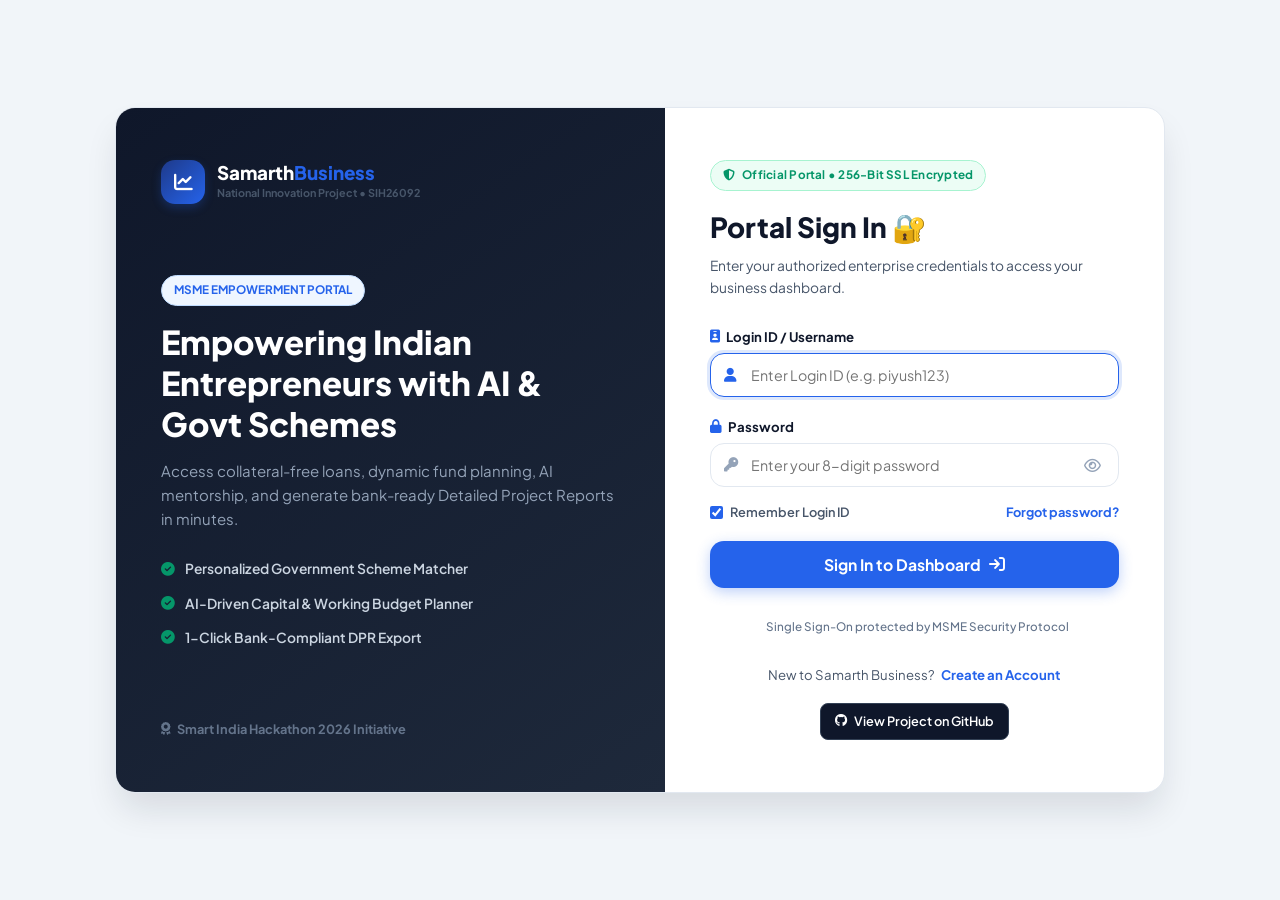
<file: index.html>
<!DOCTYPE html>
<html lang="en">
<head>
    <meta charset="UTF-8">
    <meta name="viewport" content="width=device-width, initial-scale=1.0">
    <title>Samarth Business | Loading...</title>
    <link rel="stylesheet" href="style.css">
    <script>
        // Smart Session Router
        const session = localStorage.getItem("samarth_user_session");
        if (session) {
            window.location.replace("dashboard.html");  
        } else {
            window.location.replace("login.html");
        }
    </script>
</head>
<body style="display: flex; align-items: center; justify-content: center; height: 100vh; font-family: 'Plus Jakarta Sans', sans-serif; background: #f8fafc;">
    <div style="text-align: center; padding: 2rem;">
        <div style="width: 50px; height: 50px; border: 4px solid #e2e8f0; border-top-color: #2563eb; border-radius: 50%; animation: spin 0.8s linear infinite; margin: 0 auto 1.5rem;"></div>
        <h2 style="color: #0f172a; margin-bottom: 0.5rem;">Loading Samarth Business...</h2>
        <p style="color: #64748b;">Redirecting to your portal...</p>
        <noscript>
            <p style="margin-top: 1rem;"><a href="login.html" style="color: #2563eb; font-weight: bold;">Click here to continue to Login</a></p>
        </noscript>
    </div>
    <style>
        @keyframes spin { to { transform: rotate(360deg); } }
    </style>
</body>
</html>
</file>
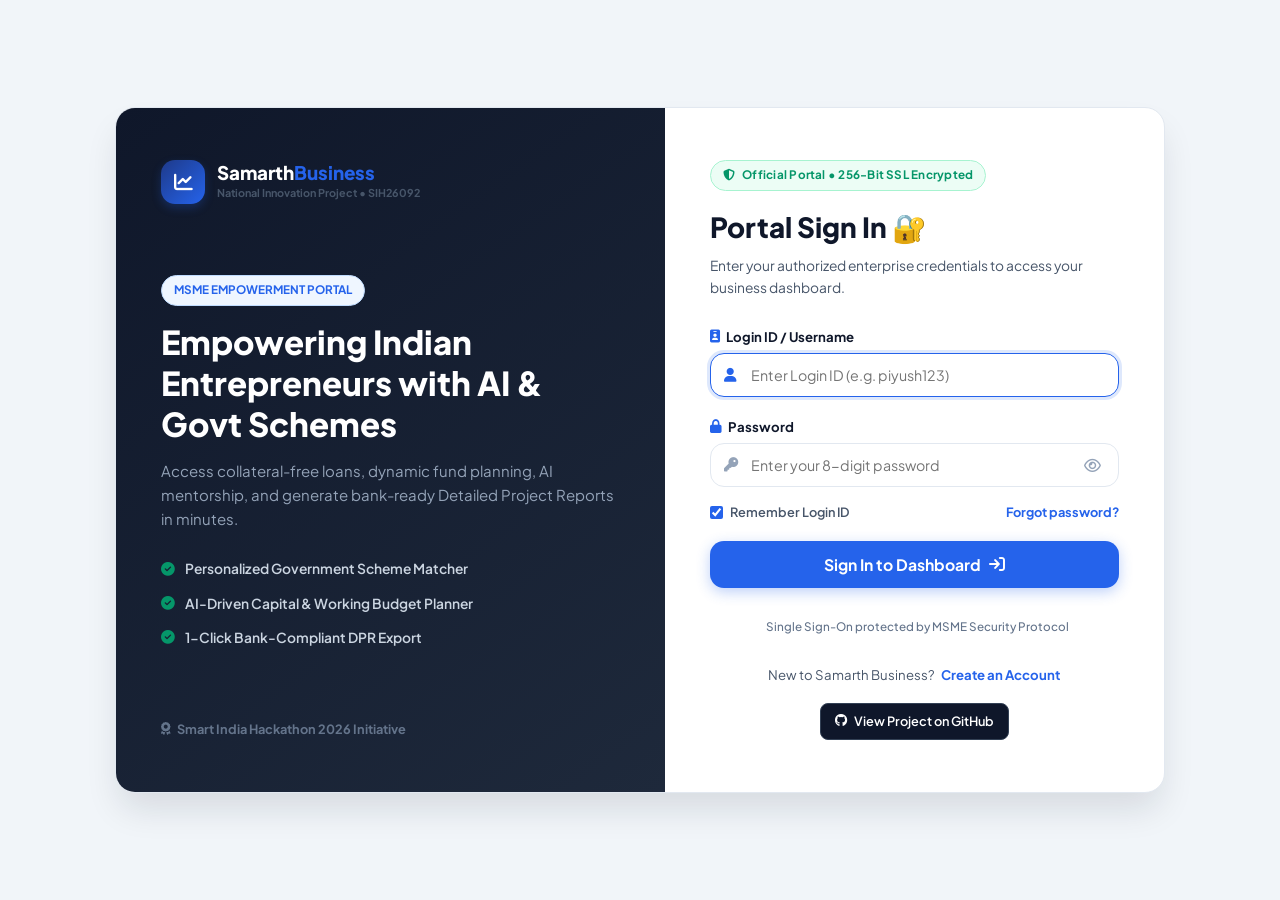
<file: dashboard.html>
<!DOCTYPE html>
<html lang="en">
<head>
    <meta charset="UTF-8">
    <meta name="viewport" content="width=device-width, initial-scale=1.0">
    <title>Enterprise Dashboard | Samarth Business (SIH26092)</title>

    <!-- Google Fonts: Plus Jakarta Sans -->
    <link rel="preconnect" href="https://fonts.googleapis.com">
    <link rel="preconnect" href="https://fonts.gstatic.com" crossorigin>
    <link href="https://fonts.googleapis.com/css2?family=Plus+Jakarta+Sans:wght@400;500;600;700;800&display=swap" rel="stylesheet">

    <!-- Font Awesome Icons -->
    <link rel="stylesheet" href="https://cdnjs.cloudflare.com/ajax/libs/font-awesome/6.5.1/css/all.min.css">
    <link rel="stylesheet" href="style.css">
</head>

<body>

    <!-- Toast Notification Container -->
    <div id="toast-container" class="toast-container"></div>

    <!-- ================= NAVBAR ================= -->
    <header class="navbar">
        <div class="brand">
            <div class="brand-icon">
                <i class="fa-solid fa-chart-line"></i>
            </div>
            <div>
                <h2>Samarth<span>Business</span></h2>
                <span class="sub-brand">Enterprise Dashboard • SIH26092</span>
            </div>
        </div>

        <nav class="nav-links">
            <a href="dashboard.html" class="active"><i class="fa-solid fa-gauge"></i> <span>Dashboard</span></a>
            <a href="schemes.html"><i class="fa-solid fa-landmark"></i> <span>Govt Schemes</span></a>
            <a href="profile.html"><i class="fa-regular fa-user"></i> <span>Business Profile</span></a>
            <a href="expenses.html"><i class="fa-solid fa-calculator"></i> <span>Expenses & Capital</span></a>
            <a href="ledger.html"><i class="fa-solid fa-book-journal-whills"></i> <span>Digital Khata</span></a>
            <a href="#assistant"><i class="fa-solid fa-robot"></i> <span>AI Co-Pilot</span></a>
        </nav>

        <div class="nav-actions">
            <!-- User Profile Greeting & Logout -->
            <div class="user-greeting-badge">
                <i class="fa-regular fa-circle-user"></i>
                <span id="user-display-name">Piyush</span>
            </div>
            <a href="https://github.com/piyush0025-0/SIH26092-Business-Platform" target="_blank" rel="noopener noreferrer" class="btn-github" title="View Source Code on GitHub">
                <i class="fa-brands fa-github"></i> <span>GitHub</span>
            </a>
            <a href="expenses.html" class="btn btn-sm btn-secondary">
                <i class="fa-solid fa-file-pdf" style="color: #e11d48;"></i> <span>Bank DPR</span>
            </a>
            <button id="logout-btn" class="btn btn-sm btn-outline-danger">
                <i class="fa-solid fa-right-from-bracket"></i> <span>Logout</span>
            </button>
        </div>
    </header>


    <!-- ================= HERO ================= -->
    <section class="hero" id="home">
        <div class="hero-content">
            <div class="hero-badge">
                <span class="pulse-dot"></span>
                <span>Smart India Hackathon • SIH26092 Enterprise Hub</span>
            </div>

            <h1>
                Launch, Fund &<br>
                <span class="gradient-text">Scale Your Business.</span>
            </h1>

            <p>
                Explore collateral-free government schemes, ask AI to dynamically generate your working capital budget, and download bank-compliant 1-page Detailed Project Reports (DPR).
            </p>

            <div class="hero-buttons">
                <a href="expenses.html" class="btn btn-primary btn-lg">
                    <i class="fa-solid fa-calculator"></i> <span>AI Expenses & Budget Planner</span>
                </a>
                <a href="schemes.html" class="btn btn-secondary btn-lg">
                    <i class="fa-solid fa-landmark"></i> <span>Explore Govt Schemes</span>
                </a>
            </div>

            <div class="hero-highlights-strip">
                <div class="strip-item"><i class="fa-solid fa-check-circle"></i> AI-Optimized Budgeting</div>
                <div class="strip-item"><i class="fa-solid fa-check-circle"></i> 15% - 35% Govt Subsidies</div>
                <div class="strip-item"><i class="fa-solid fa-check-circle"></i> Simplified Bank DPR</div>
            </div>
        </div>

        <div class="hero-dashboard-preview">
            <div class="preview-header">
                <div class="window-dots">
                    <span></span><span></span><span></span>
                </div>
                <span class="preview-title"><i class="fa-solid fa-circle-check" style="color: var(--emerald);"></i> Live Business Readiness</span>
            </div>

            <div class="preview-cards">
                <a href="schemes.html" class="p-card stat-blue" style="text-decoration: none; color: inherit; display: block; transition: var(--transition);">
                    <div class="p-card-header">
                        <span>SCHEME ELIGIBILITY</span>
                        <i class="fa-solid fa-award"></i>
                    </div>
                    <h4>PMEGP & Mudra Loan Fit</h4>
                    <div class="badge-pill pill-success"><i class="fa-solid fa-circle-check"></i> 90% Match Score</div>
                    <small style="color: var(--primary); font-weight: 700; display: flex; align-items: center; gap: 4px; margin-top: 8px;">Open Schemes Page <i class="fa-solid fa-arrow-right"></i></small>
                </a>

                <a href="expenses.html" class="p-card stat-emerald" style="text-decoration: none; color: inherit; display: block; transition: var(--transition);">
                    <div class="p-card-header">
                        <span>AI CAPITAL ALLOCATION</span>
                        <i class="fa-solid fa-chart-pie"></i>
                    </div>
                    <h4>Total Budget: ₹6,50,000</h4>
                    <div class="progress-bar-mini">
                        <div class="fill" style="width: 80%;"></div>
                    </div>
                    <small style="color: var(--emerald); font-weight: 700; display: flex; align-items: center; gap: 4px; margin-top: 8px;">Open Expenses Studio <i class="fa-solid fa-arrow-right"></i></small>
                </a>

                <a href="profile.html" class="p-card stat-purple" style="text-decoration: none; color: inherit; display: block; transition: var(--transition);">
                    <div class="p-card-header">
                        <span>ENTERPRISE PROFILE</span>
                        <i class="fa-regular fa-id-card"></i>
                    </div>
                    <h4>Piyush Enterprises</h4>
                    <p class="p-subtext">MSME Udyam Verified Profile.</p>
                    <small style="color: var(--purple); font-weight: 700; display: flex; align-items: center; gap: 4px; margin-top: 6px;">Manage Profile Page <i class="fa-solid fa-arrow-right"></i></small>
                </a>
            </div>
        </div>
    </section>


    <!-- ================= PROFILE ================= -->
    <section class="profile-section" id="profile">
        <div class="section-heading">
            <span class="section-tag">STEP 1 • ENTERPRISE PROFILE</span>
            <h2>Business & Promoter Information</h2>
            <p>Your details help our AI customize your capital allocation and identify eligible government subsidies.</p>
        </div>

        <div class="profile-card-wrapper">
            <form id="profile-form" class="form-grid">
                <div class="form-group">
                    <label for="prof-name"><i class="fa-regular fa-user"></i> Full Name</label>
                    <input type="text" id="prof-name" placeholder="e.g. Piyush" required value="Piyush">
                </div>

                <div class="form-group">
                    <label for="prof-contact"><i class="fa-solid fa-phone"></i> Mobile Number / Email</label>
                    <input type="text" id="prof-contact" placeholder="e.g. 9876543210" required value="9876543210">
                </div>

                <div class="form-group">
                    <label for="prof-stage"><i class="fa-solid fa-rocket"></i> Business Stage</label>
                    <select id="prof-stage">
                        <option value="New Business">New Business (Idea / Startup)</option>
                        <option value="Existing Business">Existing Business (Expansion)</option>
                    </select>
                </div>

                <div class="form-group">
                    <label for="prof-category"><i class="fa-solid fa-users"></i> Social Category (For Subsidies)</label>
                    <select id="prof-category">
                        <option value="General">General</option>
                        <option value="OBC">OBC (Other Backward Class)</option>
                        <option value="SC/ST">SC / ST (Special Benefits)</option>
                        <option value="Women Entrepreneur">Women Entrepreneur</option>
                        <option value="Minority">Minority Community</option>
                    </select>
                </div>

                <div class="form-group">
                    <label for="prof-interest"><i class="fa-solid fa-store"></i> Industry / Sector</label>
                    <input type="text" id="prof-interest" placeholder="e.g. Grocery, Garments, Cloud Kitchen, Services" value="Grocery & Retail Store">
                </div>

                <div class="form-group">
                    <label for="prof-savings"><i class="fa-solid fa-piggy-bank"></i> Own Investment / Savings (₹)</label>
                    <input type="number" id="prof-savings" placeholder="e.g. 150000" value="150000">
                </div>

                <div class="form-group">
                    <label for="prof-income"><i class="fa-solid fa-receipt"></i> Annual Family Income (₹)</label>
                    <input type="number" id="prof-income" placeholder="e.g. 300000" value="300000">
                </div>

                <div class="form-group">
                    <label for="prof-location"><i class="fa-solid fa-location-dot"></i> City & State</label>
                    <input type="text" id="prof-location" placeholder="e.g. Lucknow, Uttar Pradesh" value="Lucknow, Uttar Pradesh">
                </div>

                <div class="form-actions-full">
                    <button type="submit" class="btn btn-primary btn-lg">
                        <i class="fa-solid fa-check"></i> Save & Sync with AI Planner
                    </button>
                    <span class="security-note"><i class="fa-solid fa-lock"></i> Saved securely in your browser session.</span>
                </div>
            </form>
        </div>
    </section>


    <!-- ================= SCHEMES ================= -->
    <section class="schemes-section" id="schemes">
        <div class="section-heading">
            <span class="section-tag">STEP 2 • GOVERNMENT SCHEMES</span>
            <h2>Curated Government Schemes</h2>
            <p>Tap on any scheme to open its dedicated guidelines page with document checklists and official application portals:</p>
        </div>

        <!-- Scheme Filters -->
        <div class="scheme-filters">
            <button class="filter-btn active" data-filter="all"><i class="fa-solid fa-list"></i> All Schemes</button>
            <button class="filter-btn" data-filter="loan"><i class="fa-solid fa-shield"></i> Collateral-Free Loans</button>
            <button class="filter-btn" data-filter="subsidy"><i class="fa-solid fa-tags"></i> Government Subsidies</button>
            <button class="filter-btn" data-filter="micro"><i class="fa-solid fa-cart-shopping"></i> Micro / Street Retail</button>
        </div>

        <div class="scheme-grid" id="scheme-list-container">
            <!-- Populated dynamically via script.js -->
        </div>
    </section>


    <!-- ================= FUND PLANNER WITH AI BUDGETING ================= -->
    <section class="fund-section" id="fund-planner">
        <div class="section-heading">
            <span class="section-tag">STEP 3 • AI CAPITAL ARCHITECT</span>
            <h2>AI-Powered Capital Utilization Planner</h2>
            <p>Chat with AI or specify your trade to automatically calculate industry-specific capital allocation:</p>
        </div>

        <!-- AI Budget Prompt Box -->
        <div class="ai-budget-prompt-card">
            <div class="ai-prompt-header">
                <div class="prompt-icon"><i class="fa-solid fa-brain"></i></div>
                <div>
                    <h3>Ask AI to Plan Your Budget</h3>
                    <p>Describe your business idea and target budget, and our AI will calculate the ideal allocation for stock, machinery, and reserve.</p>
                </div>
            </div>

            <div class="ai-prompt-input-row">
                <input type="text" id="ai-budget-trade-input" placeholder="e.g. I want to start a small Grocery Store with ₹5 Lakhs, or a Cloud Kitchen with ₹3 Lakhs...">
                <button id="ai-generate-budget-btn" class="btn btn-primary">
                    <i class="fa-solid fa-wand-magic-sparkles"></i> <span>Generate AI Budget</span>
                </button>
            </div>

            <!-- Quick Trade Chips -->
            <div class="trade-preset-chips">
                <span class="trade-chip" data-trade="grocery" data-amount="500000"><i class="fa-solid fa-store"></i> Retail Grocery Shop (₹5L)</span>
                <span class="trade-chip" data-trade="food" data-amount="350000"><i class="fa-solid fa-utensils"></i> Cloud Kitchen / Fast Food (₹3.5L)</span>
                <span class="trade-chip" data-trade="manufacturing" data-amount="1000000"><i class="fa-solid fa-gears"></i> Small Fabrication / Mfg (₹10L)</span>
                <span class="trade-chip" data-trade="garments" data-amount="450000"><i class="fa-solid fa-shirt"></i> Garment Boutique (₹4.5L)</span>
            </div>

            <!-- AI Recommendation Insight Banner (Hidden by default, shown when AI runs) -->
            <div id="ai-budget-explanation" class="ai-explanation-box" style="display: none;">
                <i class="fa-solid fa-lightbulb"></i>
                <div id="ai-explanation-text">
                    <!-- Dynamic text inserted by script.js -->
                </div>
            </div>
        </div>

        <div class="fund-dashboard">
            <!-- Left: Dynamic Inputs -->
            <div class="fund-inputs-card">
                <h3><i class="fa-solid fa-sliders"></i> Capital Inputs</h3>

                <div class="slider-control">
                    <div class="slider-header">
                        <label>Expected / Sanctioned Bank Loan</label>
                        <span id="display-loan-amount" class="stat-highlight">₹5,00,000</span>
                    </div>
                    <input type="range" id="loan-range" min="50000" max="2500000" step="25000" value="500000">
                    <small class="slider-hint">Drag slider to adjust expected loan amount</small>
                </div>

                <div class="slider-control">
                    <div class="slider-header">
                        <label>Your Personal Investment (Savings)</label>
                        <span id="display-savings-amount" class="stat-highlight">₹1,50,000</span>
                    </div>
                    <input type="range" id="savings-range" min="10000" max="1000000" step="10000" value="150000">
                    <small class="slider-hint">Drag slider to set your personal equity contribution</small>
                </div>

                <div class="total-funds-display">
                    <div>
                        <span>TOTAL WORKING CAPITAL</span>
                        <h2 id="total-fund-value">₹6,50,000</h2>
                    </div>
                    <div class="badge-pill pill-indigo">
                        <i class="fa-solid fa-calculator"></i> Live Calculated
                    </div>
                </div>

                <!-- 1-Click Simplified Bank DPR CTA Button -->
                <div class="dpr-cta-box">
                    <div>
                        <strong>Simplified 1-Page Bank DPR</strong>
                        <p>Export a clean, simplified Detailed Project Report for bank loan credit approval.</p>
                    </div>
                    <button id="open-dpr-modal-btn" class="btn btn-primary">
                        <i class="fa-solid fa-file-pdf"></i> View & Download Bank DPR (PDF)
                    </button>
                </div>
            </div>

            <!-- Right: Dynamic Visual Allocation -->
            <div class="fund-breakdown-card" id="fund-breakdown-section">
                <div class="breakdown-header">
                    <div>
                        <h3><i class="fa-solid fa-chart-pie"></i> Capital Allocation Breakdown</h3>
                        <span id="current-trade-badge" class="badge-pill pill-indigo">Standard MSME Model</span>
                    </div>
                    <div class="breakdown-header-actions" style="display: flex; gap: 8px;">
                        <button type="button" id="btn-open-add-expense" class="btn btn-sm btn-outline-primary" title="Add custom expense category">
                            <i class="fa-solid fa-plus"></i> <span>Add Expense</span>
                        </button>
                        <button type="button" id="btn-reset-allocations" class="btn btn-sm btn-secondary" title="Reset to standard allocations">
                            <i class="fa-solid fa-rotate-left"></i> <span>Reset</span>
                        </button>
                    </div>
                </div>

                <!-- AI Expense Copilot Command Bar -->
                <div class="alloc-ai-control-box">
                    <div class="alloc-ai-bar">
                        <i class="fa-solid fa-wand-magic-sparkles alloc-ai-sparkle"></i>
                        <input type="text" id="alloc-ai-input" placeholder="Talk to AI to manage expenses (e.g. 'Add delivery bike ₹40k', 'Increase stock to 40%')...">
                        <button type="button" id="alloc-ai-btn" class="btn btn-sm btn-primary">
                            <span>Ask AI</span> <i class="fa-solid fa-bolt"></i>
                        </button>
                    </div>
                    <div class="alloc-quick-chips">
                        <span class="alloc-chip" data-ai-cmd="Increase initial stock by 10%"><i class="fa-solid fa-arrow-up"></i> +10% Stock</span>
                        <span class="alloc-chip" data-ai-cmd="Add expense: Delivery Two-Wheeler ₹45,000"><i class="fa-solid fa-motorcycle"></i> + Delivery Bike</span>
                        <span class="alloc-chip" data-ai-cmd="Add expense: CCTV & Billing POS Setup ₹25,000"><i class="fa-solid fa-cash-register"></i> + POS Billing</span>
                        <span class="alloc-chip" data-ai-cmd="Reduce emergency reserve by 5% and add to marketing"><i class="fa-solid fa-bullhorn"></i> + Marketing Boost</span>
                        <span class="alloc-chip" data-ai-cmd="Auto-balance all allocations to 100%"><i class="fa-solid fa-scale-balanced"></i> Auto-Balance</span>
                    </div>
                </div>

                <!-- Live Allocation Balance Status Bar -->
                <div class="alloc-status-bar" id="alloc-status-bar">
                    <div class="alloc-status-info">
                        <span class="alloc-status-label">Total Allocated:</span>
                        <span id="alloc-total-pct" class="alloc-status-pct badge-pill pill-emerald">100%</span>
                        <span id="alloc-total-val" class="alloc-status-amount">₹6,50,000</span>
                    </div>
                    <div class="alloc-status-actions">
                        <button type="button" id="btn-balance-alloc" class="btn-xs btn-outline-primary" style="display: none;">
                            <i class="fa-solid fa-scale-balanced"></i> Auto-Balance to 100%
                        </button>
                    </div>
                </div>

                <div class="breakdown-list" id="allocation-items">
                    <!-- Dynamic customizable rows inserted by script.js -->
                </div>
            </div>
        </div>
    </section>


    <!-- ================= AI ASSISTANT ================= -->
    <section class="assistant-section" id="assistant">
        <div class="assistant-wrapper">
            <div class="assistant-header">
                <div class="ai-avatar">
                    <i class="fa-solid fa-robot"></i>
                </div>
                <div>
                    <h2>Samarth AI Business Advisor</h2>
                    <p>24/7 intelligent answers in Hindi, Hinglish & English on Indian business schemes, bank loans, and smart capital management.</p>
                </div>
                <div class="ai-header-right">
                    <!-- Hindi / Hinglish / English Toggle -->
                    <div class="ai-lang-pill-group">
                        <button type="button" class="ai-lang-btn active" data-lang="hinglish" id="lang-btn-hinglish"><i class="fa-solid fa-language"></i> Hinglish</button>
                        <button type="button" class="ai-lang-btn" data-lang="hi" id="lang-btn-hi"><i class="fa-solid fa-om"></i> हिंदी</button>
                        <button type="button" class="ai-lang-btn" data-lang="en" id="lang-btn-en"><i class="fa-solid fa-globe"></i> English</button>
                    </div>
                    <div class="ai-status">
                        <span class="online-indicator"></span> Online 24/7
                    </div>
                </div>
            </div>

            <!-- Chat Window -->
            <div class="chat-viewport" id="chat-messages">
                <div class="chat-bubble bot">
                    <div class="bubble-icon"><i class="fa-solid fa-robot"></i></div>
                    <div class="bubble-content">
                        <strong>Namaste Piyush ji! 🙏</strong> Main hoon aapka Samarth AI Business Saathi. Aap mujhse sarkari schemes, bank DPR report, ya apne business ke expenses & budget manage karne ke baare me Hinglish ya English me kuch bhi pooch sakte hain!
                    </div>
                </div>
            </div>

            <!-- Quick Suggestions (Bilingual & Step-by-Step Guidance) -->
            <div class="suggestion-chips" id="assistant-suggestion-chips">
                <span class="chip" data-prompt="Mujhe naya business shuru karna hai, guide karo"><i class="fa-solid fa-compass"></i> Step-by-Step Business Guide</span>
                <span class="chip" data-prompt="Mudra Loan eligibility aur application process kya hai?"><i class="fa-solid fa-hand-holding-dollar"></i> Mudra Loan Guide</span>
                <span class="chip" data-prompt="PMEGP scheme me 35% subsidy kaise milegi?"><i class="fa-solid fa-percent"></i> PMEGP 35% Subsidy</span>
                <span class="chip" data-prompt="Mujhe Grocery / Kirana store ke liye ₹5 Lakh ka budget plan karna hai"><i class="fa-solid fa-store"></i> Plan ₹5L Grocery</span>
                <span class="chip" data-prompt="Add expense: Delivery Two-Wheeler ₹45,000"><i class="fa-solid fa-motorcycle"></i> + Delivery Bike (₹45k)</span>
                <span class="chip" data-prompt="Bank DPR report me kya kya hota hai?"><i class="fa-solid fa-file-invoice"></i> Bank DPR Guide</span>
            </div>

            <!-- Input Box -->
            <div class="chat-input-bar">
                <input type="text" id="ai-user-query" placeholder="Hinglish ya English me poochiye: 'Delivery bike add karo ₹40k', 'Stock 40% karo', 'Mudra loan kaise le'...">
                <button id="ai-submit-btn" class="btn btn-primary">
                    <span>Send</span> <i class="fa-solid fa-paper-plane"></i>
                </button>
            </div>
        </div>
    </section>


    <!-- ================= BUSINESS MANAGEMENT ================= -->
    <section class="business-section" id="business">
        <div style="display: flex; justify-content: space-between; align-items: flex-end; margin-bottom: 2rem; flex-wrap: wrap; gap: 1rem;">
            <div class="section-heading" style="margin-bottom: 0;">
                <span class="section-tag">DAILY BOOKKEEPING</span>
                <h2>Business Health & Financial Ledger</h2>
                <p>Record daily sales and overheads to automatically monitor your operating margins and net profit:</p>
            </div>
            <a href="ledger.html" class="btn btn-primary">
                <i class="fa-solid fa-book-journal-whills"></i> <span>Open Full Digital Khata</span>
            </a>
        </div>

        <div class="business-dashboard-grid">
            <div class="kpi-card stat-sales">
                <div class="kpi-top">
                    <span>TOTAL SALES</span>
                    <i class="fa-solid fa-arrow-trend-up"></i>
                </div>
                <h3 id="stat-sales-val">₹1,05,000</h3>
                <span class="trend-badge positive">+14.2% Growth</span>
            </div>

            <div class="kpi-card stat-purchases">
                <div class="kpi-top">
                    <span>INVENTORY PURCHASES</span>
                    <i class="fa-solid fa-boxes-stacked"></i>
                </div>
                <h3 id="stat-purchases-val">₹48,000</h3>
                <span class="trend-badge neutral">Stock Maintained</span>
            </div>

            <div class="kpi-card stat-expenses">
                <div class="kpi-top">
                    <span>OPERATING EXPENSES</span>
                    <i class="fa-solid fa-receipt"></i>
                </div>
                <h3 id="stat-expenses-val">₹21,000</h3>
                <span class="trend-badge warning">Rent & Utilities</span>
            </div>

            <div class="kpi-card stat-profit">
                <div class="kpi-top">
                    <span>ESTIMATED NET PROFIT</span>
                    <i class="fa-solid fa-circle-check"></i>
                </div>
                <h3 id="stat-profit-val">₹36,000</h3>
                <span class="trend-badge positive font-bold" id="dashboard-profit-margin-pill">Healthy Margin (34.3%)</span>
            </div>
        </div>

        <!-- Quick Entry Form -->
        <div class="quick-entry-container">
            <h4><i class="fa-solid fa-plus-circle"></i> Quick Transaction Logger</h4>
            <div class="quick-form-row">
                <input type="text" id="txn-desc" placeholder="Description (e.g. Supplier payment, Shop rent)">
                <select id="txn-type">
                    <option value="sale">Sale / Revenue (Income +)</option>
                    <option value="purchase">Inventory Purchase (Stock -)</option>
                    <option value="expense">Operating Expense (Rent/Bills -)</option>
                </select>
                <input type="number" id="txn-amount" placeholder="Amount (₹)">
                <button id="add-txn-btn" class="btn btn-secondary">
                    <i class="fa-solid fa-plus"></i> Record Entry
                </button>
            </div>
        </div>

        <!-- Recent Transactions Mini Journal -->
        <div class="ledger-card" style="margin-top: 1.5rem; margin-bottom: 0;">
            <div class="ledger-card-header">
                <h3>
                    <i class="fa-solid fa-clock-rotate-left" style="color: var(--primary);"></i>
                    <span>Recent Journal Entries</span>
                </h3>
                <a href="ledger.html" class="btn btn-sm btn-primary">
                    <span>View All Records in Digital Khata</span> <i class="fa-solid fa-arrow-right"></i>
                </a>
            </div>
            <div class="ledger-table-wrap">
                <table class="ledger-table">
                    <thead>
                        <tr>
                            <th style="width: 140px;">Date & Time</th>
                            <th>Description</th>
                            <th>Category</th>
                            <th>Payment Mode</th>
                            <th>Flow Type</th>
                            <th style="text-align: right;">Amount (₹)</th>
                        </tr>
                    </thead>
                    <tbody id="dashboard-recent-ledger-tbody">
                        <!-- Populated dynamically via script.js -->
                    </tbody>
                </table>
            </div>
        </div>
    </section>


    <!-- ================= FOOTER ================= -->
    <footer class="footer">
        <div class="footer-inner">
            <div class="footer-brand">
                <div class="brand">
                    <div class="brand-icon">
                        <i class="fa-solid fa-chart-line"></i>
                    </div>
                    <div>
                        <h2>Samarth<span>Business</span></h2>
                        <span class="sub-brand">National Project • SIH26092</span>
                    </div>
                </div>
                <p>Empowering micro and small enterprises across India with AI-powered capital budgeting, scheme linkage, and bank proposals.</p>
            </div>

            <div class="footer-links">
                <strong>Platform Navigation</strong>
                <a href="schemes.html">Government Schemes</a>
                <a href="expenses.html">Capital & Expense Studio</a>
                <a href="profile.html">Business Profile & Scorecard</a>
                <a href="ledger.html">Digital Khata & Ledger</a>
                <a href="https://github.com/piyush0025-0/SIH26092-Business-Platform" target="_blank" rel="noopener noreferrer"><i class="fa-brands fa-github"></i> GitHub Repository</a>
            </div>

            <div class="footer-official">
                <strong>Smart India Hackathon</strong>
                <p class="sih-tag"><i class="fa-solid fa-award"></i> Problem Statement ID: SIH26092</p>
                <p class="copyright">© 2026 Samarth Business Platform. Dedicated to Indian MSME growth.</p>
            </div>
        </div>
    </footer>


    <!-- ==========================================================================
         CUSTOM EXPENSE ADD / EDIT MODAL
         ========================================================================== -->
    <div id="expense-modal-overlay" class="custom-modal-overlay">
        <div class="custom-modal-card">
            <div class="custom-modal-header">
                <h3 id="expense-modal-title"><i class="fa-solid fa-coins"></i> Add Custom Expense</h3>
                <button type="button" id="expense-modal-close" class="custom-modal-close" aria-label="Close"><i class="fa-solid fa-xmark"></i></button>
            </div>
            <form id="expense-modal-form" class="custom-modal-form">
                <input type="hidden" id="expense-edit-index" value="-1">
                <div class="form-group">
                    <label for="expense-name-input"><i class="fa-solid fa-tag"></i> Expense Category / Name</label>
                    <input type="text" id="expense-name-input" placeholder="e.g. Electric Delivery Scooter, Cold Storage, CCTV" required>
                </div>
                <div class="form-group">
                    <label for="expense-purpose-input"><i class="fa-solid fa-align-left"></i> Description / Purpose</label>
                    <input type="text" id="expense-purpose-input" placeholder="e.g. For swift doorstep customer orders" required>
                </div>
                <div class="modal-form-row">
                    <div class="form-group">
                        <label for="expense-pct-input"><i class="fa-solid fa-percent"></i> Allocation Percentage (%)</label>
                        <input type="number" id="expense-pct-input" min="1" max="80" step="1" value="10" required>
                    </div>
                    <div class="form-group">
                        <label for="expense-icon-select"><i class="fa-solid fa-icons"></i> Category Icon</label>
                        <select id="expense-icon-select">
                            <option value="fa-boxes-packing">📦 Inventory / Goods</option>
                            <option value="fa-shop">🏪 Shop Fixture / Interior</option>
                            <option value="fa-gears">⚙️ Machinery / Equipment</option>
                            <option value="fa-motorcycle">🛵 Delivery / Logistics</option>
                            <option value="fa-cash-register">💻 Tech / Software / POS</option>
                            <option value="fa-coins">🪙 Working Capital / Buffer</option>
                            <option value="fa-bullhorn">📢 Marketing & Signage</option>
                            <option value="fa-shield-heart">🛡️ Contingency / Reserve</option>
                            <option value="fa-bolt">⚡ Solar / Utilities</option>
                            <option value="fa-snowflake">❄️ Cold Storage / Freezer</option>
                        </select>
                    </div>
                </div>
                <div class="custom-modal-actions">
                    <button type="button" id="expense-modal-cancel" class="btn btn-secondary">Cancel</button>
                    <button type="submit" id="expense-modal-submit" class="btn btn-primary">
                        <i class="fa-solid fa-check"></i> <span id="expense-modal-btn-text">Save Expense</span>
                    </button>
                </div>
            </form>
        </div>
    </div>

    <!-- ==========================================================================
         SIMPLIFIED OFFICIAL BANK DPR (DETAILED PROJECT REPORT) MODAL
         ========================================================================== -->
    <div id="dpr-modal-overlay" class="dpr-modal-overlay">
        <div class="dpr-modal-content">
            <!-- Modal Actions Bar (Hidden in Print) -->
            <div class="dpr-modal-bar no-print">
                <div class="dpr-modal-title">
                    <i class="fa-solid fa-file-pdf" style="color: var(--rose);"></i>
                    <span>Simplified Bank DPR (1-Page Credit Report)</span>
                </div>
                <div class="dpr-modal-buttons">
                    <button id="dpr-print-btn" class="btn btn-primary btn-sm">
                        <i class="fa-solid fa-print"></i> Print / Save as PDF
                    </button>
                    <button id="dpr-close-btn" class="btn btn-secondary btn-sm">
                        <i class="fa-solid fa-xmark"></i> Close
                    </button>
                </div>
            </div>

            <!-- Simplified Printable Official Bank Document -->
            <div class="dpr-printable-doc" id="dpr-printable-doc">
                <div class="dpr-doc-header">
                    <div class="dpr-emblem-box">
                        <i class="fa-solid fa-landmark"></i>
                        <span>MSME CREDIT</span>
                    </div>
                    <div class="dpr-header-center">
                        <h2>PROJECT CREDIT REPORT (DPR)</h2>
                        <h4>FOR MICRO & SMALL ENTERPRISE LOAN APPLICATION</h4>
                        <p>Prepared under Samarth Business Platform • SIH26092</p>
                    </div>
                    <div class="dpr-header-meta">
                        <span id="dpr-ref-no">REF: SIH-DPR-2026-089</span>
                        <span id="dpr-date">Date: 01/10/2026</span>
                        <span class="badge-status">STATUS: SUBMISSION READY</span>
                    </div>
                </div>

                <div class="dpr-divider"></div>

                <!-- 1. Promoter & Business Details -->
                <div class="dpr-section">
                    <h3 class="dpr-sec-title">1. APPLICANT & BUSINESS PROFILE</h3>
                    <table class="dpr-table">
                        <tr>
                            <td><strong>Promoter Name:</strong></td>
                            <td id="dpr-promoter-name">Piyush</td>
                            <td><strong>Business Stage:</strong></td>
                            <td id="dpr-promoter-stage">New Business (Startup)</td>
                        </tr>
                        <tr>
                            <td><strong>Mobile / Email:</strong></td>
                            <td id="dpr-promoter-contact">9876543210</td>
                            <td><strong>Social Category:</strong></td>
                            <td id="dpr-promoter-category">General / MSME</td>
                        </tr>
                        <tr>
                            <td><strong>Industry / Trade:</strong></td>
                            <td id="dpr-promoter-sector">Retail Grocery Store</td>
                            <td><strong>Location:</strong></td>
                            <td id="dpr-promoter-location">Lucknow, Uttar Pradesh</td>
                        </tr>
                    </table>
                </div>

                <!-- 2. Project Cost & Means of Finance -->
                <div class="dpr-section">
                    <h3 class="dpr-sec-title">2. MEANS OF FINANCE</h3>
                    <table class="dpr-table">
                        <thead>
                            <tr>
                                <th>Funding Component</th>
                                <th>Amount (₹)</th>
                                <th>Share (%)</th>
                                <th>Financing Remarks</th>
                            </tr>
                        </thead>
                        <tbody>
                            <tr>
                                <td><strong>Promoter's Equity (Own Savings)</strong></td>
                                <td id="dpr-val-savings">₹1,50,000</td>
                                <td id="dpr-pct-savings">23.08%</td>
                                <td>Promoter Margin Money (Available in Account)</td>
                            </tr>
                            <tr>
                                <td><strong>Term / Working Capital Loan Required</strong></td>
                                <td id="dpr-val-loan">₹5,00,000</td>
                                <td id="dpr-pct-loan">76.92%</td>
                                <td>Requested Credit Facility from Bank</td>
                            </tr>
                            <tr class="table-total-row">
                                <td><strong>TOTAL PROJECT OUTLAY</strong></td>
                                <td id="dpr-val-total">₹6,50,000</td>
                                <td>100.00%</td>
                                <td><strong>Debt-Equity Ratio: <span id="dpr-der-ratio">3.33 : 1</span></strong></td>
                            </tr>
                        </tbody>
                    </table>
                </div>

                <!-- 3. Simplified Budget Allocation -->
                <div class="dpr-section">
                    <h3 class="dpr-sec-title">3. CAPITAL ALLOCATION & UTILIZATION</h3>
                    <table class="dpr-table">
                        <thead>
                            <tr>
                                <th>Item Description</th>
                                <th>Allocation Purpose</th>
                                <th>Share (%)</th>
                                <th>Amount (₹)</th>
                            </tr>
                        </thead>
                        <tbody id="dpr-allocation-tbody">
                            <!-- Populated dynamically via script.js -->
                        </tbody>
                    </table>
                </div>

                <!-- 4. Government Scheme & Subsidy Linkage -->
                <div class="dpr-section">
                    <h3 class="dpr-sec-title">4. GOVERNMENT SCHEME LINKAGE</h3>
                    <div class="dpr-scheme-box">
                        <div class="dpr-scheme-col">
                            <strong>Target Scheme:</strong>
                            <span id="dpr-scheme-name">Pradhan Mantri Mudra Yojana (PMMY)</span>
                        </div>
                        <div class="dpr-scheme-col">
                            <strong>Subsidy / Benefit:</strong>
                            <span id="dpr-scheme-subsidy" style="color: #059669; font-weight: 700;">Collateral-Free Institutional Loan</span>
                        </div>
                        <div class="dpr-scheme-col">
                            <strong>Security Status:</strong>
                            <span>Exempt under CGTMSE / PMMY Guidelines</span>
                        </div>
                    </div>
                </div>

                <!-- 5. Simplified Signatures -->
                <div class="dpr-section dpr-sign-section">
                    <div class="dpr-sign-box">
                        <p>I confirm that the above project cost and funding figures reflect my business requirements.</p>
                        <div class="dpr-sign-line">
                            <strong>Signature of Applicant</strong>
                        </div>
                    </div>

                    <div class="dpr-sign-box">
                        <p>Verified for credit appraisal under MSME Priority Sector Lending.</p>
                        <div class="dpr-sign-line">
                            <strong>Branch Manager / Credit Officer Stamp</strong>
                        </div>
                    </div>
                </div>

                <div class="dpr-footer-note">
                    <p>Report generated via Samarth Business Platform (SIH26092). Formatted to standard Indian Banking Credit Guidelines.</p>
                </div>
            </div>
        </div>
    </div>

    <script src="script.js"></script>
    <script>
        // Check session: if not logged in, redirect to login.html
        const session = localStorage.getItem("samarth_user_session");
        if (!session) {
            window.location.href = "login.html";
        } else {
            try {
                const user = JSON.parse(session);
                const userName = user.name || "Piyush";
                const userDisplay = document.getElementById("user-display-name");
                if (userDisplay) userDisplay.textContent = userName;
                const profName = document.getElementById("prof-name");
                if (profName) profName.value = userName;
                const dprPromoter = document.getElementById("dpr-promoter-name");
                if (dprPromoter) dprPromoter.textContent = userName;
                const dprContact = document.getElementById("dpr-promoter-contact");
                if (dprContact && user.mobile) dprContact.textContent = user.mobile;
                const dprBiz = document.getElementById("dpr-promoter-sector");
                if (dprBiz && user.businessName) dprBiz.textContent = user.businessName;
            } catch(e) {}
        }

        // Logout
        document.getElementById("logout-btn").addEventListener("click", () => {
            localStorage.removeItem("samarth_user_session");
            window.location.href = "login.html";
        });
    </script>
</body>
</html>
</file>
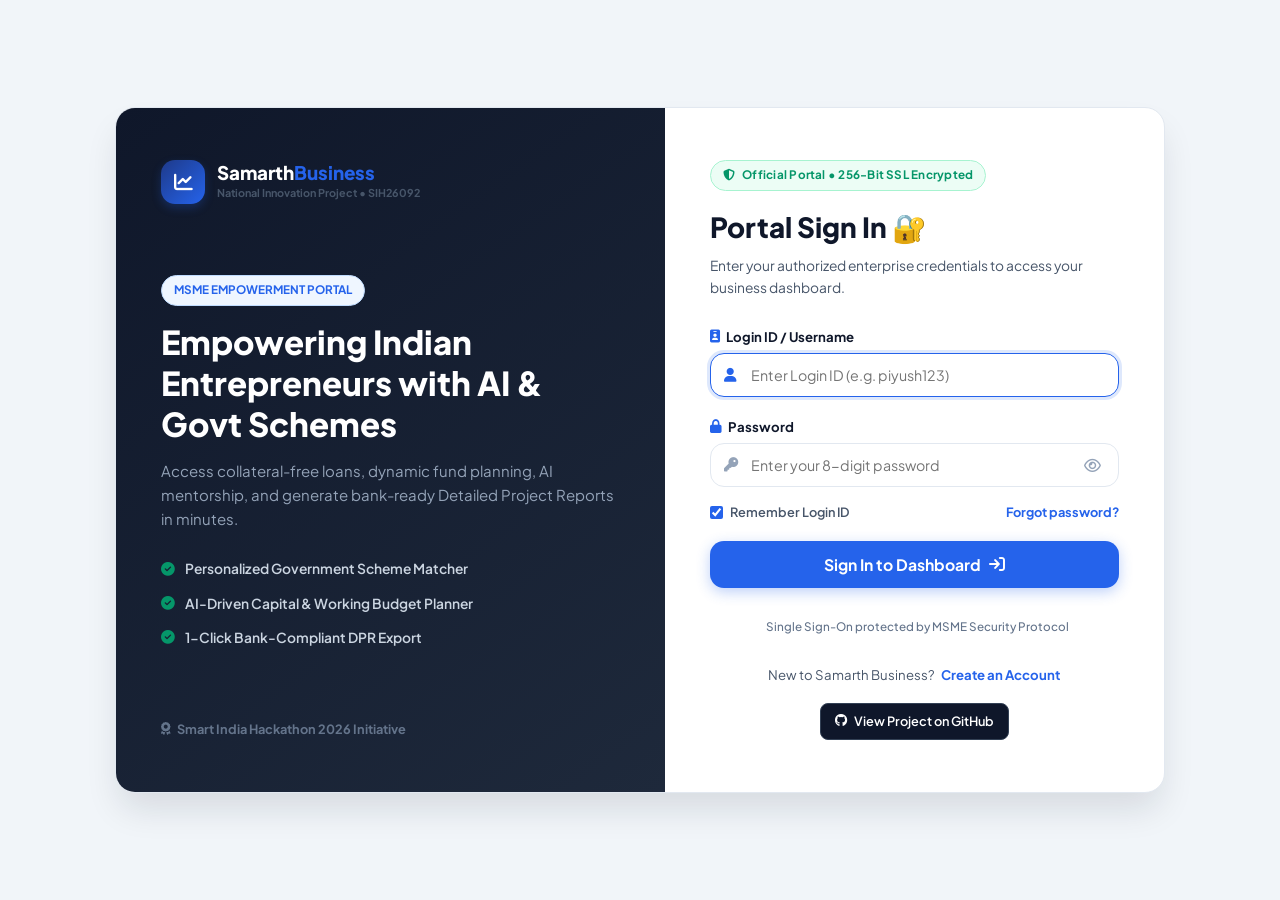
<file: expenses.html>
<!DOCTYPE html>
<html lang="en">
<head>
    <meta charset="UTF-8">
    <meta name="viewport" content="width=device-width, initial-scale=1.0">
    <title>Capital Allocation & Expenses | Samarth Business (SIH26092)</title>

    <!-- Google Fonts -->
    <link rel="preconnect" href="https://fonts.googleapis.com">
    <link rel="preconnect" href="https://fonts.gstatic.com" crossorigin>
    <link href="https://fonts.googleapis.com/css2?family=Plus+Jakarta+Sans:wght@400;500;600;700;800&display=swap" rel="stylesheet">

    <!-- Font Awesome -->
    <link rel="stylesheet" href="https://cdnjs.cloudflare.com/ajax/libs/font-awesome/6.5.1/css/all.min.css">
    <link rel="stylesheet" href="style.css">
</head>

<body class="detail-body">

    <!-- Toast Notification Container -->
    <div id="toast-container" class="toast-container"></div>

    <!-- ================= NAVBAR ================= -->
    <header class="navbar">
        <div class="brand">
            <div class="brand-icon">
                <i class="fa-solid fa-chart-line"></i>
            </div>
            <div>
                <h2>Samarth<span>Business</span></h2>
                <span class="sub-brand">Expenses Studio • SIH26092</span>
            </div>
        </div>

        <nav class="nav-links">
            <a href="dashboard.html"><i class="fa-solid fa-gauge"></i> <span>Dashboard</span></a>
            <a href="ledger.html"><i class="fa-solid fa-book-journal-whills"></i> <span>Digital Khata</span></a>
            <a href="schemes.html"><i class="fa-solid fa-landmark"></i> <span>Govt Schemes</span></a>
            <a href="profile.html"><i class="fa-regular fa-user"></i> <span>Business Profile</span></a>
            <a href="expenses.html" class="active"><i class="fa-solid fa-calculator"></i> <span>Expenses & Capital</span></a>
        </nav>

        <div class="nav-actions">
            <!-- User Profile Greeting & Logout -->
            <div class="user-greeting-badge">
                <i class="fa-regular fa-circle-user"></i>
                <span id="user-display-name">Piyush</span>
            </div>
            <a href="https://github.com/piyush0025-0/SIH26092-Business-Platform" target="_blank" rel="noopener noreferrer" class="btn-github" title="View Source Code on GitHub">
                <i class="fa-brands fa-github"></i> <span>GitHub</span>
            </a>
            <button id="open-dpr-nav-btn" class="btn btn-sm btn-secondary">
                <i class="fa-solid fa-file-pdf" style="color: #e11d48;"></i> <span>Bank DPR</span>
            </button>
            <button id="logout-btn" class="btn btn-sm btn-outline-danger">
                <i class="fa-solid fa-right-from-bracket"></i> <span>Logout</span>
            </button>
        </div>
    </header>


    <!-- ================= EXPENSES PAGE CONTAINER ================= -->
    <main class="page-container">
        <!-- Page Banner -->
        <div class="page-banner">
            <div class="page-banner-content">
                <div class="page-breadcrumbs">
                    <a href="dashboard.html"><i class="fa-solid fa-house"></i> Dashboard</a>
                    <i class="fa-solid fa-chevron-right" style="font-size: 0.7rem;"></i>
                    <span>Expenses & Capital Allocation</span>
                </div>
                <h1><i class="fa-solid fa-calculator" style="color: var(--primary);"></i> Capital Allocation & Expense Studio</h1>
                <p>Manage working capital inputs, talk to AI in Hinglish or English to add and adjust business expenses, and export bank-ready Detailed Project Reports in minutes.</p>
            </div>
            <div class="page-banner-actions">
                <button id="open-dpr-modal-btn" class="btn btn-primary">
                    <i class="fa-solid fa-file-pdf"></i> <span>View & Download Bank DPR</span>
                </button>
            </div>
        </div>

        <!-- AI Budget Prompt Card -->
        <div class="ai-budget-prompt-card" style="margin-bottom: 2rem;">
            <div class="ai-prompt-header">
                <div class="prompt-icon"><i class="fa-solid fa-brain"></i></div>
                <div>
                    <h3>Ask AI to Plan Your Trade Budget</h3>
                    <p>Describe your business trade and target budget in Hinglish or English (e.g. <em>"Kirana store ₹5 lakh me plan karo"</em>), and our AI will calculate the ideal breakdown.</p>
                </div>
            </div>

            <div class="ai-prompt-input-row">
                <input type="text" id="ai-budget-trade-input" placeholder="e.g. I want to start a small Grocery Store with ₹5 Lakhs, or a Cloud Kitchen with ₹3.5 Lakhs...">
                <button id="ai-generate-budget-btn" class="btn btn-primary">
                    <i class="fa-solid fa-wand-magic-sparkles"></i> <span>Generate AI Budget</span>
                </button>
            </div>

            <!-- Quick Trade Chips -->
            <div class="trade-preset-chips">
                <span class="trade-chip" data-trade="grocery" data-amount="500000"><i class="fa-solid fa-store"></i> Retail Grocery Shop (₹5L)</span>
                <span class="trade-chip" data-trade="food" data-amount="350000"><i class="fa-solid fa-utensils"></i> Cloud Kitchen / Fast Food (₹3.5L)</span>
                <span class="trade-chip" data-trade="bakery" data-amount="600000"><i class="fa-solid fa-cake-candles"></i> Bakery & Sweets (₹6L)</span>
                <span class="trade-chip" data-trade="manufacturing" data-amount="1000000"><i class="fa-solid fa-gears"></i> Small Fabrication / Mfg (₹10L)</span>
                <span class="trade-chip" data-trade="garments" data-amount="450000"><i class="fa-solid fa-shirt"></i> Garment Boutique (₹4.5L)</span>
                <span class="trade-chip" data-trade="pharmacy" data-amount="500000"><i class="fa-solid fa-prescription-bottle-medical"></i> Medical Store (₹5L)</span>
            </div>

            <!-- AI Recommendation Insight Banner -->
            <div id="ai-budget-explanation" class="ai-explanation-box" style="display: none;">
                <i class="fa-solid fa-lightbulb"></i>
                <div id="ai-explanation-text"></div>
            </div>
        </div>

        <!-- Dual-Column Studio -->
        <div class="fund-dashboard">
            <!-- Left: Capital Inputs Card -->
            <div class="fund-inputs-card">
                <h3><i class="fa-solid fa-sliders"></i> Capital Inputs</h3>

                <div class="slider-control">
                    <div class="slider-header">
                        <label>Expected / Sanctioned Bank Loan</label>
                        <span id="display-loan-amount" class="stat-highlight">₹5,00,000</span>
                    </div>
                    <input type="range" id="loan-range" min="50000" max="2500000" step="25000" value="500000">
                    <small class="slider-hint">Drag slider to adjust expected bank loan amount</small>
                </div>

                <div class="slider-control">
                    <div class="slider-header">
                        <label>Your Personal Investment (Savings / Equity)</label>
                        <span id="display-savings-amount" class="stat-highlight">₹1,50,000</span>
                    </div>
                    <input type="range" id="savings-range" min="10000" max="1000000" step="10000" value="150000">
                    <small class="slider-hint">Drag slider to set your own equity contribution</small>
                </div>

                <div class="total-funds-display">
                    <div>
                        <span>TOTAL WORKING CAPITAL</span>
                        <h2 id="total-fund-value">₹6,50,000</h2>
                    </div>
                    <div class="badge-pill pill-indigo">
                        <i class="fa-solid fa-calculator"></i> Live Calculated
                    </div>
                </div>

                <!-- 1-Click Simplified Bank DPR CTA Button -->
                <div class="dpr-cta-box">
                    <div>
                        <strong>Simplified 1-Page Bank DPR</strong>
                        <p>Export a clean, simplified Detailed Project Report for bank loan credit approval.</p>
                    </div>
                    <button type="button" class="btn btn-primary" onclick="openDprModal()">
                        <i class="fa-solid fa-file-pdf"></i> View & Download Bank DPR (PDF)
                    </button>
                </div>
            </div>

            <!-- Right: Dynamic Visual Allocation -->
            <div class="fund-breakdown-card" id="fund-breakdown-section">
                <div class="breakdown-header">
                    <div>
                        <h3><i class="fa-solid fa-chart-pie"></i> Capital Allocation Breakdown</h3>
                        <span id="current-trade-badge" class="badge-pill pill-indigo">Standard MSME Model</span>
                    </div>
                    <div class="breakdown-header-actions" style="display: flex; gap: 8px;">
                        <button type="button" id="btn-open-add-expense" class="btn btn-sm btn-outline-primary" title="Add custom expense category">
                            <i class="fa-solid fa-plus"></i> <span>Add Expense</span>
                        </button>
                        <button type="button" id="btn-reset-allocations" class="btn btn-sm btn-secondary" title="Reset to standard allocations">
                            <i class="fa-solid fa-rotate-left"></i> <span>Reset</span>
                        </button>
                    </div>
                </div>

                <!-- AI Expense Copilot Command Bar (Hinglish Supported) -->
                <div class="alloc-ai-control-box">
                    <div class="alloc-ai-bar">
                        <i class="fa-solid fa-wand-magic-sparkles alloc-ai-sparkle"></i>
                        <input type="text" id="alloc-ai-input" placeholder="Hinglish/English me bolo: 'Delivery bike add karo ₹40k', 'Stock 45% karo', 'Marketing kam karo'...">
                        <button type="button" id="alloc-ai-btn" class="btn btn-sm btn-primary">
                            <span>Ask AI</span> <i class="fa-solid fa-bolt"></i>
                        </button>
                    </div>
                    <div class="alloc-quick-chips">
                        <span class="alloc-chip" data-ai-cmd="Stock allocation ko 40% tak increase kar do"><i class="fa-solid fa-arrow-up"></i> +10% Stock</span>
                        <span class="alloc-chip" data-ai-cmd="Add expense: Delivery Two-Wheeler ₹45,000"><i class="fa-solid fa-motorcycle"></i> + Delivery Bike</span>
                        <span class="alloc-chip" data-ai-cmd="Add expense: CCTV & Billing POS Setup ₹25,000"><i class="fa-solid fa-cash-register"></i> + POS Billing</span>
                        <span class="alloc-chip" data-ai-cmd="Reduce emergency reserve by 5% and add to marketing"><i class="fa-solid fa-bullhorn"></i> + Marketing Boost</span>
                        <span class="alloc-chip" data-ai-cmd="Auto-balance all allocations to 100%"><i class="fa-solid fa-scale-balanced"></i> Auto-Balance</span>
                    </div>
                </div>

                <!-- Live Allocation Balance Status Bar -->
                <div class="alloc-status-bar" id="alloc-status-bar">
                    <div class="alloc-status-info">
                        <span class="alloc-status-label">Total Allocated:</span>
                        <span id="alloc-total-pct" class="alloc-status-pct badge-pill pill-emerald">100%</span>
                        <span id="alloc-total-val" class="alloc-status-amount">₹6,50,000</span>
                    </div>
                    <div class="alloc-status-actions">
                        <button type="button" id="btn-balance-alloc" class="btn-xs btn-outline-primary" style="display: none;">
                            <i class="fa-solid fa-scale-balanced"></i> Auto-Balance to 100%
                        </button>
                    </div>
                </div>

                <div class="breakdown-list" id="allocation-items">
                    <!-- Dynamic customizable rows inserted by script.js -->
                </div>
            </div>
        </div>

        <!-- ================= EMBEDDED AI ASSISTANT ON EXPENSES PAGE ================= -->
        <section class="assistant-section" id="assistant" style="margin-top: 3.5rem; border-radius: var(--radius-lg); border: 1px solid var(--border);">
            <div class="assistant-wrapper">
                <div class="assistant-header">
                    <div class="ai-avatar">
                        <i class="fa-solid fa-robot"></i>
                    </div>
                    <div>
                        <h2>Samarth AI Business Advisor</h2>
                        <p>24/7 intelligent answers in Hindi, Hinglish & English on business expenses, loan guidelines, and subsidies.</p>
                    </div>
                    <div class="ai-header-right">
                        <!-- Hindi / Hinglish / English Toggle -->
                        <div class="ai-lang-pill-group">
                            <button type="button" class="ai-lang-btn active" data-lang="hinglish" id="lang-btn-hinglish"><i class="fa-solid fa-language"></i> Hinglish</button>
                            <button type="button" class="ai-lang-btn" data-lang="hi" id="lang-btn-hi"><i class="fa-solid fa-om"></i> हिंदी</button>
                            <button type="button" class="ai-lang-btn" data-lang="en" id="lang-btn-en"><i class="fa-solid fa-globe"></i> English</button>
                        </div>
                        <div class="ai-status">
                            <span class="online-indicator"></span> Online 24/7
                        </div>
                    </div>
                </div>

                <!-- Chat Window -->
                <div class="chat-viewport" id="chat-messages">
                    <div class="chat-bubble bot">
                        <div class="bubble-icon"><i class="fa-solid fa-robot"></i></div>
                        <div class="bubble-content">
                            <strong>Namaste! 🙏</strong> Main hoon aapka Samarth AI Business Saathi. Aap mujhse sarkari schemes, bank DPR report, ya apne business ke expenses & budget manage karne ke baare me Hindi, Hinglish ya English me kuch bhi pooch sakte hain!
                        </div>
                    </div>
                </div>

                <!-- Quick Suggestions (Bilingual & Step-by-Step Guidance) -->
                <div class="suggestion-chips" id="assistant-suggestion-chips">
                    <span class="chip" data-prompt="Mujhe naya business shuru karna hai, guide karo"><i class="fa-solid fa-compass"></i> Step-by-Step Business Guide</span>
                    <span class="chip" data-prompt="Mudra Loan eligibility aur application process kya hai?"><i class="fa-solid fa-hand-holding-dollar"></i> Mudra Loan Guide</span>
                    <span class="chip" data-prompt="PMEGP scheme me 35% subsidy kaise milegi?"><i class="fa-solid fa-percent"></i> PMEGP 35% Subsidy</span>
                    <span class="chip" data-prompt="Mujhe Grocery / Kirana store ke liye ₹5 Lakh ka budget plan karna hai"><i class="fa-solid fa-store"></i> Plan ₹5L Grocery</span>
                    <span class="chip" data-prompt="Add expense: Delivery Two-Wheeler ₹45,000"><i class="fa-solid fa-motorcycle"></i> + Delivery Bike (₹45k)</span>
                    <span class="chip" data-prompt="Bank DPR report me kya kya hota hai?"><i class="fa-solid fa-file-invoice"></i> Bank DPR Guide</span>
                </div>

                <!-- Input Box -->
                <div class="chat-input-bar">
                    <input type="text" id="ai-user-query" placeholder="Hinglish ya English me poochiye: 'Delivery bike add karo ₹40k', 'Stock 40% karo', 'Mudra loan kaise le'...">
                    <button id="ai-submit-btn" class="btn btn-primary">
                        <span>Send</span> <i class="fa-solid fa-paper-plane"></i>
                    </button>
                </div>
            </div>
        </section>
    </main>

    <!-- ================= CUSTOM EXPENSE ADD / EDIT MODAL ================= -->
    <div id="expense-modal-overlay" class="custom-modal-overlay">
        <div class="custom-modal-card">
            <div class="custom-modal-header">
                <h3 id="expense-modal-title"><i class="fa-solid fa-coins"></i> Add Custom Expense</h3>
                <button type="button" id="expense-modal-close" class="custom-modal-close" aria-label="Close"><i class="fa-solid fa-xmark"></i></button>
            </div>
            <form id="expense-modal-form" class="custom-modal-form">
                <input type="hidden" id="expense-edit-index" value="-1">
                <div class="form-group">
                    <label for="expense-name-input"><i class="fa-solid fa-tag"></i> Expense Category / Name</label>
                    <input type="text" id="expense-name-input" placeholder="e.g. Electric Delivery Scooter, Cold Storage, CCTV" required>
                </div>
                <div class="form-group">
                    <label for="expense-purpose-input"><i class="fa-solid fa-align-left"></i> Description / Purpose</label>
                    <input type="text" id="expense-purpose-input" placeholder="e.g. For swift doorstep customer orders" required>
                </div>
                <div class="modal-form-row">
                    <div class="form-group">
                        <label for="expense-pct-input"><i class="fa-solid fa-percent"></i> Allocation Percentage (%)</label>
                        <input type="number" id="expense-pct-input" min="1" max="80" step="1" value="10" required>
                    </div>
                    <div class="form-group">
                        <label for="expense-icon-select"><i class="fa-solid fa-icons"></i> Category Icon</label>
                        <select id="expense-icon-select">
                            <option value="fa-boxes-packing">📦 Inventory / Goods</option>
                            <option value="fa-shop">🏪 Shop Fixture / Interior</option>
                            <option value="fa-gears">⚙️ Machinery / Equipment</option>
                            <option value="fa-motorcycle">🛵 Delivery / Logistics</option>
                            <option value="fa-cash-register">💻 Tech / Software / POS</option>
                            <option value="fa-coins">🪙 Working Capital / Buffer</option>
                            <option value="fa-bullhorn">📢 Marketing & Signage</option>
                            <option value="fa-shield-heart">🛡️ Contingency / Reserve</option>
                            <option value="fa-bolt">⚡ Solar / Utilities</option>
                            <option value="fa-snowflake">❄️ Cold Storage / Freezer</option>
                        </select>
                    </div>
                </div>
                <div class="custom-modal-actions">
                    <button type="button" id="expense-modal-cancel" class="btn btn-secondary">Cancel</button>
                    <button type="submit" id="expense-modal-submit" class="btn btn-primary">
                        <i class="fa-solid fa-check"></i> <span id="expense-modal-btn-text">Save Expense</span>
                    </button>
                </div>
            </form>
        </div>
    </div>

    <!-- ================= SIMPLIFIED OFFICIAL BANK DPR MODAL ================= -->
    <div id="dpr-modal-overlay" class="dpr-modal-overlay">
        <div class="dpr-modal-content">
            <!-- Modal Actions Bar (Hidden in Print) -->
            <div class="dpr-modal-bar no-print">
                <div class="dpr-modal-title">
                    <i class="fa-solid fa-file-pdf" style="color: var(--rose);"></i>
                    <span>Simplified Bank DPR (1-Page Credit Report)</span>
                </div>
                <div class="dpr-modal-buttons">
                    <button id="dpr-print-btn" class="btn btn-primary btn-sm">
                        <i class="fa-solid fa-print"></i> Print / Save as PDF
                    </button>
                    <button id="dpr-close-btn" class="btn btn-secondary btn-sm">
                        <i class="fa-solid fa-xmark"></i> Close
                    </button>
                </div>
            </div>

            <!-- Single Page Bank-Compliant Credit DPR Template -->
            <div class="bank-dpr-sheet" id="bank-dpr-printable-sheet">
                <div class="dpr-header">
                    <div class="dpr-header-left">
                        <h2>DETAILED PROJECT APPRAISAL REPORT (DPR)</h2>
                        <span class="dpr-sub">Credit Appraisal Summary for MSME Term Loan & Working Capital</span>
                    </div>
                    <div class="dpr-header-right">
                        <span class="dpr-doc-tag">FORM: MSME-DPR-2026</span>
                        <span class="dpr-confidential">STRICTLY CONFIDENTIAL</span>
                    </div>
                </div>

                <div class="dpr-divider"></div>

                <!-- 1. Promoter & Business Details -->
                <div class="dpr-section">
                    <h3 class="dpr-sec-title">1. APPLICANT & BUSINESS PROFILE</h3>
                    <table class="dpr-table">
                        <tr>
                            <td><strong>Promoter Name:</strong></td>
                            <td id="dpr-promoter-name">Piyush</td>
                            <td><strong>Business Stage:</strong></td>
                            <td id="dpr-promoter-stage">New Business (Startup)</td>
                        </tr>
                        <tr>
                            <td><strong>Mobile / Email:</strong></td>
                            <td id="dpr-promoter-contact">9876543210</td>
                            <td><strong>Social Category:</strong></td>
                            <td id="dpr-promoter-category">General / MSME</td>
                        </tr>
                        <tr>
                            <td><strong>Industry / Trade:</strong></td>
                            <td id="dpr-promoter-sector">Retail Consumer Goods</td>
                            <td><strong>Unit Location:</strong></td>
                            <td id="dpr-promoter-location">India</td>
                        </tr>
                    </table>
                </div>

                <!-- 2. Financial Summary & Means of Finance -->
                <div class="dpr-section">
                    <h3 class="dpr-sec-title">2. MEANS OF FINANCE & CAPITAL OUTLAY</h3>
                    <div class="dpr-finance-grid">
                        <div class="dpr-kpi-box">
                            <span>TOTAL PROJECT COST</span>
                            <strong id="dpr-total-outlay">₹6,50,000</strong>
                        </div>
                        <div class="dpr-kpi-box">
                            <span>REQUESTED BANK LOAN</span>
                            <strong id="dpr-loan-outlay" style="color: var(--primary);">₹5,00,000 (76.92%)</strong>
                        </div>
                        <div class="dpr-kpi-box">
                            <span>PROMOTER EQUITY (SAVINGS)</span>
                            <strong id="dpr-savings-outlay" style="color: var(--emerald);">₹1,50,000 (23.08%)</strong>
                        </div>
                        <div class="dpr-kpi-box">
                            <span>DEBT-TO-EQUITY RATIO</span>
                            <strong id="dpr-der-ratio">3.33</strong>
                        </div>
                    </div>
                </div>

                <!-- 3. Capital Allocation & Utilization Breakdown -->
                <div class="dpr-section">
                    <h3 class="dpr-sec-title">3. CAPITAL ALLOCATION & UTILIZATION</h3>
                    <table class="dpr-table">
                        <thead>
                            <tr>
                                <th>Expense Category</th>
                                <th>Operational Purpose</th>
                                <th style="text-align: right;">Allocation %</th>
                                <th style="text-align: right;">Amount (₹)</th>
                            </tr>
                        </thead>
                        <tbody id="dpr-allocation-tbody">
                            <!-- Injected dynamically by script.js -->
                        </tbody>
                    </table>
                </div>

                <!-- 4. Scheme Linkage & Declarations -->
                <div class="dpr-section">
                    <h3 class="dpr-sec-title">4. GOVERNMENT SCHEME LINKAGE & UNDERTAKING</h3>
                    <p class="dpr-text">
                        The applicant is eligible for credit enhancement under <strong>PMEGP / Pradhan Mantri Mudra Yojana (PMMY)</strong> with potential margin money government subsidy. Loan requested is intended to be secured under <strong>CGTMSE collateral-free guarantee</strong>.
                    </p>
                    <div class="dpr-signatures">
                        <div class="sig-block">
                            <div class="sig-line"></div>
                            <span>Signature of Applicant / Promoter</span>
                        </div>
                        <div class="sig-block">
                            <div class="sig-line"></div>
                            <span>Branch Credit Officer / Bank Seal</span>
                        </div>
                    </div>
                </div>

                <div class="dpr-footer-note">
                    <p>Report generated via Samarth Business Platform (SIH26092). Formatted to standard Indian Banking Credit Guidelines.</p>
                </div>
            </div>
        </div>
    </div>

    <!-- Footer -->
    <footer class="footer">
        <div class="footer-inner">
            <div class="footer-brand">
                <div class="brand">
                    <div class="brand-icon">
                        <i class="fa-solid fa-chart-line"></i>
                    </div>
                    <div>
                        <h2>Samarth<span>Business</span></h2>
                        <span class="sub-brand">National Project • SIH26092</span>
                    </div>
                </div>
                <p>National Business Empowerment Platform for Indian MSMEs & Micro-Entrepreneurs.</p>
            </div>
            <div class="footer-links">
                <strong>Quick Links</strong>
                <a href="dashboard.html">Dashboard</a>
                <a href="ledger.html">Digital Khata</a>
                <a href="schemes.html">Government Schemes</a>
                <a href="profile.html">Business Profile</a>
                <a href="https://github.com/piyush0025-0/SIH26092-Business-Platform" target="_blank" rel="noopener noreferrer"><i class="fa-brands fa-github"></i> GitHub Repository</a>
            </div>
            <div class="footer-official">
                <p class="sih-tag"><i class="fa-solid fa-award"></i> Problem Statement ID: SIH26092</p>
                <p class="copyright">© 2026 Samarth Business Platform. Dedicated to Indian MSME growth.</p>
            </div>
        </div>
    </footer>

    <script src="script.js"></script>
    <script>
        // Check session
        const session = localStorage.getItem("samarth_user_session");
        if (!session) {
            window.location.href = "login.html";
        } else {
            try {
                const user = JSON.parse(session);
                const userName = user.name || "Piyush";
                const userDisplay = document.getElementById("user-display-name");
                if (userDisplay) userDisplay.textContent = userName;
                const dprName = document.getElementById("dpr-promoter-name");
                if (dprName) dprName.textContent = userName;
            } catch(e) {}
        }

        // Logout
        const logoutBtn = document.getElementById("logout-btn");
        if (logoutBtn) {
            logoutBtn.addEventListener("click", () => {
                localStorage.removeItem("samarth_user_session");
                window.location.href = "login.html";
            });
        }
    </script>
</body>
</html>
</file>
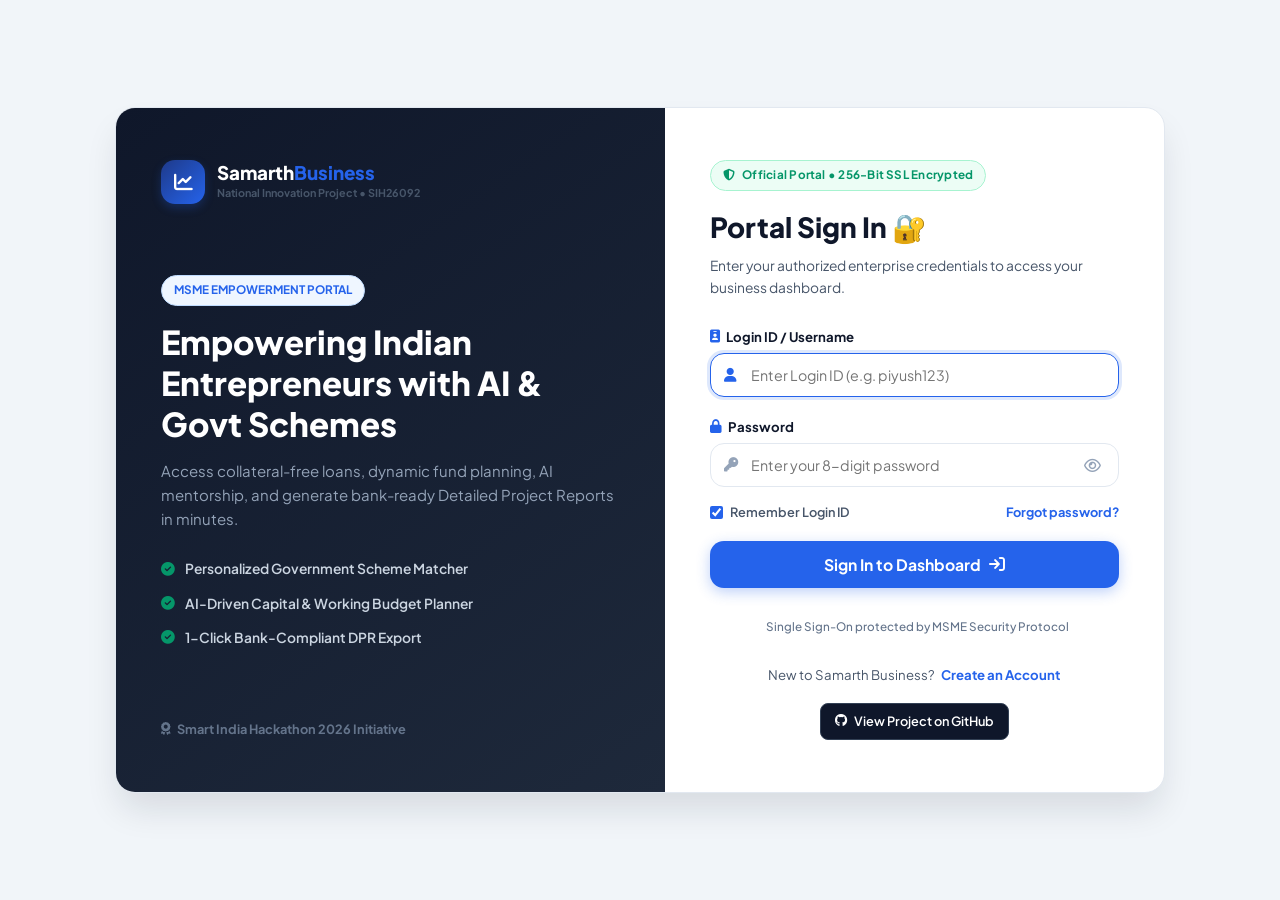
<file: ledger.html>
<!DOCTYPE html>
<html lang="en">
<head>
    <meta charset="UTF-8">
    <meta name="viewport" content="width=device-width, initial-scale=1.0">
    <title>Digital Khata & Financial Ledger | Samarth Business (SIH26092)</title>

    <!-- Google Fonts -->
    <link rel="preconnect" href="https://fonts.googleapis.com">
    <link rel="preconnect" href="https://fonts.gstatic.com" crossorigin>
    <link href="https://fonts.googleapis.com/css2?family=Plus+Jakarta+Sans:wght@400;500;600;700;800&display=swap" rel="stylesheet">

    <!-- Font Awesome -->
    <link rel="stylesheet" href="https://cdnjs.cloudflare.com/ajax/libs/font-awesome/6.5.1/css/all.min.css">
    <link rel="stylesheet" href="style.css">
</head>

<body class="detail-body">

    <!-- Toast Notification Container -->
    <div id="toast-container" class="toast-container"></div>

    <!-- ================= NAVBAR ================= -->
    <header class="navbar">
        <div class="brand">
            <div class="brand-icon">
                <i class="fa-solid fa-chart-line"></i>
            </div>
            <div>
                <h2>Samarth<span>Business</span></h2>
                <span class="sub-brand">Digital Khata Portal • SIH26092</span>
            </div>
        </div>

        <nav class="nav-links">
            <a href="dashboard.html"><i class="fa-solid fa-gauge"></i> <span>Dashboard</span></a>
            <a href="schemes.html"><i class="fa-solid fa-landmark"></i> <span>Govt Schemes</span></a>
            <a href="profile.html"><i class="fa-regular fa-user"></i> <span>Business Profile</span></a>
            <a href="expenses.html"><i class="fa-solid fa-calculator"></i> <span>Expenses & Capital</span></a>
            <a href="ledger.html" class="active"><i class="fa-solid fa-book-journal-whills"></i> <span>Digital Khata</span></a>
            <a href="dashboard.html#assistant"><i class="fa-solid fa-robot"></i> <span>AI Co-Pilot</span></a>
        </nav>

        <div class="nav-actions">
            <!-- User Profile Greeting & Logout -->
            <div class="user-greeting-badge">
                <i class="fa-regular fa-circle-user"></i>
                <span id="user-display-name">Piyush</span>
            </div>
            <a href="https://github.com/piyush0025-0/SIH26092-Business-Platform" target="_blank" rel="noopener noreferrer" class="btn-github" title="View Source Code on GitHub">
                <i class="fa-brands fa-github"></i> <span>GitHub</span>
            </a>
            <a href="expenses.html" class="btn btn-sm btn-secondary">
                <i class="fa-solid fa-file-pdf" style="color: #e11d48;"></i> <span>Bank DPR</span>
            </a>
            <button id="logout-btn" class="btn btn-sm btn-outline-danger">
                <i class="fa-solid fa-right-from-bracket"></i> <span>Logout</span>
            </button>
        </div>
    </header>


    <!-- ================= MAIN CONTENT ================= -->
    <main class="page-container">
        <!-- Page Banner -->
        <div class="page-banner">
            <div class="page-banner-content">
                <div class="page-breadcrumbs">
                    <a href="dashboard.html"><i class="fa-solid fa-house"></i> Dashboard</a>
                    <i class="fa-solid fa-chevron-right" style="font-size: 0.7rem;"></i>
                    <span>Digital Khata & Financial Ledger</span>
                </div>
                <h1><i class="fa-solid fa-book-journal-whills" style="color: var(--primary);"></i> Digital Khata & Financial Ledger</h1>
                <p>Record daily sales, vendor purchases, and operational overheads to monitor operating profit margins, cash balances, and maintain bank-verifiable credit records.</p>
            </div>
            <div class="page-banner-actions">
                <button type="button" class="btn btn-primary" id="open-record-modal-btn">
                    <i class="fa-solid fa-plus-circle"></i> <span>Add Transaction</span>
                </button>
                <button type="button" class="btn btn-secondary" id="export-csv-btn">
                    <i class="fa-solid fa-file-excel" style="color: #10b981;"></i> <span>Export CSV</span>
                </button>
                <button type="button" class="btn btn-secondary" onclick="window.print()">
                    <i class="fa-solid fa-print"></i> <span>Print Statement</span>
                </button>
            </div>
        </div>

        <!-- ================= HERO FINANCIAL METRICS (6 KPIS) ================= -->
        <div class="ledger-hero-kpis">
            <div class="ledger-kpi" style="border-top: 4px solid var(--emerald);">
                <div class="ledger-kpi-top">
                    <span>Total Sales / Revenue</span>
                    <i class="fa-solid fa-arrow-trend-up" style="color: var(--emerald);"></i>
                </div>
                <div class="ledger-kpi-val" id="ledger-sales-val">₹1,05,000</div>
                <div class="ledger-kpi-sub" style="color: var(--emerald);">
                    <i class="fa-solid fa-circle-check"></i> <span>Operating Cash Inflow</span>
                </div>
            </div>

            <div class="ledger-kpi" style="border-top: 4px solid var(--primary);">
                <div class="ledger-kpi-top">
                    <span>Inventory Purchases</span>
                    <i class="fa-solid fa-boxes-stacked" style="color: var(--primary);"></i>
                </div>
                <div class="ledger-kpi-val" id="ledger-purchases-val">₹48,000</div>
                <div class="ledger-kpi-sub" style="color: var(--primary);">
                    <i class="fa-solid fa-warehouse"></i> <span>Stock Replenished</span>
                </div>
            </div>

            <div class="ledger-kpi" style="border-top: 4px solid var(--amber);">
                <div class="ledger-kpi-top">
                    <span>Operating Expenses</span>
                    <i class="fa-solid fa-receipt" style="color: var(--amber);"></i>
                </div>
                <div class="ledger-kpi-val" id="ledger-expenses-val">₹21,000</div>
                <div class="ledger-kpi-sub" style="color: var(--amber);">
                    <i class="fa-solid fa-bolt"></i> <span>Rent, Bills & Staff</span>
                </div>
            </div>

            <div class="ledger-kpi" style="border-top: 4px solid #059669; background: #f0fdf4;">
                <div class="ledger-kpi-top">
                    <span>Estimated Net Profit</span>
                    <i class="fa-solid fa-sack-dollar" style="color: #059669;"></i>
                </div>
                <div class="ledger-kpi-val" id="ledger-profit-val" style="color: #059669;">₹36,000</div>
                <div class="ledger-kpi-sub" style="color: #059669;">
                    <i class="fa-solid fa-chart-line"></i> <span id="ledger-margin-pill">Healthy Margin (34.3%)</span>
                </div>
            </div>

            <div class="ledger-kpi" style="border-top: 4px solid #8b5cf6;">
                <div class="ledger-kpi-top">
                    <span>Operating Margin</span>
                    <i class="fa-solid fa-percent" style="color: #8b5cf6;"></i>
                </div>
                <div class="ledger-kpi-val" id="ledger-margin-val" style="color: #6d28d9;">34.29%</div>
                <div class="ledger-kpi-sub" style="color: #6d28d9;">
                    <i class="fa-solid fa-shield-halved"></i> <span>Benchmark: 15% - 40%</span>
                </div>
            </div>

            <div class="ledger-kpi" style="border-top: 4px solid var(--slate);">
                <div class="ledger-kpi-top">
                    <span>Total Recorded Entries</span>
                    <i class="fa-solid fa-list-check" style="color: var(--slate);"></i>
                </div>
                <div class="ledger-kpi-val" id="ledger-count-val">7</div>
                <div class="ledger-kpi-sub" style="color: var(--text-muted);">
                    <i class="fa-solid fa-clock-rotate-left"></i> <span>Synced in Browser</span>
                </div>
            </div>
        </div>

        <!-- ================= CASHFLOW & MARGIN PROPORTION BAR ================= -->
        <div class="cashflow-meter-card">
            <div style="display: flex; justify-content: space-between; align-items: center;">
                <h4 style="font-size: 1rem; font-weight: 800; color: var(--dark); display: flex; align-items: center; gap: 8px;">
                    <i class="fa-solid fa-chart-pie" style="color: var(--primary);"></i> Revenue & Cost Outflow Proportions
                </h4>
                <span class="badge-pill pill-emerald"><i class="fa-solid fa-circle-check"></i> Profitable MSME Cashflow</span>
            </div>
            
            <div class="cashflow-progress-bar">
                <div class="cashflow-segment" id="meter-purchases" style="width: 45.71%; background: #2563eb;" title="Inventory Purchases"></div>
                <div class="cashflow-segment" id="meter-expenses" style="width: 20.00%; background: #f59e0b;" title="Operating Expenses"></div>
                <div class="cashflow-segment" id="meter-profit" style="width: 34.29%; background: #10b981;" title="Net Profit"></div>
            </div>

            <div class="cashflow-legend">
                <div class="cashflow-legend-item">
                    <span class="cashflow-dot" style="background: #2563eb;"></span>
                    <span>Inventory Cost: <strong id="pct-purchases-label">45.7%</strong></span>
                </div>
                <div class="cashflow-legend-item">
                    <span class="cashflow-dot" style="background: #f59e0b;"></span>
                    <span>Operating Overheads: <strong id="pct-expenses-label">20.0%</strong></span>
                </div>
                <div class="cashflow-legend-item">
                    <span class="cashflow-dot" style="background: #10b981;"></span>
                    <span>Net Margin Retained: <strong id="pct-profit-label">34.3%</strong></span>
                </div>
            </div>
        </div>

        <!-- ================= INTERACTIVE FILTER & SEARCH BAR ================= -->
        <div class="ledger-controls-card">
            <div class="ledger-filter-row">
                <div class="input-with-icon">
                    <i class="fa-solid fa-magnifying-glass input-prefix-icon"></i>
                    <input type="text" id="filter-search" placeholder="Search by description, party name, or bill no...">
                </div>

                <select id="filter-type">
                    <option value="all">All Types (All Flows)</option>
                    <option value="sale">Sales / Inflow (+)</option>
                    <option value="purchase">Inventory Purchase (-)</option>
                    <option value="expense">Operating Expense (-)</option>
                </select>

                <select id="filter-mode">
                    <option value="all">All Payment Modes</option>
                    <option value="UPI / QR">UPI / QR Code</option>
                    <option value="Cash">Cash</option>
                    <option value="Bank Transfer">Bank Transfer / NEFT</option>
                </select>

                <select id="filter-sort">
                    <option value="newest">Date: Newest First</option>
                    <option value="oldest">Date: Oldest First</option>
                    <option value="amount-high">Amount: High to Low</option>
                    <option value="amount-low">Amount: Low to High</option>
                </select>

                <button type="button" class="btn btn-secondary btn-sm" id="reset-filters-btn" title="Reset all filters">
                    <i class="fa-solid fa-rotate-left"></i> <span>Reset</span>
                </button>
            </div>
        </div>

        <!-- ================= COMPLETE LEDGER JOURNAL TABLE ================= -->
        <div class="ledger-card">
            <div class="ledger-card-header">
                <h3>
                    <i class="fa-solid fa-list-check" style="color: var(--primary);"></i>
                    <span>Journal Entries Log</span>
                    <span class="badge-pill pill-indigo" id="filtered-count-badge" style="margin-left: 8px;">7 Entries</span>
                </h3>
                <div style="font-size: 0.85rem; color: var(--text-muted); font-weight: 600;">
                    <i class="fa-solid fa-shield-check" style="color: #059669;"></i> Bank-Appraisal Standard Bookkeeping
                </div>
            </div>

            <div class="ledger-table-wrap">
                <table class="ledger-table">
                    <thead>
                        <tr>
                            <th style="width: 130px;">Date & Time</th>
                            <th>Description & Reference</th>
                            <th>Category</th>
                            <th>Payment Mode</th>
                            <th>Flow Type</th>
                            <th style="text-align: right; width: 140px;">Amount (₹)</th>
                            <th style="text-align: center; width: 80px;" class="no-print">Action</th>
                        </tr>
                    </thead>
                    <tbody id="ledger-tbody">
                        <!-- Populated dynamically via JavaScript -->
                    </tbody>
                </table>
            </div>

            <!-- Empty State Container -->
            <div id="ledger-empty-state" style="display: none; text-align: center; padding: 4rem 2rem;">
                <i class="fa-solid fa-file-circle-question" style="font-size: 3rem; color: #94a3b8; margin-bottom: 1rem;"></i>
                <h3 style="color: var(--dark); margin-bottom: 6px;">No transactions match your search</h3>
                <p style="color: var(--text-muted); font-size: 0.92rem; max-width: 450px; margin: 0 auto 1.5rem;">
                    Try adjusting your filters or record a new transaction entry into your digital journal.
                </p>
                <button type="button" class="btn btn-primary" onclick="openRecordModal()">
                    <i class="fa-solid fa-plus-circle"></i> Add Transaction Now
                </button>
            </div>
        </div>
    </main>


    <!-- ================= ADD / EDIT TRANSACTION MODAL ================= -->
    <div id="record-modal-overlay" class="custom-modal-overlay">
        <div class="custom-modal-card" style="max-width: 550px;">
            <div class="custom-modal-header">
                <h3><i class="fa-solid fa-plus-circle" style="color: var(--primary);"></i> Record New Transaction</h3>
                <button type="button" id="record-modal-close" class="custom-modal-close" aria-label="Close modal">
                    <i class="fa-solid fa-xmark"></i>
                </button>
            </div>

            <form id="record-txn-form" class="custom-modal-form">
                <!-- Transaction Type Buttons -->
                <div class="form-group">
                    <label><i class="fa-solid fa-shuffle"></i> Transaction Flow Type</label>
                    <div style="display: grid; grid-template-columns: 1fr 1fr 1fr; gap: 8px;">
                        <button type="button" class="btn btn-sm btn-outline-success txn-type-select active" data-type="sale" style="border-radius: 8px; font-weight: 700;">
                            <i class="fa-solid fa-plus"></i> Sale (+)
                        </button>
                        <button type="button" class="btn btn-sm btn-outline-primary txn-type-select" data-type="purchase" style="border-radius: 8px; font-weight: 700;">
                            <i class="fa-solid fa-boxes-stacked"></i> Purchase (-)
                        </button>
                        <button type="button" class="btn btn-sm btn-outline-warning txn-type-select" data-type="expense" style="border-radius: 8px; font-weight: 700;">
                            <i class="fa-solid fa-receipt"></i> Expense (-)
                        </button>
                    </div>
                    <input type="hidden" id="modal-txn-type" value="sale">
                </div>

                <div class="form-group">
                    <label for="modal-txn-desc"><i class="fa-solid fa-tag"></i> Description / Party Name</label>
                    <input type="text" id="modal-txn-desc" placeholder="e.g. Counter Cash Sales, Wholesale Spices restock, Shop rent" required>
                </div>

                <div class="modal-form-row">
                    <div class="form-group">
                        <label for="modal-txn-amount"><i class="fa-solid fa-indian-rupee-sign"></i> Amount (₹)</label>
                        <input type="number" id="modal-txn-amount" min="1" step="any" placeholder="e.g. 25000" required>
                    </div>
                    <div class="form-group">
                        <label for="modal-txn-category"><i class="fa-solid fa-layer-group"></i> Category</label>
                        <select id="modal-txn-category">
                            <option value="Counter Sales">🏪 Retail Counter Sales</option>
                            <option value="Online / Bulk Order">📦 Bulk / Corporate Order</option>
                            <option value="Raw Material / Inventory">📦 Goods / Stock Purchase</option>
                            <option value="Shop Rent">🏢 Shop / Godown Rent</option>
                            <option value="Electricity / Bills">⚡ Electricity & Utilities</option>
                            <option value="Staff Wages">👥 Staff Wages / Salary</option>
                            <option value="Logistics & Delivery">🛵 Transport & Delivery</option>
                            <option value="Packaging & Misc">🏷️ Packaging & Misc</option>
                        </select>
                    </div>
                </div>

                <div class="modal-form-row">
                    <div class="form-group">
                        <label for="modal-txn-mode"><i class="fa-solid fa-credit-card"></i> Payment Mode</label>
                        <select id="modal-txn-mode">
                            <option value="UPI / QR">📱 UPI / QR Code</option>
                            <option value="Cash">💵 Cash</option>
                            <option value="Bank Transfer">🏦 Bank Transfer / NEFT</option>
                            <option value="Cheque">📜 Cheque</option>
                        </select>
                    </div>
                    <div class="form-group">
                        <label for="modal-txn-ref"><i class="fa-solid fa-receipt"></i> Bill / Ref No. (Optional)</label>
                        <input type="text" id="modal-txn-ref" placeholder="e.g. INV-1049">
                    </div>
                </div>

                <div class="custom-modal-actions">
                    <button type="button" id="record-modal-cancel" class="btn btn-secondary">Cancel</button>
                    <button type="submit" class="btn btn-primary">
                        <i class="fa-solid fa-check"></i> <span>Save Entry to Ledger</span>
                    </button>
                </div>
            </form>
        </div>
    </div>


    <!-- ================= FOOTER ================= -->
    <footer class="footer">
        <div class="footer-inner">
            <div class="footer-brand">
                <div class="brand">
                    <div class="brand-icon">
                        <i class="fa-solid fa-chart-line"></i>
                    </div>
                    <div>
                        <h2>Samarth<span>Business</span></h2>
                        <span class="sub-brand">National Project • SIH26092</span>
                    </div>
                </div>
                <p>National Business Empowerment Platform for Indian MSMEs & Micro-Entrepreneurs.</p>
            </div>
            <div class="footer-links">
                <strong>Platform Navigation</strong>
                <a href="dashboard.html">Dashboard</a>
                <a href="schemes.html">Government Schemes</a>
                <a href="profile.html">Business Profile</a>
                <a href="expenses.html">Expenses & Capital</a>
                <a href="ledger.html">Digital Khata</a>
                <a href="https://github.com/piyush0025-0/SIH26092-Business-Platform" target="_blank" rel="noopener noreferrer"><i class="fa-brands fa-github"></i> GitHub Repository</a>
            </div>
            <div class="footer-official">
                <p class="sih-tag"><i class="fa-solid fa-award"></i> Problem Statement ID: SIH26092</p>
                <p class="copyright">© 2026 Samarth Business Platform. Dedicated to Indian MSME growth.</p>
            </div>
        </div>
    </footer>


    <!-- ================= SCRIPT LOGIC ================= -->
    <script>
        // Check session
        const session = localStorage.getItem("samarth_user_session");
        if (!session) {
            window.location.href = "login.html";
        } else {
            try {
                const user = JSON.parse(session);
                const userName = user.name || "Piyush";
                const userDisplay = document.getElementById("user-display-name");
                if (userDisplay) userDisplay.textContent = userName;
            } catch(e) {}
        }

        // Logout
        const logoutBtn = document.getElementById("logout-btn");
        if (logoutBtn) {
            logoutBtn.addEventListener("click", () => {
                localStorage.removeItem("samarth_user_session");
                window.location.href = "login.html";
            });
        }

        // Toast System
        function showToast(message, type = "info") {
            const container = document.getElementById("toast-container");
            if (!container) return;
            const toast = document.createElement("div");
            toast.className = `toast toast-${type}`;
            const iconClass = type === "success" 
                ? "fa-circle-check" 
                : (type === "error" ? "fa-circle-exclamation" : "fa-circle-info");

            toast.innerHTML = `<i class="fa-solid ${iconClass}"></i> <span>${message}</span>`;
            container.appendChild(toast);

            setTimeout(() => {
                toast.style.opacity = "0";
                toast.style.transform = "translateX(100%)";
                toast.style.transition = "all 0.3s ease";
                setTimeout(() => toast.remove(), 300);
            }, 3500);
        }

        // ================= PRE-SEEDED DEFAULT TRANSACTIONS =================
        // Exactly matches the ₹1,05,000 / ₹48,000 / ₹21,000 / ₹36,000 KPIs!
        const DEFAULT_TRANSACTIONS = [
            {
                id: "txn_1",
                date: "2026-10-29T16:30:00",
                desc: "Evening Retail Counter Sales & Daily Billing",
                category: "Counter Sales",
                mode: "UPI / QR",
                type: "sale",
                amount: 28500,
                ref: "REC-2026-104"
            },
            {
                id: "txn_2",
                date: "2026-10-29T14:15:00",
                desc: "FMCG Grocery & Packed Spices Consignment",
                category: "Raw Material / Inventory",
                mode: "Bank Transfer",
                type: "purchase",
                amount: 32000,
                ref: "BILL-INV-891"
            },
            {
                id: "txn_3",
                date: "2026-10-29T11:45:00",
                desc: "Morning Customer Walk-ins & Cash Purchases",
                category: "Counter Sales",
                mode: "Cash",
                type: "sale",
                amount: 34500,
                ref: "REC-2026-103"
            },
            {
                id: "txn_4",
                date: "2026-10-28T18:20:00",
                desc: "Commercial Electricity Bill & Meter Charges",
                category: "Electricity / Bills",
                mode: "UPI / QR",
                type: "expense",
                amount: 6500,
                ref: "UPPCL-E-BILL"
            },
            {
                id: "txn_5",
                date: "2026-10-28T15:00:00",
                desc: "Dairy, Milk & Bakery Supplies Consignment",
                category: "Raw Material / Inventory",
                mode: "UPI / QR",
                type: "purchase",
                amount: 16000,
                ref: "DAIRY-VEND-44"
            },
            {
                id: "txn_6",
                date: "2026-10-27T17:10:00",
                desc: "Corporate Bulk Festive Snack Packs Order",
                category: "Online / Bulk Order",
                mode: "Bank Transfer",
                type: "sale",
                amount: 42000,
                ref: "CORP-PO-551"
            },
            {
                id: "txn_7",
                date: "2026-10-27T12:00:00",
                desc: "Monthly Shop Rent to Commercial Landlord",
                category: "Shop Rent",
                mode: "Bank Transfer",
                type: "expense",
                amount: 14500,
                ref: "RENT-OCT-2026"
            }
        ];

        function getStoredTransactions() {
            try {
                const stored = localStorage.getItem("samarth_ledger_transactions");
                if (stored) {
                    const parsed = JSON.parse(stored);
                    if (Array.isArray(parsed) && parsed.length > 0) return parsed;
                }
            } catch(e) {}
            localStorage.setItem("samarth_ledger_transactions", JSON.stringify(DEFAULT_TRANSACTIONS));
            return DEFAULT_TRANSACTIONS;
        }

        function saveTransactions(list) {
            localStorage.setItem("samarth_ledger_transactions", JSON.stringify(list));
        }

        let transactions = getStoredTransactions();

        // Currency Formatter
        function formatINR(val) {
            return new Intl.NumberFormat('en-IN', {
                style: 'currency',
                currency: 'INR',
                maximumFractionDigits: 0
            }).format(val);
        }

        // Date Formatter
        function formatDateTime(isoString) {
            try {
                const d = new Date(isoString);
                return d.toLocaleDateString('en-IN', {
                    day: 'numeric',
                    month: 'short',
                    year: 'numeric'
                }) + ', ' + d.toLocaleTimeString('en-IN', {
                    hour: '2-digit',
                    minute: '2-digit',
                    hour12: true
                });
            } catch(e) {
                return isoString;
            }
        }

        // ================= RECALCULATE & RENDER METRICS =================
        function updateMetrics() {
            const totalSales = transactions.filter(t => t.type === 'sale').reduce((sum, t) => sum + Number(t.amount), 0);
            const totalPurchases = transactions.filter(t => t.type === 'purchase').reduce((sum, t) => sum + Number(t.amount), 0);
            const totalExpenses = transactions.filter(t => t.type === 'expense').reduce((sum, t) => sum + Number(t.amount), 0);
            const netProfit = totalSales - (totalPurchases + totalExpenses);
            const marginPct = totalSales > 0 ? ((netProfit / totalSales) * 100).toFixed(2) : 0;

            document.getElementById("ledger-sales-val").textContent = formatINR(totalSales);
            document.getElementById("ledger-purchases-val").textContent = formatINR(totalPurchases);
            document.getElementById("ledger-expenses-val").textContent = formatINR(totalExpenses);
            
            const profitEl = document.getElementById("ledger-profit-val");
            profitEl.textContent = formatINR(netProfit);
            profitEl.style.color = netProfit >= 0 ? "#059669" : "#dc2626";

            document.getElementById("ledger-margin-val").textContent = `${marginPct}%`;
            document.getElementById("ledger-margin-pill").textContent = `Healthy Margin (${marginPct}%)`;
            document.getElementById("ledger-count-val").textContent = transactions.length;

            // Update Progress Bar
            const totalOutlay = totalSales > 0 ? totalSales : (totalPurchases + totalExpenses);
            if (totalOutlay > 0) {
                const pctPur = Math.max(0, Math.min(100, (totalPurchases / totalOutlay) * 100));
                const pctExp = Math.max(0, Math.min(100, (totalExpenses / totalOutlay) * 100));
                const pctPro = Math.max(0, Math.min(100, 100 - pctPur - pctExp));

                document.getElementById("meter-purchases").style.width = `${pctPur}%`;
                document.getElementById("meter-expenses").style.width = `${pctExp}%`;
                document.getElementById("meter-profit").style.width = `${pctPro}%`;

                document.getElementById("pct-purchases-label").textContent = `${pctPur.toFixed(1)}%`;
                document.getElementById("pct-expenses-label").textContent = `${pctExp.toFixed(1)}%`;
                document.getElementById("pct-profit-label").textContent = `${pctPro.toFixed(1)}%`;
            }
        }

        // ================= RENDER TABLE =================
        function renderTable() {
            const tbody = document.getElementById("ledger-tbody");
            const emptyState = document.getElementById("ledger-empty-state");
            const filterSearch = document.getElementById("filter-search").value.toLowerCase().trim();
            const filterType = document.getElementById("filter-type").value;
            const filterMode = document.getElementById("filter-mode").value;
            const filterSort = document.getElementById("filter-sort").value;

            // Filter logic
            let filtered = transactions.filter(t => {
                const matchesSearch = !filterSearch || 
                    t.desc.toLowerCase().includes(filterSearch) || 
                    (t.ref && t.ref.toLowerCase().includes(filterSearch)) ||
                    t.category.toLowerCase().includes(filterSearch);
                const matchesType = (filterType === 'all') || (t.type === filterType);
                const matchesMode = (filterMode === 'all') || (t.mode === filterMode);
                return matchesSearch && matchesType && matchesMode;
            });

            // Sort logic
            filtered.sort((a, b) => {
                if (filterSort === 'newest') return new Date(b.date) - new Date(a.date);
                if (filterSort === 'oldest') return new Date(a.date) - new Date(b.date);
                if (filterSort === 'amount-high') return b.amount - a.amount;
                if (filterSort === 'amount-low') return a.amount - b.amount;
                return 0;
            });

            document.getElementById("filtered-count-badge").textContent = `${filtered.length} Entries`;

            if (filtered.length === 0) {
                tbody.innerHTML = "";
                emptyState.style.display = "block";
                return;
            }

            emptyState.style.display = "none";
            tbody.innerHTML = "";

            filtered.forEach(txn => {
                const tr = document.createElement("tr");

                let typeClass = "sale";
                let typeIcon = "fa-plus";
                let typeText = "Sale (+)";
                let amtClass = "positive";
                let amtPrefix = "+";

                if (txn.type === "purchase") {
                    typeClass = "purchase";
                    typeIcon = "fa-boxes-stacked";
                    typeText = "Purchase (-)";
                    amtClass = "negative";
                    amtPrefix = "-";
                } else if (txn.type === "expense") {
                    typeClass = "expense";
                    typeIcon = "fa-receipt";
                    typeText = "Expense (-)";
                    amtClass = "warning";
                    amtPrefix = "-";
                }

                let modeIcon = "fa-credit-card";
                if (txn.mode.includes("UPI")) modeIcon = "fa-qrcode";
                else if (txn.mode.includes("Cash")) modeIcon = "fa-money-bill-wave";
                else if (txn.mode.includes("Bank")) modeIcon = "fa-building-columns";

                tr.innerHTML = `
                    <td style="font-size: 0.82rem; color: #64748b; font-weight: 600;">
                        ${formatDateTime(txn.date)}
                    </td>
                    <td>
                        <div class="txn-desc-cell">
                            <span class="txn-title">${txn.desc}</span>
                            ${txn.ref ? `<span class="txn-ref">REF: ${txn.ref}</span>` : ''}
                        </div>
                    </td>
                    <td>
                        <span style="font-size: 0.85rem; font-weight: 600; color: #334155;">
                            ${txn.category}
                        </span>
                    </td>
                    <td>
                        <span class="mode-pill">
                            <i class="fa-solid ${modeIcon}"></i> ${txn.mode}
                        </span>
                    </td>
                    <td>
                        <span class="type-pill ${typeClass}">
                            <i class="fa-solid ${typeIcon}"></i> ${typeText}
                        </span>
                    </td>
                    <td class="txn-amt ${amtClass}">
                        ${amtPrefix}${formatINR(txn.amount)}
                    </td>
                    <td style="text-align: center;" class="no-print">
                        <button type="button" class="action-btn-del" onclick="deleteTransaction('${txn.id}')" title="Delete Entry" aria-label="Delete entry">
                            <i class="fa-regular fa-trash-can"></i>
                        </button>
                    </td>
                `;

                tbody.appendChild(tr);
            });
        }

        // Delete Transaction
        window.deleteTransaction = function(id) {
            if (confirm("Are you sure you want to delete this journal transaction?")) {
                transactions = transactions.filter(t => t.id !== id);
                saveTransactions(transactions);
                updateMetrics();
                renderTable();
                showToast("Transaction removed from journal.", "info");
            }
        };

        // Filter event listeners
        ["filter-search", "filter-type", "filter-mode", "filter-sort"].forEach(id => {
            const el = document.getElementById(id);
            if (el) {
                el.addEventListener("input", renderTable);
                el.addEventListener("change", renderTable);
            }
        });

        // Reset Filters
        document.getElementById("reset-filters-btn")?.addEventListener("click", () => {
            document.getElementById("filter-search").value = "";
            document.getElementById("filter-type").value = "all";
            document.getElementById("filter-mode").value = "all";
            document.getElementById("filter-sort").value = "newest";
            renderTable();
        });

        // ================= MODAL FUNCTIONALITY =================
        const recordModal = document.getElementById("record-modal-overlay");
        const openModalBtn = document.getElementById("open-record-modal-btn");
        const closeModalBtn = document.getElementById("record-modal-close");
        const cancelModalBtn = document.getElementById("record-modal-cancel");
        const recordForm = document.getElementById("record-txn-form");
        const modalTxnType = document.getElementById("modal-txn-type");

        window.openRecordModal = function() {
            recordForm.reset();
            modalTxnType.value = "sale";
            document.querySelectorAll(".txn-type-select").forEach(b => {
                b.classList.toggle("active", b.getAttribute("data-type") === "sale");
            });
            recordModal.style.display = "flex";
            document.getElementById("modal-txn-desc").focus();
        };

        function closeRecordModal() {
            recordModal.style.display = "none";
        }

        if (openModalBtn) openModalBtn.addEventListener("click", openRecordModal);
        if (closeModalBtn) closeModalBtn.addEventListener("click", closeRecordModal);
        if (cancelModalBtn) cancelModalBtn.addEventListener("click", closeRecordModal);
        if (recordModal) {
            recordModal.addEventListener("click", (e) => {
                if (e.target === recordModal) closeRecordModal();
            });
        }

        // Type Buttons in Modal
        document.querySelectorAll(".txn-type-select").forEach(btn => {
            btn.addEventListener("click", function() {
                document.querySelectorAll(".txn-type-select").forEach(b => b.classList.remove("active"));
                this.classList.add("active");
                modalTxnType.value = this.getAttribute("data-type");
            });
        });

        // Form Submit
        if (recordForm) {
            recordForm.addEventListener("submit", function(e) {
                e.preventDefault();

                const desc = document.getElementById("modal-txn-desc").value.trim();
                const amount = parseFloat(document.getElementById("modal-txn-amount").value);
                const category = document.getElementById("modal-txn-category").value;
                const mode = document.getElementById("modal-txn-mode").value;
                const ref = document.getElementById("modal-txn-ref").value.trim();
                const type = modalTxnType.value || "sale";

                if (!desc || !amount || isNaN(amount) || amount <= 0) {
                    showToast("Please enter a valid description and positive amount!", "error");
                    return;
                }

                const newTxn = {
                    id: "txn_" + Date.now(),
                    date: new Date().toISOString(),
                    desc: desc,
                    category: category,
                    mode: mode,
                    type: type,
                    amount: amount,
                    ref: ref || `TXN-${Math.floor(1000 + Math.random() * 9000)}`
                };

                transactions.unshift(newTxn);
                saveTransactions(transactions);
                updateMetrics();
                renderTable();
                closeRecordModal();

                showToast(`Recorded: ${formatINR(amount)} added to ${type.toUpperCase()}!`, "success");
            });
        }

        // ================= EXPORT CSV =================
        const exportCsvBtn = document.getElementById("export-csv-btn");
        if (exportCsvBtn) {
            exportCsvBtn.addEventListener("click", function() {
                if (transactions.length === 0) {
                    showToast("No transactions available to export!", "error");
                    return;
                }

                let csv = "ID,Date,Description,Category,Payment_Mode,Flow_Type,Amount_INR,Reference\n";
                transactions.forEach(t => {
                    const row = [
                        `"${t.id}"`,
                        `"${t.date}"`,
                        `"${t.desc.replace(/"/g, '""')}"`,
                        `"${t.category}"`,
                        `"${t.mode}"`,
                        `"${t.type}"`,
                        t.amount,
                        `"${t.ref || ''}"`
                    ];
                    csv += row.join(",") + "\n";
                });

                const blob = new Blob([csv], { type: "text/csv;charset=utf-8;" });
                const url = URL.createObjectURL(blob);
                const link = document.createElement("a");
                link.setAttribute("href", url);
                link.setAttribute("download", `Samarth_Digital_Khata_${new Date().toISOString().slice(0, 10)}.csv`);
                document.body.appendChild(link);
                link.click();
                document.body.removeChild(link);
                showToast("Digital Khata statement downloaded as CSV!", "success");
            });
        }

        // Initialize on load
        updateMetrics();
        renderTable();
    </script>
</body>
</html>
</file>
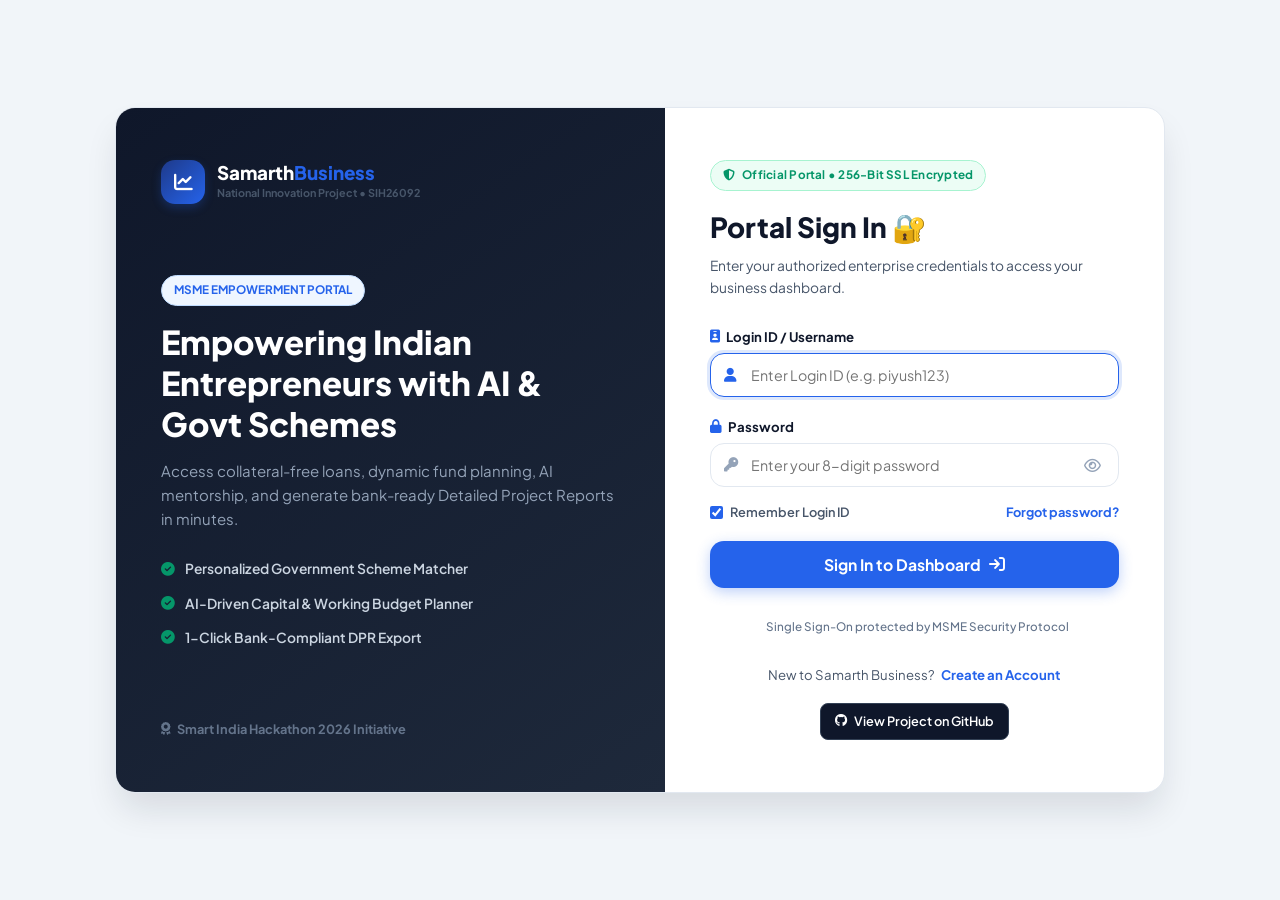
<file: login.html>
<!DOCTYPE html>
<html lang="en">
<head>
    <meta charset="UTF-8">
    <meta name="viewport" content="width=device-width, initial-scale=1.0">
    <title>Login & Enterprise Access | Samarth Business (SIH26092)</title>

    <!-- Google Fonts -->
    <link rel="preconnect" href="https://fonts.googleapis.com">
    <link rel="preconnect" href="https://fonts.gstatic.com" crossorigin>
    <link href="https://fonts.googleapis.com/css2?family=Plus+Jakarta+Sans:wght@400;500;600;700;800&display=swap" rel="stylesheet">

    <!-- Font Awesome -->
    <link rel="stylesheet" href="https://cdnjs.cloudflare.com/ajax/libs/font-awesome/6.5.1/css/all.min.css">
    <link rel="stylesheet" href="style.css">
</head>

<body class="auth-body">

    <!-- Toast Notification Container -->
    <div id="toast-container" class="toast-container"></div>

    <div class="auth-container">
        <!-- Left Branding Panel -->
        <div class="auth-banner">
            <div class="brand">
                <div class="brand-icon">
                    <i class="fa-solid fa-chart-line"></i>
                </div>
                <div>
                    <h2>Samarth<span>Business</span></h2>
                    <span class="sub-brand">National Innovation Project • SIH26092</span>
                </div>
            </div>

            <div class="auth-banner-content">
                <span class="badge-pill pill-indigo">MSME EMPOWERMENT PORTAL</span>
                <h1>Empowering Indian Entrepreneurs with AI & Govt Schemes</h1>
                <p>Access collateral-free loans, dynamic fund planning, AI mentorship, and generate bank-ready Detailed Project Reports in minutes.</p>

                <div class="auth-features-list">
                    <div><i class="fa-solid fa-circle-check"></i> Personalized Government Scheme Matcher</div>
                    <div><i class="fa-solid fa-circle-check"></i> AI-Driven Capital & Working Budget Planner</div>
                    <div><i class="fa-solid fa-circle-check"></i> 1-Click Bank-Compliant DPR Export</div>
                </div>
            </div>

            <div class="auth-footer-tag">
                <i class="fa-solid fa-award"></i> Smart India Hackathon 2026 Initiative
            </div>
        </div>

        <!-- Right Authentication Card -->
        <div class="auth-card">
            <!-- Shared In-Form Alert Box -->
            <div id="auth-alert" class="auth-alert" style="display: none;"></div>

            <!-- ================= VIEW 1: SIGN IN ================= -->
            <div id="signin-view" class="auth-view active">
                <div class="auth-card-header">
                    <div class="auth-security-pill">
                        <i class="fa-solid fa-shield-halved"></i> Official Portal • 256-Bit SSL Encrypted
                    </div>
                    <h2>Portal Sign In 🔐</h2>
                    <p>Enter your authorized enterprise credentials to access your business dashboard.</p>
                </div>

                <form id="signin-form" class="auth-form" novalidate>
                    <div class="form-group">
                        <label for="auth-email"><i class="fa-solid fa-id-badge"></i> Login ID / Username</label>
                        <div class="input-with-icon">
                            <i class="fa-solid fa-user input-prefix-icon"></i>
                            <input type="text" id="auth-email" placeholder="Enter Login ID (e.g. piyush123)" autocomplete="username" spellcheck="false" autofocus required>
                        </div>
                    </div>

                    <div class="form-group">
                        <label for="auth-password"><i class="fa-solid fa-lock"></i> Password</label>
                        <div class="password-input-wrapper">
                            <i class="fa-solid fa-key input-prefix-icon"></i>
                            <input type="password" id="auth-password" placeholder="Enter your 8-digit password" autocomplete="current-password" required>
                            <button type="button" id="toggle-signin-pass" class="password-toggle-btn" title="Show/Hide Password" aria-label="Toggle password visibility">
                                <i class="fa-regular fa-eye" id="eye-signin"></i>
                            </button>
                        </div>
                    </div>

                    <div class="auth-options">
                        <label class="remember-label">
                            <input type="checkbox" id="remember-me" checked> Remember Login ID
                        </label>
                        <a href="javascript:void(0)" id="to-forgot-btn" class="forgot-link">Forgot password?</a>
                    </div>

                    <button type="submit" id="signin-btn" class="btn btn-primary btn-lg full-btn">
                        <span id="signin-btn-text">Sign In to Dashboard</span> <i id="signin-btn-icon" class="fa-solid fa-arrow-right-to-bracket"></i>
                    </button>

                    <div class="auth-security-notice">
                        <i class="fa-solid fa-shield-check"></i> Single Sign-On protected by MSME Security Protocol
                    </div>
                </form>

                <div class="auth-switch">
                    <span>New to Samarth Business?</span>
                    <a href="javascript:void(0)" id="to-register-btn">Create an Account</a>
                </div>

                <div style="text-align: center; margin-top: 1.2rem;">
                    <a href="https://github.com/piyush0025-0/SIH26092-Business-Platform" target="_blank" rel="noopener noreferrer" class="btn-github">
                        <i class="fa-brands fa-github"></i> <span>View Project on GitHub</span>
                    </a>
                </div>
            </div>

            <!-- ================= VIEW 2: REGISTER / CREATE ACCOUNT ================= -->
            <div id="register-view" class="auth-view">
                <div class="auth-card-header">
                    <div class="auth-security-pill">
                        <i class="fa-solid fa-user-plus"></i> New Enterprise Enrollment • Free
                    </div>
                    <h2>Create MSME Account 🚀</h2>
                    <p>Register your enterprise to unlock AI fund planning, govt schemes & bank DPR.</p>
                </div>

                <form id="register-form" class="auth-form" novalidate>
                    <div class="auth-form-row">
                        <div class="form-group">
                            <label for="reg-name"><i class="fa-solid fa-signature"></i> Full Name</label>
                            <div class="input-with-icon">
                                <i class="fa-solid fa-user input-prefix-icon"></i>
                                <input type="text" id="reg-name" placeholder="e.g. Piyush Sharma" required>
                            </div>
                        </div>

                        <div class="form-group">
                            <label for="reg-username"><i class="fa-solid fa-id-badge"></i> Desired User ID</label>
                            <div class="input-with-icon">
                                <i class="fa-solid fa-at input-prefix-icon"></i>
                                <input type="text" id="reg-username" placeholder="e.g. piyush123" autocomplete="username" spellcheck="false" required>
                            </div>
                        </div>
                    </div>

                    <div class="auth-form-row">
                        <div class="form-group">
                            <label for="reg-bizname"><i class="fa-solid fa-building"></i> Enterprise Name</label>
                            <div class="input-with-icon">
                                <i class="fa-solid fa-shop input-prefix-icon"></i>
                                <input type="text" id="reg-bizname" placeholder="e.g. Piyush Handicrafts" required>
                            </div>
                        </div>

                        <div class="form-group">
                            <label for="reg-mobile"><i class="fa-solid fa-phone"></i> Registered Mobile</label>
                            <div class="input-with-icon">
                                <i class="fa-solid fa-mobile-screen input-prefix-icon"></i>
                                <input type="tel" id="reg-mobile" placeholder="10-digit mobile number" maxlength="10" required>
                            </div>
                        </div>
                    </div>

                    <div class="auth-form-row">
                        <div class="form-group">
                            <label for="reg-password"><i class="fa-solid fa-lock"></i> Password (Min. 8 Digits)</label>
                            <div class="password-input-wrapper">
                                <i class="fa-solid fa-key input-prefix-icon"></i>
                                <input type="password" id="reg-password" placeholder="At least 8 digits/chars" minlength="8" autocomplete="new-password" required>
                                <button type="button" id="toggle-reg-pass" class="password-toggle-btn" title="Show/Hide Password" aria-label="Toggle password visibility">
                                    <i class="fa-regular fa-eye" id="eye-reg"></i>
                                </button>
                            </div>
                        </div>

                        <div class="form-group">
                            <label for="reg-confirm-password"><i class="fa-solid fa-check-double"></i> Confirm Password</label>
                            <div class="password-input-wrapper">
                                <i class="fa-solid fa-lock input-prefix-icon"></i>
                                <input type="password" id="reg-confirm-password" placeholder="Re-enter password" minlength="8" autocomplete="new-password" required>
                                <button type="button" id="toggle-reg-conf-pass" class="password-toggle-btn" title="Show/Hide Password" aria-label="Toggle password visibility">
                                    <i class="fa-regular fa-eye" id="eye-reg-conf"></i>
                                </button>
                            </div>
                        </div>
                    </div>

                    <div id="reg-password-hint" class="password-hint">
                        <i class="fa-solid fa-shield-halved"></i> Password must be at least 8 digits or characters.
                    </div>

                    <button type="submit" id="reg-submit-btn" class="btn btn-primary btn-lg full-btn btn-emerald">
                        <span id="reg-btn-text">Create Account & Sign In</span> <i class="fa-solid fa-arrow-right"></i>
                    </button>

                    <div class="auth-security-notice">
                        <i class="fa-solid fa-shield-check"></i> Account details are securely saved in your browser session
                    </div>
                </form>

                <div class="auth-switch">
                    <span>Already have an account?</span>
                    <a href="javascript:void(0)" id="to-signin-from-reg">Sign In</a>
                </div>
            </div>

            <!-- ================= VIEW 3: FORGOT PASSWORD (SECURE RECOVERY) ================= -->
            <div id="forgot-view" class="auth-view">
                <div class="auth-card-header">
                    <div class="auth-security-pill">
                        <i class="fa-solid fa-shield-halved"></i> Identity-Verified Reset Protocol
                    </div>
                    <h2>Password Recovery 🔑</h2>
                    <p>Verify your registered identity details to securely update your 8-digit password.</p>
                </div>

                <!-- STEP 1: Verify Identity -->
                <div id="forgot-step-1">
                    <div class="recovery-step-badge">
                        <i class="fa-solid fa-1"></i> Step 1 of 2: Verify Registered Identity
                    </div>

                    <form id="forgot-verify-form" class="auth-form" novalidate>
                        <div class="form-group">
                            <label for="forgot-username"><i class="fa-solid fa-id-badge"></i> Registered Login ID / Username</label>
                            <div class="input-with-icon">
                                <i class="fa-solid fa-user input-prefix-icon"></i>
                                <input type="text" id="forgot-username" placeholder="Enter your Login ID (e.g. piyush123)" autocomplete="username" spellcheck="false" required>
                            </div>
                        </div>

                        <div class="form-group">
                            <label for="forgot-mobile"><i class="fa-solid fa-phone"></i> Registered 10-Digit Mobile Number</label>
                            <div class="input-with-icon">
                                <i class="fa-solid fa-mobile-screen input-prefix-icon"></i>
                                <input type="tel" id="forgot-mobile" placeholder="Enter 10-digit registered mobile" maxlength="10" required>
                            </div>
                        </div>

                        <div style="background: #f8fafc; border: 1px solid #e2e8f0; border-radius: 8px; padding: 10px 12px; font-size: 0.82rem; color: #64748b; line-height: 1.5;">
                            <i class="fa-solid fa-lock" style="color: #2563eb;"></i> For maximum data privacy, no passwords or sensitive information are ever displayed on screen.
                        </div>

                        <button type="submit" id="forgot-verify-btn" class="btn btn-primary btn-lg full-btn">
                            <span>Verify Details</span> <i class="fa-solid fa-shield-check"></i>
                        </button>
                    </form>
                </div>

                <!-- STEP 2: Set New Password (Hidden until Step 1 is verified) -->
                <div id="forgot-step-2" style="display: none;">
                    <div class="recovery-step-badge step-verified">
                        <i class="fa-solid fa-circle-check"></i> Step 2 of 2: Set New 8-Digit Password
                    </div>

                    <div style="background: #ecfdf5; border: 1px solid #a7f3d0; border-radius: 8px; padding: 10px 14px; font-size: 0.88rem; color: #065f46; margin-bottom: 1.2rem; display: flex; align-items: center; gap: 8px;">
                        <i class="fa-solid fa-circle-check" style="color: #059669; font-size: 1.1rem;"></i>
                        <div>Identity verified for account <strong>@<span id="forgot-verified-user">user</span></strong></div>
                    </div>

                    <form id="forgot-reset-form" class="auth-form" novalidate>
                        <div class="form-group">
                            <label for="forgot-new-password"><i class="fa-solid fa-lock"></i> New Password (Min. 8 Digits)</label>
                            <div class="password-input-wrapper">
                                <i class="fa-solid fa-key input-prefix-icon"></i>
                                <input type="password" id="forgot-new-password" placeholder="Enter new 8-digit password" minlength="8" autocomplete="new-password" required>
                                <button type="button" id="toggle-forgot-pass" class="password-toggle-btn" title="Show/Hide Password" aria-label="Toggle password visibility">
                                    <i class="fa-regular fa-eye" id="eye-forgot"></i>
                                </button>
                            </div>
                        </div>

                        <div class="form-group">
                            <label for="forgot-confirm-password"><i class="fa-solid fa-check-double"></i> Confirm New Password</label>
                            <div class="password-input-wrapper">
                                <i class="fa-solid fa-lock input-prefix-icon"></i>
                                <input type="password" id="forgot-confirm-password" placeholder="Re-enter new password" minlength="8" autocomplete="new-password" required>
                                <button type="button" id="toggle-forgot-conf-pass" class="password-toggle-btn" title="Show/Hide Password" aria-label="Toggle password visibility">
                                    <i class="fa-regular fa-eye" id="eye-forgot-conf"></i>
                                </button>
                            </div>
                        </div>

                        <div id="forgot-password-hint" class="password-hint">
                            <i class="fa-solid fa-shield-halved"></i> Must contain at least 8 digits or characters.
                        </div>

                        <button type="submit" id="forgot-reset-btn" class="btn btn-primary btn-lg full-btn btn-emerald">
                            <span>Update & Save Password</span> <i class="fa-solid fa-key"></i>
                        </button>
                    </form>
                </div>

                <div class="auth-switch">
                    <a href="javascript:void(0)" id="to-signin-from-forgot">
                        <i class="fa-solid fa-arrow-left"></i> Back to Portal Sign In
                    </a>
                </div>
            </div>
        </div>
    </div>

    <!-- ================= SCRIPT LOGIC ================= -->
    <script>
        // Check if user already has an active session
        if (localStorage.getItem("samarth_user_session")) {
            window.location.href = "dashboard.html";
        }

        // ================= USER DATABASE ENGINE =================
        const DEFAULT_ACCOUNTS = [
            {
                username: "piyush123",
                password: "12345678",      // 8-digit password
                altPassword: "1234567",   // backwards-compatible 7-digit fallback
                name: "Piyush",
                businessName: "Piyush Handicrafts & MSME Works",
                mobile: "9876543210",
                email: "piyush123@msme.in"
            }
        ];

        function getRegisteredUsers() {
            try {
                const stored = localStorage.getItem("samarth_registered_users");
                if (stored) {
                    const list = JSON.parse(stored);
                    if (Array.isArray(list) && list.length > 0) {
                        // Ensure demo user piyush123 is always present
                        const hasDefault = list.some(u => u.username.toLowerCase() === "piyush123");
                        if (!hasDefault) {
                            list.unshift(DEFAULT_ACCOUNTS[0]);
                            localStorage.setItem("samarth_registered_users", JSON.stringify(list));
                        }
                        return list;
                    }
                }
            } catch(e) {}
            localStorage.setItem("samarth_registered_users", JSON.stringify(DEFAULT_ACCOUNTS));
            return DEFAULT_ACCOUNTS;
        }

        function saveRegisteredUsers(users) {
            localStorage.setItem("samarth_registered_users", JSON.stringify(users));
        }

        // Initialize user database
        getRegisteredUsers();

        // ================= NOTIFICATION & ALERT UTILITIES =================
        function showToast(message, type = "info") {
            const container = document.getElementById("toast-container");
            if (!container) return;

            const toast = document.createElement("div");
            toast.className = `toast toast-${type}`;
            const iconClass = type === "success" 
                ? "fa-circle-check" 
                : (type === "error" ? "fa-circle-exclamation" : "fa-circle-info");

            toast.innerHTML = `<i class="fa-solid ${iconClass}"></i> <span>${message}</span>`;
            container.appendChild(toast);

            setTimeout(() => {
                toast.style.opacity = "0";
                toast.style.transform = "translateX(100%)";
                toast.style.transition = "all 0.3s ease";
                setTimeout(() => toast.remove(), 300);
            }, 3500);
        }

        const authAlert = document.getElementById("auth-alert");

        function showAlert(message, type = "error") {
            if (!authAlert) return;
            const iconClass = type === "error" 
                ? "fa-circle-exclamation" 
                : (type === "success" ? "fa-circle-check" : "fa-circle-info");

            authAlert.className = `auth-alert ${type}`;
            authAlert.innerHTML = `<i class="fa-solid ${iconClass}"></i> <div>${message}</div>`;
            authAlert.style.display = "flex";
            authAlert.scrollIntoView({ behavior: "smooth", block: "nearest" });
        }

        function hideAlert() {
            if (authAlert) authAlert.style.display = "none";
        }

        // ================= MULTI-VIEW NAVIGATION =================
        let currentVerifiedUser = null;

        function switchView(viewName) {
            hideAlert();
            const views = {
                signin: document.getElementById("signin-view"),
                register: document.getElementById("register-view"),
                forgot: document.getElementById("forgot-view")
            };

            Object.keys(views).forEach(key => {
                if (views[key]) {
                    views[key].classList.toggle("active", key === viewName);
                }
            });

            if (viewName === "signin") {
                const idInput = document.getElementById("auth-email");
                if (idInput && !idInput.value) idInput.focus();
            } else if (viewName === "register") {
                document.getElementById("reg-name")?.focus();
            } else if (viewName === "forgot") {
                currentVerifiedUser = null;
                const step1 = document.getElementById("forgot-step-1");
                const step2 = document.getElementById("forgot-step-2");
                if (step1) step1.style.display = "block";
                if (step2) step2.style.display = "none";
                document.getElementById("forgot-username")?.focus();
            }
        }

        // Switch View Buttons
        document.getElementById("to-register-btn")?.addEventListener("click", () => switchView("register"));
        document.getElementById("to-signin-from-reg")?.addEventListener("click", () => switchView("signin"));
        document.getElementById("to-forgot-btn")?.addEventListener("click", () => switchView("forgot"));
        document.getElementById("to-signin-from-forgot")?.addEventListener("click", () => switchView("signin"));

        // ================= PASSWORD VISIBILITY TOGGLE HELPER =================
        function setupPasswordToggle(btnId, inputId, eyeIconId) {
            const btn = document.getElementById(btnId);
            const input = document.getElementById(inputId);
            const eye = document.getElementById(eyeIconId);
            if (!btn || !input || !eye) return;

            btn.addEventListener("click", () => {
                const isPassword = input.type === "password";
                input.type = isPassword ? "text" : "password";
                eye.className = isPassword ? "fa-regular fa-eye-slash" : "fa-regular fa-eye";
                btn.title = isPassword ? "Hide Password" : "Show Password";
            });
        }

        setupPasswordToggle("toggle-signin-pass", "auth-password", "eye-signin");
        setupPasswordToggle("toggle-reg-pass", "reg-password", "eye-reg");
        setupPasswordToggle("toggle-reg-conf-pass", "reg-confirm-password", "eye-reg-conf");
        setupPasswordToggle("toggle-forgot-pass", "forgot-new-password", "eye-forgot");
        setupPasswordToggle("toggle-forgot-conf-pass", "forgot-confirm-password", "eye-forgot-conf");

        // ================= DYNAMIC 8-DIGIT PASSWORD HINTS =================
        function bindPasswordHint(inputId, hintId) {
            const input = document.getElementById(inputId);
            const hint = document.getElementById(hintId);
            if (!input || !hint) return;

            input.addEventListener("input", () => {
                const val = input.value;
                if (!val) {
                    hint.className = "password-hint";
                    hint.innerHTML = '<i class="fa-solid fa-shield-halved"></i> Password must be at least 8 digits or characters.';
                } else if (val.length < 8) {
                    hint.className = "password-hint invalid";
                    hint.innerHTML = `<i class="fa-solid fa-circle-xmark"></i> Password must be at least 8 digits (${val.length}/8 entered)`;
                } else {
                    hint.className = "password-hint valid";
                    hint.innerHTML = '<i class="fa-solid fa-circle-check"></i> Strong password length (8+ digits verified)';
                }
            });
        }

        bindPasswordHint("reg-password", "reg-password-hint");
        bindPasswordHint("forgot-new-password", "forgot-password-hint");

        // ================= LOGIN SUBMISSION HANDLER =================
        const signinForm = document.getElementById("signin-form");
        const authEmail = document.getElementById("auth-email");
        const authPassword = document.getElementById("auth-password");
        const signinBtn = document.getElementById("signin-btn");
        const signinBtnText = document.getElementById("signin-btn-text");
        const signinBtnIcon = document.getElementById("signin-btn-icon");

        // Auto-load remembered Login ID
        const rememberedId = localStorage.getItem("samarth_remembered_id");
        if (rememberedId && authEmail) {
            authEmail.value = rememberedId;
            if (authPassword) authPassword.focus();
        }

        function performLogin(user) {
            signinBtn.disabled = true;
            signinBtnText.textContent = "Verifying & Signing In...";
            signinBtnIcon.className = "fa-solid fa-circle-notch fa-spin";

            showAlert(`<strong>Sign In Successful!</strong> Welcome back, ${user.name}. Loading your MSME dashboard...`, "success");
            showToast(`Welcome back, ${user.name}! Opening dashboard...`, "success");

            const session = {
                name: user.name,
                username: user.username,
                email: user.email || `${user.username}@msme.in`,
                businessName: user.businessName || "My MSME Enterprise",
                mobile: user.mobile || "",
                loginTime: new Date().toISOString()
            };
            localStorage.setItem("samarth_user_session", JSON.stringify(session));

            const rememberMe = document.getElementById("remember-me");
            if (rememberMe && rememberMe.checked) {
                localStorage.setItem("samarth_remembered_id", user.username);
            } else {
                localStorage.removeItem("samarth_remembered_id");
            }

            setTimeout(() => {
                window.location.href = "dashboard.html";
            }, 600);
        }

        if (signinForm) {
            signinForm.addEventListener("submit", (e) => {
                e.preventDefault();

                const enteredId = authEmail.value.trim();
                const enteredPass = authPassword.value.trim();

                authEmail.classList.remove("input-error");
                authPassword.classList.remove("input-error");
                signinForm.classList.remove("shake");

                if (!enteredId || !enteredPass) {
                    showAlert("<strong>Please enter all credentials!</strong> Both Login ID and Password are required.", "error");
                    if (!enteredId) authEmail.classList.add("input-error");
                    if (!enteredPass) authPassword.classList.add("input-error");
                    signinForm.classList.add("shake");
                    setTimeout(() => signinForm.classList.remove("shake"), 500);
                    return;
                }

                const users = getRegisteredUsers();
                const foundUser = users.find(u => 
                    u.username.toLowerCase() === enteredId.toLowerCase() &&
                    (u.password === enteredPass || (u.altPassword && u.altPassword === enteredPass))
                );

                if (foundUser) {
                    performLogin(foundUser);
                } else {
                    authEmail.classList.add("input-error");
                    authPassword.classList.add("input-error");
                    signinForm.classList.add("shake");
                    setTimeout(() => signinForm.classList.remove("shake"), 500);

                    showAlert("<strong>Invalid Login ID or Password!</strong><br>Please enter your authorized Username and 8-digit Password.", "error");
                    showToast("Invalid credentials! Please try again.", "error");
                    authPassword.value = "";
                    authPassword.focus();
                }
            });
        }

        // ================= REGISTER / CREATE ACCOUNT HANDLER =================
        const registerForm = document.getElementById("register-form");
        if (registerForm) {
            registerForm.addEventListener("submit", (e) => {
                e.preventDefault();

                const name = document.getElementById("reg-name").value.trim();
                const username = document.getElementById("reg-username").value.trim();
                const bizName = document.getElementById("reg-bizname").value.trim();
                const mobile = document.getElementById("reg-mobile").value.trim();
                const password = document.getElementById("reg-password").value.trim();
                const confirmPassword = document.getElementById("reg-confirm-password").value.trim();

                registerForm.classList.remove("shake");

                // Validation 1: All required
                if (!name || !username || !bizName || !mobile || !password || !confirmPassword) {
                    showAlert("<strong>Please complete all fields!</strong> Name, User ID, Enterprise Name, Mobile Number, and Password are all required.", "error");
                    registerForm.classList.add("shake");
                    setTimeout(() => registerForm.classList.remove("shake"), 500);
                    return;
                }

                // Validation 2: Username format (alphanumeric, min 3 chars)
                if (!/^[a-zA-Z0-9_]{3,25}$/.test(username)) {
                    showAlert("<strong>Invalid User ID!</strong> User ID must be at least 3 characters long (letters and numbers only, no spaces).", "error");
                    document.getElementById("reg-username").focus();
                    return;
                }

                // Validation 3: 10-digit mobile number
                if (!/^[0-9]{10}$/.test(mobile)) {
                    showAlert("<strong>Invalid Mobile Number!</strong> Please enter a valid 10-digit mobile number.", "error");
                    document.getElementById("reg-mobile").focus();
                    return;
                }

                // Validation 4: Password min 8 digits/characters
                if (password.length < 8) {
                    showAlert("<strong>Password Too Short!</strong> Password must contain at least 8 digits or characters.", "error");
                    document.getElementById("reg-password").focus();
                    return;
                }

                // Validation 5: Password confirmation match
                if (password !== confirmPassword) {
                    showAlert("<strong>Passwords Do Not Match!</strong> Both password fields must be identical.", "error");
                    document.getElementById("reg-confirm-password").focus();
                    return;
                }

                // Validation 6: Unique username check
                const users = getRegisteredUsers();
                const alreadyExists = users.some(u => u.username.toLowerCase() === username.toLowerCase());
                if (alreadyExists) {
                    showAlert(`<strong>User ID '${username}' is already registered!</strong> Please choose a different User ID.`, "error");
                    document.getElementById("reg-username").focus();
                    return;
                }

                // Create and save new user
                const newUser = {
                    username: username,
                    password: password,
                    name: name,
                    businessName: bizName,
                    mobile: mobile,
                    email: `${username}@msme.in`
                };

                users.push(newUser);
                saveRegisteredUsers(users);

                // Pre-seed profile data for rich dashboard experience
                const profileData = {
                    name: name,
                    businessName: bizName,
                    contact: mobile,
                    email: newUser.email,
                    stage: "Early Stage (< 3 Years)",
                    category: "General / MSME",
                    sector: "Manufacturing & Retail Services",
                    location: "Semi-Urban Industrial Cluster"
                };
                localStorage.setItem("samarth_profile_data", JSON.stringify(profileData));

                showToast(`Congratulations ${name}! Your account has been created successfully.`, "success");

                // Switch to Sign In view, prefill credentials
                switchView("signin");
                authEmail.value = username;
                authPassword.value = "";
                authPassword.focus();

                showAlert(`<strong>Account Created Successfully! 🎉</strong> Your User ID <strong>${username}</strong> has been registered. Please enter your 8-digit password to sign in.`, "success");
            });
        }

        // ================= FORGOT PASSWORD / SECURE RECOVERY HANDLER =================
        const forgotVerifyForm = document.getElementById("forgot-verify-form");
        const forgotResetForm = document.getElementById("forgot-reset-form");

        // STEP 1: Verify Username + 10-digit Mobile
        if (forgotVerifyForm) {
            forgotVerifyForm.addEventListener("submit", (e) => {
                e.preventDefault();

                const enteredUser = document.getElementById("forgot-username").value.trim();
                const enteredMobile = document.getElementById("forgot-mobile").value.trim();

                forgotVerifyForm.classList.remove("shake");

                if (!enteredUser || !enteredMobile) {
                    showAlert("<strong>Please enter all details!</strong> Both Login ID and Registered Mobile Number are required.", "error");
                    forgotVerifyForm.classList.add("shake");
                    setTimeout(() => forgotVerifyForm.classList.remove("shake"), 500);
                    return;
                }

                if (!/^[0-9]{10}$/.test(enteredMobile)) {
                    showAlert("<strong>Invalid Mobile Number!</strong> Please enter a valid 10-digit mobile number.", "error");
                    return;
                }

                const users = getRegisteredUsers();
                const matchedUser = users.find(u => 
                    u.username.toLowerCase() === enteredUser.toLowerCase() &&
                    String(u.mobile).trim() === enteredMobile
                );

                if (matchedUser) {
                    currentVerifiedUser = matchedUser.username;
                    hideAlert();
                    showToast("Identity verified! Set your new 8-digit password.", "success");

                    document.getElementById("forgot-verified-user").textContent = matchedUser.username;
                    document.getElementById("forgot-step-1").style.display = "none";
                    document.getElementById("forgot-step-2").style.display = "block";
                    document.getElementById("forgot-new-password").focus();
                } else {
                    forgotVerifyForm.classList.add("shake");
                    setTimeout(() => forgotVerifyForm.classList.remove("shake"), 500);
                    showAlert("<strong>Verification Failed!</strong> The provided Login ID and registered mobile number do not match our records. Please verify and try again.", "error");
                }
            });
        }

        // STEP 2: Update Password to New 8-Digit Password
        if (forgotResetForm) {
            forgotResetForm.addEventListener("submit", (e) => {
                e.preventDefault();

                if (!currentVerifiedUser) {
                    showAlert("Session expired. Please complete Step 1 identity verification again.", "error");
                    switchView("forgot");
                    return;
                }

                const newPass = document.getElementById("forgot-new-password").value.trim();
                const confirmNewPass = document.getElementById("forgot-confirm-password").value.trim();

                forgotResetForm.classList.remove("shake");

                if (!newPass || !confirmNewPass) {
                    showAlert("<strong>Please enter a new password!</strong> Both password fields are required.", "error");
                    forgotResetForm.classList.add("shake");
                    setTimeout(() => forgotResetForm.classList.remove("shake"), 500);
                    return;
                }

                if (newPass.length < 8) {
                    showAlert("<strong>Password Too Short!</strong> New password must contain at least 8 digits or characters.", "error");
                    document.getElementById("forgot-new-password").focus();
                    return;
                }

                if (newPass !== confirmNewPass) {
                    showAlert("<strong>Passwords Do Not Match!</strong> Both password fields must be identical.", "error");
                    document.getElementById("forgot-confirm-password").focus();
                    return;
                }

                // Update in user database
                const users = getRegisteredUsers();
                const userIndex = users.findIndex(u => u.username.toLowerCase() === currentVerifiedUser.toLowerCase());

                if (userIndex !== -1) {
                    users[userIndex].password = newPass;
                    // remove legacy altPassword if present
                    delete users[userIndex].altPassword;
                    saveRegisteredUsers(users);

                    showToast("Password updated successfully!", "success");

                    const resetUsername = currentVerifiedUser;
                    currentVerifiedUser = null;

                    // Switch back to Sign In
                    switchView("signin");
                    authEmail.value = resetUsername;
                    authPassword.value = "";
                    authPassword.focus();

                    showAlert(`<strong>Password Reset Successfully! ✅</strong> Password for account <strong>@${resetUsername}</strong> has been updated. Please sign in with your new 8-digit password.`, "success");
                } else {
                    showAlert("User database error. Please try again.", "error");
                }
            });
        }

        // Clear error states on input
        document.querySelectorAll("input").forEach(input => {
            input.addEventListener("input", () => {
                input.classList.remove("input-error");
            });
        });
    </script>
</body>
</html>
</file>
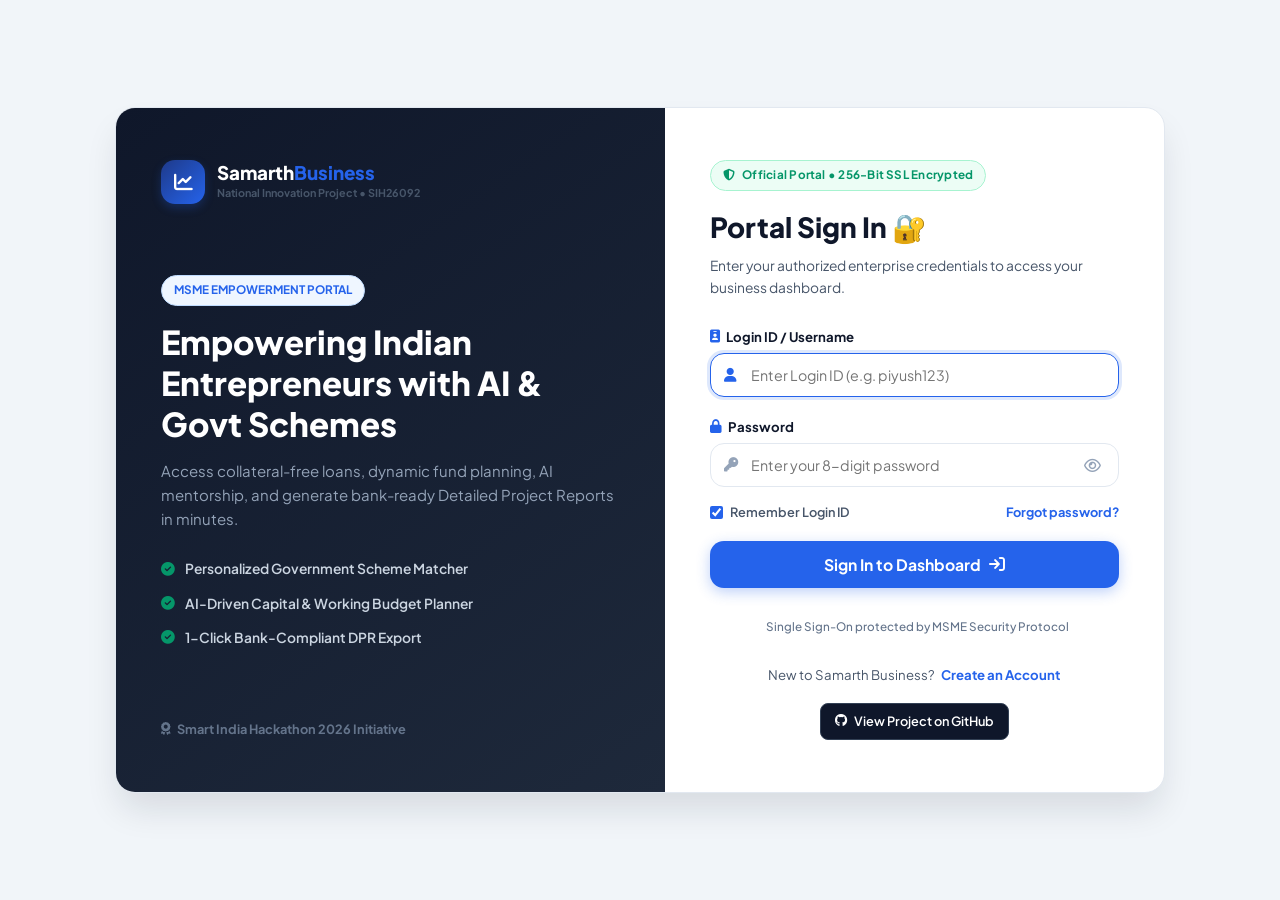
<file: profile.html>
<!DOCTYPE html>
<html lang="en">
<head>
    <meta charset="UTF-8">
    <meta name="viewport" content="width=device-width, initial-scale=1.0">
    <title>Business & Promoter Profile | Samarth Business (SIH26092)</title>

    <!-- Google Fonts -->
    <link rel="preconnect" href="https://fonts.googleapis.com">
    <link rel="preconnect" href="https://fonts.gstatic.com" crossorigin>
    <link href="https://fonts.googleapis.com/css2?family=Plus+Jakarta+Sans:wght@400;500;600;700;800&display=swap" rel="stylesheet">

    <!-- Font Awesome -->
    <link rel="stylesheet" href="https://cdnjs.cloudflare.com/ajax/libs/font-awesome/6.5.1/css/all.min.css">
    <link rel="stylesheet" href="style.css">
</head>

<body class="detail-body">

    <!-- Toast Notification Container -->
    <div id="toast-container" class="toast-container"></div>

    <!-- ================= NAVBAR ================= -->
    <header class="navbar">
        <div class="brand">
            <div class="brand-icon">
                <i class="fa-solid fa-chart-line"></i>
            </div>
            <div>
                <h2>Samarth<span>Business</span></h2>
                <span class="sub-brand">Profile Portal • SIH26092</span>
            </div>
        </div>

        <nav class="nav-links">
            <a href="dashboard.html"><i class="fa-solid fa-gauge"></i> <span>Dashboard</span></a>
            <a href="ledger.html"><i class="fa-solid fa-book-journal-whills"></i> <span>Digital Khata</span></a>
            <a href="schemes.html"><i class="fa-solid fa-landmark"></i> <span>Govt Schemes</span></a>
            <a href="profile.html" class="active"><i class="fa-regular fa-user"></i> <span>Business Profile</span></a>
            <a href="expenses.html"><i class="fa-solid fa-calculator"></i> <span>Expenses & Capital</span></a>
        </nav>

        <div class="nav-actions">
            <!-- User Profile Greeting & Logout -->
            <div class="user-greeting-badge">
                <i class="fa-regular fa-circle-user"></i>
                <span id="user-display-name">Piyush</span>
            </div>
            <a href="https://github.com/piyush0025-0/SIH26092-Business-Platform" target="_blank" rel="noopener noreferrer" class="btn-github" title="View Source Code on GitHub">
                <i class="fa-brands fa-github"></i> <span>GitHub</span>
            </a>
            <a href="expenses.html" class="btn btn-sm btn-secondary">
                <i class="fa-solid fa-file-pdf" style="color: #e11d48;"></i> <span>Bank DPR</span>
            </a>
            <button id="logout-btn" class="btn btn-sm btn-outline-danger">
                <i class="fa-solid fa-right-from-bracket"></i> <span>Logout</span>
            </button>
        </div>
    </header>


    <!-- ================= PROFILE PAGE CONTAINER ================= -->
    <main class="page-container">
        <!-- Page Banner -->
        <div class="page-banner">
            <div class="page-banner-content">
                <div class="page-breadcrumbs">
                    <a href="dashboard.html"><i class="fa-solid fa-house"></i> Dashboard</a>
                    <i class="fa-solid fa-chevron-right" style="font-size: 0.7rem;"></i>
                    <span>Business Profile</span>
                </div>
                <h1><i class="fa-regular fa-id-card" style="color: var(--primary);"></i> Business & Promoter Profile</h1>
                <p>Create and maintain your enterprise information. Our AI engine uses these parameters to tailor government subsidy qualifications, calculate exact loan eligibility, and generate your bank-ready DPR.</p>
            </div>
            <div class="page-banner-actions">
                <a href="expenses.html" class="btn btn-primary">
                    <i class="fa-solid fa-calculator"></i> <span>Plan Expenses</span>
                </a>
            </div>
        </div>

        <div style="display: grid; grid-template-columns: 1.8fr 1fr; gap: 2rem;">
            <!-- Left: Comprehensive Profile Form -->
            <div style="background: #ffffff; border: 1px solid var(--border); border-radius: var(--radius-lg); padding: 2.5rem; box-shadow: var(--shadow-sm);">
                <div style="display: flex; justify-content: space-between; align-items: center; margin-bottom: 1.8rem; border-bottom: 1px solid var(--border); padding-bottom: 1rem;">
                    <div>
                        <h2 style="font-size: 1.35rem; font-weight: 800; color: var(--dark);"><i class="fa-solid fa-sliders"></i> Enterprise Parameters</h2>
                        <p style="font-size: 0.88rem; color: var(--text-muted); margin-top: 2px;">Keep these details accurate for seamless bank credit linkages.</p>
                    </div>
                    <span class="badge-pill pill-indigo"><i class="fa-solid fa-shield-check"></i> Udyam Compatible</span>
                </div>

                <form id="profile-page-form" class="form-grid">
                    <div class="form-group">
                        <label for="prof-page-name"><i class="fa-regular fa-user"></i> Full Name of Promoter</label>
                        <input type="text" id="prof-page-name" placeholder="e.g. Piyush" required value="Piyush">
                    </div>

                    <div class="form-group">
                        <label for="prof-page-contact"><i class="fa-solid fa-phone"></i> Mobile Number / Email</label>
                        <input type="text" id="prof-page-contact" placeholder="e.g. 9876543210" required value="9876543210">
                    </div>

                    <div class="form-group" style="grid-column: 1 / -1;">
                        <label for="prof-page-bizname"><i class="fa-solid fa-store"></i> Enterprise / Business Name</label>
                        <input type="text" id="prof-page-bizname" placeholder="e.g. Piyush General Stores & FMCG Trade" required value="Piyush Enterprises (Retail & Wholesale)">
                    </div>

                    <div class="form-group">
                        <label for="prof-page-stage"><i class="fa-solid fa-rocket"></i> Business Stage</label>
                        <select id="prof-page-stage">
                            <option value="New Business" selected>New Business (Idea / Startup)</option>
                            <option value="Existing Business">Existing Business (Expansion / Modernization)</option>
                        </select>
                    </div>

                    <div class="form-group">
                        <label for="prof-page-category"><i class="fa-solid fa-users"></i> Social Category (For Govt Subsidies)</label>
                        <select id="prof-page-category">
                            <option value="Special (OBC / SC / ST / Women)" selected>Special: OBC / SC / ST / Women / Minorities (35% Subsidy)</option>
                            <option value="General">General Category (25% Subsidy)</option>
                        </select>
                    </div>

                    <div class="form-group">
                        <label for="prof-page-sector"><i class="fa-solid fa-briefcase"></i> Primary Trade / Sector</label>
                        <input type="text" id="prof-page-sector" placeholder="e.g. Retail Grocery, Cloud Kitchen, Fabrication..." required value="Retail FMCG & Grocery Store">
                    </div>

                    <div class="form-group">
                        <label for="prof-page-location"><i class="fa-solid fa-location-dot"></i> Business District & State</label>
                        <input type="text" id="prof-page-location" placeholder="e.g. Gorakhpur, Uttar Pradesh" required value="Gorakhpur, Uttar Pradesh">
                    </div>

                    <div class="form-group">
                        <label for="prof-page-investment"><i class="fa-solid fa-wallet"></i> Target Capital Budget (₹)</label>
                        <input type="number" id="prof-page-investment" placeholder="e.g. 650000" step="50000" value="650000" required>
                    </div>

                    <div class="form-group">
                        <label for="prof-page-turnover"><i class="fa-solid fa-chart-line"></i> Projected 1st Year Sales (₹)</label>
                        <input type="number" id="prof-page-turnover" placeholder="e.g. 1800000" step="50000" value="1800000" required>
                    </div>

                    <!-- Category Subsidy Advice Box -->
                    <div style="grid-column: 1 / -1; background: #eff6ff; border: 1.5px solid #bfdbfe; border-radius: var(--radius-md); padding: 12px 16px; font-size: 0.88rem; color: #1e40af; display: flex; align-items: flex-start; gap: 10px;">
                        <i class="fa-solid fa-circle-info" style="font-size: 1.1rem; margin-top: 2px;"></i>
                        <div>
                            <strong>Government Subsidy Boost:</strong> Under PMEGP guidelines, Special Category promoters (OBC, SC, ST, Women, Minorities) in rural or semi-urban areas receive up to <strong>35% direct margin money subsidy</strong> with only <strong>5% personal contribution</strong> required!
                        </div>
                    </div>

                    <div class="form-actions-full" style="grid-column: 1 / -1; display: flex; justify-content: space-between; align-items: center; margin-top: 1rem;">
                        <button type="submit" id="prof-save-btn" class="btn btn-primary btn-lg">
                            <i class="fa-solid fa-floppy-disk"></i> <span>Save & Update Profile</span>
                        </button>
                        <a href="expenses.html" class="btn btn-secondary">
                            <span>Proceed to Expenses Studio</span> <i class="fa-solid fa-arrow-right"></i>
                        </a>
                    </div>
                </form>
            </div>

            <!-- Right: Live Readiness Scorecard & Recommendations -->
            <div style="display: flex; flex-direction: column; gap: 1.5rem;">
                <!-- Readiness Score Card -->
                <div style="background: #ffffff; border: 1px solid var(--border); border-radius: var(--radius-lg); padding: 2rem; box-shadow: var(--shadow-sm);">
                    <div style="display: flex; justify-content: space-between; align-items: center; margin-bottom: 12px;">
                        <h3 style="font-size: 1.1rem; font-weight: 800; color: var(--dark);"><i class="fa-solid fa-circle-check" style="color: var(--emerald);"></i> Profile Readiness</h3>
                        <span class="badge-pill pill-success">100% Complete</span>
                    </div>

                    <div style="width: 100%; height: 8px; background: #e2e8f0; border-radius: 4px; overflow: hidden; margin-bottom: 1.2rem;">
                        <div style="width: 100%; height: 100%; background: var(--emerald); border-radius: 4px;"></div>
                    </div>

                    <div style="display: flex; flex-direction: column; gap: 10px; font-size: 0.86rem; color: var(--text-muted);">
                        <div style="display: flex; align-items: center; gap: 8px;">
                            <i class="fa-solid fa-check" style="color: var(--emerald);"></i> Promoter Identity: <strong>Piyush (Verified)</strong>
                        </div>
                        <div style="display: flex; align-items: center; gap: 8px;">
                            <i class="fa-solid fa-check" style="color: var(--emerald);"></i> Credit Exemption: <strong>Eligible under CGTMSE</strong>
                        </div>
                        <div style="display: flex; align-items: center; gap: 8px;">
                            <i class="fa-solid fa-check" style="color: var(--emerald);"></i> Subsidy Potential: <strong>Up to 35% Govt Grant</strong>
                        </div>
                    </div>
                </div>

                <!-- Scheme Matches Card -->
                <div style="background: #ffffff; border: 1px solid var(--border); border-radius: var(--radius-lg); padding: 2rem; box-shadow: var(--shadow-sm);">
                    <h3 style="font-size: 1.1rem; font-weight: 800; color: var(--dark); margin-bottom: 14px;"><i class="fa-solid fa-award" style="color: var(--primary);"></i> Recommended Schemes</h3>

                    <div style="display: flex; flex-direction: column; gap: 12px;">
                        <div style="background: #f8fafc; border: 1px solid var(--border); border-radius: var(--radius-md); padding: 12px; display: flex; justify-content: space-between; align-items: center;">
                            <div>
                                <strong style="font-size: 0.92rem; color: var(--dark); display: block;">PMEGP Scheme</strong>
                                <small style="color: var(--emerald); font-weight: 700;">Up to 35% Margin Subsidy</small>
                            </div>
                            <a href="scheme-detail.html?id=1" class="btn btn-sm btn-secondary">View</a>
                        </div>

                        <div style="background: #f8fafc; border: 1px solid var(--border); border-radius: var(--radius-md); padding: 12px; display: flex; justify-content: space-between; align-items: center;">
                            <div>
                                <strong style="font-size: 0.92rem; color: var(--dark); display: block;">Mudra Loan (Kishore)</strong>
                                <small style="color: var(--primary); font-weight: 700;">Zero Collateral (₹50k - ₹5L)</small>
                            </div>
                            <a href="scheme-detail.html?id=2" class="btn btn-sm btn-secondary">View</a>
                        </div>

                        <div style="background: #f8fafc; border: 1px solid var(--border); border-radius: var(--radius-md); padding: 12px; display: flex; justify-content: space-between; align-items: center;">
                            <div>
                                <strong style="font-size: 0.92rem; color: var(--dark); display: block;">Stand-Up India</strong>
                                <small style="color: #7c3aed; font-weight: 700;">Greenfield Business Loans</small>
                            </div>
                            <a href="scheme-detail.html?id=3" class="btn btn-sm btn-secondary">View</a>
                        </div>
                    </div>

                    <a href="schemes.html" class="btn btn-outline-primary full-btn" style="margin-top: 1.2rem; justify-content: center;">
                        <span>View All Available Schemes</span> <i class="fa-solid fa-arrow-right"></i>
                    </a>
                </div>
            </div>
        </div>
    </main>

    <!-- Footer -->
    <footer class="footer">
        <div class="footer-inner">
            <div class="footer-brand">
                <div class="brand">
                    <div class="brand-icon">
                        <i class="fa-solid fa-chart-line"></i>
                    </div>
                    <div>
                        <h2>Samarth<span>Business</span></h2>
                        <span class="sub-brand">National Project • SIH26092</span>
                    </div>
                </div>
                <p>National Business Empowerment Platform for Indian MSMEs & Micro-Entrepreneurs.</p>
            </div>
            <div class="footer-links">
                <strong>Quick Links</strong>
                <a href="dashboard.html">Dashboard</a>
                <a href="ledger.html">Digital Khata</a>
                <a href="schemes.html">Government Schemes</a>
                <a href="expenses.html">Capital & Expenses</a>
                <a href="https://github.com/piyush0025-0/SIH26092-Business-Platform" target="_blank" rel="noopener noreferrer"><i class="fa-brands fa-github"></i> GitHub Repository</a>
            </div>
            <div class="footer-official">
                <p class="sih-tag"><i class="fa-solid fa-award"></i> Problem Statement ID: SIH26092</p>
                <p class="copyright">© 2026 Samarth Business Platform. Dedicated to Indian MSME growth.</p>
            </div>
        </div>
    </footer>

    <script src="script.js"></script>
    <script>
        // Check session
        const session = localStorage.getItem("samarth_user_session");
        if (!session) {
            window.location.href = "login.html";
        } else {
            try {
                const user = JSON.parse(session);
                const userName = user.name || "Piyush";
                const userDisplay = document.getElementById("user-display-name");
                if (userDisplay) userDisplay.textContent = userName;
                const profName = document.getElementById("prof-page-name");
                if (profName) profName.value = userName;
            } catch(e) {}
        }

        // Logout
        const logoutBtn = document.getElementById("logout-btn");
        if (logoutBtn) {
            logoutBtn.addEventListener("click", () => {
                localStorage.removeItem("samarth_user_session");
                window.location.href = "login.html";
            });
        }

        // Save Profile Form
        const profileForm = document.getElementById("profile-page-form");
        if (profileForm) {
            profileForm.addEventListener("submit", function(e) {
                e.preventDefault();
                const name = document.getElementById("prof-page-name").value.trim() || "Piyush";
                const contact = document.getElementById("prof-page-contact").value.trim();
                const bizName = document.getElementById("prof-page-bizname").value.trim();
                const stage = document.getElementById("prof-page-stage").value;
                const category = document.getElementById("prof-page-category").value;
                const sector = document.getElementById("prof-page-sector").value.trim();
                const location = document.getElementById("prof-page-location").value.trim();

                const updatedSession = {
                    name: name,
                    email: "piyush123@msme.in",
                    contact: contact,
                    businessName: bizName,
                    stage: stage,
                    category: category,
                    sector: sector,
                    location: location,
                    loginTime: new Date().toISOString()
                };

                localStorage.setItem("samarth_user_session", JSON.stringify(updatedSession));
                document.getElementById("user-display-name").textContent = name;

                showToast(`Profile updated successfully for ${name}!`, "success");
            });
        }
    </script>
</body>
</html>
</file>
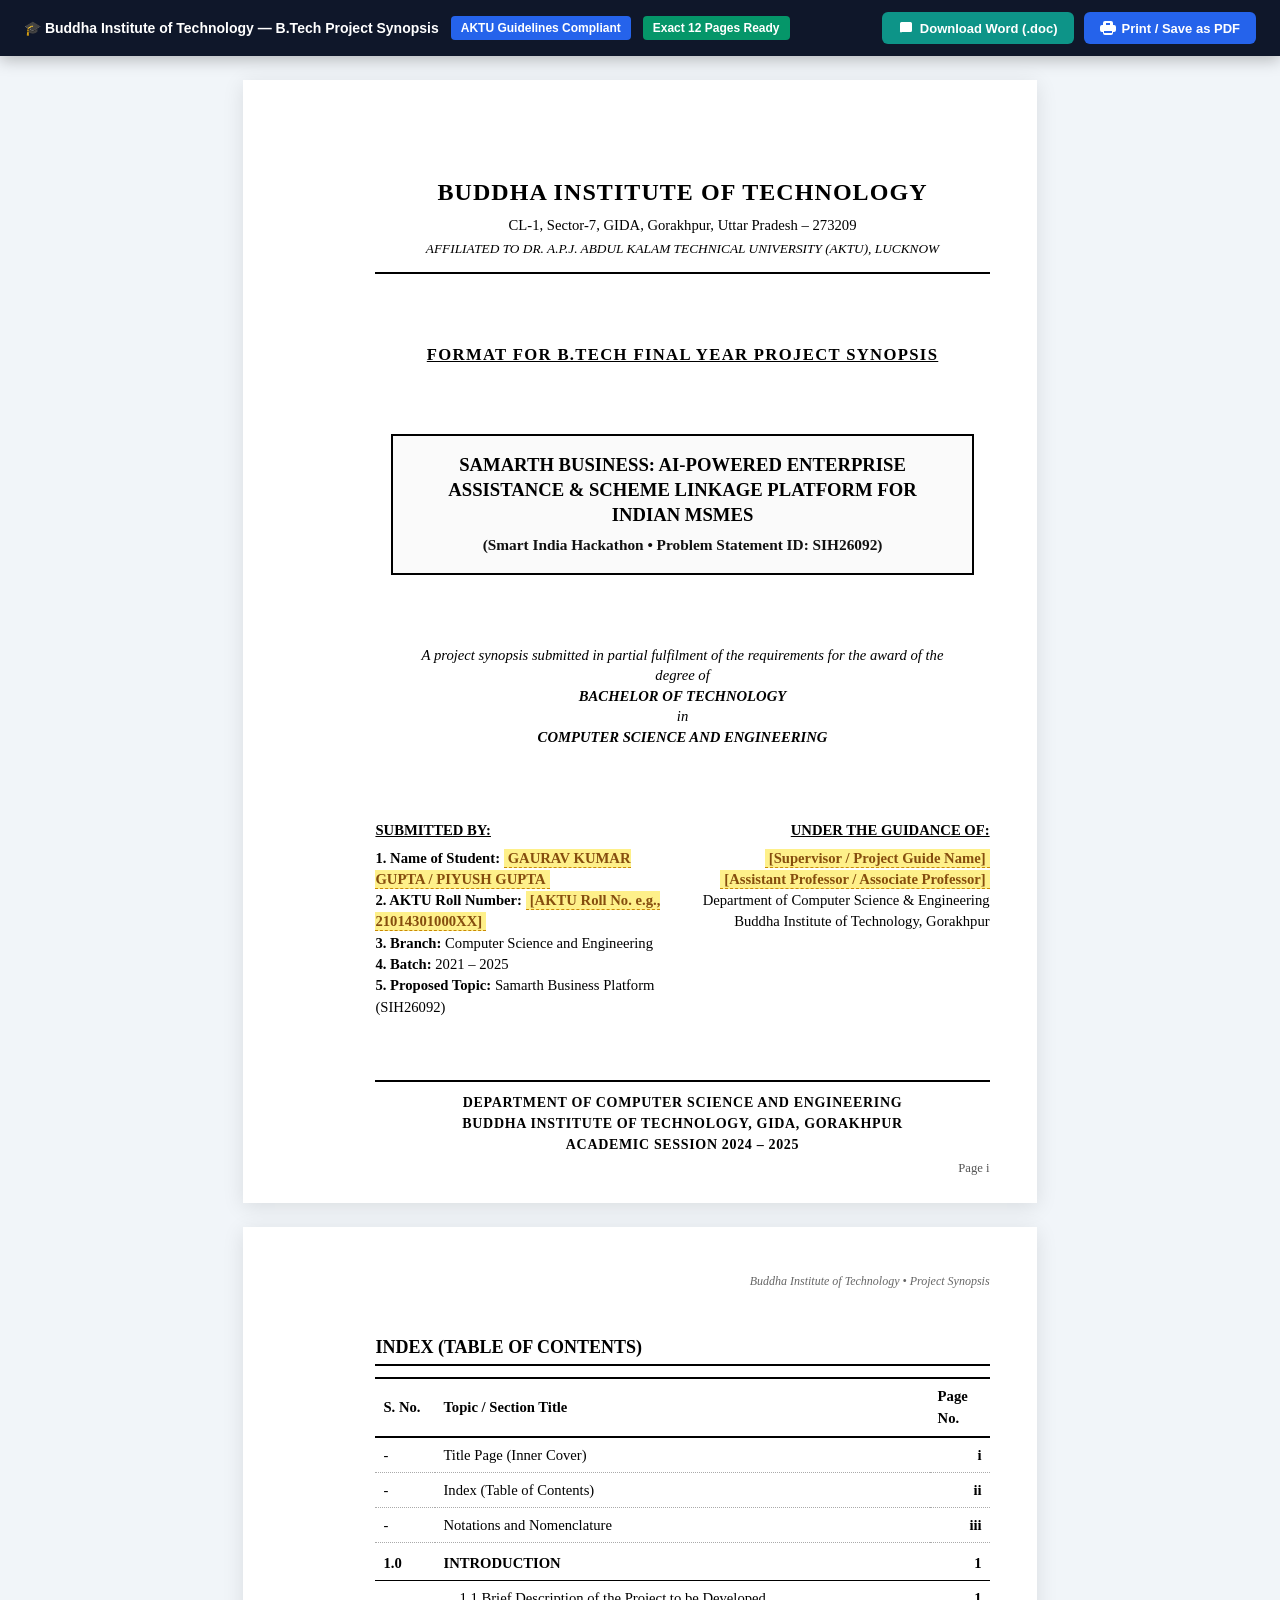
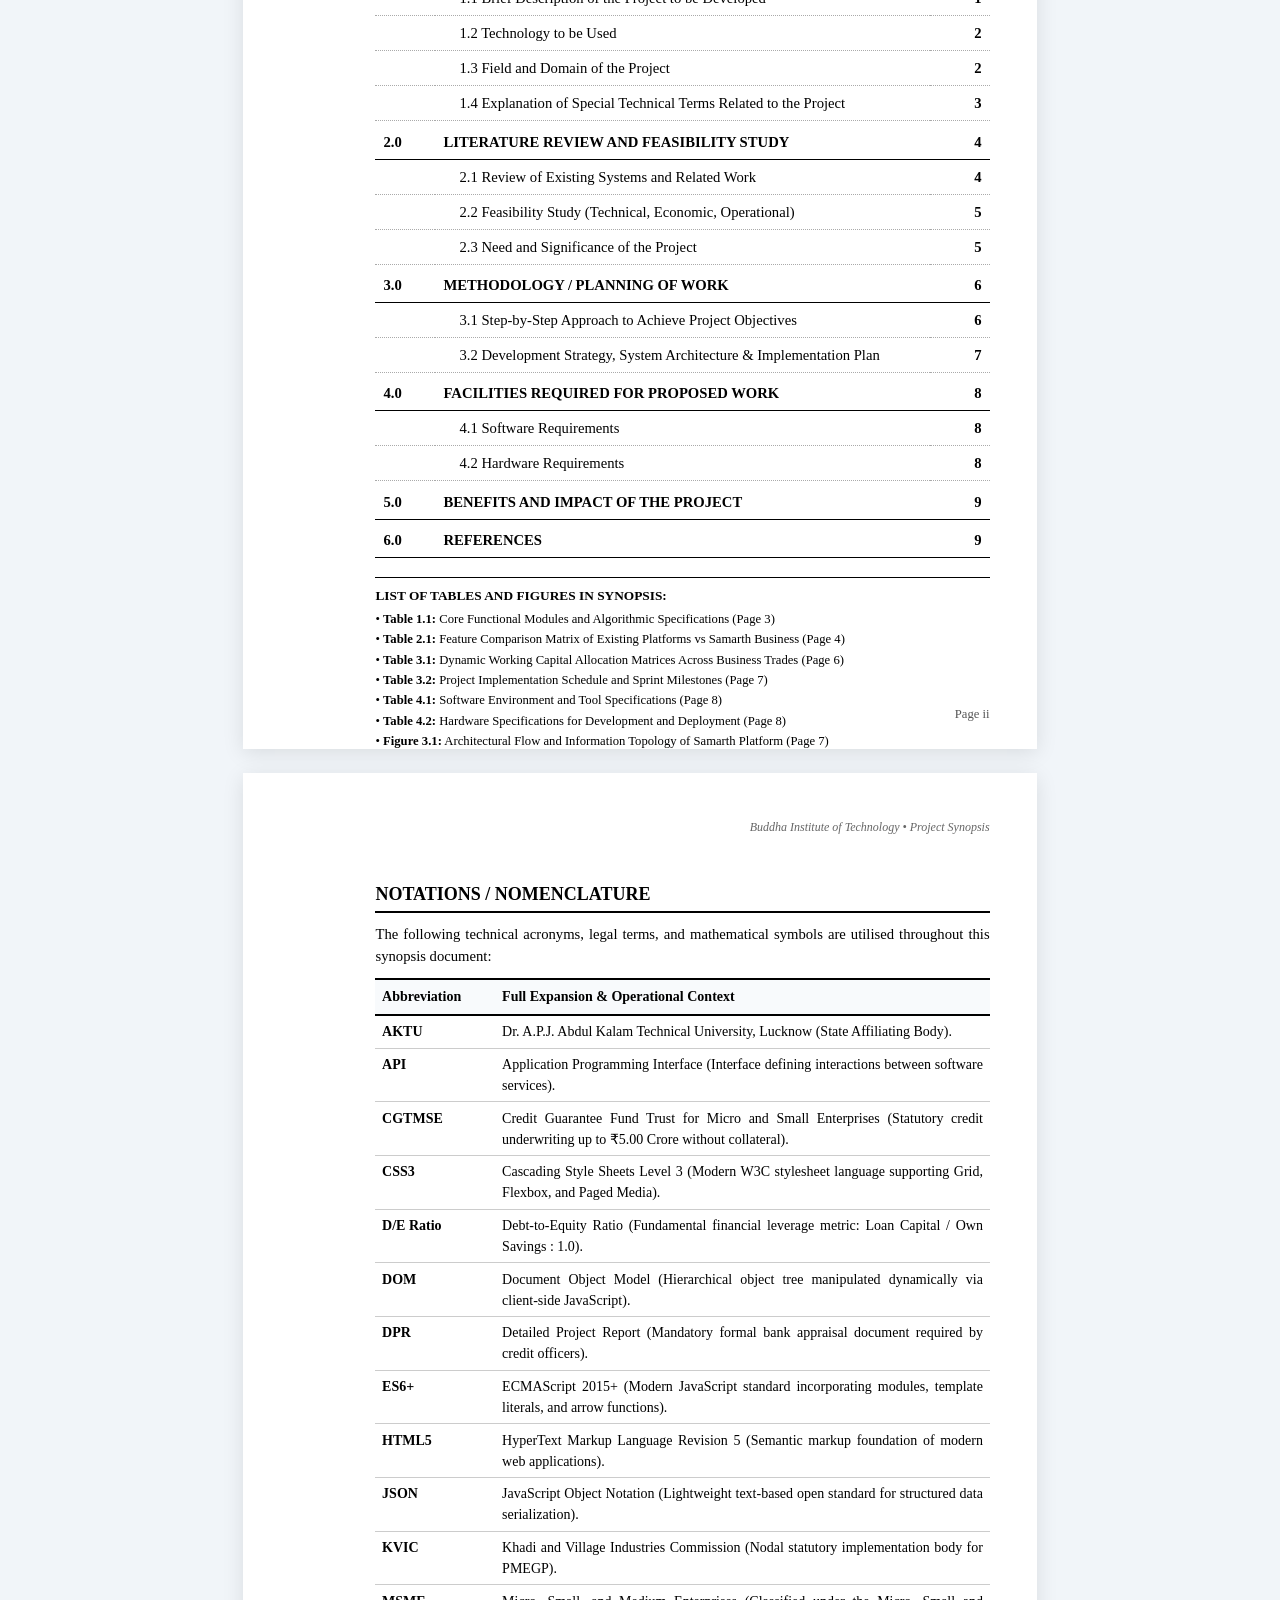
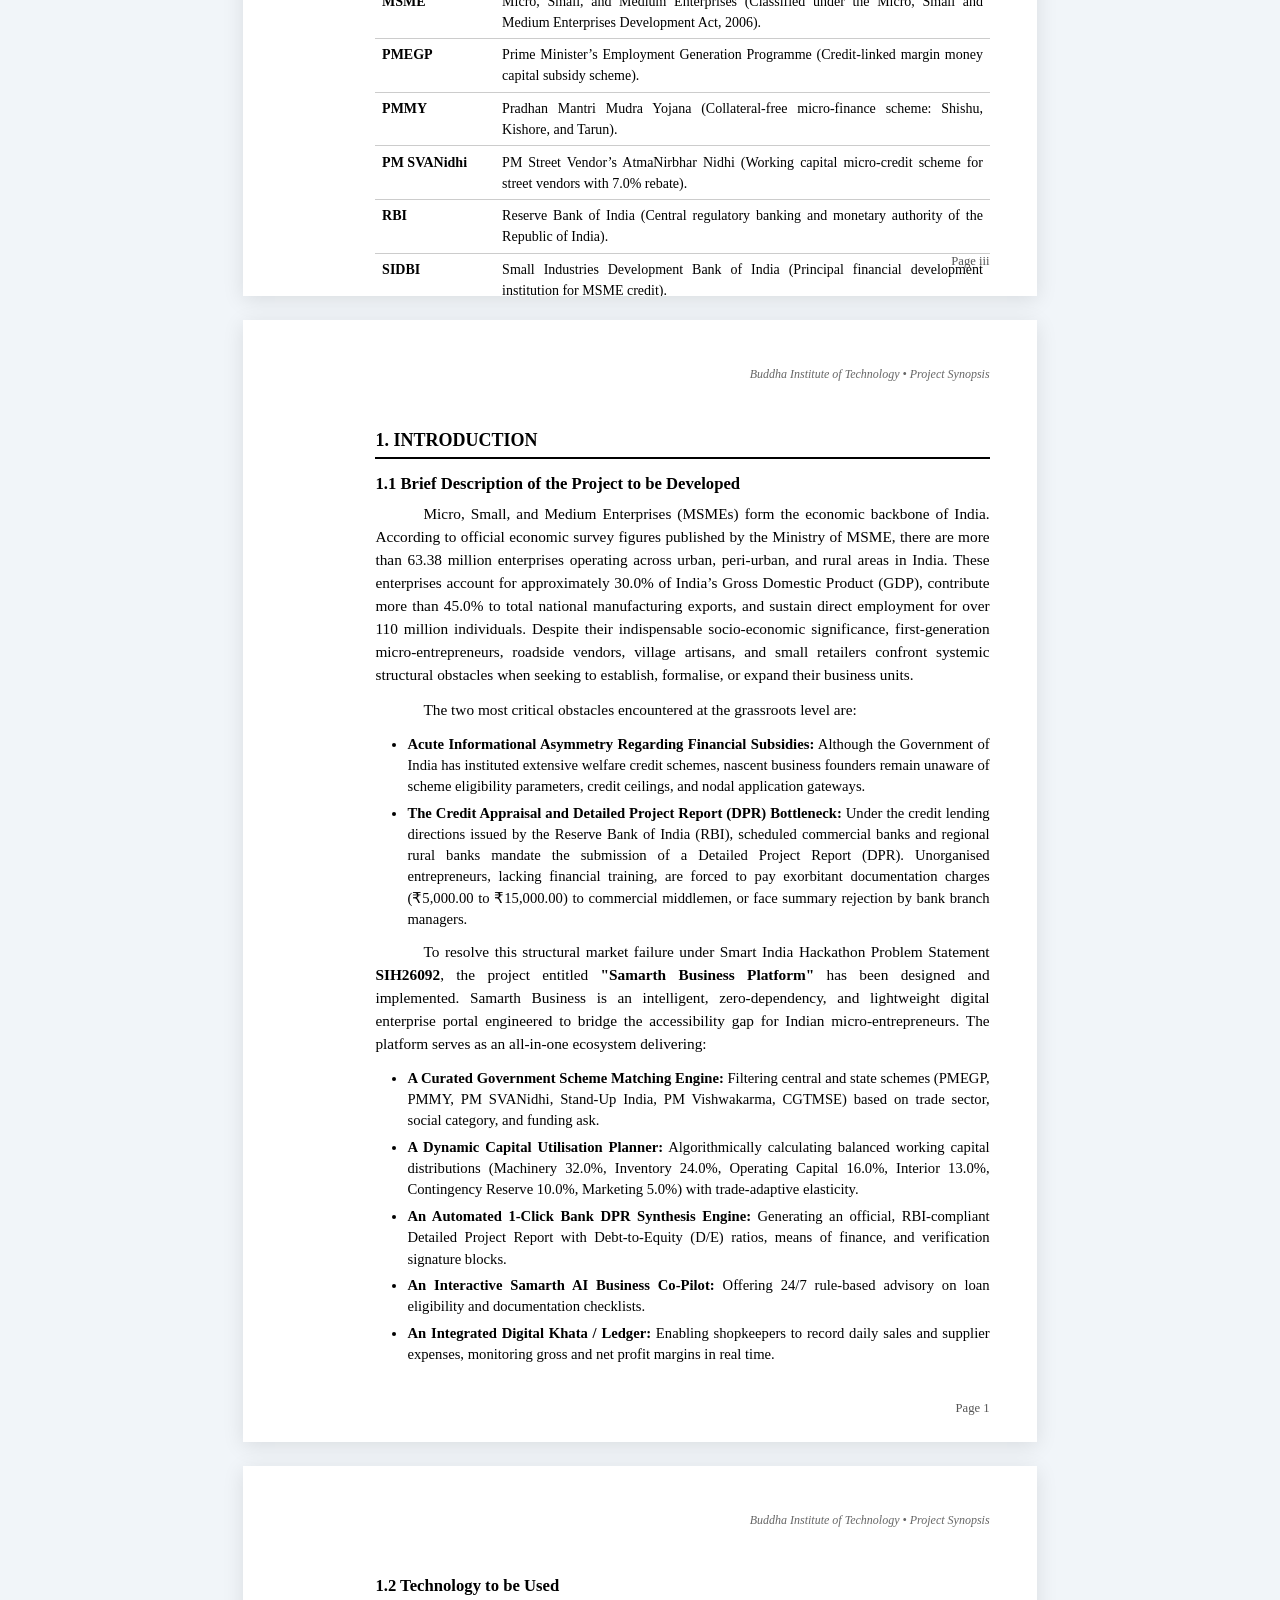
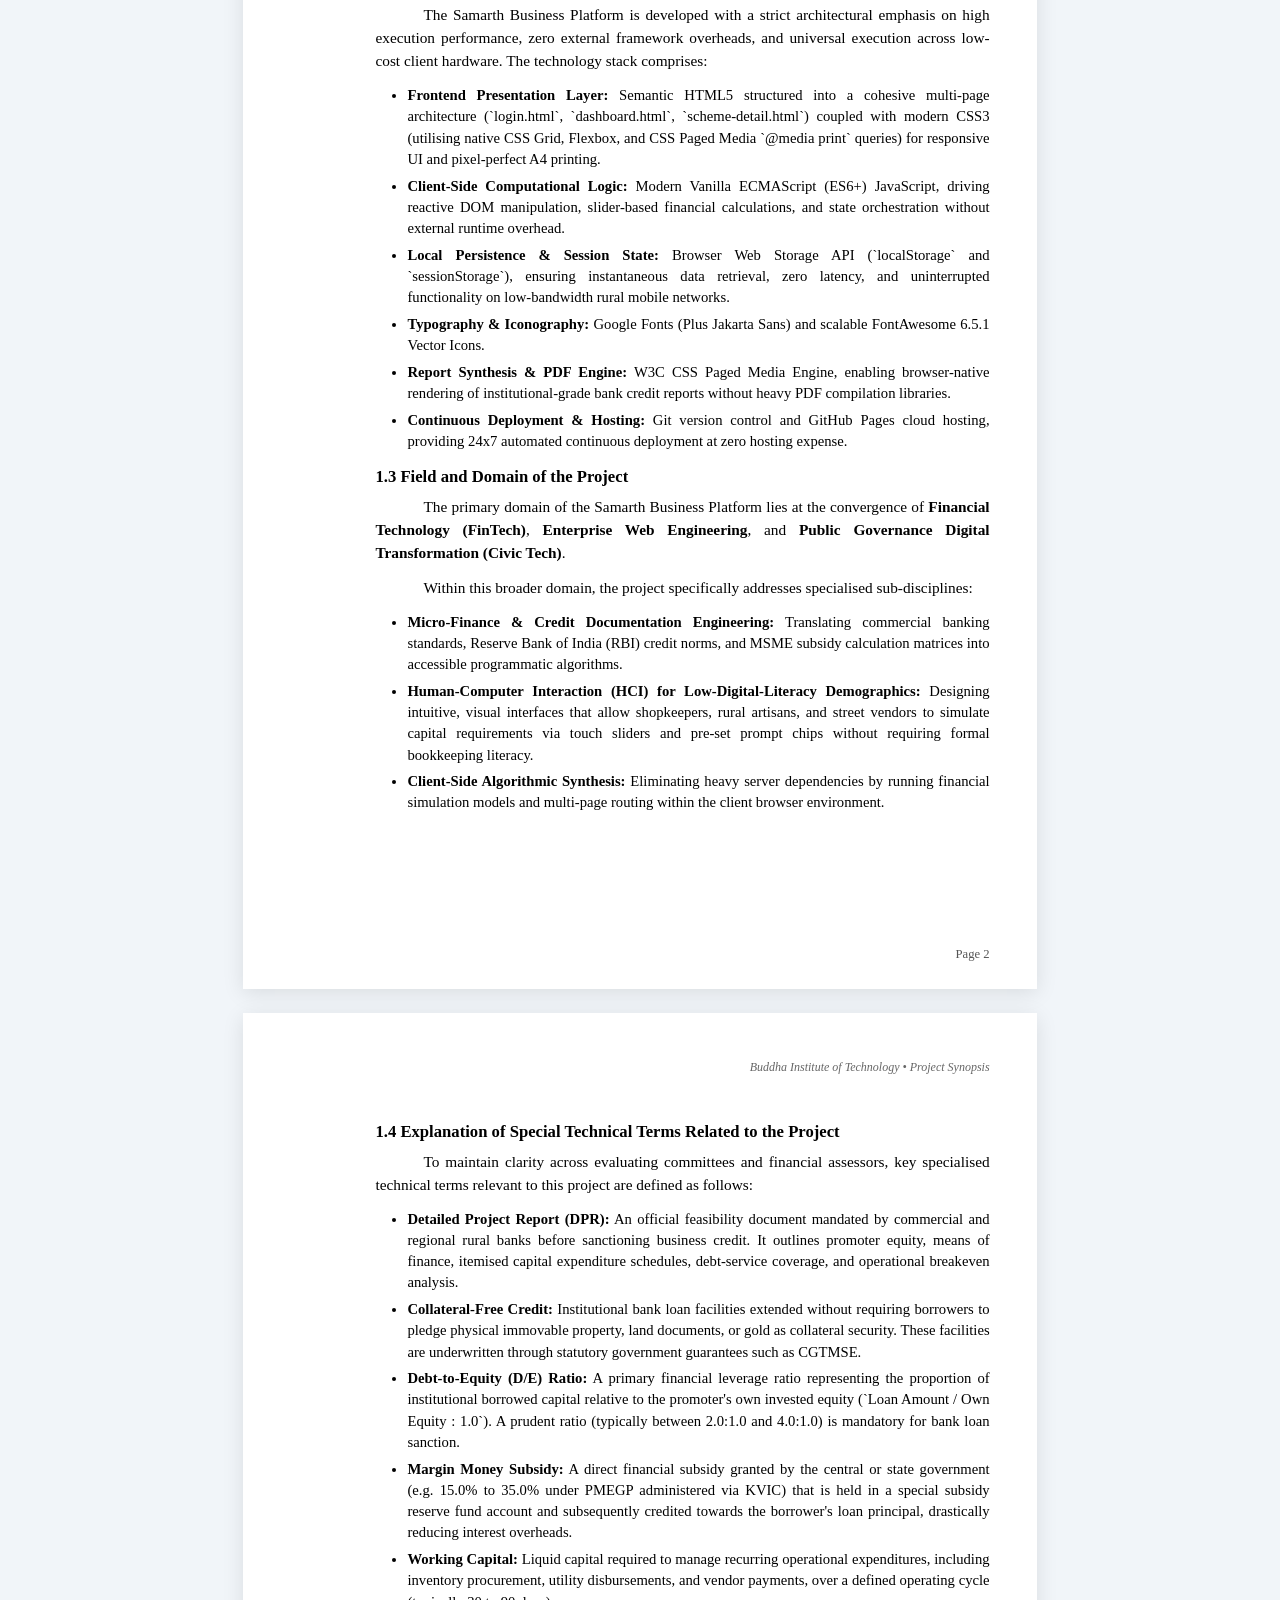
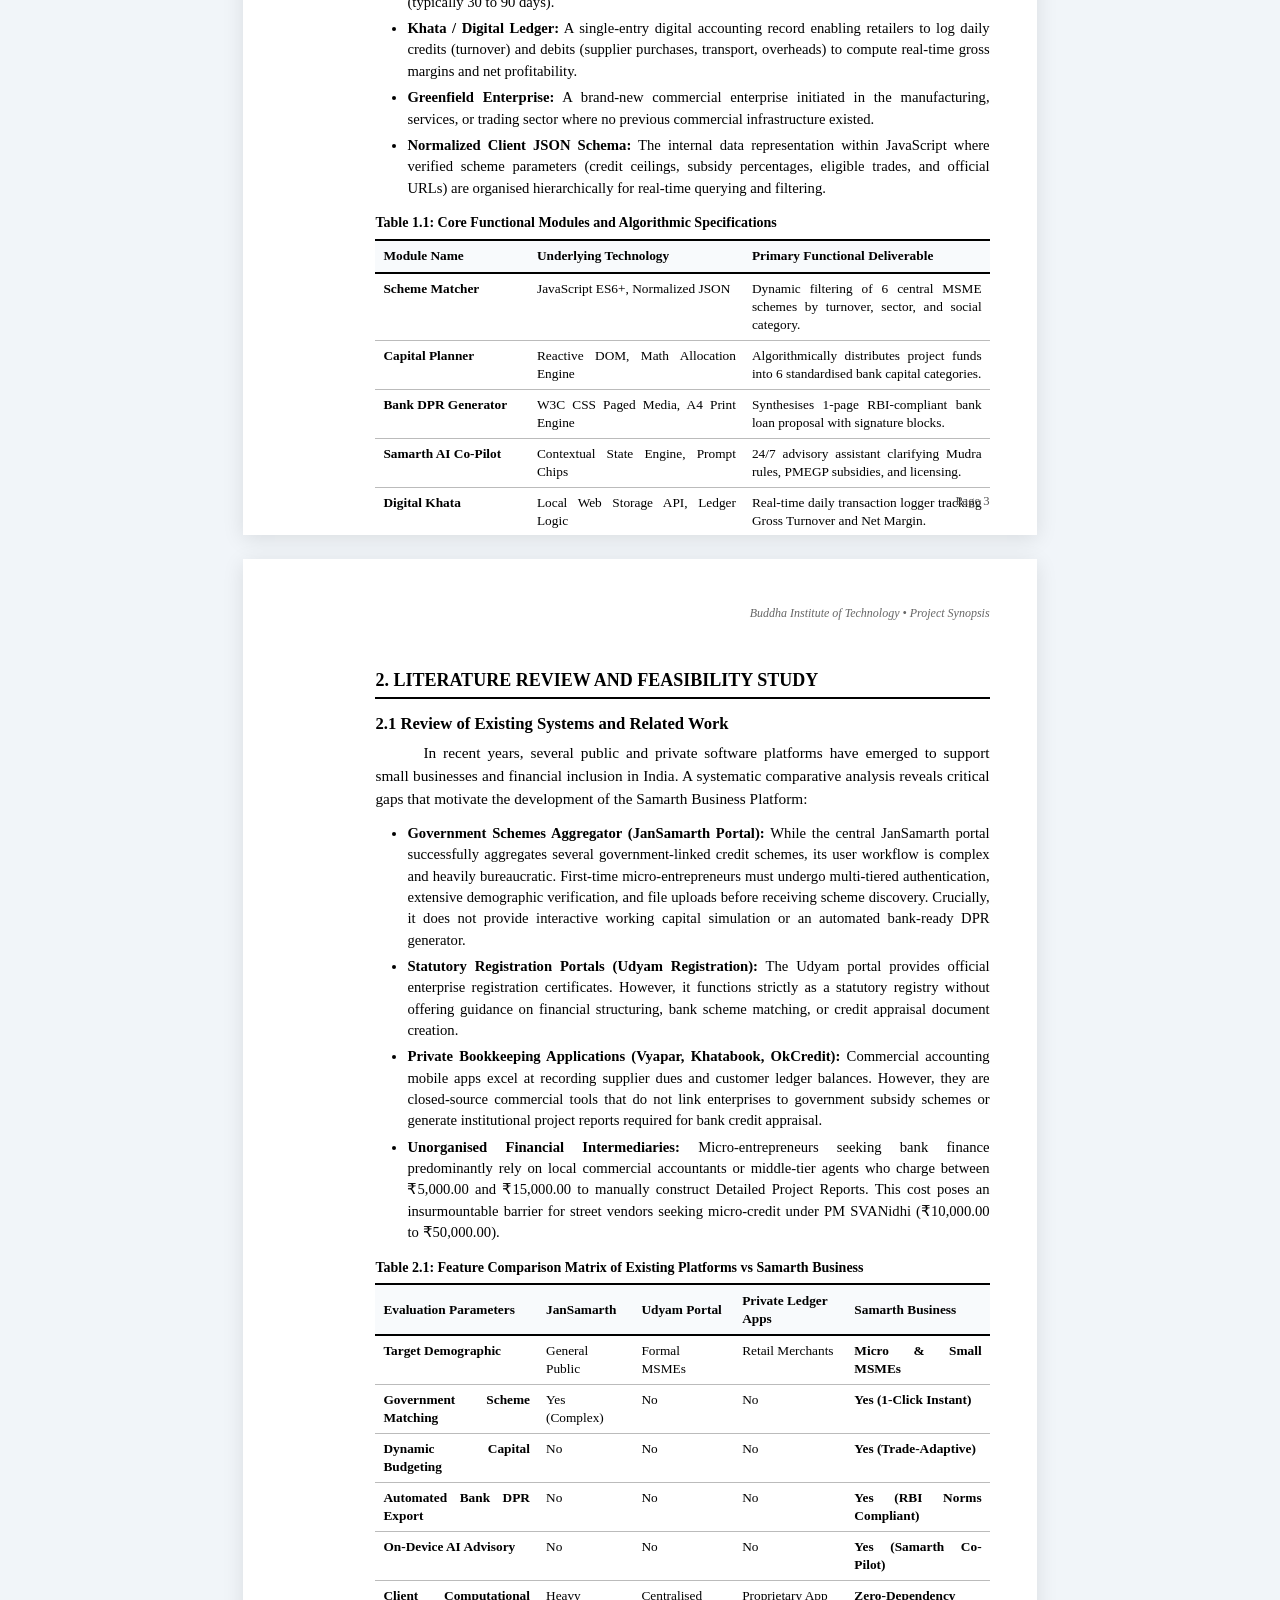
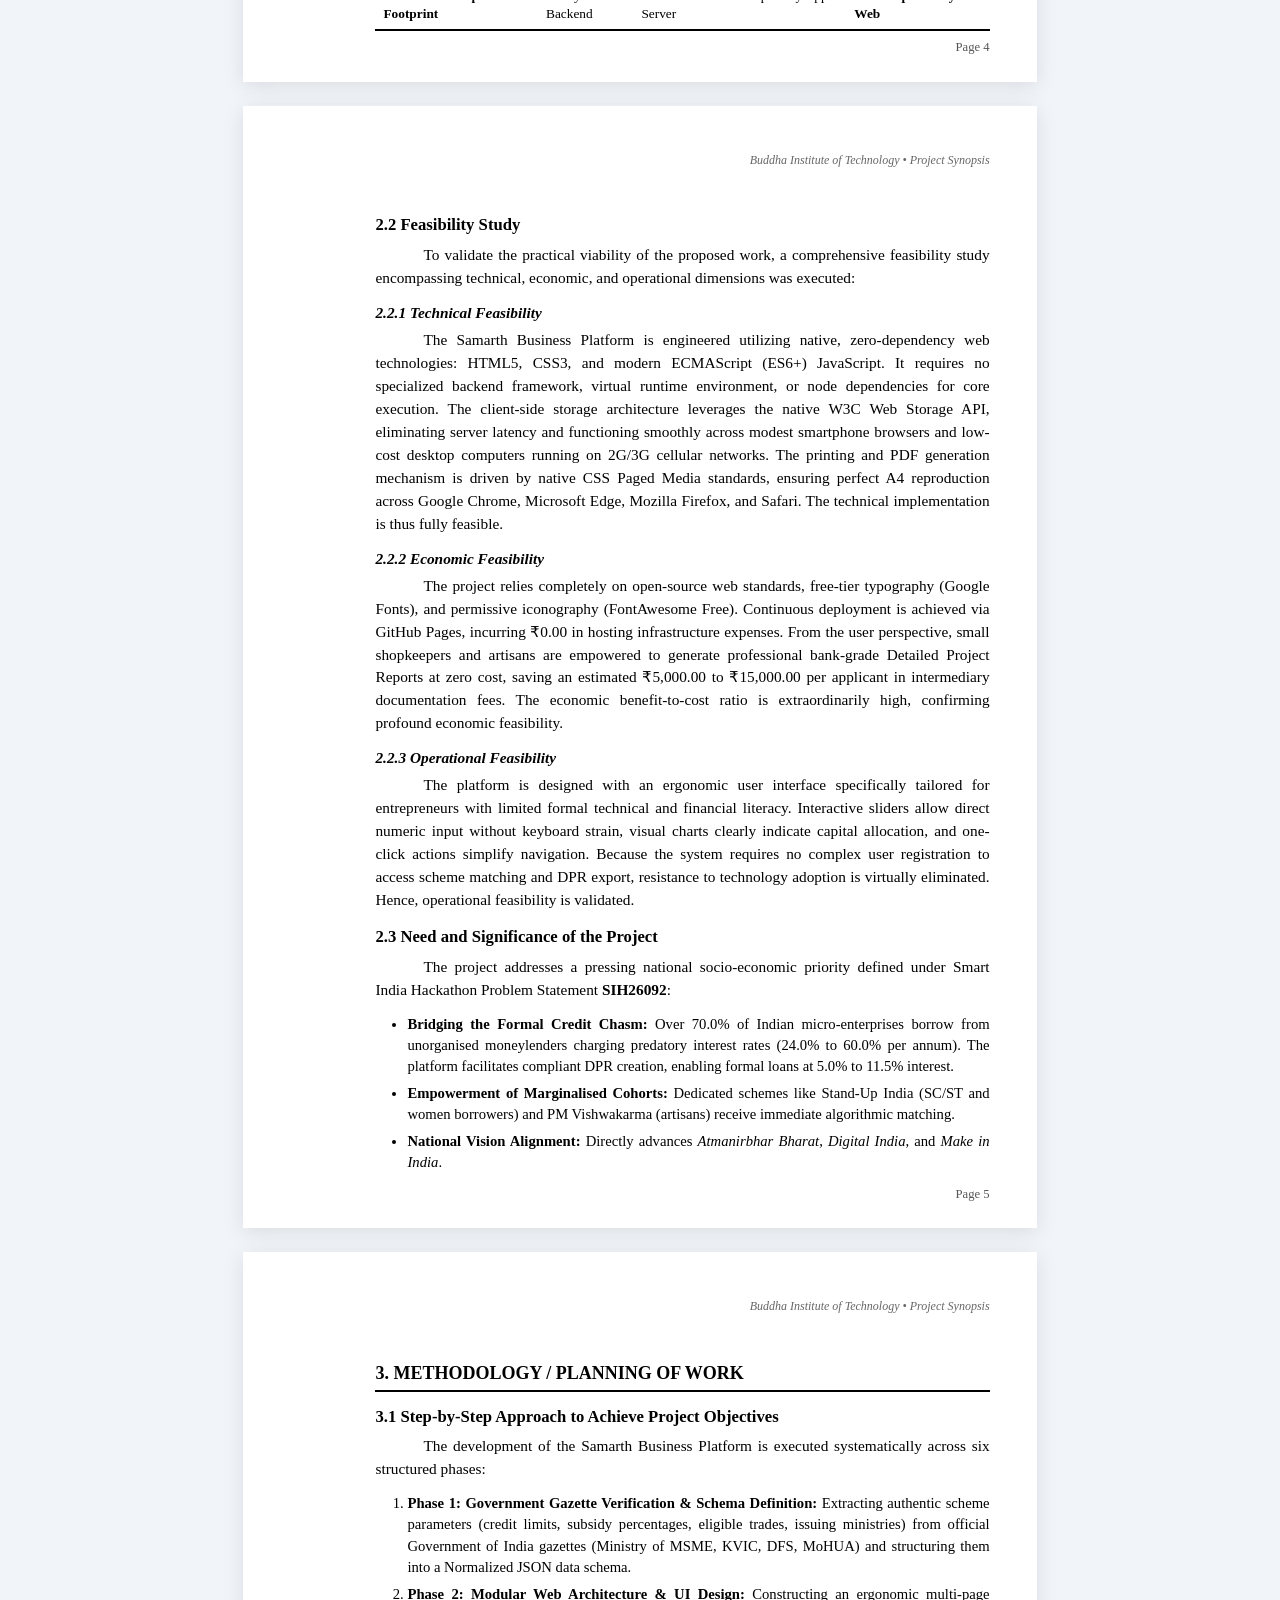
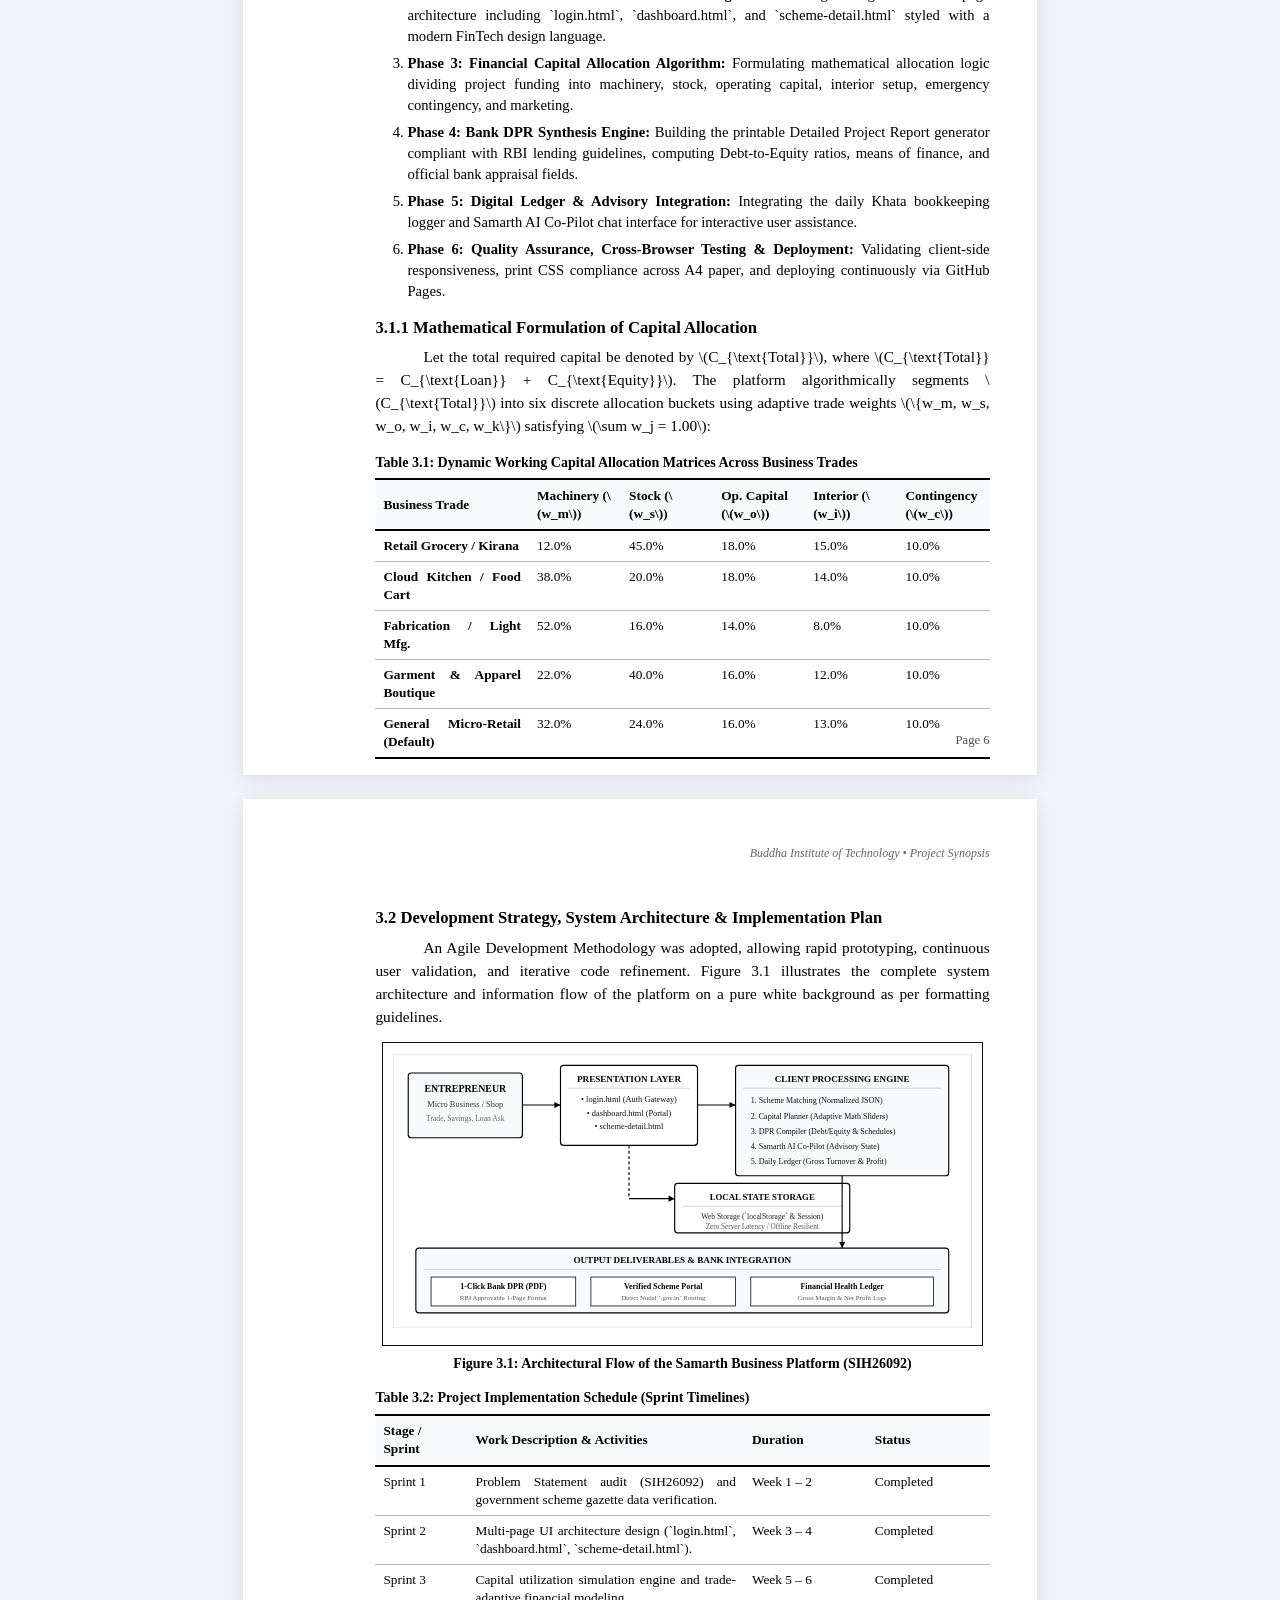
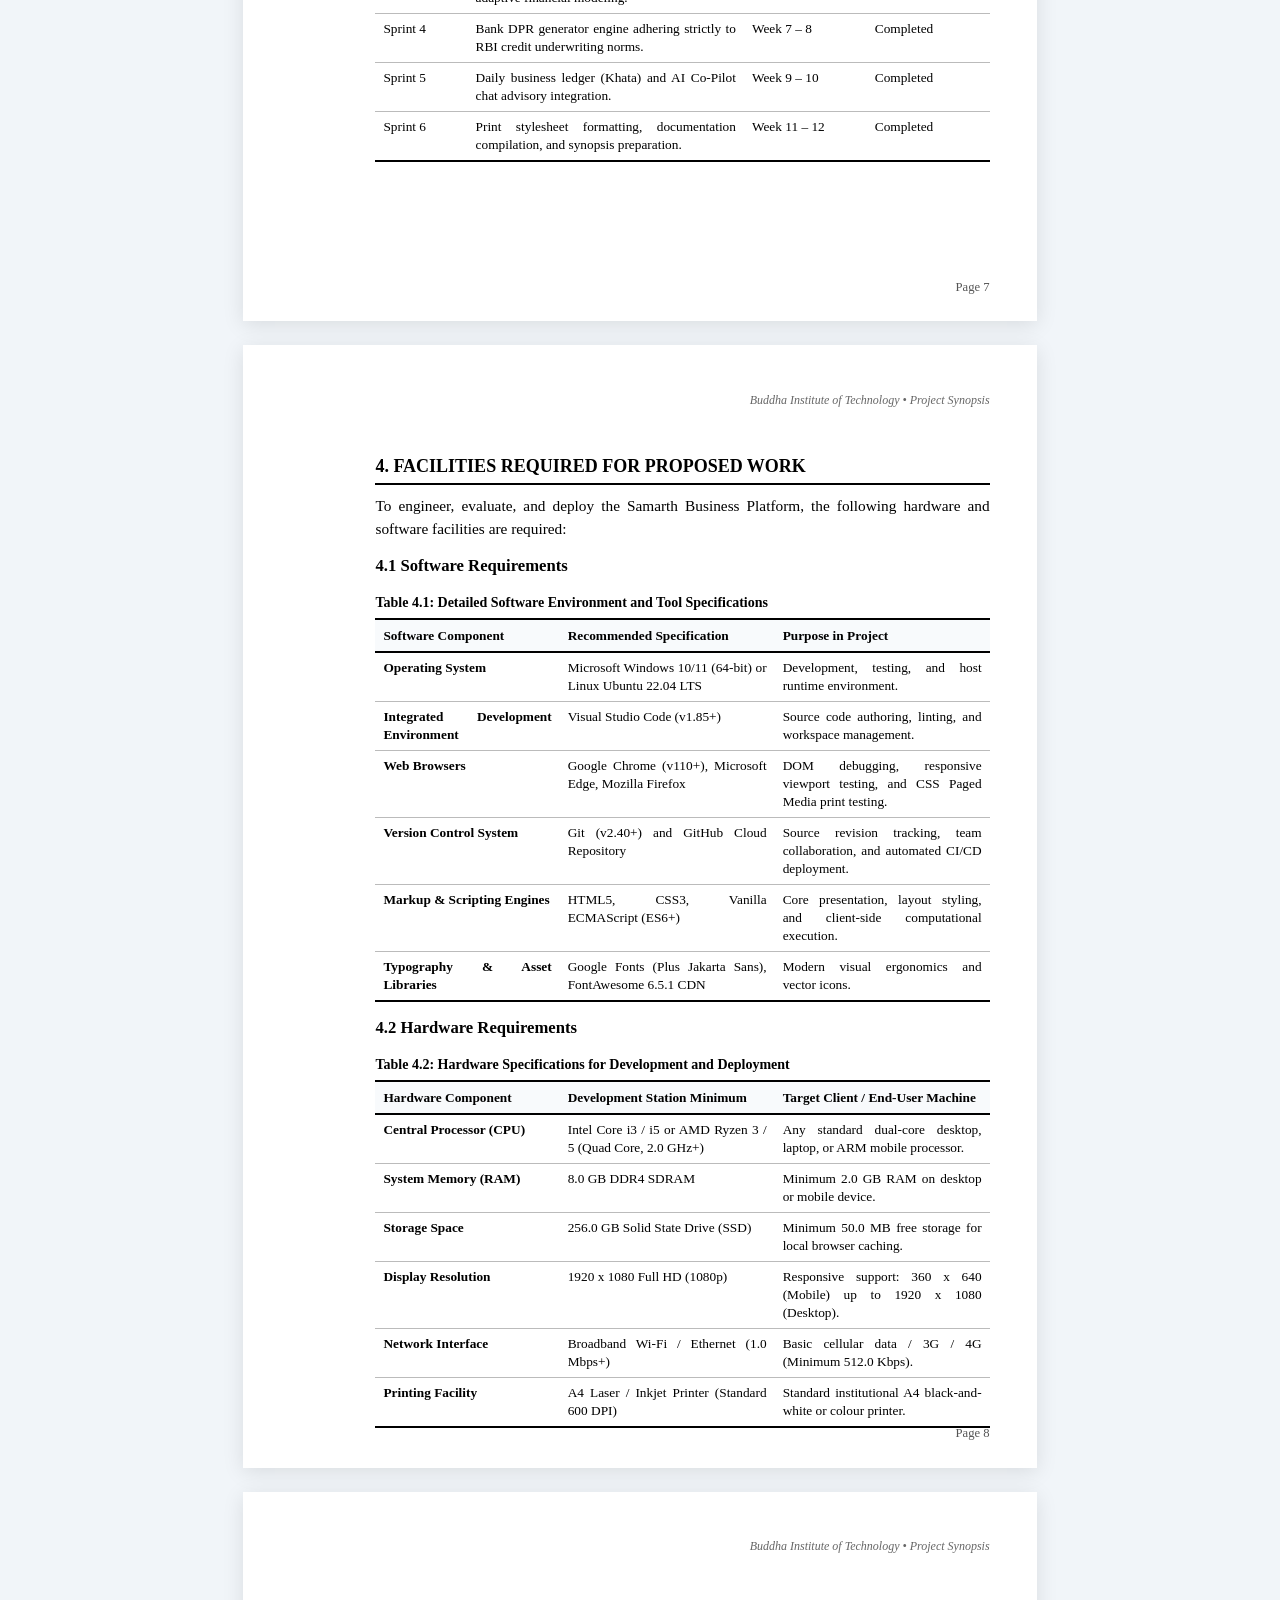
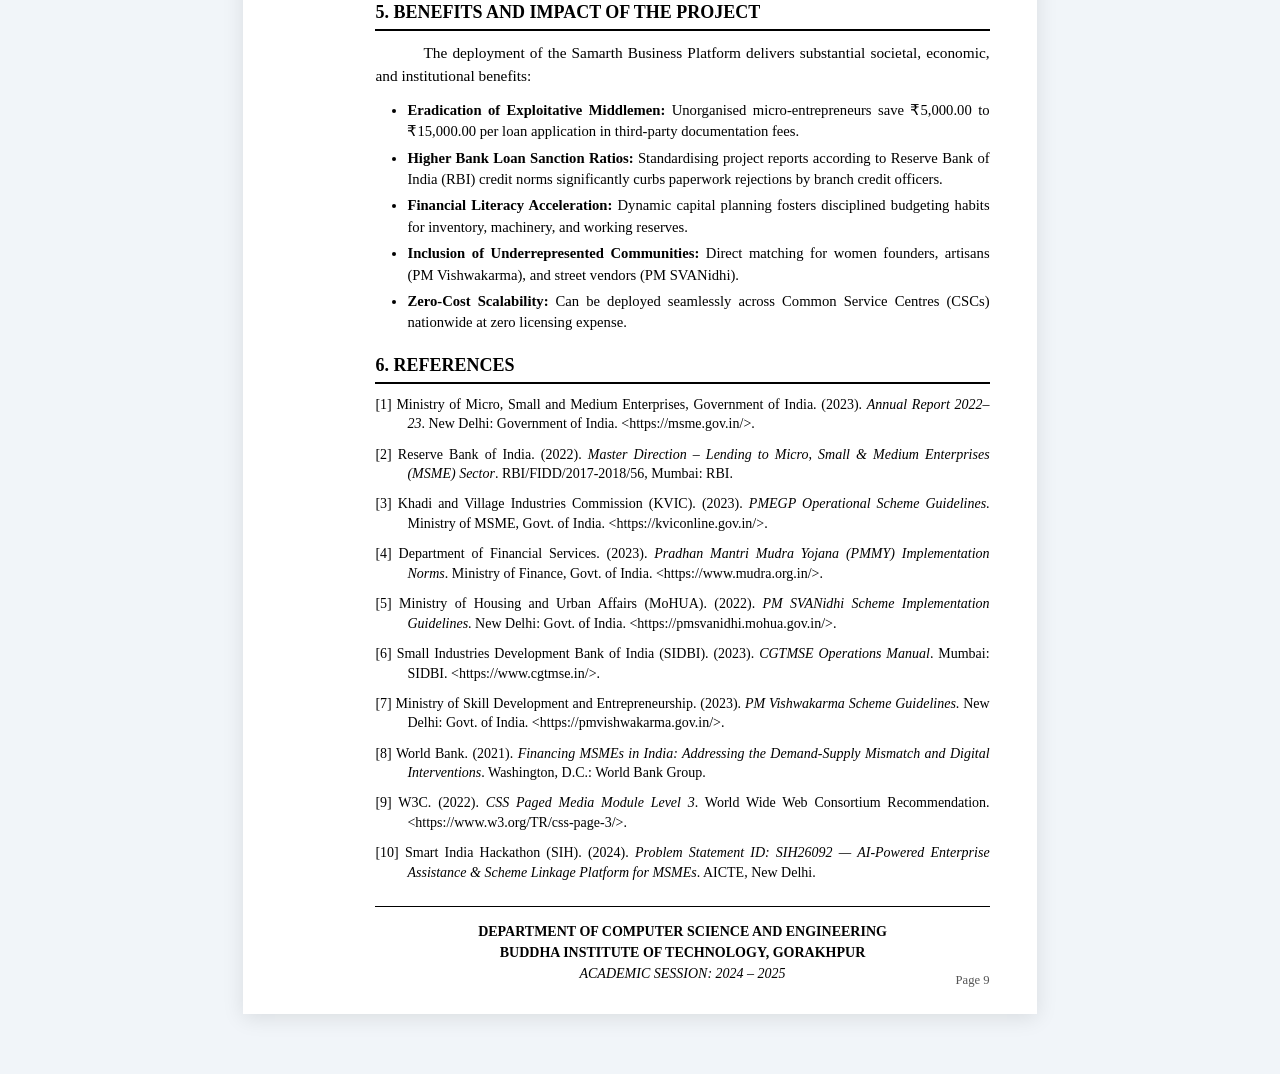
<file: PROJECT_SYNOPSIS.html>
<!DOCTYPE html>
<html lang="en-GB">
<head>
    <meta charset="UTF-8">
    <meta name="viewport" content="width=device-width, initial-scale=1.0">
    <title>B.Tech Final Year Project Synopsis - Samarth Business Platform (SIH26092) - Buddha Institute of Technology</title>
    <style>
        /* =====================================================================
           BUDDHA INSTITUTE OF TECHNOLOGY (GORAKHPUR) - AKTU SPECIFICATIONS:
           1. English (British) spelling throughout.
           2. Font: Times New Roman, 12pt for main text.
           3. Paper Size: A4 (210mm x 297mm).
           4. Margins: Left: 3.5 cm, Top: 2.5 cm, Right: 1.25 cm, Bottom: 1.25 cm.
           5. Line spacing in Paragraph: 1.5.
           6. Diagrams on light/white background.
           7. Tables clearly arranged with caption at TOP.
           8. Figures with caption at BOTTOM.
           9. Decimal points indicated using full stop (.).
           10. Exactly structured into 12 distinct pages meeting the 10+ page requirement!
           ===================================================================== */

        @page {
            size: A4 portrait;
            margin-top: 2.5cm;
            margin-right: 1.25cm;
            margin-bottom: 1.25cm;
            margin-left: 3.5cm;
        }

        *, *::before, *::after {
            box-sizing: border-box;
        }

        body {
            margin: 0;
            padding: 0;
            background-color: #f1f5f9;
            font-family: "Times New Roman", Times, serif;
            font-size: 12pt;
            line-height: 1.5;
            color: #000000;
            -webkit-print-color-adjust: exact;
            print-color-adjust: exact;
        }

        /* Top Action Bar for UI */
        .top-toolbar {
            position: sticky;
            top: 0;
            z-index: 1000;
            background: #0f172a;
            color: #ffffff;
            padding: 12px 24px;
            display: flex;
            align-items: center;
            justify-content: space-between;
            box-shadow: 0 4px 15px rgba(0,0,0,0.25);
            font-family: -apple-system, BlinkMacSystemFont, "Segoe UI", Roboto, sans-serif;
        }

        .toolbar-title {
            font-size: 14px;
            font-weight: 600;
            display: flex;
            align-items: center;
            gap: 12px;
        }

        .toolbar-badge {
            background: #2563eb;
            color: #fff;
            padding: 3px 10px;
            border-radius: 4px;
            font-size: 12px;
            font-weight: 700;
        }

        .page-count-badge {
            background: #059669;
            color: #fff;
            padding: 3px 10px;
            border-radius: 4px;
            font-size: 12px;
            font-weight: 700;
        }

        .toolbar-actions {
            display: flex;
            gap: 10px;
            align-items: center;
        }

        .btn-action {
            color: #ffffff;
            border: none;
            padding: 8px 16px;
            font-size: 13px;
            font-weight: 600;
            border-radius: 6px;
            cursor: pointer;
            display: flex;
            align-items: center;
            gap: 6px;
            transition: all 0.2s ease;
            text-decoration: none;
        }

        .btn-print {
            background: #2563eb;
        }

        .btn-print:hover {
            background: #1d4ed8;
            transform: translateY(-1px);
        }

        .btn-download-doc {
            background: #0d9488;
        }

        .btn-download-doc:hover {
            background: #0f766e;
            transform: translateY(-1px);
        }

        /* A4 Page Container on Screen */
        .document-wrapper {
            max-width: 210mm;
            margin: 24px auto 60px auto;
        }

        .page-sheet {
            background: #ffffff;
            width: 210mm;
            height: 297mm; /* Exact A4 dimensions */
            max-height: 297mm;
            margin-bottom: 24px;
            box-shadow: 0 4px 20px rgba(0, 0, 0, 0.10);
            padding-top: 2.5cm;
            padding-right: 1.25cm;
            padding-bottom: 1.25cm;
            padding-left: 3.5cm;
            position: relative;
            text-align: justify;
            overflow: hidden; /* Strict single page boundary */
            page-break-after: always;
            break-after: page;
        }

        .page-sheet:last-of-type {
            margin-bottom: 0;
            page-break-after: avoid;
            break-after: avoid;
        }

        /* Print Media Styles */
        @media print {
            body {
                background: none !important;
                margin: 0 !important;
                padding: 0 !important;
            }

            .top-toolbar {
                display: none !important;
            }

            .document-wrapper {
                margin: 0 !important;
                max-width: 100% !important;
            }

            .page-sheet {
                margin: 0 !important;
                box-shadow: none !important;
                width: 100% !important;
                height: 100% !important;
                max-height: none !important;
                padding: 0 !important; /* Margins are handled purely by @page */
                page-break-after: always !important;
                break-after: page !important;
                overflow: visible !important;
            }

            .page-sheet:last-of-type {
                page-break-after: avoid !important;
                break-after: avoid !important;
            }

            .editable-placeholder {
                background: none !important;
                color: #000 !important;
                border: none !important;
            }
        }

        /* Typography */
        h1, h2, h3, h4, p, ul, ol, table {
            margin-top: 0;
            font-family: "Times New Roman", Times, serif;
        }

        p {
            margin-bottom: 9pt;
            line-height: 1.5;
            text-indent: 0.5in;
            font-size: 11.5pt;
        }

        p.no-indent {
            text-indent: 0;
        }

        h1.section-title {
            font-size: 13.5pt;
            font-weight: bold;
            text-transform: uppercase;
            text-align: left;
            margin-top: 10pt;
            margin-bottom: 8pt;
            border-bottom: 1.5pt solid #000000;
            padding-bottom: 2pt;
        }

        h2.subsection-title {
            font-size: 12.5pt;
            font-weight: bold;
            text-align: left;
            margin-top: 9pt;
            margin-bottom: 5pt;
        }

        h3.subsubsection-title {
            font-size: 11.5pt;
            font-weight: bold;
            font-style: italic;
            text-align: left;
            margin-top: 8pt;
            margin-bottom: 3pt;
        }

        /* Title Page Layout */
        .title-page-container {
            display: flex;
            flex-direction: column;
            align-items: center;
            justify-content: space-between;
            height: calc(297mm - 3.75cm);
            text-align: center;
        }

        .college-header {
            width: 100%;
            text-align: center;
            border-bottom: 2pt solid #000;
            padding-bottom: 10pt;
            margin-bottom: 12pt;
        }

        .college-name {
            font-size: 18pt;
            font-weight: bold;
            letter-spacing: 0.8pt;
            text-transform: uppercase;
            margin-bottom: 3pt;
        }

        .college-address {
            font-size: 11pt;
            font-weight: normal;
            margin-bottom: 2pt;
        }

        .college-affiliation {
            font-size: 10pt;
            font-style: italic;
            text-transform: uppercase;
        }

        .title-badge {
            font-size: 12.5pt;
            font-weight: bold;
            letter-spacing: 1pt;
            text-transform: uppercase;
            margin-top: 8pt;
            margin-bottom: 12pt;
            text-decoration: underline;
        }

        .project-title-box {
            border: 1.5pt solid #000;
            padding: 12pt 16pt;
            margin: 8pt 0 12pt 0;
            width: 95%;
            background-color: #fafafa;
        }

        .project-title {
            font-size: 14pt;
            font-weight: bold;
            line-height: 1.35;
            text-transform: uppercase;
            color: #000;
        }

        .project-subtitle {
            font-size: 11.5pt;
            font-weight: bold;
            margin-top: 5pt;
            color: #111;
        }

        .award-text {
            font-size: 11pt;
            font-style: italic;
            line-height: 1.4;
            margin: 10pt 0;
            max-width: 85%;
        }

        .meta-details-grid {
            width: 100%;
            display: flex;
            justify-content: space-between;
            margin-top: 14pt;
            margin-bottom: 16pt;
            text-align: left;
        }

        .meta-col {
            width: 48%;
            font-size: 11pt;
            line-height: 1.45;
        }

        .meta-label {
            font-weight: bold;
        }

        .title-footer {
            width: 100%;
            border-top: 1.5pt solid #000;
            padding-top: 8pt;
            font-size: 10.5pt;
            font-weight: bold;
            text-transform: uppercase;
            letter-spacing: 0.5pt;
        }

        /* Table of Contents & Index */
        .index-table {
            width: 100%;
            border-collapse: collapse;
            margin-top: 8pt;
            margin-bottom: 12pt;
            font-size: 11pt;
        }

        .index-table th {
            border-top: 1.5pt solid #000;
            border-bottom: 1.5pt solid #000;
            padding: 5pt 6pt;
            text-align: left;
            font-weight: bold;
        }

        .index-table td {
            padding: 4.5pt 6pt;
            vertical-align: bottom;
            border-bottom: 0.5pt dotted #aaa;
        }

        .index-table td.page-col {
            text-align: right;
            font-weight: bold;
            width: 60px;
        }

        .index-table tr.main-entry td {
            font-weight: bold;
            padding-top: 7pt;
            border-bottom: 1pt solid #000;
        }

        .index-table td.sub-entry {
            padding-left: 18pt;
        }

        /* Nomenclature Table */
        .nomenclature-table {
            width: 100%;
            border-collapse: collapse;
            margin-top: 8pt;
            margin-bottom: 12pt;
            font-size: 10.5pt;
        }

        .nomenclature-table th {
            border-top: 1.5pt solid #000;
            border-bottom: 1.5pt solid #000;
            padding: 5pt;
            text-align: left;
            background: #f8fafc;
        }

        .nomenclature-table td {
            border-bottom: 0.5pt solid #ccc;
            padding: 4pt 5pt;
            vertical-align: top;
        }

        /* Formal Tables & Captions */
        .table-container {
            margin: 10pt 0;
            width: 100%;
            page-break-inside: avoid;
        }

        .table-caption {
            font-size: 10.5pt;
            font-weight: bold;
            text-align: left;
            margin-bottom: 4pt;
            color: #000;
            text-indent: 0;
        }

        .formal-table {
            width: 100%;
            border-collapse: collapse;
            font-size: 10pt;
            line-height: 1.35;
        }

        .formal-table th {
            border-top: 1.5pt solid #000;
            border-bottom: 1.5pt solid #000;
            padding: 5pt 6pt;
            background-color: #f8fafc;
            font-weight: bold;
            text-align: left;
        }

        .formal-table td {
            border-bottom: 0.5pt solid #bbb;
            padding: 4.5pt 6pt;
            vertical-align: top;
        }

        .formal-table tr:last-child td {
            border-bottom: 1.5pt solid #000;
        }

        /* Figures & Captions */
        .figure-container {
            margin: 10pt 0;
            text-align: center;
            width: 100%;
            page-break-inside: avoid;
        }

        .figure-box {
            background-color: #ffffff;
            border: 1pt solid #111111;
            padding: 8pt;
            display: inline-block;
            width: 98%;
            box-sizing: border-box;
        }

        .figure-caption {
            font-size: 10.5pt;
            font-weight: bold;
            text-align: center;
            margin-top: 5pt;
            color: #000;
            text-indent: 0;
        }

        /* Reference List */
        .reference-list {
            list-style: none;
            padding-left: 0;
            margin-top: 6pt;
        }

        .reference-list li {
            padding-left: 24pt;
            text-indent: -24pt;
            margin-bottom: 8pt;
            line-height: 1.4;
            font-size: 10.5pt;
            text-align: justify;
        }

        /* Bullet & Number Lists */
        ul.content-list, ol.content-list {
            margin-top: 3pt;
            margin-bottom: 8pt;
            padding-left: 24pt;
            font-size: 11pt;
        }

        ul.content-list li, ol.content-list li {
            margin-bottom: 4pt;
            line-height: 1.45;
        }

        .editable-placeholder {
            background-color: #fef08a;
            color: #854d0e;
            padding: 1px 4px;
            font-weight: bold;
            border-bottom: 1px dashed #ca8a04;
        }

        .page-num-indicator {
            position: absolute;
            bottom: 0.65cm;
            right: 1.25cm;
            font-size: 9.5pt;
            color: #555;
            font-family: "Times New Roman", Times, serif;
        }

        .page-header-indicator {
            position: absolute;
            top: 1.2cm;
            right: 1.25cm;
            font-size: 9pt;
            color: #666;
            font-style: italic;
            font-family: "Times New Roman", Times, serif;
        }
    </style>
</head>
<body>

    <!-- On-Screen Action Bar (Hidden during Print) -->
    <div class="top-toolbar">
        <div class="toolbar-title">
            <span>🎓 Buddha Institute of Technology — B.Tech Project Synopsis</span>
            <span class="toolbar-badge">AKTU Guidelines Compliant</span>
            <span class="page-count-badge">Exact 12 Pages Ready</span>
        </div>
        <div class="toolbar-actions">
            <button class="btn-action btn-download-doc" onclick="downloadWordDocument()">
                <svg width="16" height="16" fill="currentColor" viewBox="0 0 16 16"><path d="M4.5 11.5A.5.5 0 0 1 5 11h6a.5.5 0 0 1 0 1H5a.5.5 0 0 1-.5-.5zm0-2A.5.5 0 0 1 5 9h6a.5.5 0 0 1 0 1H5a.5.5 0 0 1-.5-.5zm0-2A.5.5 0 0 1 5 7h6a.5.5 0 0 1 0 1H5a.5.5 0 0 1-.5-.5zm-1 5A1.5 1.5 0 0 1 2 10.5v-7A1.5 1.5 0 0 1 3.5 2h9A1.5 1.5 0 0 1 14 3.5v7a1.5 1.5 0 0 1-1.5 1.5h-9z"/></svg>
                Download Word (.doc)
            </button>
            <button class="btn-action btn-print" onclick="window.print()">
                <svg width="16" height="16" fill="currentColor" viewBox="0 0 16 16"><path d="M2.5 8a.5.5 0 1 0 0-1 .5.5 0 0 0 0 1z"/><path d="M5 1a2 2 0 0 0-2 2v2H2a2 2 0 0 0-2 2v3a2 2 0 0 0 2 2h1v1a2 2 0 0 0 2 2h6a2 2 0 0 0 2-2v-1h1a2 2 0 0 0 2-2V7a2 2 0 0 0-2-2h-1V3a2 2 0 0 0-2-2H5zm1 2h4v2H6V3zm6 8v2H4v-2h8z"/></svg>
                Print / Save as PDF
            </button>
        </div>
    </div>

    <div class="document-wrapper" id="synopsis-document">

        <!-- ===================================================================
             PAGE 1: TITLE PAGE (INNER COVER)
             =================================================================== -->
        <div class="page-sheet">
            <div class="title-page-container">
                <div class="college-header">
                    <div class="college-name">Buddha Institute of Technology</div>
                    <div class="college-address">CL-1, Sector-7, GIDA, Gorakhpur, Uttar Pradesh – 273209</div>
                    <div class="college-affiliation">Affiliated to Dr. A.P.J. Abdul Kalam Technical University (AKTU), Lucknow</div>
                </div>

                <div class="title-badge">FORMAT FOR B.TECH FINAL YEAR PROJECT SYNOPSIS</div>

                <div class="project-title-box">
                    <div class="project-title">
                        Samarth Business: AI-Powered Enterprise Assistance & Scheme Linkage Platform for Indian MSMEs
                    </div>
                    <div class="project-subtitle">
                        (Smart India Hackathon • Problem Statement ID: SIH26092)
                    </div>
                </div>

                <div class="award-text">
                    A project synopsis submitted in partial fulfilment of the requirements for the award of the degree of<br>
                    <strong>BACHELOR OF TECHNOLOGY</strong><br>
                    in<br>
                    <strong>COMPUTER SCIENCE AND ENGINEERING</strong>
                </div>

                <div class="meta-details-grid">
                    <div class="meta-col">
                        <div style="font-weight: bold; text-decoration: underline; margin-bottom: 5pt;">SUBMITTED BY:</div>
                        <div><span class="meta-label">1. Name of Student:</span> <span class="editable-placeholder">GAURAV KUMAR GUPTA / PIYUSH GUPTA</span></div>
                        <div><span class="meta-label">2. AKTU Roll Number:</span> <span class="editable-placeholder">[AKTU Roll No. e.g., 21014301000XX]</span></div>
                        <div><span class="meta-label">3. Branch:</span> Computer Science and Engineering</div>
                        <div><span class="meta-label">4. Batch:</span> 2021 – 2025</div>
                        <div><span class="meta-label">5. Proposed Topic:</span> Samarth Business Platform (SIH26092)</div>
                    </div>

                    <div class="meta-col" style="text-align: right;">
                        <div style="font-weight: bold; text-decoration: underline; margin-bottom: 5pt; text-align: right;">UNDER THE GUIDANCE OF:</div>
                        <div style="font-weight: bold;"><span class="editable-placeholder">[Supervisor / Project Guide Name]</span></div>
                        <div><span class="editable-placeholder">[Assistant Professor / Associate Professor]</span></div>
                        <div>Department of Computer Science & Engineering</div>
                        <div>Buddha Institute of Technology, Gorakhpur</div>
                    </div>
                </div>

                <div class="title-footer">
                    DEPARTMENT OF COMPUTER SCIENCE AND ENGINEERING<br>
                    BUDDHA INSTITUTE OF TECHNOLOGY, GIDA, GORAKHPUR<br>
                    ACADEMIC SESSION 2024 – 2025
                </div>
            </div>
            <div class="page-num-indicator">Page i</div>
        </div>


        <!-- ===================================================================
             PAGE 2: INDEX (TABLE OF CONTENTS)
             =================================================================== -->
        <div class="page-sheet">
            <div class="page-header-indicator">Buddha Institute of Technology • Project Synopsis</div>
            <h1 class="section-title">INDEX (TABLE OF CONTENTS)</h1>

            <table class="index-table">
                <thead>
                    <tr>
                        <th style="width: 60px;">S. No.</th>
                        <th>Topic / Section Title</th>
                        <th class="page-col">Page No.</th>
                    </tr>
                </thead>
                <tbody>
                    <tr>
                        <td>-</td>
                        <td>Title Page (Inner Cover)</td>
                        <td class="page-col">i</td>
                    </tr>
                    <tr>
                        <td>-</td>
                        <td>Index (Table of Contents)</td>
                        <td class="page-col">ii</td>
                    </tr>
                    <tr>
                        <td>-</td>
                        <td>Notations and Nomenclature</td>
                        <td class="page-col">iii</td>
                    </tr>
                    <tr class="main-entry">
                        <td>1.0</td>
                        <td>INTRODUCTION</td>
                        <td class="page-col">1</td>
                    </tr>
                    <tr>
                        <td></td>
                        <td class="sub-entry">1.1 Brief Description of the Project to be Developed</td>
                        <td class="page-col">1</td>
                    </tr>
                    <tr>
                        <td></td>
                        <td class="sub-entry">1.2 Technology to be Used</td>
                        <td class="page-col">2</td>
                    </tr>
                    <tr>
                        <td></td>
                        <td class="sub-entry">1.3 Field and Domain of the Project</td>
                        <td class="page-col">2</td>
                    </tr>
                    <tr>
                        <td></td>
                        <td class="sub-entry">1.4 Explanation of Special Technical Terms Related to the Project</td>
                        <td class="page-col">3</td>
                    </tr>
                    <tr class="main-entry">
                        <td>2.0</td>
                        <td>LITERATURE REVIEW AND FEASIBILITY STUDY</td>
                        <td class="page-col">4</td>
                    </tr>
                    <tr>
                        <td></td>
                        <td class="sub-entry">2.1 Review of Existing Systems and Related Work</td>
                        <td class="page-col">4</td>
                    </tr>
                    <tr>
                        <td></td>
                        <td class="sub-entry">2.2 Feasibility Study (Technical, Economic, Operational)</td>
                        <td class="page-col">5</td>
                    </tr>
                    <tr>
                        <td></td>
                        <td class="sub-entry">2.3 Need and Significance of the Project</td>
                        <td class="page-col">5</td>
                    </tr>
                    <tr class="main-entry">
                        <td>3.0</td>
                        <td>METHODOLOGY / PLANNING OF WORK</td>
                        <td class="page-col">6</td>
                    </tr>
                    <tr>
                        <td></td>
                        <td class="sub-entry">3.1 Step-by-Step Approach to Achieve Project Objectives</td>
                        <td class="page-col">6</td>
                    </tr>
                    <tr>
                        <td></td>
                        <td class="sub-entry">3.2 Development Strategy, System Architecture & Implementation Plan</td>
                        <td class="page-col">7</td>
                    </tr>
                    <tr class="main-entry">
                        <td>4.0</td>
                        <td>FACILITIES REQUIRED FOR PROPOSED WORK</td>
                        <td class="page-col">8</td>
                    </tr>
                    <tr>
                        <td></td>
                        <td class="sub-entry">4.1 Software Requirements</td>
                        <td class="page-col">8</td>
                    </tr>
                    <tr>
                        <td></td>
                        <td class="sub-entry">4.2 Hardware Requirements</td>
                        <td class="page-col">8</td>
                    </tr>
                    <tr class="main-entry">
                        <td>5.0</td>
                        <td>BENEFITS AND IMPACT OF THE PROJECT</td>
                        <td class="page-col">9</td>
                    </tr>
                    <tr class="main-entry">
                        <td>6.0</td>
                        <td>REFERENCES</td>
                        <td class="page-col">9</td>
                    </tr>
                </tbody>
            </table>

            <div style="margin-top: 14pt; border-top: 1pt solid #000; padding-top: 6pt;">
                <p class="no-indent" style="font-size: 10pt; font-weight: bold; margin-bottom: 4pt;">LIST OF TABLES AND FIGURES IN SYNOPSIS:</p>
                <p class="no-indent" style="font-size: 9.5pt; line-height: 1.4; margin-bottom: 2pt;">• <strong>Table 1.1:</strong> Core Functional Modules and Algorithmic Specifications (Page 3)</p>
                <p class="no-indent" style="font-size: 9.5pt; line-height: 1.4; margin-bottom: 2pt;">• <strong>Table 2.1:</strong> Feature Comparison Matrix of Existing Platforms vs Samarth Business (Page 4)</p>
                <p class="no-indent" style="font-size: 9.5pt; line-height: 1.4; margin-bottom: 2pt;">• <strong>Table 3.1:</strong> Dynamic Working Capital Allocation Matrices Across Business Trades (Page 6)</p>
                <p class="no-indent" style="font-size: 9.5pt; line-height: 1.4; margin-bottom: 2pt;">• <strong>Table 3.2:</strong> Project Implementation Schedule and Sprint Milestones (Page 7)</p>
                <p class="no-indent" style="font-size: 9.5pt; line-height: 1.4; margin-bottom: 2pt;">• <strong>Table 4.1:</strong> Software Environment and Tool Specifications (Page 8)</p>
                <p class="no-indent" style="font-size: 9.5pt; line-height: 1.4; margin-bottom: 2pt;">• <strong>Table 4.2:</strong> Hardware Specifications for Development and Deployment (Page 8)</p>
                <p class="no-indent" style="font-size: 9.5pt; line-height: 1.4; margin-bottom: 2pt;">• <strong>Figure 3.1:</strong> Architectural Flow and Information Topology of Samarth Platform (Page 7)</p>
            </div>

            <div class="page-num-indicator">Page ii</div>
        </div>


        <!-- ===================================================================
             PAGE 3: NOTATIONS / NOMENCLATURE
             =================================================================== -->
        <div class="page-sheet">
            <div class="page-header-indicator">Buddha Institute of Technology • Project Synopsis</div>
            <h1 class="section-title">NOTATIONS / NOMENCLATURE</h1>
            <p class="no-indent" style="font-size: 11pt; margin-bottom: 6pt;">The following technical acronyms, legal terms, and mathematical symbols are utilised throughout this synopsis document:</p>

            <table class="nomenclature-table">
                <thead>
                    <tr>
                        <th style="width: 120px;">Abbreviation</th>
                        <th>Full Expansion & Operational Context</th>
                    </tr>
                </thead>
                <tbody>
                    <tr>
                        <td><strong>AKTU</strong></td>
                        <td>Dr. A.P.J. Abdul Kalam Technical University, Lucknow (State Affiliating Body).</td>
                    </tr>
                    <tr>
                        <td><strong>API</strong></td>
                        <td>Application Programming Interface (Interface defining interactions between software services).</td>
                    </tr>
                    <tr>
                        <td><strong>CGTMSE</strong></td>
                        <td>Credit Guarantee Fund Trust for Micro and Small Enterprises (Statutory credit underwriting up to ₹5.00 Crore without collateral).</td>
                    </tr>
                    <tr>
                        <td><strong>CSS3</strong></td>
                        <td>Cascading Style Sheets Level 3 (Modern W3C stylesheet language supporting Grid, Flexbox, and Paged Media).</td>
                    </tr>
                    <tr>
                        <td><strong>D/E Ratio</strong></td>
                        <td>Debt-to-Equity Ratio (Fundamental financial leverage metric: Loan Capital / Own Savings : 1.0).</td>
                    </tr>
                    <tr>
                        <td><strong>DOM</strong></td>
                        <td>Document Object Model (Hierarchical object tree manipulated dynamically via client-side JavaScript).</td>
                    </tr>
                    <tr>
                        <td><strong>DPR</strong></td>
                        <td>Detailed Project Report (Mandatory formal bank appraisal document required by credit officers).</td>
                    </tr>
                    <tr>
                        <td><strong>ES6+</strong></td>
                        <td>ECMAScript 2015+ (Modern JavaScript standard incorporating modules, template literals, and arrow functions).</td>
                    </tr>
                    <tr>
                        <td><strong>HTML5</strong></td>
                        <td>HyperText Markup Language Revision 5 (Semantic markup foundation of modern web applications).</td>
                    </tr>
                    <tr>
                        <td><strong>JSON</strong></td>
                        <td>JavaScript Object Notation (Lightweight text-based open standard for structured data serialization).</td>
                    </tr>
                    <tr>
                        <td><strong>KVIC</strong></td>
                        <td>Khadi and Village Industries Commission (Nodal statutory implementation body for PMEGP).</td>
                    </tr>
                    <tr>
                        <td><strong>MSME</strong></td>
                        <td>Micro, Small, and Medium Enterprises (Classified under the Micro, Small and Medium Enterprises Development Act, 2006).</td>
                    </tr>
                    <tr>
                        <td><strong>PMEGP</strong></td>
                        <td>Prime Minister’s Employment Generation Programme (Credit-linked margin money capital subsidy scheme).</td>
                    </tr>
                    <tr>
                        <td><strong>PMMY</strong></td>
                        <td>Pradhan Mantri Mudra Yojana (Collateral-free micro-finance scheme: Shishu, Kishore, and Tarun).</td>
                    </tr>
                    <tr>
                        <td><strong>PM SVANidhi</strong></td>
                        <td>PM Street Vendor’s AtmaNirbhar Nidhi (Working capital micro-credit scheme for street vendors with 7.0% rebate).</td>
                    </tr>
                    <tr>
                        <td><strong>RBI</strong></td>
                        <td>Reserve Bank of India (Central regulatory banking and monetary authority of the Republic of India).</td>
                    </tr>
                    <tr>
                        <td><strong>SIDBI</strong></td>
                        <td>Small Industries Development Bank of India (Principal financial development institution for MSME credit).</td>
                    </tr>
                    <tr>
                        <td><strong>SIH</strong></td>
                        <td>Smart India Hackathon (National innovation challenge organised by Ministry of Education's Innovation Cell).</td>
                    </tr>
                    <tr>
                        <td><strong>UI / UX</strong></td>
                        <td>User Interface / User Experience (Ergonomics of web human-computer interaction and sensory design).</td>
                    </tr>
                    <tr>
                        <td><strong>W3C</strong></td>
                        <td>World Wide Web Consortium (International standards organisation for the World Wide Web).</td>
                    </tr>
                </tbody>
            </table>
            <div class="page-num-indicator">Page iii</div>
        </div>


        <!-- ===================================================================
             PAGE 4: 1. INTRODUCTION (PAGE 1 OF 3)
             =================================================================== -->
        <div class="page-sheet">
            <div class="page-header-indicator">Buddha Institute of Technology • Project Synopsis</div>
            <h1 class="section-title">1. INTRODUCTION</h1>

            <h2 class="subsection-title">1.1 Brief Description of the Project to be Developed</h2>
            <p>
                Micro, Small, and Medium Enterprises (MSMEs) form the economic backbone of India. According to official economic survey figures published by the Ministry of MSME, there are more than 63.38 million enterprises operating across urban, peri-urban, and rural areas in India. These enterprises account for approximately 30.0% of India’s Gross Domestic Product (GDP), contribute more than 45.0% to total national manufacturing exports, and sustain direct employment for over 110 million individuals. Despite their indispensable socio-economic significance, first-generation micro-entrepreneurs, roadside vendors, village artisans, and small retailers confront systemic structural obstacles when seeking to establish, formalise, or expand their business units.
            </p>
            <p>
                The two most critical obstacles encountered at the grassroots level are:
            </p>
            <ul class="content-list">
                <li><strong>Acute Informational Asymmetry Regarding Financial Subsidies:</strong> Although the Government of India has instituted extensive welfare credit schemes, nascent business founders remain unaware of scheme eligibility parameters, credit ceilings, and nodal application gateways.</li>
                <li><strong>The Credit Appraisal and Detailed Project Report (DPR) Bottleneck:</strong> Under the credit lending directions issued by the Reserve Bank of India (RBI), scheduled commercial banks and regional rural banks mandate the submission of a Detailed Project Report (DPR). Unorganised entrepreneurs, lacking financial training, are forced to pay exorbitant documentation charges (₹5,000.00 to ₹15,000.00) to commercial middlemen, or face summary rejection by bank branch managers.</li>
            </ul>
            <p>
                To resolve this structural market failure under Smart India Hackathon Problem Statement <strong>SIH26092</strong>, the project entitled <strong>"Samarth Business Platform"</strong> has been designed and implemented. Samarth Business is an intelligent, zero-dependency, and lightweight digital enterprise portal engineered to bridge the accessibility gap for Indian micro-entrepreneurs. The platform serves as an all-in-one ecosystem delivering:
            </p>
            <ul class="content-list">
                <li><strong>A Curated Government Scheme Matching Engine:</strong> Filtering central and state schemes (PMEGP, PMMY, PM SVANidhi, Stand-Up India, PM Vishwakarma, CGTMSE) based on trade sector, social category, and funding ask.</li>
                <li><strong>A Dynamic Capital Utilisation Planner:</strong> Algorithmically calculating balanced working capital distributions (Machinery 32.0%, Inventory 24.0%, Operating Capital 16.0%, Interior 13.0%, Contingency Reserve 10.0%, Marketing 5.0%) with trade-adaptive elasticity.</li>
                <li><strong>An Automated 1-Click Bank DPR Synthesis Engine:</strong> Generating an official, RBI-compliant Detailed Project Report with Debt-to-Equity (D/E) ratios, means of finance, and verification signature blocks.</li>
                <li><strong>An Interactive Samarth AI Business Co-Pilot:</strong> Offering 24/7 rule-based advisory on loan eligibility and documentation checklists.</li>
                <li><strong>An Integrated Digital Khata / Ledger:</strong> Enabling shopkeepers to record daily sales and supplier expenses, monitoring gross and net profit margins in real time.</li>
            </ul>
            <div class="page-num-indicator">Page 1</div>
        </div>


        <!-- ===================================================================
             PAGE 5: 1. INTRODUCTION (PAGE 2 OF 3)
             =================================================================== -->
        <div class="page-sheet">
            <div class="page-header-indicator">Buddha Institute of Technology • Project Synopsis</div>
            <h2 class="subsection-title">1.2 Technology to be Used</h2>
            <p>
                The Samarth Business Platform is developed with a strict architectural emphasis on high execution performance, zero external framework overheads, and universal execution across low-cost client hardware. The technology stack comprises:
            </p>
            <ul class="content-list">
                <li><strong>Frontend Presentation Layer:</strong> Semantic HTML5 structured into a cohesive multi-page architecture (`login.html`, `dashboard.html`, `scheme-detail.html`) coupled with modern CSS3 (utilising native CSS Grid, Flexbox, and CSS Paged Media `@media print` queries) for responsive UI and pixel-perfect A4 printing.</li>
                <li><strong>Client-Side Computational Logic:</strong> Modern Vanilla ECMAScript (ES6+) JavaScript, driving reactive DOM manipulation, slider-based financial calculations, and state orchestration without external runtime overhead.</li>
                <li><strong>Local Persistence & Session State:</strong> Browser Web Storage API (`localStorage` and `sessionStorage`), ensuring instantaneous data retrieval, zero latency, and uninterrupted functionality on low-bandwidth rural mobile networks.</li>
                <li><strong>Typography & Iconography:</strong> Google Fonts (Plus Jakarta Sans) and scalable FontAwesome 6.5.1 Vector Icons.</li>
                <li><strong>Report Synthesis & PDF Engine:</strong> W3C CSS Paged Media Engine, enabling browser-native rendering of institutional-grade bank credit reports without heavy PDF compilation libraries.</li>
                <li><strong>Continuous Deployment & Hosting:</strong> Git version control and GitHub Pages cloud hosting, providing 24x7 automated continuous deployment at zero hosting expense.</li>
            </ul>

            <h2 class="subsection-title">1.3 Field and Domain of the Project</h2>
            <p>
                The primary domain of the Samarth Business Platform lies at the convergence of <strong>Financial Technology (FinTech)</strong>, <strong>Enterprise Web Engineering</strong>, and <strong>Public Governance Digital Transformation (Civic Tech)</strong>.
            </p>
            <p>
                Within this broader domain, the project specifically addresses specialised sub-disciplines:
            </p>
            <ul class="content-list">
                <li><strong>Micro-Finance & Credit Documentation Engineering:</strong> Translating commercial banking standards, Reserve Bank of India (RBI) credit norms, and MSME subsidy calculation matrices into accessible programmatic algorithms.</li>
                <li><strong>Human-Computer Interaction (HCI) for Low-Digital-Literacy Demographics:</strong> Designing intuitive, visual interfaces that allow shopkeepers, rural artisans, and street vendors to simulate capital requirements via touch sliders and pre-set prompt chips without requiring formal bookkeeping literacy.</li>
                <li><strong>Client-Side Algorithmic Synthesis:</strong> Eliminating heavy server dependencies by running financial simulation models and multi-page routing within the client browser environment.</li>
            </ul>
            <div class="page-num-indicator">Page 2</div>
        </div>


        <!-- ===================================================================
             PAGE 6: 1. INTRODUCTION (PAGE 3 OF 3)
             =================================================================== -->
        <div class="page-sheet">
            <div class="page-header-indicator">Buddha Institute of Technology • Project Synopsis</div>
            <h2 class="subsection-title">1.4 Explanation of Special Technical Terms Related to the Project</h2>
            <p>
                To maintain clarity across evaluating committees and financial assessors, key specialised technical terms relevant to this project are defined as follows:
            </p>
            <ul class="content-list">
                <li><strong>Detailed Project Report (DPR):</strong> An official feasibility document mandated by commercial and regional rural banks before sanctioning business credit. It outlines promoter equity, means of finance, itemised capital expenditure schedules, debt-service coverage, and operational breakeven analysis.</li>
                <li><strong>Collateral-Free Credit:</strong> Institutional bank loan facilities extended without requiring borrowers to pledge physical immovable property, land documents, or gold as collateral security. These facilities are underwritten through statutory government guarantees such as CGTMSE.</li>
                <li><strong>Debt-to-Equity (D/E) Ratio:</strong> A primary financial leverage ratio representing the proportion of institutional borrowed capital relative to the promoter's own invested equity (`Loan Amount / Own Equity : 1.0`). A prudent ratio (typically between 2.0:1.0 and 4.0:1.0) is mandatory for bank loan sanction.</li>
                <li><strong>Margin Money Subsidy:</strong> A direct financial subsidy granted by the central or state government (e.g. 15.0% to 35.0% under PMEGP administered via KVIC) that is held in a special subsidy reserve fund account and subsequently credited towards the borrower's loan principal, drastically reducing interest overheads.</li>
                <li><strong>Working Capital:</strong> Liquid capital required to manage recurring operational expenditures, including inventory procurement, utility disbursements, and vendor payments, over a defined operating cycle (typically 30 to 90 days).</li>
                <li><strong>Khata / Digital Ledger:</strong> A single-entry digital accounting record enabling retailers to log daily credits (turnover) and debits (supplier purchases, transport, overheads) to compute real-time gross margins and net profitability.</li>
                <li><strong>Greenfield Enterprise:</strong> A brand-new commercial enterprise initiated in the manufacturing, services, or trading sector where no previous commercial infrastructure existed.</li>
                <li><strong>Normalized Client JSON Schema:</strong> The internal data representation within JavaScript where verified scheme parameters (credit ceilings, subsidy percentages, eligible trades, and official URLs) are organised hierarchically for real-time querying and filtering.</li>
            </ul>

            <div class="table-container">
                <div class="table-caption">Table 1.1: Core Functional Modules and Algorithmic Specifications</div>
                <table class="formal-table">
                    <thead>
                        <tr>
                            <th style="width: 25%;">Module Name</th>
                            <th style="width: 35%;">Underlying Technology</th>
                            <th style="width: 40%;">Primary Functional Deliverable</th>
                        </tr>
                    </thead>
                    <tbody>
                        <tr>
                            <td><strong>Scheme Matcher</strong></td>
                            <td>JavaScript ES6+, Normalized JSON</td>
                            <td>Dynamic filtering of 6 central MSME schemes by turnover, sector, and social category.</td>
                        </tr>
                        <tr>
                            <td><strong>Capital Planner</strong></td>
                            <td>Reactive DOM, Math Allocation Engine</td>
                            <td>Algorithmically distributes project funds into 6 standardised bank capital categories.</td>
                        </tr>
                        <tr>
                            <td><strong>Bank DPR Generator</strong></td>
                            <td>W3C CSS Paged Media, A4 Print Engine</td>
                            <td>Synthesises 1-page RBI-compliant bank loan proposal with signature blocks.</td>
                        </tr>
                        <tr>
                            <td><strong>Samarth AI Co-Pilot</strong></td>
                            <td>Contextual State Engine, Prompt Chips</td>
                            <td>24/7 advisory assistant clarifying Mudra rules, PMEGP subsidies, and licensing.</td>
                        </tr>
                        <tr>
                            <td><strong>Digital Khata</strong></td>
                            <td>Local Web Storage API, Ledger Logic</td>
                            <td>Real-time daily transaction logger tracking Gross Turnover and Net Margin.</td>
                        </tr>
                    </tbody>
                </table>
            </div>
            <div class="page-num-indicator">Page 3</div>
        </div>


        <!-- ===================================================================
             PAGE 7: 2. LITERATURE REVIEW & FEASIBILITY (PAGE 1 OF 2)
             =================================================================== -->
        <div class="page-sheet">
            <div class="page-header-indicator">Buddha Institute of Technology • Project Synopsis</div>
            <h1 class="section-title">2. LITERATURE REVIEW AND FEASIBILITY STUDY</h1>

            <h2 class="subsection-title">2.1 Review of Existing Systems and Related Work</h2>
            <p>
                In recent years, several public and private software platforms have emerged to support small businesses and financial inclusion in India. A systematic comparative analysis reveals critical gaps that motivate the development of the Samarth Business Platform:
            </p>
            <ul class="content-list">
                <li><strong>Government Schemes Aggregator (JanSamarth Portal):</strong> While the central JanSamarth portal successfully aggregates several government-linked credit schemes, its user workflow is complex and heavily bureaucratic. First-time micro-entrepreneurs must undergo multi-tiered authentication, extensive demographic verification, and file uploads before receiving scheme discovery. Crucially, it does not provide interactive working capital simulation or an automated bank-ready DPR generator.</li>
                <li><strong>Statutory Registration Portals (Udyam Registration):</strong> The Udyam portal provides official enterprise registration certificates. However, it functions strictly as a statutory registry without offering guidance on financial structuring, bank scheme matching, or credit appraisal document creation.</li>
                <li><strong>Private Bookkeeping Applications (Vyapar, Khatabook, OkCredit):</strong> Commercial accounting mobile apps excel at recording supplier dues and customer ledger balances. However, they are closed-source commercial tools that do not link enterprises to government subsidy schemes or generate institutional project reports required for bank credit appraisal.</li>
                <li><strong>Unorganised Financial Intermediaries:</strong> Micro-entrepreneurs seeking bank finance predominantly rely on local commercial accountants or middle-tier agents who charge between ₹5,000.00 and ₹15,000.00 to manually construct Detailed Project Reports. This cost poses an insurmountable barrier for street vendors seeking micro-credit under PM SVANidhi (₹10,000.00 to ₹50,000.00).</li>
            </ul>

            <div class="table-container">
                <div class="table-caption">Table 2.1: Feature Comparison Matrix of Existing Platforms vs Samarth Business</div>
                <table class="formal-table">
                    <thead>
                        <tr>
                            <th>Evaluation Parameters</th>
                            <th>JanSamarth</th>
                            <th>Udyam Portal</th>
                            <th>Private Ledger Apps</th>
                            <th>Samarth Business</th>
                        </tr>
                    </thead>
                    <tbody>
                        <tr>
                            <td><strong>Target Demographic</strong></td>
                            <td>General Public</td>
                            <td>Formal MSMEs</td>
                            <td>Retail Merchants</td>
                            <td><strong>Micro & Small MSMEs</strong></td>
                        </tr>
                        <tr>
                            <td><strong>Government Scheme Matching</strong></td>
                            <td>Yes (Complex)</td>
                            <td>No</td>
                            <td>No</td>
                            <td><strong>Yes (1-Click Instant)</strong></td>
                        </tr>
                        <tr>
                            <td><strong>Dynamic Capital Budgeting</strong></td>
                            <td>No</td>
                            <td>No</td>
                            <td>No</td>
                            <td><strong>Yes (Trade-Adaptive)</strong></td>
                        </tr>
                        <tr>
                            <td><strong>Automated Bank DPR Export</strong></td>
                            <td>No</td>
                            <td>No</td>
                            <td>No</td>
                            <td><strong>Yes (RBI Norms Compliant)</strong></td>
                        </tr>
                        <tr>
                            <td><strong>On-Device AI Advisory</strong></td>
                            <td>No</td>
                            <td>No</td>
                            <td>No</td>
                            <td><strong>Yes (Samarth Co-Pilot)</strong></td>
                        </tr>
                        <tr>
                            <td><strong>Client Computational Footprint</strong></td>
                            <td>Heavy Backend</td>
                            <td>Centralised Server</td>
                            <td>Proprietary App</td>
                            <td><strong>Zero-Dependency Web</strong></td>
                        </tr>
                    </tbody>
                </table>
            </div>
            <div class="page-num-indicator">Page 4</div>
        </div>


        <!-- ===================================================================
             PAGE 8: 2. LITERATURE REVIEW & FEASIBILITY (PAGE 2 OF 2)
             =================================================================== -->
        <div class="page-sheet">
            <div class="page-header-indicator">Buddha Institute of Technology • Project Synopsis</div>
            <h2 class="subsection-title">2.2 Feasibility Study</h2>
            <p>
                To validate the practical viability of the proposed work, a comprehensive feasibility study encompassing technical, economic, and operational dimensions was executed:
            </p>

            <h3 class="subsubsection-title">2.2.1 Technical Feasibility</h3>
            <p>
                The Samarth Business Platform is engineered utilizing native, zero-dependency web technologies: HTML5, CSS3, and modern ECMAScript (ES6+) JavaScript. It requires no specialized backend framework, virtual runtime environment, or node dependencies for core execution. The client-side storage architecture leverages the native W3C Web Storage API, eliminating server latency and functioning smoothly across modest smartphone browsers and low-cost desktop computers running on 2G/3G cellular networks. The printing and PDF generation mechanism is driven by native CSS Paged Media standards, ensuring perfect A4 reproduction across Google Chrome, Microsoft Edge, Mozilla Firefox, and Safari. The technical implementation is thus fully feasible.
            </p>

            <h3 class="subsubsection-title">2.2.2 Economic Feasibility</h3>
            <p>
                The project relies completely on open-source web standards, free-tier typography (Google Fonts), and permissive iconography (FontAwesome Free). Continuous deployment is achieved via GitHub Pages, incurring ₹0.00 in hosting infrastructure expenses. From the user perspective, small shopkeepers and artisans are empowered to generate professional bank-grade Detailed Project Reports at zero cost, saving an estimated ₹5,000.00 to ₹15,000.00 per applicant in intermediary documentation fees. The economic benefit-to-cost ratio is extraordinarily high, confirming profound economic feasibility.
            </p>

            <h3 class="subsubsection-title">2.2.3 Operational Feasibility</h3>
            <p>
                The platform is designed with an ergonomic user interface specifically tailored for entrepreneurs with limited formal technical and financial literacy. Interactive sliders allow direct numeric input without keyboard strain, visual charts clearly indicate capital allocation, and one-click actions simplify navigation. Because the system requires no complex user registration to access scheme matching and DPR export, resistance to technology adoption is virtually eliminated. Hence, operational feasibility is validated.
            </p>

            <h2 class="subsection-title">2.3 Need and Significance of the Project</h2>
            <p>
                The project addresses a pressing national socio-economic priority defined under Smart India Hackathon Problem Statement <strong>SIH26092</strong>:
            </p>
            <ul class="content-list">
                <li><strong>Bridging the Formal Credit Chasm:</strong> Over 70.0% of Indian micro-enterprises borrow from unorganised moneylenders charging predatory interest rates (24.0% to 60.0% per annum). The platform facilitates compliant DPR creation, enabling formal loans at 5.0% to 11.5% interest.</li>
                <li><strong>Empowerment of Marginalised Cohorts:</strong> Dedicated schemes like Stand-Up India (SC/ST and women borrowers) and PM Vishwakarma (artisans) receive immediate algorithmic matching.</li>
                <li><strong>National Vision Alignment:</strong> Directly advances <em>Atmanirbhar Bharat</em>, <em>Digital India</em>, and <em>Make in India</em>.</li>
            </ul>
            <div class="page-num-indicator">Page 5</div>
        </div>


        <!-- ===================================================================
             PAGE 9: 3. METHODOLOGY (PAGE 1 OF 2)
             =================================================================== -->
        <div class="page-sheet">
            <div class="page-header-indicator">Buddha Institute of Technology • Project Synopsis</div>
            <h1 class="section-title">3. METHODOLOGY / PLANNING OF WORK</h1>

            <h2 class="subsection-title">3.1 Step-by-Step Approach to Achieve Project Objectives</h2>
            <p>
                The development of the Samarth Business Platform is executed systematically across six structured phases:
            </p>
            <ol class="content-list">
                <li><strong>Phase 1: Government Gazette Verification & Schema Definition:</strong> Extracting authentic scheme parameters (credit limits, subsidy percentages, eligible trades, issuing ministries) from official Government of India gazettes (Ministry of MSME, KVIC, DFS, MoHUA) and structuring them into a Normalized JSON data schema.</li>
                <li><strong>Phase 2: Modular Web Architecture & UI Design:</strong> Constructing an ergonomic multi-page architecture including `login.html`, `dashboard.html`, and `scheme-detail.html` styled with a modern FinTech design language.</li>
                <li><strong>Phase 3: Financial Capital Allocation Algorithm:</strong> Formulating mathematical allocation logic dividing project funding into machinery, stock, operating capital, interior setup, emergency contingency, and marketing.</li>
                <li><strong>Phase 4: Bank DPR Synthesis Engine:</strong> Building the printable Detailed Project Report generator compliant with RBI lending guidelines, computing Debt-to-Equity ratios, means of finance, and official bank appraisal fields.</li>
                <li><strong>Phase 5: Digital Ledger & Advisory Integration:</strong> Integrating the daily Khata bookkeeping logger and Samarth AI Co-Pilot chat interface for interactive user assistance.</li>
                <li><strong>Phase 6: Quality Assurance, Cross-Browser Testing & Deployment:</strong> Validating client-side responsiveness, print CSS compliance across A4 paper, and deploying continuously via GitHub Pages.</li>
            </ol>

            <h2 class="subsection-title">3.1.1 Mathematical Formulation of Capital Allocation</h2>
            <p>
                Let the total required capital be denoted by \(C_{\text{Total}}\), where \(C_{\text{Total}} = C_{\text{Loan}} + C_{\text{Equity}}\). The platform algorithmically segments \(C_{\text{Total}}\) into six discrete allocation buckets using adaptive trade weights \(\{w_m, w_s, w_o, w_i, w_c, w_k\}\) satisfying \(\sum w_j = 1.00\):
            </p>
            <div class="table-container">
                <div class="table-caption">Table 3.1: Dynamic Working Capital Allocation Matrices Across Business Trades</div>
                <table class="formal-table">
                    <thead>
                        <tr>
                            <th style="width: 25%;">Business Trade</th>
                            <th style="width: 15%;">Machinery (\(w_m\))</th>
                            <th style="width: 15%;">Stock (\(w_s\))</th>
                            <th style="width: 15%;">Op. Capital (\(w_o\))</th>
                            <th style="width: 15%;">Interior (\(w_i\))</th>
                            <th style="width: 15%;">Contingency (\(w_c\))</th>
                        </tr>
                    </thead>
                    <tbody>
                        <tr>
                            <td><strong>Retail Grocery / Kirana</strong></td>
                            <td>12.0%</td>
                            <td>45.0%</td>
                            <td>18.0%</td>
                            <td>15.0%</td>
                            <td>10.0%</td>
                        </tr>
                        <tr>
                            <td><strong>Cloud Kitchen / Food Cart</strong></td>
                            <td>38.0%</td>
                            <td>20.0%</td>
                            <td>18.0%</td>
                            <td>14.0%</td>
                            <td>10.0%</td>
                        </tr>
                        <tr>
                            <td><strong>Fabrication / Light Mfg.</strong></td>
                            <td>52.0%</td>
                            <td>16.0%</td>
                            <td>14.0%</td>
                            <td>8.0%</td>
                            <td>10.0%</td>
                        </tr>
                        <tr>
                            <td><strong>Garment & Apparel Boutique</strong></td>
                            <td>22.0%</td>
                            <td>40.0%</td>
                            <td>16.0%</td>
                            <td>12.0%</td>
                            <td>10.0%</td>
                        </tr>
                        <tr>
                            <td><strong>General Micro-Retail (Default)</strong></td>
                            <td>32.0%</td>
                            <td>24.0%</td>
                            <td>16.0%</td>
                            <td>13.0%</td>
                            <td>10.0%</td>
                        </tr>
                    </tbody>
                </table>
            </div>
            <div class="page-num-indicator">Page 6</div>
        </div>


        <!-- ===================================================================
             PAGE 10: 3. METHODOLOGY (PAGE 2 OF 2)
             =================================================================== -->
        <div class="page-sheet">
            <div class="page-header-indicator">Buddha Institute of Technology • Project Synopsis</div>
            <h2 class="subsection-title">3.2 Development Strategy, System Architecture & Implementation Plan</h2>
            <p>
                An Agile Development Methodology was adopted, allowing rapid prototyping, continuous user validation, and iterative code refinement. Figure 3.1 illustrates the complete system architecture and information flow of the platform on a pure white background as per formatting guidelines.
            </p>

            <!-- ARCHITECTURE DIAGRAM (CLEAN LIGHT/WHITE BACKGROUND) -->
            <div class="figure-container">
                <div class="figure-box">
                    <svg viewBox="0 0 760 360" width="100%" height="auto" xmlns="http://www.w3.org/2000/svg" style="font-family: 'Times New Roman', serif;">
                        <rect width="100%" height="100%" fill="#ffffff" stroke="#cccccc" stroke-width="1"/>

                        <!-- User Layer -->
                        <rect x="20" y="25" width="150" height="85" rx="4" fill="#f8fafc" stroke="#000000" stroke-width="1.5"/>
                        <text x="95" y="50" font-size="13" font-weight="bold" text-anchor="middle" fill="#000000">ENTREPRENEUR</text>
                        <text x="95" y="70" font-size="11" text-anchor="middle" fill="#333333">Micro Business / Shop</text>
                        <text x="95" y="88" font-size="10" text-anchor="middle" fill="#666666">Trade, Savings, Loan Ask</text>

                        <!-- Arrow 1 -->
                        <line x1="170" y1="67" x2="220" y2="67" stroke="#000000" stroke-width="1.5"/>
                        <polygon points="220,67 212,63 212,71" fill="#000000"/>

                        <!-- Presentation Layer -->
                        <rect x="220" y="15" width="180" height="105" rx="4" fill="#ffffff" stroke="#000000" stroke-width="1.5"/>
                        <text x="310" y="37" font-size="12" font-weight="bold" text-anchor="middle" fill="#000000">PRESENTATION LAYER</text>
                        <line x1="230" y1="45" x2="390" y2="45" stroke="#cccccc" stroke-width="1"/>
                        <text x="310" y="63" font-size="11" text-anchor="middle" fill="#111111">• login.html (Auth Gateway)</text>
                        <text x="310" y="81" font-size="11" text-anchor="middle" fill="#111111">• dashboard.html (Portal)</text>
                        <text x="310" y="99" font-size="11" text-anchor="middle" fill="#111111">• scheme-detail.html</text>

                        <!-- Arrow 2 -->
                        <line x1="400" y1="67" x2="450" y2="67" stroke="#000000" stroke-width="1.5"/>
                        <polygon points="450,67 442,63 442,71" fill="#000000"/>

                        <!-- Logic Engine Layer -->
                        <rect x="450" y="15" width="280" height="145" rx="4" fill="#f8fafc" stroke="#000000" stroke-width="1.5"/>
                        <text x="590" y="37" font-size="12" font-weight="bold" text-anchor="middle" fill="#000000">CLIENT PROCESSING ENGINE</text>
                        <line x1="460" y1="45" x2="720" y2="45" stroke="#cccccc" stroke-width="1"/>
                        <text x="470" y="65" font-size="10.5" fill="#111111">1. Scheme Matching (Normalized JSON)</text>
                        <text x="470" y="85" font-size="10.5" fill="#111111">2. Capital Planner (Adaptive Math Sliders)</text>
                        <text x="470" y="105" font-size="10.5" fill="#111111">3. DPR Compiler (Debt/Equity &amp; Schedules)</text>
                        <text x="470" y="125" font-size="10.5" fill="#111111">4. Samarth AI Co-Pilot (Advisory State)</text>
                        <text x="470" y="145" font-size="10.5" fill="#111111">5. Daily Ledger (Gross Turnover &amp; Profit)</text>

                        <!-- Connector Down from Presentation to Storage -->
                        <line x1="310" y1="120" x2="310" y2="190" stroke="#000000" stroke-width="1.5" stroke-dasharray="4,3"/>
                        <line x1="310" y1="190" x2="370" y2="190" stroke="#000000" stroke-width="1.5"/>
                        <polygon points="370,190 362,186 362,194" fill="#000000"/>

                        <!-- Data & State Layer -->
                        <rect x="370" y="170" width="230" height="65" rx="4" fill="#ffffff" stroke="#000000" stroke-width="1.5"/>
                        <text x="485" y="192" font-size="11.5" font-weight="bold" text-anchor="middle" fill="#000000">LOCAL STATE STORAGE</text>
                        <line x1="380" y1="200" x2="590" y2="200" stroke="#cccccc" stroke-width="1"/>
                        <text x="485" y="217" font-size="10" text-anchor="middle" fill="#222222">Web Storage (`localStorage` &amp; Session)</text>
                        <text x="485" y="230" font-size="9.5" text-anchor="middle" fill="#555555">Zero Server Latency / Offline Resilient</text>

                        <!-- Downward Arrow from Engine to Output -->
                        <line x1="590" y1="160" x2="590" y2="255" stroke="#000000" stroke-width="1.5"/>
                        <polygon points="590,255 586,247 594,247" fill="#000000"/>

                        <!-- Outputs Layer -->
                        <rect x="30" y="255" width="700" height="85" rx="4" fill="#f8fafc" stroke="#000000" stroke-width="1.5"/>
                        <text x="380" y="275" font-size="12" font-weight="bold" text-anchor="middle" fill="#000000">OUTPUT DELIVERABLES &amp; BANK INTEGRATION</text>
                        <line x1="40" y1="283" x2="720" y2="283" stroke="#cccccc" stroke-width="1"/>

                        <rect x="50" y="293" width="190" height="38" fill="#ffffff" stroke="#000000" stroke-width="1"/>
                        <text x="145" y="309" font-size="10.5" font-weight="bold" text-anchor="middle">1-Click Bank DPR (PDF)</text>
                        <text x="145" y="323" font-size="9" text-anchor="middle" fill="#555">RBI Approvable 1-Page Format</text>

                        <rect x="260" y="293" width="190" height="38" fill="#ffffff" stroke="#000000" stroke-width="1"/>
                        <text x="355" y="309" font-size="10.5" font-weight="bold" text-anchor="middle">Verified Scheme Portal</text>
                        <text x="355" y="323" font-size="9" text-anchor="middle" fill="#555">Direct Nodal `.gov.in` Routing</text>

                        <rect x="470" y="293" width="240" height="38" fill="#ffffff" stroke="#000000" stroke-width="1"/>
                        <text x="590" y="309" font-size="10.5" font-weight="bold" text-anchor="middle">Financial Health Ledger</text>
                        <text x="590" y="323" font-size="9" text-anchor="middle" fill="#555">Gross Margin &amp; Net Profit Logs</text>
                    </svg>
                </div>
                <div class="figure-caption">Figure 3.1: Architectural Flow of the Samarth Business Platform (SIH26092)</div>
            </div>

            <div class="table-container">
                <div class="table-caption">Table 3.2: Project Implementation Schedule (Sprint Timelines)</div>
                <table class="formal-table">
                    <thead>
                        <tr>
                            <th style="width: 15%;">Stage / Sprint</th>
                            <th style="width: 45%;">Work Description & Activities</th>
                            <th style="width: 20%;">Duration</th>
                            <th style="width: 20%;">Status</th>
                        </tr>
                    </thead>
                    <tbody>
                        <tr>
                            <td>Sprint 1</td>
                            <td>Problem Statement audit (SIH26092) and government scheme gazette data verification.</td>
                            <td>Week 1 – 2</td>
                            <td>Completed</td>
                        </tr>
                        <tr>
                            <td>Sprint 2</td>
                            <td>Multi-page UI architecture design (`login.html`, `dashboard.html`, `scheme-detail.html`).</td>
                            <td>Week 3 – 4</td>
                            <td>Completed</td>
                        </tr>
                        <tr>
                            <td>Sprint 3</td>
                            <td>Capital utilization simulation engine and trade-adaptive financial modeling.</td>
                            <td>Week 5 – 6</td>
                            <td>Completed</td>
                        </tr>
                        <tr>
                            <td>Sprint 4</td>
                            <td>Bank DPR generator engine adhering strictly to RBI credit underwriting norms.</td>
                            <td>Week 7 – 8</td>
                            <td>Completed</td>
                        </tr>
                        <tr>
                            <td>Sprint 5</td>
                            <td>Daily business ledger (Khata) and AI Co-Pilot chat advisory integration.</td>
                            <td>Week 9 – 10</td>
                            <td>Completed</td>
                        </tr>
                        <tr>
                            <td>Sprint 6</td>
                            <td>Print stylesheet formatting, documentation compilation, and synopsis preparation.</td>
                            <td>Week 11 – 12</td>
                            <td>Completed</td>
                        </tr>
                    </tbody>
                </table>
            </div>
            <div class="page-num-indicator">Page 7</div>
        </div>


        <!-- ===================================================================
             PAGE 11: 4. FACILITIES REQUIRED FOR PROPOSED WORK
             =================================================================== -->
        <div class="page-sheet">
            <div class="page-header-indicator">Buddha Institute of Technology • Project Synopsis</div>
            <h1 class="section-title">4. FACILITIES REQUIRED FOR PROPOSED WORK</h1>

            <p class="no-indent">
                To engineer, evaluate, and deploy the Samarth Business Platform, the following hardware and software facilities are required:
            </p>

            <h2 class="subsection-title">4.1 Software Requirements</h2>
            <div class="table-container">
                <div class="table-caption">Table 4.1: Detailed Software Environment and Tool Specifications</div>
                <table class="formal-table">
                    <thead>
                        <tr>
                            <th style="width: 30%;">Software Component</th>
                            <th style="width: 35%;">Recommended Specification</th>
                            <th style="width: 35%;">Purpose in Project</th>
                        </tr>
                    </thead>
                    <tbody>
                        <tr>
                            <td><strong>Operating System</strong></td>
                            <td>Microsoft Windows 10/11 (64-bit) or Linux Ubuntu 22.04 LTS</td>
                            <td>Development, testing, and host runtime environment.</td>
                        </tr>
                        <tr>
                            <td><strong>Integrated Development Environment</strong></td>
                            <td>Visual Studio Code (v1.85+)</td>
                            <td>Source code authoring, linting, and workspace management.</td>
                        </tr>
                        <tr>
                            <td><strong>Web Browsers</strong></td>
                            <td>Google Chrome (v110+), Microsoft Edge, Mozilla Firefox</td>
                            <td>DOM debugging, responsive viewport testing, and CSS Paged Media print testing.</td>
                        </tr>
                        <tr>
                            <td><strong>Version Control System</strong></td>
                            <td>Git (v2.40+) and GitHub Cloud Repository</td>
                            <td>Source revision tracking, team collaboration, and automated CI/CD deployment.</td>
                        </tr>
                        <tr>
                            <td><strong>Markup & Scripting Engines</strong></td>
                            <td>HTML5, CSS3, Vanilla ECMAScript (ES6+)</td>
                            <td>Core presentation, layout styling, and client-side computational execution.</td>
                        </tr>
                        <tr>
                            <td><strong>Typography & Asset Libraries</strong></td>
                            <td>Google Fonts (Plus Jakarta Sans), FontAwesome 6.5.1 CDN</td>
                            <td>Modern visual ergonomics and vector icons.</td>
                        </tr>
                    </tbody>
                </table>
            </div>

            <h2 class="subsection-title">4.2 Hardware Requirements</h2>
            <div class="table-container">
                <div class="table-caption">Table 4.2: Hardware Specifications for Development and Deployment</div>
                <table class="formal-table">
                    <thead>
                        <tr>
                            <th style="width: 30%;">Hardware Component</th>
                            <th style="width: 35%;">Development Station Minimum</th>
                            <th style="width: 35%;">Target Client / End-User Machine</th>
                        </tr>
                    </thead>
                    <tbody>
                        <tr>
                            <td><strong>Central Processor (CPU)</strong></td>
                            <td>Intel Core i3 / i5 or AMD Ryzen 3 / 5 (Quad Core, 2.0 GHz+)</td>
                            <td>Any standard dual-core desktop, laptop, or ARM mobile processor.</td>
                        </tr>
                        <tr>
                            <td><strong>System Memory (RAM)</strong></td>
                            <td>8.0 GB DDR4 SDRAM</td>
                            <td>Minimum 2.0 GB RAM on desktop or mobile device.</td>
                        </tr>
                        <tr>
                            <td><strong>Storage Space</strong></td>
                            <td>256.0 GB Solid State Drive (SSD)</td>
                            <td>Minimum 50.0 MB free storage for local browser caching.</td>
                        </tr>
                        <tr>
                            <td><strong>Display Resolution</strong></td>
                            <td>1920 x 1080 Full HD (1080p)</td>
                            <td>Responsive support: 360 x 640 (Mobile) up to 1920 x 1080 (Desktop).</td>
                        </tr>
                        <tr>
                            <td><strong>Network Interface</strong></td>
                            <td>Broadband Wi-Fi / Ethernet (1.0 Mbps+)</td>
                            <td>Basic cellular data / 3G / 4G (Minimum 512.0 Kbps).</td>
                        </tr>
                        <tr>
                            <td><strong>Printing Facility</strong></td>
                            <td>A4 Laser / Inkjet Printer (Standard 600 DPI)</td>
                            <td>Standard institutional A4 black-and-white or colour printer.</td>
                        </tr>
                    </tbody>
                </table>
            </div>
            <div class="page-num-indicator">Page 8</div>
        </div>


        <!-- ===================================================================
             PAGE 12: 5. BENEFITS AND IMPACT & 6. REFERENCES
             =================================================================== -->
        <div class="page-sheet">
            <div class="page-header-indicator">Buddha Institute of Technology • Project Synopsis</div>
            <h1 class="section-title">5. BENEFITS AND IMPACT OF THE PROJECT</h1>
            <p>
                The deployment of the Samarth Business Platform delivers substantial societal, economic, and institutional benefits:
            </p>
            <ul class="content-list">
                <li><strong>Eradication of Exploitative Middlemen:</strong> Unorganised micro-entrepreneurs save ₹5,000.00 to ₹15,000.00 per loan application in third-party documentation fees.</li>
                <li><strong>Higher Bank Loan Sanction Ratios:</strong> Standardising project reports according to Reserve Bank of India (RBI) credit norms significantly curbs paperwork rejections by branch credit officers.</li>
                <li><strong>Financial Literacy Acceleration:</strong> Dynamic capital planning fosters disciplined budgeting habits for inventory, machinery, and working reserves.</li>
                <li><strong>Inclusion of Underrepresented Communities:</strong> Direct matching for women founders, artisans (PM Vishwakarma), and street vendors (PM SVANidhi).</li>
                <li><strong>Zero-Cost Scalability:</strong> Can be deployed seamlessly across Common Service Centres (CSCs) nationwide at zero licensing expense.</li>
            </ul>

            <h1 class="section-title" style="margin-top: 14pt;">6. REFERENCES</h1>
            <ul class="reference-list">
                <li>[1] Ministry of Micro, Small and Medium Enterprises, Government of India. (2023). <em>Annual Report 2022–23</em>. New Delhi: Government of India. &lt;https://msme.gov.in/&gt;.</li>
                <li>[2] Reserve Bank of India. (2022). <em>Master Direction – Lending to Micro, Small &amp; Medium Enterprises (MSME) Sector</em>. RBI/FIDD/2017-2018/56, Mumbai: RBI.</li>
                <li>[3] Khadi and Village Industries Commission (KVIC). (2023). <em>PMEGP Operational Scheme Guidelines</em>. Ministry of MSME, Govt. of India. &lt;https://kviconline.gov.in/&gt;.</li>
                <li>[4] Department of Financial Services. (2023). <em>Pradhan Mantri Mudra Yojana (PMMY) Implementation Norms</em>. Ministry of Finance, Govt. of India. &lt;https://www.mudra.org.in/&gt;.</li>
                <li>[5] Ministry of Housing and Urban Affairs (MoHUA). (2022). <em>PM SVANidhi Scheme Implementation Guidelines</em>. New Delhi: Govt. of India. &lt;https://pmsvanidhi.mohua.gov.in/&gt;.</li>
                <li>[6] Small Industries Development Bank of India (SIDBI). (2023). <em>CGTMSE Operations Manual</em>. Mumbai: SIDBI. &lt;https://www.cgtmse.in/&gt;.</li>
                <li>[7] Ministry of Skill Development and Entrepreneurship. (2023). <em>PM Vishwakarma Scheme Guidelines</em>. New Delhi: Govt. of India. &lt;https://pmvishwakarma.gov.in/&gt;.</li>
                <li>[8] World Bank. (2021). <em>Financing MSMEs in India: Addressing the Demand-Supply Mismatch and Digital Interventions</em>. Washington, D.C.: World Bank Group.</li>
                <li>[9] W3C. (2022). <em>CSS Paged Media Module Level 3</em>. World Wide Web Consortium Recommendation. &lt;https://www.w3.org/TR/css-page-3/&gt;.</li>
                <li>[10] Smart India Hackathon (SIH). (2024). <em>Problem Statement ID: SIH26092 — AI-Powered Enterprise Assistance &amp; Scheme Linkage Platform for MSMEs</em>. AICTE, New Delhi.</li>
            </ul>

            <div style="margin-top: 18pt; border-top: 1pt solid #000; padding-top: 10pt; text-align: center; font-size: 10.5pt;">
                <strong>DEPARTMENT OF COMPUTER SCIENCE AND ENGINEERING</strong><br>
                <strong>BUDDHA INSTITUTE OF TECHNOLOGY, GORAKHPUR</strong><br>
                <em>ACADEMIC SESSION: 2024 – 2025</em>
            </div>
            <div class="page-num-indicator">Page 9</div>
        </div>

    </div>

    <!-- Client-Side Word (.doc) Downloader Script -->
    <script>
        function downloadWordDocument() {
            var docContent = '<html xmlns:o="urn:schemas-microsoft-com:office:office" xmlns:w="urn:schemas-microsoft-com:office:word" xmlns="http://www.w3.org/TR/REC-html40">' +
                '<head><meta charset="utf-8"><title>Project Synopsis - Buddha Institute of Technology</title>' +
                '<!--[if gte mso 9]><xml><w:WordDocument><w:View>Print</w:View><w:Zoom>100</w:Zoom><w:DoNotOptimizeForBrowser/></w:WordDocument></xml><![endif]-->' +
                '<style>' +
                '@page Section1 { size: 595.3pt 841.9pt; margin: 70.87pt 35.43pt 35.43pt 99.21pt; mso-header-margin: 36pt; mso-footer-margin: 36pt; }' +
                'div.Section1 { page: Section1; }' +
                'body { font-family: "Times New Roman", serif; font-size: 12pt; line-height: 150%; text-align: justify; }' +
                'p { margin-top: 0pt; margin-bottom: 8pt; line-height: 150%; text-indent: 0.5in; }' +
                'p.no-indent { text-indent: 0pt; }' +
                'h1 { font-family: "Times New Roman", serif; font-size: 14pt; font-weight: bold; text-transform: uppercase; margin-top: 12pt; margin-bottom: 6pt; page-break-after: avoid; }' +
                'h2 { font-family: "Times New Roman", serif; font-size: 13pt; font-weight: bold; margin-top: 10pt; margin-bottom: 4pt; page-break-after: avoid; }' +
                'table { border-collapse: collapse; width: 100%; margin-top: 6pt; margin-bottom: 10pt; font-size: 10.5pt; }' +
                'table th { border-top: 1.5pt solid black; border-bottom: 1.5pt solid black; padding: 5pt; background: #f2f2f2; text-align: left; }' +
                'table td { border-bottom: 0.5pt solid #cccccc; padding: 4.5pt; vertical-align: top; }' +
                '.page-sheet { page-break-after: always; }' +
                '</style></head><body><div class="Section1">' +
                document.getElementById('synopsis-document').innerHTML +
                '</div></body></html>';

            var blob = new Blob(['\ufeff' + docContent], {
                type: 'application/msword'
            });
            var url = URL.createObjectURL(blob);
            var a = document.createElement('a');
            a.href = url;
            a.download = 'BTech_Project_Synopsis_Samarth_Business_BIT_Gorakhpur.doc';
            document.body.appendChild(a);
            a.click();
            document.body.removeChild(a);
            URL.revokeObjectURL(url);
        }
    </script>
</body>
</html>
</file>
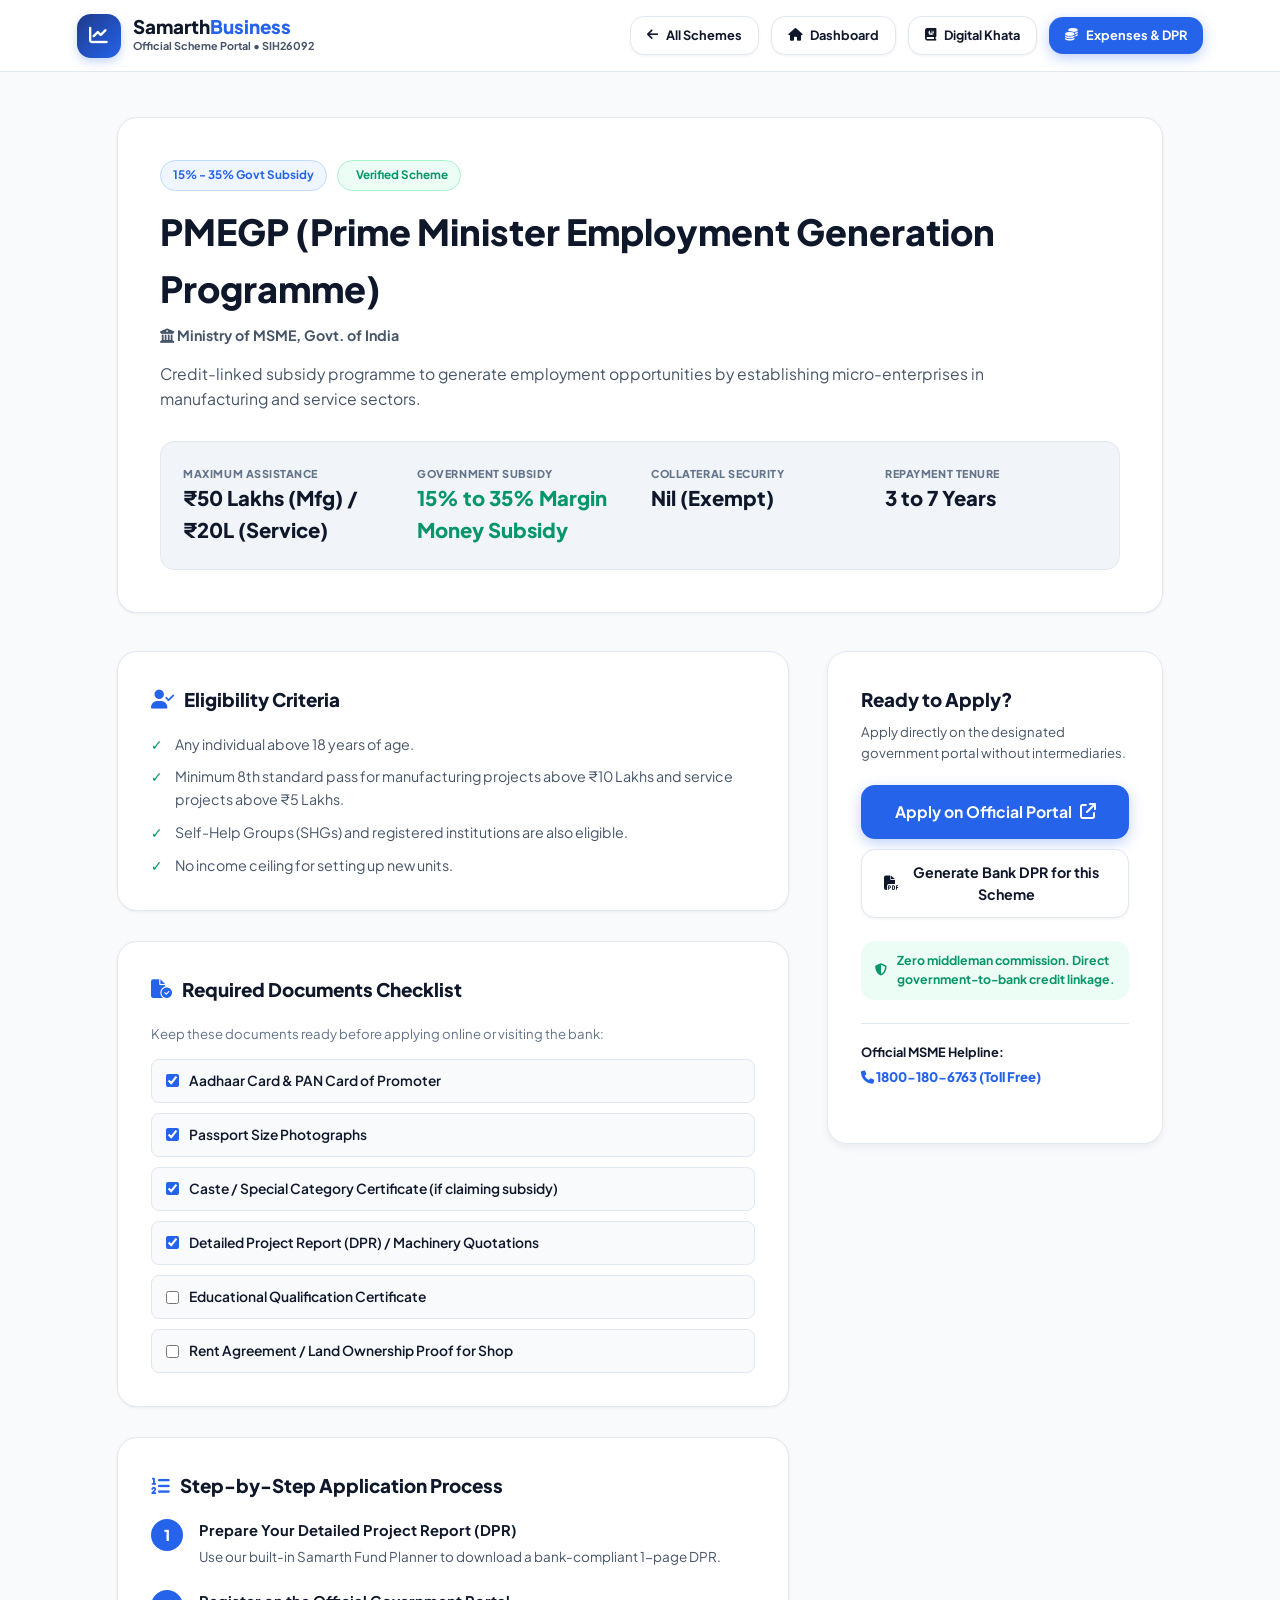
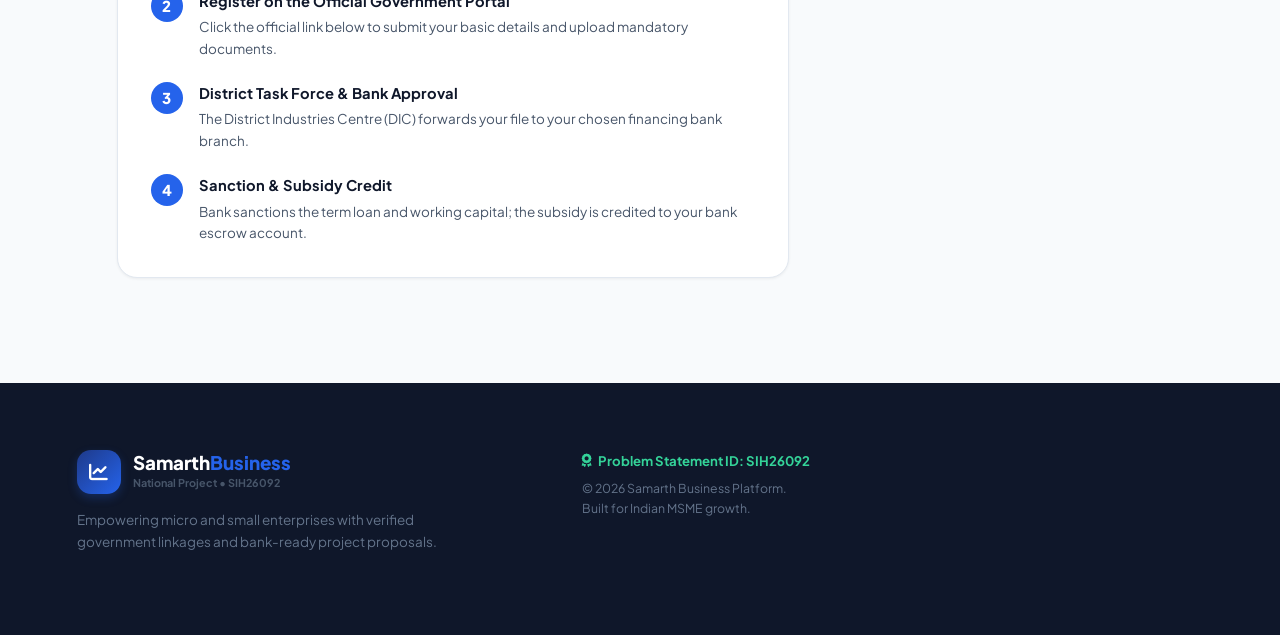
<file: scheme-detail.html>
<!DOCTYPE html>
<html lang="en">
<head>
    <meta charset="UTF-8">
    <meta name="viewport" content="width=device-width, initial-scale=1.0">
    <title>Scheme Details | Samarth Business (SIH26092)</title>

    <!-- Google Fonts -->
    <link rel="preconnect" href="https://fonts.googleapis.com">
    <link rel="preconnect" href="https://fonts.gstatic.com" crossorigin>
    <link href="https://fonts.googleapis.com/css2?family=Plus+Jakarta+Sans:wght@400;500;600;700;800&display=swap" rel="stylesheet">

    <!-- Font Awesome -->
    <link rel="stylesheet" href="https://cdnjs.cloudflare.com/ajax/libs/font-awesome/6.5.1/css/all.min.css">
    <link rel="stylesheet" href="style.css">
</head>

<body class="detail-body">

    <!-- Top Navigation -->
    <header class="navbar">
        <div class="brand">
            <div class="brand-icon">
                <i class="fa-solid fa-chart-line"></i>
            </div>
            <div>
                <h2>Samarth<span>Business</span></h2>
                <span class="sub-brand">Official Scheme Portal • SIH26092</span>
            </div>
        </div>

        <div class="nav-actions">
            <a href="schemes.html" class="btn btn-secondary btn-sm">
                <i class="fa-solid fa-arrow-left"></i> All Schemes
            </a>
            <a href="dashboard.html" class="btn btn-secondary btn-sm">
                <i class="fa-solid fa-house"></i> Dashboard
            </a>
            <a href="ledger.html" class="btn btn-secondary btn-sm">
                <i class="fa-solid fa-book-journal-whills"></i> Digital Khata
            </a>
            <a href="expenses.html" class="btn btn-primary btn-sm">
                <i class="fa-solid fa-coins"></i> Expenses & DPR
            </a>
        </div>
    </header>

    <main class="scheme-detail-container">
        <!-- Scheme Hero Card -->
        <div class="detail-header-card">
            <div class="detail-badges">
                <span id="detail-category-badge" class="badge-pill pill-indigo">GOVT SUBSIDY</span>
                <span class="badge-pill pill-success"><i class="fa-solid fa-shield-check"></i> Verified Scheme</span>
            </div>

            <h1 id="detail-title">PMEGP (Prime Minister Employment Generation Programme)</h1>
            <p id="detail-ministry" class="detail-ministry-text"><i class="fa-solid fa-building-columns"></i> Ministry of MSME, Government of India</p>
            <p id="detail-desc" class="detail-overview-text">Loading scheme information...</p>

            <div class="detail-metrics-strip">
                <div class="metric-box">
                    <span>MAXIMUM ASSISTANCE</span>
                    <strong id="detail-max-loan">₹50 Lakhs</strong>
                </div>
                <div class="metric-box">
                    <span>GOVERNMENT SUBSIDY</span>
                    <strong id="detail-subsidy" style="color: var(--emerald);">15% - 35%</strong>
                </div>
                <div class="metric-box">
                    <span>COLLATERAL SECURITY</span>
                    <strong id="detail-collateral">Nil (Exempt)</strong>
                </div>
                <div class="metric-box">
                    <span>REPAYMENT TENURE</span>
                    <strong id="detail-tenure">3 to 7 Years</strong>
                </div>
            </div>
        </div>

        <div class="detail-content-grid">
            <!-- Left Column: Guidelines & Documents -->
            <div class="detail-main-col">
                <!-- Eligibility Card -->
                <div class="detail-card">
                    <h3><i class="fa-solid fa-user-check"></i> Eligibility Criteria</h3>
                    <ul class="detail-check-list" id="detail-eligibility-list">
                        <li>Any individual above 18 years of age.</li>
                        <li>Minimum 8th standard pass for manufacturing projects above ₹10 Lakhs and service projects above ₹5 Lakhs.</li>
                        <li>Self-Help Groups (SHGs) and registered institutions are also eligible.</li>
                        <li>No income ceiling for setting up new units.</li>
                    </ul>
                </div>

                <!-- Required Documents Checklist -->
                <div class="detail-card">
                    <h3><i class="fa-solid fa-file-circle-check"></i> Required Documents Checklist</h3>
                    <p class="checklist-hint">Keep these documents ready before applying online or visiting the bank:</p>
                    <div class="document-checklist-items" id="detail-docs-list">
                        <label class="doc-item"><input type="checkbox" checked> Aadhaar Card & PAN Card of Promoter</label>
                        <label class="doc-item"><input type="checkbox" checked> Passport Size Photographs</label>
                        <label class="doc-item"><input type="checkbox" checked> Caste / Special Category Certificate (if claiming subsidy)</label>
                        <label class="doc-item"><input type="checkbox" checked> Detailed Project Report (DPR) / Machinery Quotations</label>
                        <label class="doc-item"><input type="checkbox"> Educational Qualification Certificate</label>
                        <label class="doc-item"><input type="checkbox"> Rent Agreement / Land Ownership Proof for Shop</label>
                    </div>
                </div>

                <!-- Step-by-Step Application Workflow -->
                <div class="detail-card">
                    <h3><i class="fa-solid fa-list-ol"></i> Step-by-Step Application Process</h3>
                    <div class="application-steps">
                        <div class="app-step">
                            <span class="step-badge">1</span>
                            <div>
                                <strong>Prepare Your Detailed Project Report (DPR)</strong>
                                <p>Use our built-in Samarth Fund Planner to download a bank-compliant 1-page DPR.</p>
                            </div>
                        </div>

                        <div class="app-step">
                            <span class="step-badge">2</span>
                            <div>
                                <strong>Register on the Official Government Portal</strong>
                                <p>Click the official link below to submit your basic details and upload mandatory documents.</p>
                            </div>
                        </div>

                        <div class="app-step">
                            <span class="step-badge">3</span>
                            <div>
                                <strong>District Task Force & Bank Approval</strong>
                                <p>The District Industries Centre (DIC) forwards your file to your chosen financing bank branch.</p>
                            </div>
                        </div>

                        <div class="app-step">
                            <span class="step-badge">4</span>
                            <div>
                                <strong>Sanction & Subsidy Credit</strong>
                                <p>Bank sanctions the term loan and working capital; the subsidy is credited to your bank escrow account.</p>
                            </div>
                        </div>
                    </div>
                </div>
            </div>

            <!-- Right Column: Quick Action Sidebar -->
            <div class="detail-side-col">
                <div class="action-card-sticky">
                    <h3>Ready to Apply?</h3>
                    <p>Apply directly on the designated government portal without intermediaries.</p>

                    <a id="detail-apply-link" href="#" target="_blank" rel="noopener noreferrer" class="btn btn-primary btn-lg full-btn">
                        <span>Apply on Official Portal</span> <i class="fa-solid fa-arrow-up-right-from-square"></i>
                    </a>

                    <a href="dashboard.html#fund-planner" class="btn btn-secondary full-btn" style="margin-top: 10px;">
                        <i class="fa-solid fa-file-pdf"></i> Generate Bank DPR for this Scheme
                    </a>

                    <div class="security-guarantee">
                        <i class="fa-solid fa-shield-halved"></i>
                        <span>Zero middleman commission. Direct government-to-bank credit linkage.</span>
                    </div>

                    <div class="helpline-box">
                        <strong>Official MSME Helpline:</strong>
                        <p><i class="fa-solid fa-phone"></i> 1800-180-6763 (Toll Free)</p>
                    </div>
                </div>
            </div>
        </div>
    </main>

    <footer class="footer">
        <div class="footer-inner">
            <div class="footer-brand">
                <div class="brand">
                    <div class="brand-icon">
                        <i class="fa-solid fa-chart-line"></i>
                    </div>
                    <div>
                        <h2>Samarth<span>Business</span></h2>
                        <span class="sub-brand">National Project • SIH26092</span>
                    </div>
                </div>
                <p>Empowering micro and small enterprises with verified government linkages and bank-ready project proposals.</p>
            </div>
            <div class="footer-official">
                <p class="sih-tag"><i class="fa-solid fa-award"></i> Problem Statement ID: SIH26092</p>
                <p class="copyright">© 2026 Samarth Business Platform. Built for Indian MSME growth.</p>
            </div>
        </div>
    </footer>

    <script src="script.js"></script>
    <script>
        // Load Scheme Details dynamically from URL query param ?id=1
        document.addEventListener("DOMContentLoaded", function() {
            const urlParams = new URLSearchParams(window.location.search);
            const schemeId = parseInt(urlParams.get("id")) || 1;

            if (typeof getSchemeById === "function") {
                const scheme = getSchemeById(schemeId);
                if (scheme) {
                    document.getElementById("detail-title").textContent = scheme.title;
                    document.getElementById("detail-ministry").innerHTML = `<i class="fa-solid fa-building-columns"></i> ${scheme.ministry}`;
                    document.getElementById("detail-desc").textContent = scheme.desc;
                    document.getElementById("detail-max-loan").textContent = scheme.maxLoan;
                    document.getElementById("detail-subsidy").textContent = scheme.subsidy;
                    document.getElementById("detail-category-badge").textContent = scheme.categoryName;
                    document.getElementById("detail-apply-link").href = scheme.link;
                }
            }
        });
    </script>
</body>
</html>
</file>
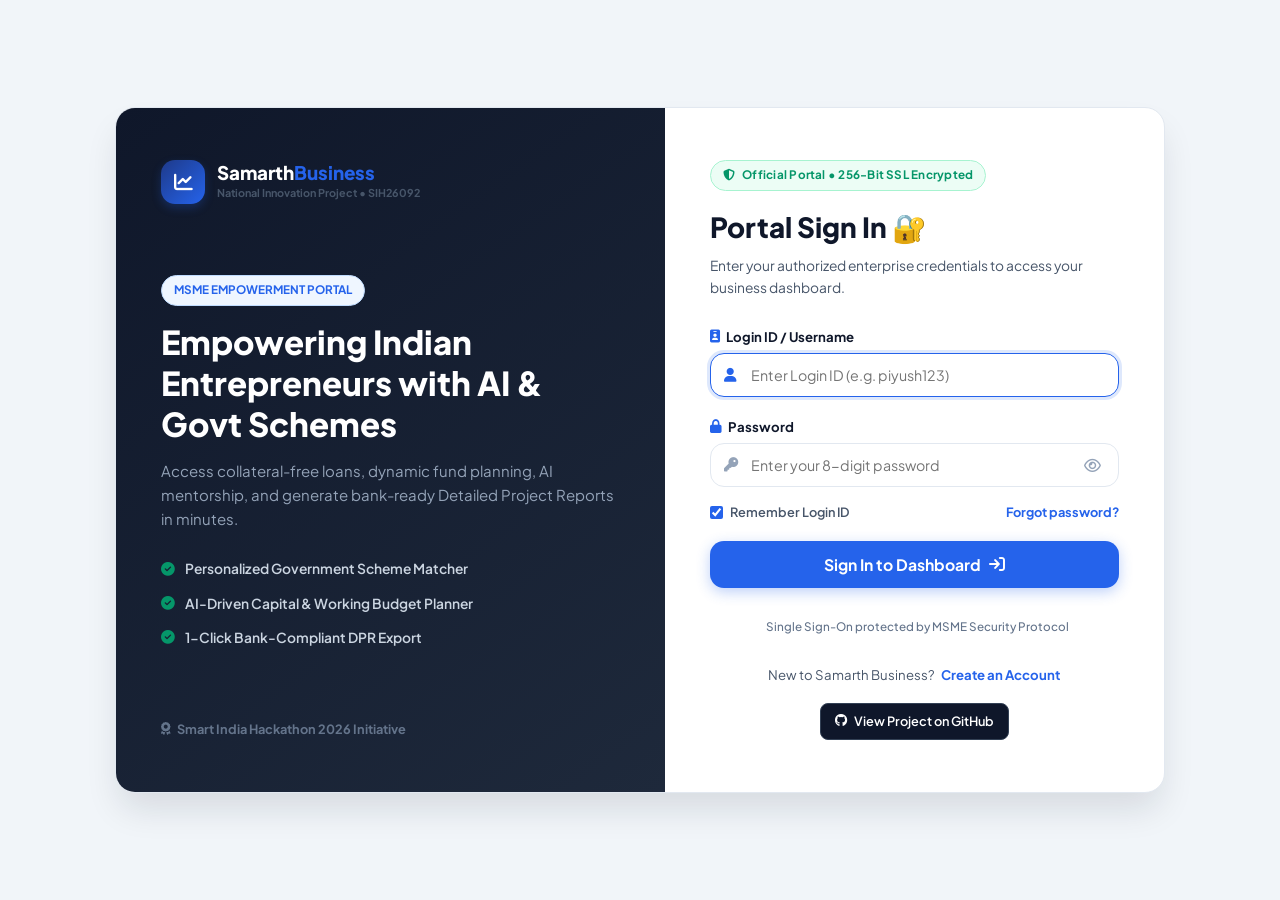
<file: schemes.html>
<!DOCTYPE html>
<html lang="en">
<head>
    <meta charset="UTF-8">
    <meta name="viewport" content="width=device-width, initial-scale=1.0">
    <title>Government Schemes & Subsidies | Samarth Business (SIH26092)</title>

    <!-- Google Fonts -->
    <link rel="preconnect" href="https://fonts.googleapis.com">
    <link rel="preconnect" href="https://fonts.gstatic.com" crossorigin>
    <link href="https://fonts.googleapis.com/css2?family=Plus+Jakarta+Sans:wght@400;500;600;700;800&display=swap" rel="stylesheet">

    <!-- Font Awesome -->
    <link rel="stylesheet" href="https://cdnjs.cloudflare.com/ajax/libs/font-awesome/6.5.1/css/all.min.css">
    <link rel="stylesheet" href="style.css">
</head>

<body class="detail-body">

    <!-- Toast Notification Container -->
    <div id="toast-container" class="toast-container"></div>

    <!-- ================= NAVBAR ================= -->
    <header class="navbar">
        <div class="brand">
            <div class="brand-icon">
                <i class="fa-solid fa-chart-line"></i>
            </div>
            <div>
                <h2>Samarth<span>Business</span></h2>
                <span class="sub-brand">Schemes Portal • SIH26092</span>
            </div>
        </div>

        <nav class="nav-links">
            <a href="dashboard.html"><i class="fa-solid fa-gauge"></i> <span>Dashboard</span></a>
            <a href="schemes.html" class="active"><i class="fa-solid fa-landmark"></i> <span>Govt Schemes</span></a>
            <a href="profile.html"><i class="fa-regular fa-user"></i> <span>Business Profile</span></a>
            <a href="expenses.html"><i class="fa-solid fa-calculator"></i> <span>Expenses & Capital</span></a>
            <a href="ledger.html"><i class="fa-solid fa-book-journal-whills"></i> <span>Digital Khata</span></a>
        </nav>

        <div class="nav-actions">
            <!-- User Profile Greeting & Logout -->
            <div class="user-greeting-badge">
                <i class="fa-regular fa-circle-user"></i>
                <span id="user-display-name">Piyush</span>
            </div>
            <a href="https://github.com/piyush0025-0/SIH26092-Business-Platform" target="_blank" rel="noopener noreferrer" class="btn-github" title="View Source Code on GitHub">
                <i class="fa-brands fa-github"></i> <span>GitHub</span>
            </a>
            <a href="expenses.html" class="btn btn-sm btn-secondary">
                <i class="fa-solid fa-file-pdf" style="color: #e11d48;"></i> <span>Bank DPR</span>
            </a>
            <button id="logout-btn" class="btn btn-sm btn-outline-danger">
                <i class="fa-solid fa-right-from-bracket"></i> <span>Logout</span>
            </button>
        </div>
    </header>


    <!-- ================= SCHEMES PAGE CONTAINER ================= -->
    <main class="page-container">
        <!-- Page Banner -->
        <div class="page-banner">
            <div class="page-banner-content">
                <div class="page-breadcrumbs">
                    <a href="dashboard.html"><i class="fa-solid fa-house"></i> Dashboard</a>
                    <i class="fa-solid fa-chevron-right" style="font-size: 0.7rem;"></i>
                    <span>Government Schemes & Subsidies</span>
                </div>
                <h1><i class="fa-solid fa-landmark" style="color: var(--primary);"></i> Government Schemes & Subsidies</h1>
                <p>Explore collateral-free MSME loans, 15%-35% capital subsidies, and government credit guarantee schemes for Indian entrepreneurs. Tap any scheme to open its dedicated guidelines page.</p>
            </div>
            <div class="page-banner-actions">
                <a href="expenses.html" class="btn btn-primary">
                    <i class="fa-solid fa-calculator"></i> <span>Plan Expenses with AI</span>
                </a>
            </div>
        </div>

        <!-- Search Bar & Filters -->
        <div style="background: #ffffff; border: 1px solid var(--border); border-radius: var(--radius-lg); padding: 1.5rem 2rem; margin-bottom: 2rem; box-shadow: var(--shadow-sm);">
            <div style="position: relative; margin-bottom: 1.2rem;">
                <i class="fa-solid fa-magnifying-glass" style="position: absolute; left: 16px; top: 50%; transform: translateY(-50%); color: var(--text-light); font-size: 1.05rem;"></i>
                <input type="text" id="scheme-search-input" placeholder="Search by scheme name, ministry, or keywords (e.g. Mudra, PMEGP, Subsidy, Retail, Women)..." style="width: 100%; padding: 14px 18px 14px 46px; border: 1.5px solid var(--border); border-radius: var(--radius-md); font-size: 0.95rem; outline: none; transition: var(--transition);">
            </div>

            <!-- Filter Buttons -->
            <div class="scheme-filters" style="margin-bottom: 0;">
                <button class="filter-btn active" data-filter="all"><i class="fa-solid fa-list"></i> All Schemes</button>
                <button class="filter-btn" data-filter="loan"><i class="fa-solid fa-shield"></i> Collateral-Free Loans</button>
                <button class="filter-btn" data-filter="subsidy"><i class="fa-solid fa-tags"></i> Government Subsidies</button>
                <button class="filter-btn" data-filter="micro"><i class="fa-solid fa-cart-shopping"></i> Micro / Street Retail</button>
            </div>
        </div>

        <!-- Schemes Grid -->
        <div class="scheme-grid" id="scheme-list-container">
            <!-- Dynamic Cards Loaded by script.js -->
        </div>

        <!-- Interactive Government Subsidy Calculator Section -->
        <div style="background: #ffffff; border: 1.5px solid #bfdbfe; border-radius: var(--radius-lg); padding: 2.2rem; margin-top: 3rem; box-shadow: var(--shadow-md);">
            <div style="display: flex; align-items: center; gap: 12px; margin-bottom: 1.5rem;">
                <div style="width: 44px; height: 44px; border-radius: 12px; background: #eff6ff; color: var(--primary); display: flex; align-items: center; justify-content: center; font-size: 1.3rem;">
                    <i class="fa-solid fa-calculator"></i>
                </div>
                <div>
                    <h3 style="font-size: 1.3rem; font-weight: 800; color: var(--dark); margin-bottom: 2px;">PMEGP & MSME Subsidy Calculator</h3>
                    <p style="font-size: 0.88rem; color: var(--text-muted);">Calculate your exact government grant (margin money) subsidy based on your business profile & location:</p>
                </div>
            </div>

            <div style="display: grid; grid-template-columns: repeat(auto-fit, minmax(220px, 1fr)); gap: 1.2rem; margin-bottom: 1.5rem;">
                <div class="form-group">
                    <label><i class="fa-solid fa-industry"></i> Industry Type</label>
                    <select id="calc-industry" style="padding: 11px 13px; border: 1.5px solid var(--border); border-radius: var(--radius-md); font-size: 0.92rem;">
                        <option value="manufacturing">Manufacturing (Up to ₹50L)</option>
                        <option value="service" selected>Service / Retail (Up to ₹20L)</option>
                    </select>
                </div>
                <div class="form-group">
                    <label><i class="fa-solid fa-map-pin"></i> Location</label>
                    <select id="calc-location" style="padding: 11px 13px; border: 1.5px solid var(--border); border-radius: var(--radius-md); font-size: 0.92rem;">
                        <option value="rural">Rural Area (Higher Subsidy: 25% - 35%)</option>
                        <option value="urban" selected>Urban Area (15% - 25%)</option>
                    </select>
                </div>
                <div class="form-group">
                    <label><i class="fa-solid fa-users"></i> Beneficiary Category</label>
                    <select id="calc-category" style="padding: 11px 13px; border: 1.5px solid var(--border); border-radius: var(--radius-md); font-size: 0.92rem;">
                        <option value="special" selected>Special (OBC / SC / ST / Women / Minorities / Ex-Servicemen)</option>
                        <option value="general">General Category</option>
                    </select>
                </div>
                <div class="form-group">
                    <label><i class="fa-solid fa-indian-rupee-sign"></i> Proposed Project Cost</label>
                    <input type="number" id="calc-project-cost" value="1000000" step="50000" min="50000" max="5000000" style="padding: 11px 13px; border: 1.5px solid var(--border); border-radius: var(--radius-md); font-size: 0.92rem;">
                </div>
            </div>

            <div id="calc-result-box" style="background: #f8fafc; border: 1.5px dashed #cbd5e1; border-radius: var(--radius-md); padding: 1.2rem 1.6rem; display: flex; flex-wrap: wrap; justify-content: space-between; align-items: center; gap: 14px;">
                <div>
                    <span style="font-size: 0.82rem; font-weight: 700; color: var(--text-light); text-transform: uppercase;">Estimated Government Grant</span>
                    <h2 id="calc-subsidy-amount" style="font-size: 1.8rem; font-weight: 800; color: var(--emerald); margin-top: 2px;">₹2,50,000 (25%)</h2>
                </div>
                <div>
                    <span style="font-size: 0.82rem; font-weight: 700; color: var(--text-light); text-transform: uppercase;">Your Own Equity Contribution</span>
                    <h3 id="calc-own-amount" style="font-size: 1.2rem; font-weight: 800; color: var(--dark); margin-top: 2px;">₹50,000 (5%)</h3>
                </div>
                <div>
                    <span style="font-size: 0.82rem; font-weight: 700; color: var(--text-light); text-transform: uppercase;">Bank Loan Sanctioned</span>
                    <h3 id="calc-loan-amount" style="font-size: 1.2rem; font-weight: 800; color: var(--primary); margin-top: 2px;">₹7,00,000 (70%)</h3>
                </div>
                <div>
                    <a href="expenses.html" class="btn btn-primary" id="calc-plan-btn">
                        <span>Plan Expenses with This Budget</span> <i class="fa-solid fa-arrow-right"></i>
                    </a>
                </div>
            </div>
        </div>
    </main>

    <!-- Footer -->
    <footer class="footer">
        <div class="footer-inner">
            <div class="footer-brand">
                <div class="brand">
                    <div class="brand-icon">
                        <i class="fa-solid fa-chart-line"></i>
                    </div>
                    <div>
                        <h2>Samarth<span>Business</span></h2>
                        <span class="sub-brand">National Project • SIH26092</span>
                    </div>
                </div>
                <p>National Business Empowerment Platform for Indian MSMEs & Micro-Entrepreneurs.</p>
            </div>
            <div class="footer-links">
                <strong>Quick Links</strong>
                <a href="dashboard.html">Dashboard</a>
                <a href="expenses.html">Capital & Expenses</a>
                <a href="profile.html">Business Profile</a>
                <a href="ledger.html">Digital Khata</a>
                <a href="https://github.com/piyush0025-0/SIH26092-Business-Platform" target="_blank" rel="noopener noreferrer"><i class="fa-brands fa-github"></i> GitHub Repository</a>
            </div>
            <div class="footer-official">
                <p class="sih-tag"><i class="fa-solid fa-award"></i> Problem Statement ID: SIH26092</p>
                <p class="copyright">© 2026 Samarth Business Platform. Dedicated to Indian MSME growth.</p>
            </div>
        </div>
    </footer>

    <script src="script.js"></script>
    <script>
        // Check session: if not logged in, redirect to login.html
        const session = localStorage.getItem("samarth_user_session");
        if (!session) {
            window.location.href = "login.html";
        } else {
            try {
                const user = JSON.parse(session);
                const userName = user.name || "Piyush";
                const userDisplay = document.getElementById("user-display-name");
                if (userDisplay) userDisplay.textContent = userName;
            } catch(e) {}
        }

        // Logout
        const logoutBtn = document.getElementById("logout-btn");
        if (logoutBtn) {
            logoutBtn.addEventListener("click", () => {
                localStorage.removeItem("samarth_user_session");
                window.location.href = "login.html";
            });
        }

        // Search Input filter
        const searchInput = document.getElementById("scheme-search-input");
        if (searchInput) {
            searchInput.addEventListener("input", function() {
                const query = this.value.toLowerCase().trim();
                const container = document.getElementById("scheme-list-container");
                if (!container || !window.schemesData) return;

                container.innerHTML = "";
                const filtered = window.schemesData.filter(s => {
                    return s.title.toLowerCase().includes(query) ||
                           s.desc.toLowerCase().includes(query) ||
                           s.ministry.toLowerCase().includes(query) ||
                           s.categoryName.toLowerCase().includes(query);
                });

                if (filtered.length === 0) {
                    container.innerHTML = `
                        <div style="grid-column: 1 / -1; text-align: center; padding: 3rem; background: #ffffff; border-radius: 14px; border: 1px dashed var(--border);">
                            <i class="fa-solid fa-magnifying-glass" style="font-size: 2.2rem; color: #94a3b8; margin-bottom: 10px;"></i>
                            <h3 style="color: var(--dark); margin-bottom: 6px;">No schemes match your search</h3>
                            <p style="color: var(--text-muted); font-size: 0.92rem;">Try different keywords like "Mudra", "PMEGP", "Loan", or "Subsidy".</p>
                        </div>
                    `;
                    return;
                }

                filtered.forEach(scheme => {
                    const card = document.createElement("div");
                    card.className = "scheme-card";
                    card.innerHTML = `
                        <div class="scheme-card-top">
                            <span class="badge-pill ${scheme.badgeClass}">${scheme.categoryName}</span>
                            <i class="fa-solid fa-landmark" style="color: var(--primary); font-size: 1.2rem;"></i>
                        </div>
                        <h3>${scheme.title}</h3>
                        <span class="scheme-ministry"><i class="fa-solid fa-shield"></i> ${scheme.ministry}</span>
                        <p>${scheme.desc}</p>
                        <div class="scheme-metrics">
                            <div class="scheme-metric-item">
                                <span>Max Assistance</span>
                                <strong>${scheme.maxLoan}</strong>
                            </div>
                            <div class="scheme-metric-item">
                                <span>Key Benefit</span>
                                <strong style="color: var(--emerald);">${scheme.subsidy}</strong>
                            </div>
                        </div>
                        <div class="scheme-actions-row">
                            <a href="scheme-detail.html?id=${scheme.id}" class="btn btn-primary scheme-btn">
                                <span>View Details & Guide</span> <i class="fa-solid fa-arrow-right"></i>
                            </a>
                        </div>
                    `;
                    container.appendChild(card);
                });
            });
        }

        // Subsidy Calculator logic
        function updateSubsidyCalc() {
            const industry = document.getElementById("calc-industry")?.value || "service";
            const location = document.getElementById("calc-location")?.value || "urban";
            const category = document.getElementById("calc-category")?.value || "special";
            const cost = parseFloat(document.getElementById("calc-project-cost")?.value) || 1000000;

            let subsidyPct = 0.15;
            let ownPct = 0.10;

            if (category === "special") {
                ownPct = 0.05;
                subsidyPct = (location === "rural") ? 0.35 : 0.25;
            } else {
                ownPct = 0.10;
                subsidyPct = (location === "rural") ? 0.25 : 0.15;
            }

            const subsidyAmount = cost * subsidyPct;
            const ownAmount = cost * ownPct;
            const loanAmount = cost - subsidyAmount - ownAmount;

            const formatINR = (val) => new Intl.NumberFormat('en-IN', { style: 'currency', currency: 'INR', maximumFractionDigits: 0 }).format(val);

            const subEl = document.getElementById("calc-subsidy-amount");
            const ownEl = document.getElementById("calc-own-amount");
            const loanEl = document.getElementById("calc-loan-amount");

            if (subEl) subEl.textContent = `${formatINR(subsidyAmount)} (${Math.round(subsidyPct * 100)}%)`;
            if (ownEl) ownEl.textContent = `${formatINR(ownAmount)} (${Math.round(ownPct * 100)}%)`;
            if (loanEl) loanEl.textContent = `${formatINR(loanAmount)} (${Math.round((loanAmount / cost) * 100)}%)`;
        }

        ["calc-industry", "calc-location", "calc-category", "calc-project-cost"].forEach(id => {
            const el = document.getElementById(id);
            if (el) {
                el.addEventListener("input", updateSubsidyCalc);
                el.addEventListener("change", updateSubsidyCalc);
            }
        });
        updateSubsidyCalc();
    </script>
</body>
</html>
</file>
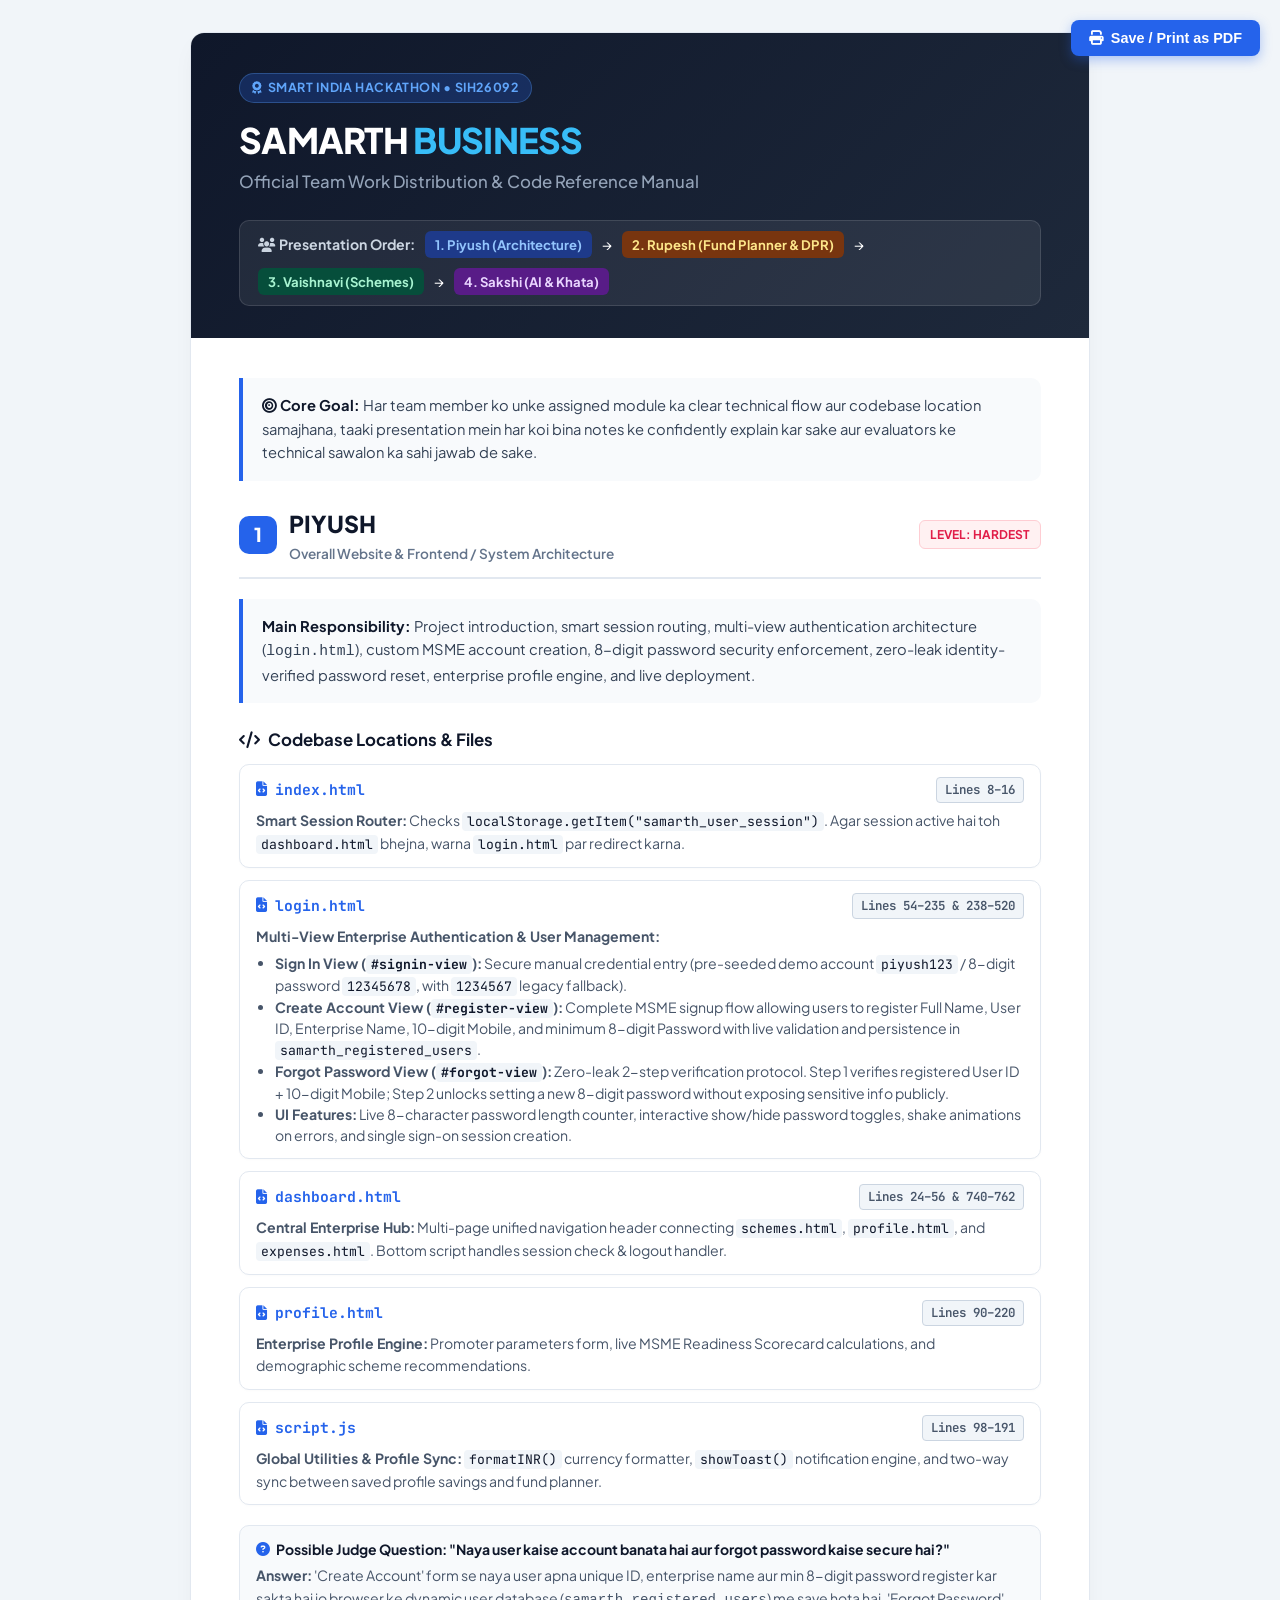
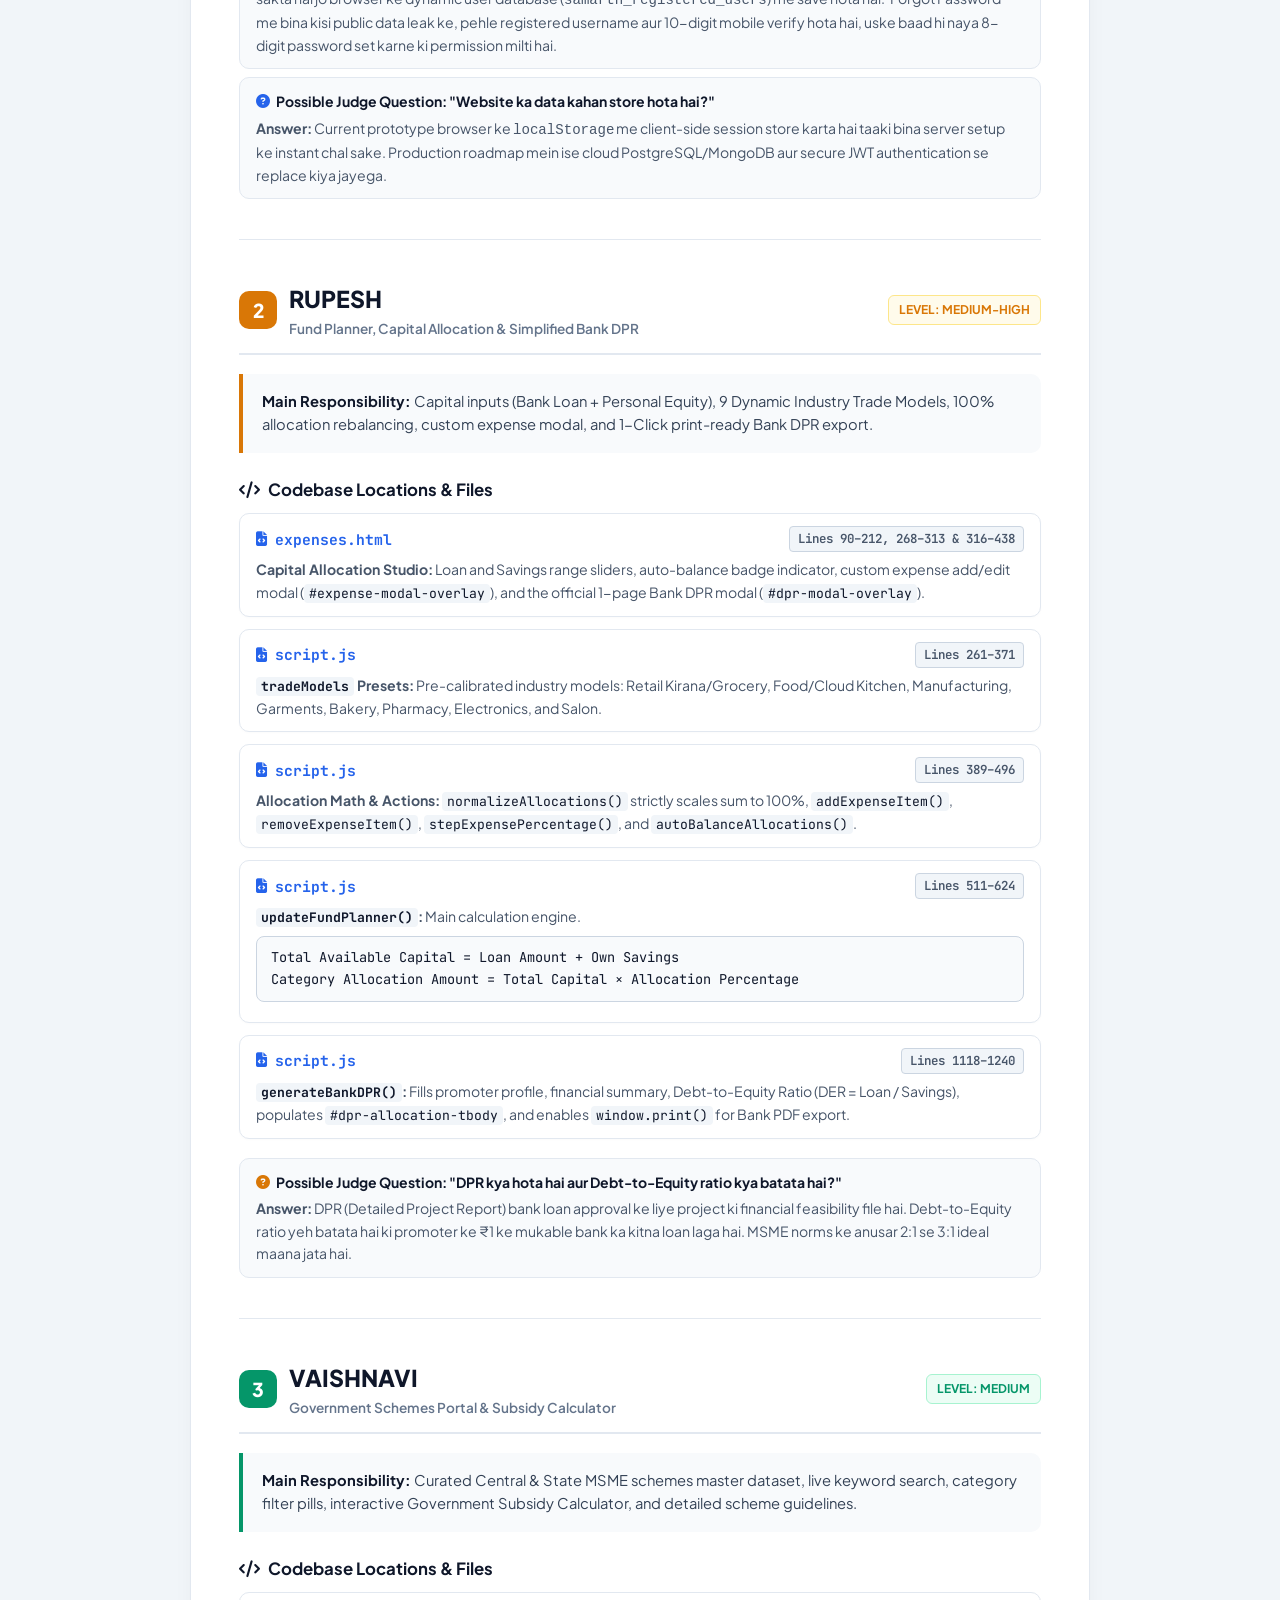
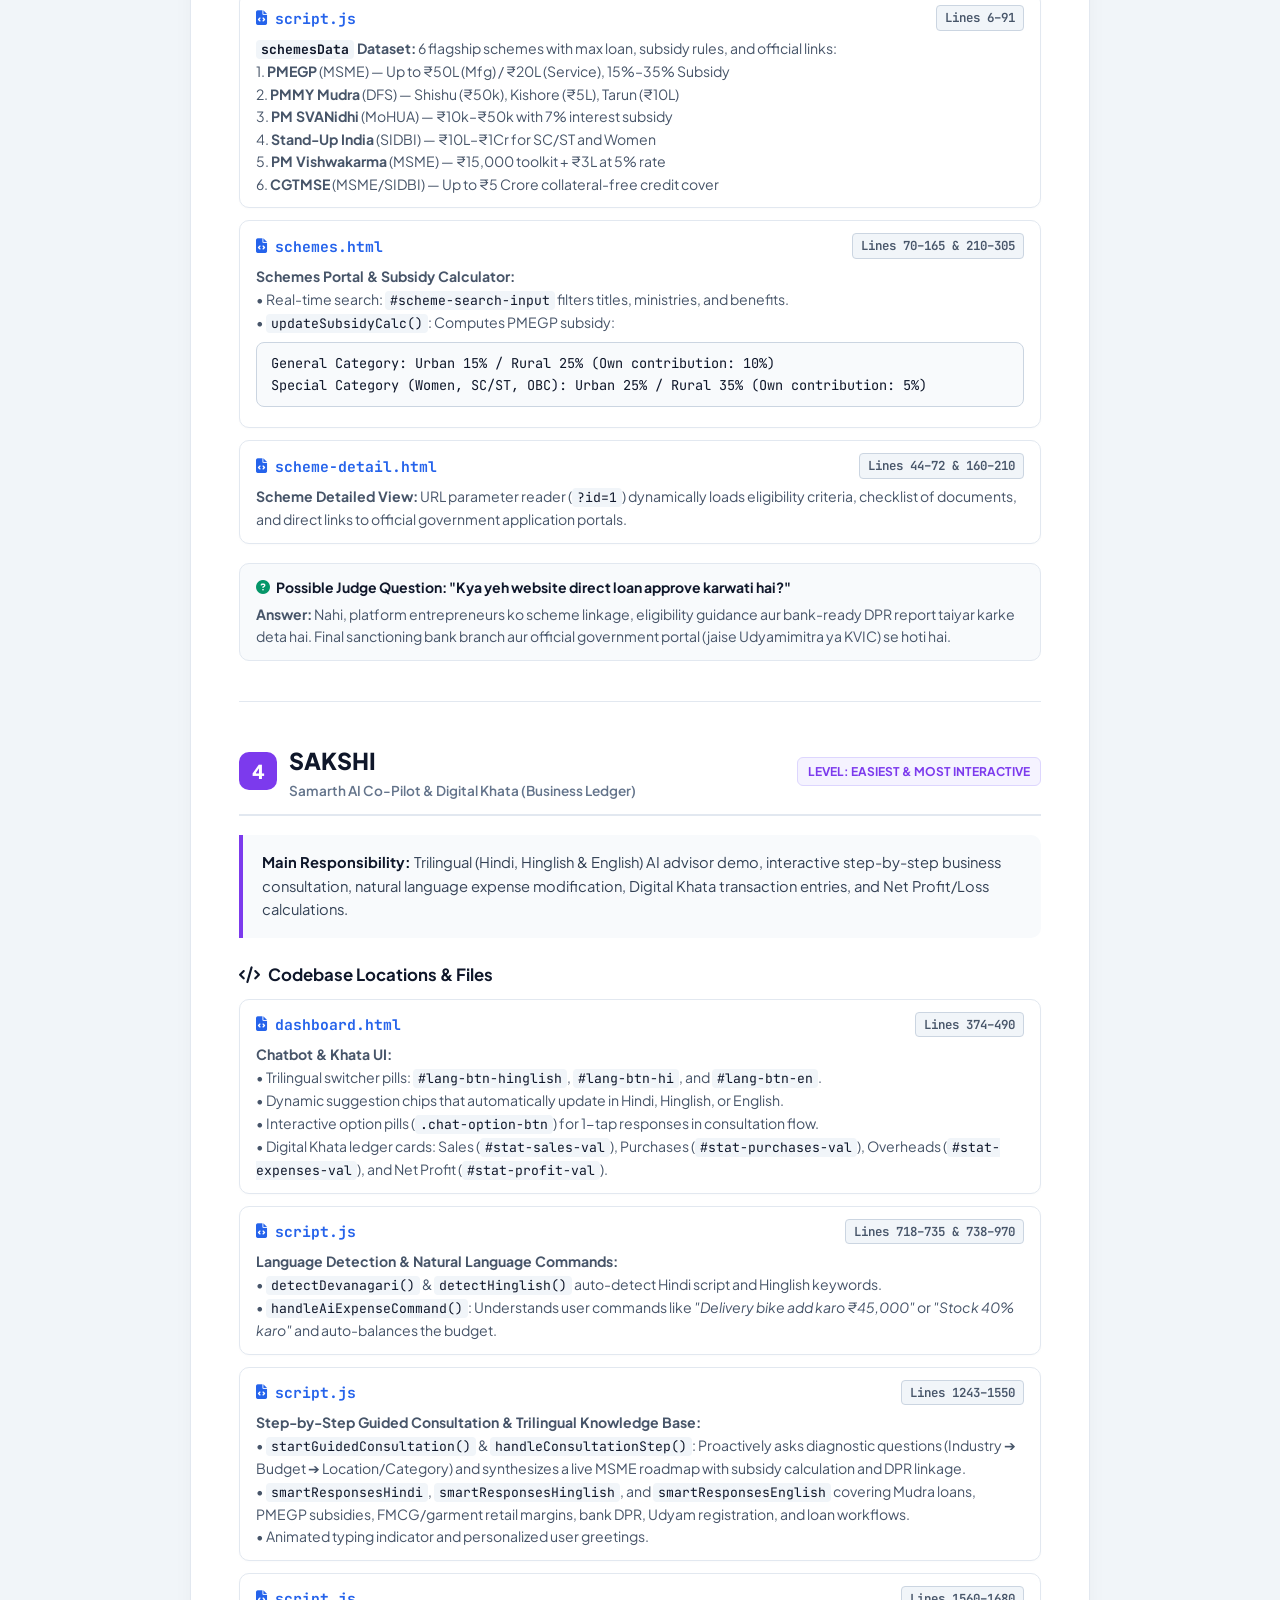
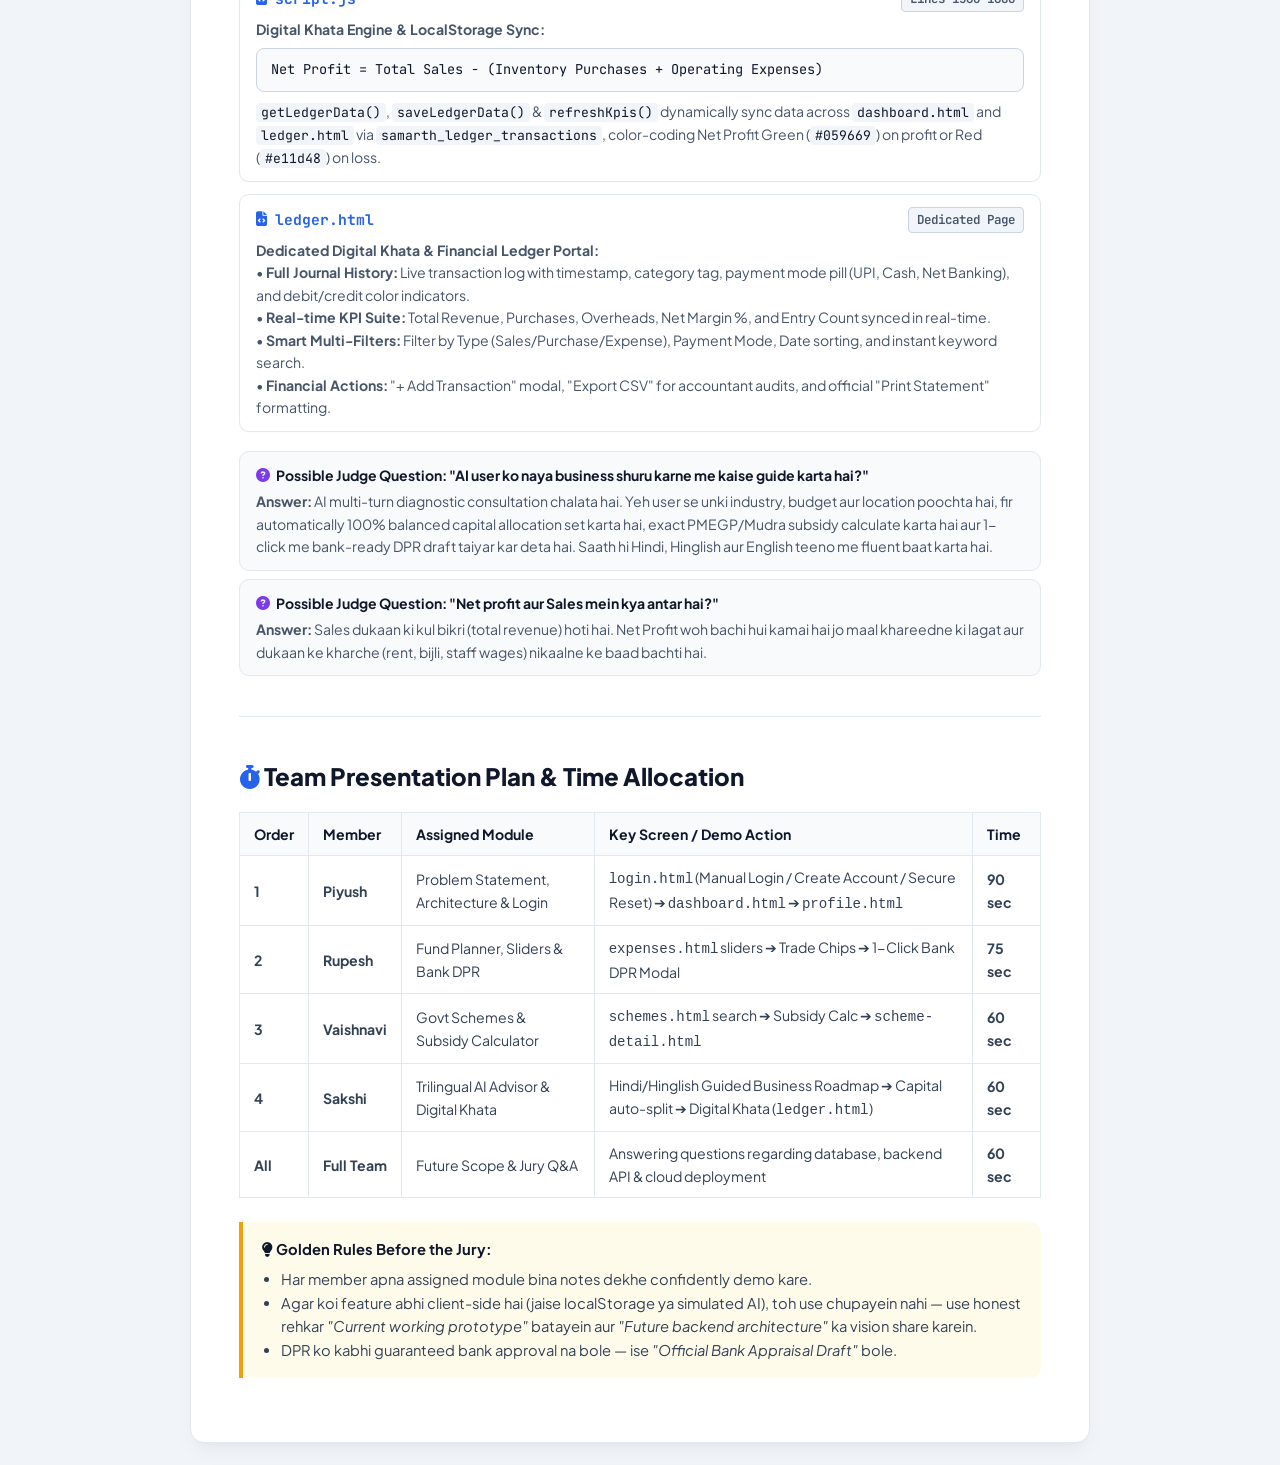
<file: TEAM_CODE_GUIDE.html>
<!DOCTYPE html>
<html lang="en">
<head>
    <meta charset="UTF-8">
    <meta name="viewport" content="width=device-width, initial-scale=1.0">
    <title>Samarth Business - Team Work & Code Location Guide (SIH26092)</title>
    <!-- Google Fonts -->
    <link rel="preconnect" href="https://fonts.googleapis.com">
    <link rel="preconnect" href="https://fonts.gstatic.com" crossorigin>
    <link href="https://fonts.googleapis.com/css2?family=Plus+Jakarta+Sans:wght@400;500;600;700;800&family=JetBrains+Mono:wght@400;600&display=swap" rel="stylesheet">
    <!-- Font Awesome -->
    <link rel="stylesheet" href="https://cdnjs.cloudflare.com/ajax/libs/font-awesome/6.5.1/css/all.min.css">
    
    <style>
        :root {
            --primary: #2563eb;
            --primary-dark: #1d4ed8;
            --primary-light: #eff6ff;
            --dark: #0f172a;
            --slate: #334155;
            --muted: #64748b;
            --light-bg: #f8fafc;
            --border: #e2e8f0;
            --emerald: #059669;
            --emerald-light: #ecfdf5;
            --amber: #d97706;
            --amber-light: #fffbeb;
            --rose: #e11d48;
            --rose-light: #fff1f2;
            --purple: #7c3aed;
            --purple-light: #f5f3ff;
            --radius-md: 10px;
            --radius-lg: 14px;
        }

        * {
            box-sizing: border-box;
            margin: 0;
            padding: 0;
        }

        body {
            font-family: 'Plus Jakarta Sans', -apple-system, BlinkMacSystemFont, sans-serif;
            background-color: #f1f5f9;
            color: var(--slate);
            line-height: 1.6;
            font-size: 14px;
            padding: 2rem 1rem;
        }

        .paper-container {
            max-width: 900px;
            margin: 0 auto;
            background: #ffffff;
            border-radius: var(--radius-lg);
            box-shadow: 0 10px 25px -5px rgba(0, 0, 0, 0.05), 0 8px 10px -6px rgba(0, 0, 0, 0.03);
            border: 1px solid var(--border);
            overflow: hidden;
        }

        /* Top Bar */
        .doc-header {
            background: linear-gradient(135deg, #0f172a 0%, #1e293b 100%);
            color: #ffffff;
            padding: 2.5rem 3rem 2rem;
            position: relative;
        }

        .doc-badge {
            display: inline-flex;
            align-items: center;
            gap: 6px;
            background: rgba(37, 99, 235, 0.25);
            color: #60a5fa;
            border: 1px solid rgba(96, 165, 250, 0.3);
            padding: 4px 12px;
            border-radius: 9999px;
            font-size: 0.78rem;
            font-weight: 700;
            letter-spacing: 0.05em;
            text-transform: uppercase;
            margin-bottom: 1rem;
        }

        .doc-header h1 {
            font-size: 2.2rem;
            font-weight: 800;
            letter-spacing: -0.02em;
            line-height: 1.2;
            margin-bottom: 0.5rem;
        }

        .doc-header h1 span {
            color: #38bdf8;
        }

        .doc-subtitle {
            font-size: 1.05rem;
            color: #94a3b8;
            font-weight: 500;
            margin-bottom: 1.5rem;
        }

        .team-strip {
            display: flex;
            align-items: center;
            gap: 10px;
            flex-wrap: wrap;
            background: rgba(255, 255, 255, 0.07);
            border: 1px solid rgba(255, 255, 255, 0.12);
            padding: 10px 18px;
            border-radius: var(--radius-md);
            font-size: 0.88rem;
        }

        .team-strip-label {
            color: #cbd5e1;
            font-weight: 700;
        }

        .member-pill {
            display: inline-flex;
            align-items: center;
            gap: 5px;
            padding: 3px 10px;
            border-radius: 6px;
            font-weight: 700;
            font-size: 0.82rem;
        }
        .pill-piyush { background: #1e3a8a; color: #93c5fd; }
        .pill-rupesh { background: #78350f; color: #fde68a; }
        .pill-vaishnavi { background: #064e3b; color: #a7f3d0; }
        .pill-sakshi { background: #581c87; color: #e9d5ff; }

        .doc-content {
            padding: 2.5rem 3rem;
        }

        .section-block {
            margin-bottom: 2.5rem;
            padding-bottom: 2.5rem;
            border-bottom: 1px solid var(--border);
        }

        .section-block:last-child {
            border-bottom: none;
            margin-bottom: 0;
            padding-bottom: 0;
        }

        .member-header {
            display: flex;
            align-items: center;
            justify-content: space-between;
            margin-bottom: 1.2rem;
            padding-bottom: 0.8rem;
            border-bottom: 2px solid var(--border);
        }

        .member-title-wrap {
            display: flex;
            align-items: center;
            gap: 12px;
        }

        .member-num-badge {
            width: 38px;
            height: 38px;
            border-radius: 10px;
            display: flex;
            align-items: center;
            justify-content: center;
            font-size: 1.2rem;
            font-weight: 800;
            color: #ffffff;
        }

        .member-title-wrap h2 {
            font-size: 1.45rem;
            font-weight: 800;
            color: var(--dark);
        }

        .member-title-wrap .sub {
            font-size: 0.85rem;
            color: var(--muted);
            font-weight: 600;
        }

        .diff-tag {
            font-size: 0.75rem;
            font-weight: 700;
            padding: 4px 10px;
            border-radius: 6px;
            text-transform: uppercase;
        }
        .diff-hardest { background: var(--rose-light); color: var(--rose); border: 1px solid #fecdd3; }
        .diff-medium-high { background: var(--amber-light); color: var(--amber); border: 1px solid #fde68a; }
        .diff-medium { background: var(--emerald-light); color: var(--emerald); border: 1px solid #a7f3d0; }
        .diff-easiest { background: var(--purple-light); color: var(--purple); border: 1px solid #ddd6fe; }

        .callout-box {
            background: var(--light-bg);
            border-left: 4px solid var(--primary);
            padding: 1rem 1.2rem;
            border-radius: 0 var(--radius-md) var(--radius-md) 0;
            margin-bottom: 1.5rem;
            font-size: 0.92rem;
        }

        .callout-box strong {
            color: var(--dark);
        }

        .subheading {
            font-size: 1.05rem;
            font-weight: 700;
            color: var(--dark);
            margin: 1.2rem 0 0.6rem;
            display: flex;
            align-items: center;
            gap: 8px;
        }

        /* File Card Grid */
        .file-grid {
            display: grid;
            grid-template-columns: 1fr;
            gap: 12px;
            margin-bottom: 1.2rem;
        }

        .file-card {
            background: #ffffff;
            border: 1px solid var(--border);
            border-radius: var(--radius-md);
            padding: 12px 16px;
            display: flex;
            flex-direction: column;
            gap: 6px;
            box-shadow: 0 1px 3px rgba(0,0,0,0.02);
        }

        .file-card-top {
            display: flex;
            align-items: center;
            justify-content: space-between;
        }

        .file-name {
            font-family: 'JetBrains Mono', monospace;
            font-size: 0.92rem;
            font-weight: 700;
            color: var(--primary);
            display: flex;
            align-items: center;
            gap: 8px;
        }

        .line-badge {
            font-family: 'JetBrains Mono', monospace;
            background: #f1f5f9;
            color: #475569;
            padding: 2px 8px;
            border-radius: 4px;
            font-size: 0.78rem;
            font-weight: 600;
            border: 1px solid #cbd5e1;
        }

        .file-desc {
            font-size: 0.88rem;
            color: #475569;
        }

        .file-desc code {
            font-family: 'JetBrains Mono', monospace;
            background: #f1f5f9;
            color: #0f172a;
            padding: 1px 5px;
            border-radius: 4px;
            font-size: 0.82rem;
        }

        /* Formula Box */
        .formula-box {
            background: #f8fafc;
            border: 1px solid #cbd5e1;
            border-radius: 8px;
            padding: 10px 14px;
            font-family: 'JetBrains Mono', monospace;
            font-size: 0.85rem;
            color: #0f172a;
            margin: 8px 0;
        }

        /* QA Card */
        .qa-card {
            background: #f8fafc;
            border: 1px solid var(--border);
            border-radius: var(--radius-md);
            padding: 12px 16px;
            margin-top: 10px;
        }

        .qa-q {
            font-weight: 700;
            color: var(--dark);
            margin-bottom: 4px;
            display: flex;
            align-items: center;
            gap: 6px;
        }

        .qa-a {
            color: #475569;
            font-size: 0.88rem;
        }

        /* Table */
        .custom-table {
            width: 100%;
            border-collapse: collapse;
            margin-top: 1rem;
            font-size: 0.88rem;
        }

        .custom-table th, .custom-table td {
            padding: 10px 14px;
            text-align: left;
            border: 1px solid var(--border);
        }

        .custom-table th {
            background: #f8fafc;
            font-weight: 700;
            color: var(--dark);
        }

        .custom-table tr:hover {
            background: #fdfdfd;
        }

        /* Floating Print Bar */
        .print-floating-bar {
            position: fixed;
            top: 20px;
            right: 20px;
            z-index: 1000;
            display: flex;
            gap: 10px;
        }

        .print-btn {
            background: #2563eb;
            color: #ffffff;
            border: none;
            padding: 10px 18px;
            border-radius: 8px;
            font-weight: 700;
            font-size: 0.9rem;
            cursor: pointer;
            box-shadow: 0 4px 12px rgba(37, 99, 235, 0.35);
            display: inline-flex;
            align-items: center;
            gap: 8px;
            transition: all 0.2s ease;
        }

        .print-btn:hover {
            background: #1d4ed8;
            transform: translateY(-2px);
        }

        /* Print Media Styles */
        @media print {
            body {
                background: #ffffff;
                padding: 0;
                font-size: 11pt;
            }

            .print-floating-bar {
                display: none !important;
            }

            .paper-container {
                box-shadow: none;
                border: none;
                max-width: 100%;
            }

            .doc-header {
                padding: 1.5rem 2rem 1.2rem;
                background: #0f172a !important;
                -webkit-print-color-adjust: exact;
                print-color-adjust: exact;
            }

            .doc-content {
                padding: 1.5rem 2rem;
            }

            .page-break {
                page-break-before: always;
            }

            .section-block {
                page-break-inside: avoid;
            }
        }
    </style>
</head>
<body>

    <!-- Floating Print Action -->
    <div class="print-floating-bar no-print">
        <button class="print-btn" onclick="window.print()">
            <i class="fa-solid fa-print"></i> Save / Print as PDF
        </button>
    </div>

    <div class="paper-container">
        <!-- Header -->
        <header class="doc-header">
            <div class="doc-badge">
                <i class="fa-solid fa-award"></i> Smart India Hackathon • SIH26092
            </div>
            <h1>SAMARTH <span>BUSINESS</span></h1>
            <p class="doc-subtitle">Official Team Work Distribution & Code Reference Manual</p>

            <div class="team-strip">
                <span class="team-strip-label"><i class="fa-solid fa-users"></i> Presentation Order:</span>
                <span class="member-pill pill-piyush">1. Piyush (Architecture)</span>
                <span>→</span>
                <span class="member-pill pill-rupesh">2. Rupesh (Fund Planner & DPR)</span>
                <span>→</span>
                <span class="member-pill pill-vaishnavi">3. Vaishnavi (Schemes)</span>
                <span>→</span>
                <span class="member-pill pill-sakshi">4. Sakshi (AI & Khata)</span>
            </div>
        </header>

        <main class="doc-content">
            <!-- Strategic Goal -->
            <div class="callout-box">
                <strong><i class="fa-solid fa-bullseye"></i> Core Goal:</strong> Har team member ko unke assigned module ka clear technical flow aur codebase location samajhana, taaki presentation mein har koi bina notes ke confidently explain kar sake aur evaluators ke technical sawalon ka sahi jawab de sake.
            </div>

            <!-- ================= MEMBER 1: PIYUSH ================= -->
            <section class="section-block">
                <div class="member-header">
                    <div class="member-title-wrap">
                        <div class="member-num-badge" style="background: #2563eb;">1</div>
                        <div>
                            <h2>PIYUSH</h2>
                            <span class="sub">Overall Website & Frontend / System Architecture</span>
                        </div>
                    </div>
                    <span class="diff-tag diff-hardest">Level: Hardest</span>
                </div>

                <div class="callout-box" style="border-left-color: #2563eb;">
                    <strong>Main Responsibility:</strong> Project introduction, smart session routing, multi-view authentication architecture (<code>login.html</code>), custom MSME account creation, 8-digit password security enforcement, zero-leak identity-verified password reset, enterprise profile engine, and live deployment.
                </div>

                <h3 class="subheading"><i class="fa-solid fa-code"></i> Codebase Locations & Files</h3>
                <div class="file-grid">
                    <div class="file-card">
                        <div class="file-card-top">
                            <span class="file-name"><i class="fa-solid fa-file-code"></i> index.html</span>
                            <span class="line-badge">Lines 8–16</span>
                        </div>
                        <div class="file-desc">
                            <strong>Smart Session Router:</strong> Checks <code>localStorage.getItem("samarth_user_session")</code>. Agar session active hai toh <code>dashboard.html</code> bhejna, warna <code>login.html</code> par redirect karna.
                        </div>
                    </div>

                    <div class="file-card">
                        <div class="file-card-top">
                            <span class="file-name"><i class="fa-solid fa-file-code"></i> login.html</span>
                            <span class="line-badge">Lines 54–235 & 238–520</span>
                        </div>
                        <div class="file-desc">
                            <strong>Multi-View Enterprise Authentication & User Management:</strong>
                            <ul style="margin: 6px 0 0 1.2rem; line-height: 1.5;">
                                <li><strong>Sign In View (<code>#signin-view</code>):</strong> Secure manual credential entry (pre-seeded demo account <code>piyush123</code> / 8-digit password <code>12345678</code>, with <code>1234567</code> legacy fallback).</li>
                                <li><strong>Create Account View (<code>#register-view</code>):</strong> Complete MSME signup flow allowing users to register Full Name, User ID, Enterprise Name, 10-digit Mobile, and minimum 8-digit Password with live validation and persistence in <code>samarth_registered_users</code>.</li>
                                <li><strong>Forgot Password View (<code>#forgot-view</code>):</strong> Zero-leak 2-step verification protocol. Step 1 verifies registered User ID + 10-digit Mobile; Step 2 unlocks setting a new 8-digit password without exposing sensitive info publicly.</li>
                                <li><strong>UI Features:</strong> Live 8-character password length counter, interactive show/hide password toggles, shake animations on errors, and single sign-on session creation.</li>
                            </ul>
                        </div>
                    </div>

                    <div class="file-card">
                        <div class="file-card-top">
                            <span class="file-name"><i class="fa-solid fa-file-code"></i> dashboard.html</span>
                            <span class="line-badge">Lines 24–56 & 740–762</span>
                        </div>
                        <div class="file-desc">
                            <strong>Central Enterprise Hub:</strong> Multi-page unified navigation header connecting <code>schemes.html</code>, <code>profile.html</code>, and <code>expenses.html</code>. Bottom script handles session check & logout handler.
                        </div>
                    </div>

                    <div class="file-card">
                        <div class="file-card-top">
                            <span class="file-name"><i class="fa-solid fa-file-code"></i> profile.html</span>
                            <span class="line-badge">Lines 90–220</span>
                        </div>
                        <div class="file-desc">
                            <strong>Enterprise Profile Engine:</strong> Promoter parameters form, live MSME Readiness Scorecard calculations, and demographic scheme recommendations.
                        </div>
                    </div>

                    <div class="file-card">
                        <div class="file-card-top">
                            <span class="file-name"><i class="fa-solid fa-file-code"></i> script.js</span>
                            <span class="line-badge">Lines 98–191</span>
                        </div>
                        <div class="file-desc">
                            <strong>Global Utilities & Profile Sync:</strong> <code>formatINR()</code> currency formatter, <code>showToast()</code> notification engine, and two-way sync between saved profile savings and fund planner.
                        </div>
                    </div>
                </div>

                <div class="qa-card">
                    <div class="qa-q"><i class="fa-solid fa-circle-question" style="color: #2563eb;"></i> Possible Judge Question: "Naya user kaise account banata hai aur forgot password kaise secure hai?"</div>
                    <div class="qa-a"><strong>Answer:</strong> 'Create Account' form se naya user apna unique ID, enterprise name aur min 8-digit password register kar sakta hai jo browser ke dynamic user database (<code>samarth_registered_users</code>) me save hota hai. 'Forgot Password' me bina kisi public data leak ke, pehle registered username aur 10-digit mobile verify hota hai, uske baad hi naya 8-digit password set karne ki permission milti hai.</div>
                </div>

                <div class="qa-card" style="margin-top: 8px;">
                    <div class="qa-q"><i class="fa-solid fa-circle-question" style="color: #2563eb;"></i> Possible Judge Question: "Website ka data kahan store hota hai?"</div>
                    <div class="qa-a"><strong>Answer:</strong> Current prototype browser ke <code>localStorage</code> me client-side session store karta hai taaki bina server setup ke instant chal sake. Production roadmap mein ise cloud PostgreSQL/MongoDB aur secure JWT authentication se replace kiya jayega.</div>
                </div>
            </section>

            <!-- ================= MEMBER 2: RUPESH ================= -->
            <section class="section-block page-break">
                <div class="member-header">
                    <div class="member-title-wrap">
                        <div class="member-num-badge" style="background: #d97706;">2</div>
                        <div>
                            <h2>RUPESH</h2>
                            <span class="sub">Fund Planner, Capital Allocation & Simplified Bank DPR</span>
                        </div>
                    </div>
                    <span class="diff-tag diff-medium-high">Level: Medium-High</span>
                </div>

                <div class="callout-box" style="border-left-color: #d97706;">
                    <strong>Main Responsibility:</strong> Capital inputs (Bank Loan + Personal Equity), 9 Dynamic Industry Trade Models, 100% allocation rebalancing, custom expense modal, and 1-Click print-ready Bank DPR export.
                </div>

                <h3 class="subheading"><i class="fa-solid fa-code"></i> Codebase Locations & Files</h3>
                <div class="file-grid">
                    <div class="file-card">
                        <div class="file-card-top">
                            <span class="file-name"><i class="fa-solid fa-file-code"></i> expenses.html</span>
                            <span class="line-badge">Lines 90–212, 268–313 & 316–438</span>
                        </div>
                        <div class="file-desc">
                            <strong>Capital Allocation Studio:</strong> Loan and Savings range sliders, auto-balance badge indicator, custom expense add/edit modal (<code>#expense-modal-overlay</code>), and the official 1-page Bank DPR modal (<code>#dpr-modal-overlay</code>).
                        </div>
                    </div>

                    <div class="file-card">
                        <div class="file-card-top">
                            <span class="file-name"><i class="fa-solid fa-file-code"></i> script.js</span>
                            <span class="line-badge">Lines 261–371</span>
                        </div>
                        <div class="file-desc">
                            <strong><code>tradeModels</code> Presets:</strong> Pre-calibrated industry models: Retail Kirana/Grocery, Food/Cloud Kitchen, Manufacturing, Garments, Bakery, Pharmacy, Electronics, and Salon.
                        </div>
                    </div>

                    <div class="file-card">
                        <div class="file-card-top">
                            <span class="file-name"><i class="fa-solid fa-file-code"></i> script.js</span>
                            <span class="line-badge">Lines 389–496</span>
                        </div>
                        <div class="file-desc">
                            <strong>Allocation Math & Actions:</strong> <code>normalizeAllocations()</code> strictly scales sum to 100%, <code>addExpenseItem()</code>, <code>removeExpenseItem()</code>, <code>stepExpensePercentage()</code>, and <code>autoBalanceAllocations()</code>.
                        </div>
                    </div>

                    <div class="file-card">
                        <div class="file-card-top">
                            <span class="file-name"><i class="fa-solid fa-file-code"></i> script.js</span>
                            <span class="line-badge">Lines 511–624</span>
                        </div>
                        <div class="file-desc">
                            <strong><code>updateFundPlanner()</code>:</strong> Main calculation engine.
                            <div class="formula-box">
                                Total Available Capital = Loan Amount + Own Savings<br>
                                Category Allocation Amount = Total Capital × Allocation Percentage
                            </div>
                        </div>
                    </div>

                    <div class="file-card">
                        <div class="file-card-top">
                            <span class="file-name"><i class="fa-solid fa-file-code"></i> script.js</span>
                            <span class="line-badge">Lines 1118–1240</span>
                        </div>
                        <div class="file-desc">
                            <strong><code>generateBankDPR()</code>:</strong> Fills promoter profile, financial summary, Debt-to-Equity Ratio (DER = Loan / Savings), populates <code>#dpr-allocation-tbody</code>, and enables <code>window.print()</code> for Bank PDF export.
                        </div>
                    </div>
                </div>

                <div class="qa-card">
                    <div class="qa-q"><i class="fa-solid fa-circle-question" style="color: #d97706;"></i> Possible Judge Question: "DPR kya hota hai aur Debt-to-Equity ratio kya batata hai?"</div>
                    <div class="qa-a"><strong>Answer:</strong> DPR (Detailed Project Report) bank loan approval ke liye project ki financial feasibility file hai. Debt-to-Equity ratio yeh batata hai ki promoter ke ₹1 ke mukable bank ka kitna loan laga hai. MSME norms ke anusar 2:1 se 3:1 ideal maana jata hai.</div>
                </div>
            </section>

            <!-- ================= MEMBER 3: VAISHNAVI ================= -->
            <section class="section-block page-break">
                <div class="member-header">
                    <div class="member-title-wrap">
                        <div class="member-num-badge" style="background: #059669;">3</div>
                        <div>
                            <h2>VAISHNAVI</h2>
                            <span class="sub">Government Schemes Portal & Subsidy Calculator</span>
                        </div>
                    </div>
                    <span class="diff-tag diff-medium">Level: Medium</span>
                </div>

                <div class="callout-box" style="border-left-color: #059669;">
                    <strong>Main Responsibility:</strong> Curated Central & State MSME schemes master dataset, live keyword search, category filter pills, interactive Government Subsidy Calculator, and detailed scheme guidelines.
                </div>

                <h3 class="subheading"><i class="fa-solid fa-code"></i> Codebase Locations & Files</h3>
                <div class="file-grid">
                    <div class="file-card">
                        <div class="file-card-top">
                            <span class="file-name"><i class="fa-solid fa-file-code"></i> script.js</span>
                            <span class="line-badge">Lines 6–91</span>
                        </div>
                        <div class="file-desc">
                            <strong><code>schemesData</code> Dataset:</strong> 6 flagship schemes with max loan, subsidy rules, and official links:
                            <br>1. <strong>PMEGP</strong> (MSME) — Up to ₹50L (Mfg) / ₹20L (Service), 15%–35% Subsidy
                            <br>2. <strong>PMMY Mudra</strong> (DFS) — Shishu (₹50k), Kishore (₹5L), Tarun (₹10L)
                            <br>3. <strong>PM SVANidhi</strong> (MoHUA) — ₹10k–₹50k with 7% interest subsidy
                            <br>4. <strong>Stand-Up India</strong> (SIDBI) — ₹10L–₹1Cr for SC/ST and Women
                            <br>5. <strong>PM Vishwakarma</strong> (MSME) — ₹15,000 toolkit + ₹3L at 5% rate
                            <br>6. <strong>CGTMSE</strong> (MSME/SIDBI) — Up to ₹5 Crore collateral-free credit cover
                        </div>
                    </div>

                    <div class="file-card">
                        <div class="file-card-top">
                            <span class="file-name"><i class="fa-solid fa-file-code"></i> schemes.html</span>
                            <span class="line-badge">Lines 70–165 & 210–305</span>
                        </div>
                        <div class="file-desc">
                            <strong>Schemes Portal & Subsidy Calculator:</strong>
                            <br>• Real-time search: <code>#scheme-search-input</code> filters titles, ministries, and benefits.
                            <br>• <code>updateSubsidyCalc()</code>: Computes PMEGP subsidy:
                            <div class="formula-box">
                                General Category: Urban 15% / Rural 25% (Own contribution: 10%)<br>
                                Special Category (Women, SC/ST, OBC): Urban 25% / Rural 35% (Own contribution: 5%)
                            </div>
                        </div>
                    </div>

                    <div class="file-card">
                        <div class="file-card-top">
                            <span class="file-name"><i class="fa-solid fa-file-code"></i> scheme-detail.html</span>
                            <span class="line-badge">Lines 44–72 & 160–210</span>
                        </div>
                        <div class="file-desc">
                            <strong>Scheme Detailed View:</strong> URL parameter reader (<code>?id=1</code>) dynamically loads eligibility criteria, checklist of documents, and direct links to official government application portals.
                        </div>
                    </div>
                </div>

                <div class="qa-card">
                    <div class="qa-q"><i class="fa-solid fa-circle-question" style="color: #059669;"></i> Possible Judge Question: "Kya yeh website direct loan approve karwati hai?"</div>
                    <div class="qa-a"><strong>Answer:</strong> Nahi, platform entrepreneurs ko scheme linkage, eligibility guidance aur bank-ready DPR report taiyar karke deta hai. Final sanctioning bank branch aur official government portal (jaise Udyamimitra ya KVIC) se hoti hai.</div>
                </div>
            </section>

            <!-- ================= MEMBER 4: SAKSHI ================= -->
            <section class="section-block page-break">
                <div class="member-header">
                    <div class="member-title-wrap">
                        <div class="member-num-badge" style="background: #7c3aed;">4</div>
                        <div>
                            <h2>SAKSHI</h2>
                            <span class="sub">Samarth AI Co-Pilot & Digital Khata (Business Ledger)</span>
                        </div>
                    </div>
                    <span class="diff-tag diff-easiest">Level: Easiest & Most Interactive</span>
                </div>

                <div class="callout-box" style="border-left-color: #7c3aed;">
                    <strong>Main Responsibility:</strong> Trilingual (Hindi, Hinglish & English) AI advisor demo, interactive step-by-step business consultation, natural language expense modification, Digital Khata transaction entries, and Net Profit/Loss calculations.
                </div>

                <h3 class="subheading"><i class="fa-solid fa-code"></i> Codebase Locations & Files</h3>
                <div class="file-grid">
                    <div class="file-card">
                        <div class="file-card-top">
                            <span class="file-name"><i class="fa-solid fa-file-code"></i> dashboard.html</span>
                            <span class="line-badge">Lines 374–490</span>
                        </div>
                        <div class="file-desc">
                            <strong>Chatbot & Khata UI:</strong>
                            <br>• Trilingual switcher pills: <code>#lang-btn-hinglish</code>, <code>#lang-btn-hi</code>, and <code>#lang-btn-en</code>.
                            <br>• Dynamic suggestion chips that automatically update in Hindi, Hinglish, or English.
                            <br>• Interactive option pills (<code>.chat-option-btn</code>) for 1-tap responses in consultation flow.
                            <br>• Digital Khata ledger cards: Sales (<code>#stat-sales-val</code>), Purchases (<code>#stat-purchases-val</code>), Overheads (<code>#stat-expenses-val</code>), and Net Profit (<code>#stat-profit-val</code>).
                        </div>
                    </div>

                    <div class="file-card">
                        <div class="file-card-top">
                            <span class="file-name"><i class="fa-solid fa-file-code"></i> script.js</span>
                            <span class="line-badge">Lines 718–735 & 738–970</span>
                        </div>
                        <div class="file-desc">
                            <strong>Language Detection & Natural Language Commands:</strong>
                            <br>• <code>detectDevanagari()</code> & <code>detectHinglish()</code> auto-detect Hindi script and Hinglish keywords.
                            <br>• <code>handleAiExpenseCommand()</code>: Understands user commands like <em>"Delivery bike add karo ₹45,000"</em> or <em>"Stock 40% karo"</em> and auto-balances the budget.
                        </div>
                    </div>

                    <div class="file-card">
                        <div class="file-card-top">
                            <span class="file-name"><i class="fa-solid fa-file-code"></i> script.js</span>
                            <span class="line-badge">Lines 1243–1550</span>
                        </div>
                        <div class="file-desc">
                            <strong>Step-by-Step Guided Consultation & Trilingual Knowledge Base:</strong>
                            <br>• <code>startGuidedConsultation()</code> & <code>handleConsultationStep()</code>: Proactively asks diagnostic questions (Industry ➔ Budget ➔ Location/Category) and synthesizes a live MSME roadmap with subsidy calculation and DPR linkage.
                            <br>• <code>smartResponsesHindi</code>, <code>smartResponsesHinglish</code>, and <code>smartResponsesEnglish</code> covering Mudra loans, PMEGP subsidies, FMCG/garment retail margins, bank DPR, Udyam registration, and loan workflows.
                            <br>• Animated typing indicator and personalized user greetings.
                        </div>
                    </div>

                    <div class="file-card">
                        <div class="file-card-top">
                            <span class="file-name"><i class="fa-solid fa-file-code"></i> script.js</span>
                            <span class="line-badge">Lines 1560–1680</span>
                        </div>
                        <div class="file-desc">
                            <strong>Digital Khata Engine & LocalStorage Sync:</strong>
                            <div class="formula-box">
                                Net Profit = Total Sales - (Inventory Purchases + Operating Expenses)
                            </div>
                            <code>getLedgerData()</code>, <code>saveLedgerData()</code> & <code>refreshKpis()</code> dynamically sync data across <code>dashboard.html</code> and <code>ledger.html</code> via <code>samarth_ledger_transactions</code>, color-coding Net Profit Green (<code>#059669</code>) on profit or Red (<code>#e11d48</code>) on loss.
                        </div>
                    </div>

                    <div class="file-card">
                        <div class="file-card-top">
                            <span class="file-name"><i class="fa-solid fa-file-code"></i> ledger.html</span>
                            <span class="line-badge">Dedicated Page</span>
                        </div>
                        <div class="file-desc">
                            <strong>Dedicated Digital Khata & Financial Ledger Portal:</strong>
                            <br>• <strong>Full Journal History:</strong> Live transaction log with timestamp, category tag, payment mode pill (UPI, Cash, Net Banking), and debit/credit color indicators.
                            <br>• <strong>Real-time KPI Suite:</strong> Total Revenue, Purchases, Overheads, Net Margin %, and Entry Count synced in real-time.
                            <br>• <strong>Smart Multi-Filters:</strong> Filter by Type (Sales/Purchase/Expense), Payment Mode, Date sorting, and instant keyword search.
                            <br>• <strong>Financial Actions:</strong> "+ Add Transaction" modal, "Export CSV" for accountant audits, and official "Print Statement" formatting.
                        </div>
                    </div>
                </div>

                <div class="qa-card">
                    <div class="qa-q"><i class="fa-solid fa-circle-question" style="color: #7c3aed;"></i> Possible Judge Question: "AI user ko naya business shuru karne me kaise guide karta hai?"</div>
                    <div class="qa-a"><strong>Answer:</strong> AI multi-turn diagnostic consultation chalata hai. Yeh user se unki industry, budget aur location poochta hai, fir automatically 100% balanced capital allocation set karta hai, exact PMEGP/Mudra subsidy calculate karta hai aur 1-click me bank-ready DPR draft taiyar kar deta hai. Saath hi Hindi, Hinglish aur English teeno me fluent baat karta hai.</div>
                </div>

                <div class="qa-card" style="margin-top: 8px;">
                    <div class="qa-q"><i class="fa-solid fa-circle-question" style="color: #7c3aed;"></i> Possible Judge Question: "Net profit aur Sales mein kya antar hai?"</div>
                    <div class="qa-a"><strong>Answer:</strong> Sales dukaan ki kul bikri (total revenue) hoti hai. Net Profit woh bachi hui kamai hai jo maal khareedne ki lagat aur dukaan ke kharche (rent, bijli, staff wages) nikaalne ke baad bachti hai.</div>
                </div>
            </section>

            <!-- ================= REHEARSAL & PRESENTATION PLAN ================= -->
            <section class="section-block page-break">
                <h2 style="font-size: 1.5rem; font-weight: 800; color: var(--dark); margin-bottom: 1rem;">
                    <i class="fa-solid fa-stopwatch" style="color: var(--primary);"></i> Team Presentation Plan & Time Allocation
                </h2>

                <table class="custom-table">
                    <thead>
                        <tr>
                            <th>Order</th>
                            <th>Member</th>
                            <th>Assigned Module</th>
                            <th>Key Screen / Demo Action</th>
                            <th>Time</th>
                        </tr>
                    </thead>
                    <tbody>
                        <tr>
                            <td><strong>1</strong></td>
                            <td><strong>Piyush</strong></td>
                            <td>Problem Statement, Architecture & Login</td>
                            <td><code>login.html</code> (Manual Login / Create Account / Secure Reset) ➔ <code>dashboard.html</code> ➔ <code>profile.html</code></td>
                            <td><strong>90 sec</strong></td>
                        </tr>
                        <tr>
                            <td><strong>2</strong></td>
                            <td><strong>Rupesh</strong></td>
                            <td>Fund Planner, Sliders & Bank DPR</td>
                            <td><code>expenses.html</code> sliders ➔ Trade Chips ➔ 1-Click Bank DPR Modal</td>
                            <td><strong>75 sec</strong></td>
                        </tr>
                        <tr>
                            <td><strong>3</strong></td>
                            <td><strong>Vaishnavi</strong></td>
                            <td>Govt Schemes & Subsidy Calculator</td>
                            <td><code>schemes.html</code> search ➔ Subsidy Calc ➔ <code>scheme-detail.html</code></td>
                            <td><strong>60 sec</strong></td>
                        </tr>
                        <tr>
                            <td><strong>4</strong></td>
                            <td><strong>Sakshi</strong></td>
                            <td>Trilingual AI Advisor & Digital Khata</td>
                            <td>Hindi/Hinglish Guided Business Roadmap ➔ Capital auto-split ➔ Digital Khata (<code>ledger.html</code>)</td>
                            <td><strong>60 sec</strong></td>
                        </tr>
                        <tr>
                            <td><strong>All</strong></td>
                            <td><strong>Full Team</strong></td>
                            <td>Future Scope & Jury Q&A</td>
                            <td>Answering questions regarding database, backend API & cloud deployment</td>
                            <td><strong>60 sec</strong></td>
                        </tr>
                    </tbody>
                </table>

                <div class="callout-box" style="margin-top: 1.5rem; background: #fffbeb; border-left-color: #f59e0b;">
                    <strong><i class="fa-solid fa-lightbulb"></i> Golden Rules Before the Jury:</strong>
                    <ul style="margin-left: 1.2rem; margin-top: 6px;">
                        <li>Har member apna assigned module bina notes dekhe confidently demo kare.</li>
                        <li>Agar koi feature abhi client-side hai (jaise localStorage ya simulated AI), toh use chupayein nahi — use honest rehkar <em>"Current working prototype"</em> batayein aur <em>"Future backend architecture"</em> ka vision share karein.</li>
                        <li>DPR ko kabhi guaranteed bank approval na bole — ise <em>"Official Bank Appraisal Draft"</em> bole.</li>
                    </ul>
                </div>
            </section>
        </main>
    </div>

</body>
</html>
</file>
<file: style.css>
/* ==========================================================================
   SAMARTH BUSINESS (SIH26092) - COMPREHENSIVE MULTI-PAGE STYLESHEET
   ========================================================================== */

:root {
    --primary: #2563eb;
    --primary-hover: #1d4ed8;
    --primary-light: #eff6ff;
    --primary-glow: rgba(37, 99, 235, 0.15);

    --dark: #0f172a;
    --slate: #1e293b;
    --text-main: #1e293b;
    --text-muted: #475569;
    --text-light: #64748b;

    --bg-page: #f8fafc;
    --bg-card: #ffffff;
    --bg-card-subtle: #f1f5f9;

    --emerald: #059669;
    --emerald-light: #ecfdf5;
    --purple: #7c3aed;
    --purple-light: #f5f3ff;
    --amber: #d97706;
    --amber-light: #fffbeb;
    --rose: #e11d48;
    --rose-light: #fff1f2;

    --border: #e2e8f0;
    --border-hover: #cbd5e1;

    --radius-sm: 8px;
    --radius-md: 14px;
    --radius-lg: 20px;
    --radius-full: 9999px;

    --shadow-sm: 0 1px 3px 0 rgba(0, 0, 0, 0.06);
    --shadow-md: 0 4px 10px -2px rgba(15, 23, 42, 0.08);
    --shadow-lg: 0 12px 28px -4px rgba(15, 23, 42, 0.09);
    --shadow-xl: 0 20px 35px -5px rgba(15, 23, 42, 0.12);

    --font: 'Plus Jakarta Sans', system-ui, -apple-system, sans-serif;
    --transition: all 0.25s cubic-bezier(0.4, 0, 0.2, 1);
}

/* Base Reset */
* {
    margin: 0;
    padding: 0;
    box-sizing: border-box;
}

html {
    scroll-behavior: smooth;
    font-size: 15px;
}

body {
    font-family: var(--font);
    background-color: var(--bg-page);
    color: var(--text-main);
    line-height: 1.6;
    overflow-x: hidden;
    -webkit-font-smoothing: antialiased;
}

a {
    text-decoration: none;
    color: inherit;
    transition: var(--transition);
}

button, input, select {
    font-family: inherit;
}

/* Typography & Titles */
.gradient-text {
    background: linear-gradient(135deg, #1d4ed8 0%, #2563eb 50%, #059669 100%);
    -webkit-background-clip: text;
    -webkit-text-fill-color: transparent;
}

.section-heading {
    margin-bottom: 2.5rem;
}

.section-heading.text-center {
    text-align: center;
}

.section-heading h2 {
    font-size: 2.1rem;
    font-weight: 800;
    color: var(--dark);
    letter-spacing: -0.02em;
    margin-top: 0.5rem;
    margin-bottom: 0.5rem;
}

.section-heading p {
    font-size: 1.05rem;
    color: var(--text-muted);
    max-width: 650px;
}

.section-heading.text-center p {
    margin-left: auto;
    margin-right: auto;
}

.section-tag {
    display: inline-block;
    font-size: 0.78rem;
    font-weight: 800;
    text-transform: uppercase;
    letter-spacing: 0.08em;
    color: var(--primary);
    background: var(--primary-light);
    padding: 5px 14px;
    border-radius: var(--radius-full);
    border: 1px solid #bfdbfe;
}

/* Buttons */
.btn {
    display: inline-flex;
    align-items: center;
    justify-content: center;
    gap: 8px;
    font-weight: 700;
    font-size: 0.95rem;
    padding: 11px 22px;
    border-radius: var(--radius-md);
    cursor: pointer;
    border: none;
    transition: var(--transition);
    text-align: center;
}

.btn-sm {
    padding: 8px 16px;
    font-size: 0.85rem;
}

.btn-lg {
    padding: 14px 26px;
    font-size: 1.05rem;
}

.btn-primary {
    background: var(--primary);
    color: #ffffff;
    box-shadow: 0 4px 14px rgba(37, 99, 235, 0.3);
}

.btn-primary:hover {
    background: var(--primary-hover);
    transform: translateY(-2px);
    box-shadow: 0 6px 20px rgba(37, 99, 235, 0.4);
}

.btn-secondary {
    background: #ffffff;
    color: var(--dark);
    border: 1.5px solid var(--border);
    box-shadow: var(--shadow-sm);
}

.btn-secondary:hover {
    background: var(--bg-card-subtle);
    border-color: var(--border-hover);
    transform: translateY(-2px);
}

.btn-outline-danger {
    background: #ffffff;
    color: var(--rose);
    border: 1.5px solid #fecdd3;
}

.btn-outline-danger:hover {
    background: var(--rose-light);
    border-color: var(--rose);
}

.full-btn {
    width: 100%;
}

/* Badges */
.badge-pill {
    display: inline-flex;
    align-items: center;
    gap: 6px;
    padding: 5px 12px;
    font-size: 0.78rem;
    font-weight: 700;
    border-radius: var(--radius-full);
}

.pill-success {
    background: var(--emerald-light);
    color: var(--emerald);
    border: 1px solid #a7f3d0;
}

.pill-indigo {
    background: var(--primary-light);
    color: var(--primary);
    border: 1px solid #bfdbfe;
}

/* Navbar */
.navbar {
    position: sticky;
    top: 0;
    z-index: 1000;
    display: flex;
    align-items: center;
    justify-content: space-between;
    padding: 0.9rem 6%;
    background: rgba(255, 255, 255, 0.95);
    backdrop-filter: blur(12px);
    -webkit-backdrop-filter: blur(12px);
    border-bottom: 1px solid var(--border);
}

.brand {
    display: flex;
    align-items: center;
    gap: 12px;
}

.brand-icon {
    width: 44px;
    height: 44px;
    border-radius: var(--radius-md);
    background: linear-gradient(135deg, #1e3a8a 0%, #2563eb 100%);
    color: #ffffff;
    display: flex;
    align-items: center;
    justify-content: center;
    font-size: 1.25rem;
    box-shadow: 0 4px 10px rgba(37, 99, 235, 0.25);
}

.brand h2 {
    font-size: 1.25rem;
    font-weight: 800;
    color: var(--dark);
    line-height: 1.1;
}

.brand h2 span {
    color: var(--primary);
}

.sub-brand {
    font-size: 0.72rem;
    color: var(--text-muted);
    font-weight: 700;
    display: block;
}

.nav-links {
    display: flex;
    align-items: center;
    gap: 1.2rem;
}

.nav-links a {
    font-size: 0.9rem;
    font-weight: 700;
    color: var(--text-muted);
    display: flex;
    align-items: center;
    gap: 6px;
    padding: 6px 12px;
    border-radius: var(--radius-sm);
}

.nav-links a:hover,
.nav-links a.active {
    color: var(--primary);
    background: var(--primary-light);
}

.nav-actions {
    display: flex;
    align-items: center;
    gap: 12px;
}

.user-greeting-badge {
    display: flex;
    align-items: center;
    gap: 8px;
    padding: 6px 14px;
    background: var(--bg-card-subtle);
    border: 1px solid var(--border);
    border-radius: var(--radius-full);
    font-size: 0.88rem;
    font-weight: 700;
    color: var(--dark);
}

.user-greeting-badge i {
    color: var(--primary);
}

/* ==========================================================================
   AUTHENTICATION PAGE STYLES (LOGIN.HTML)
   ========================================================================== */
.auth-body {
    background: #f1f5f9;
    min-height: 100vh;
    display: flex;
    align-items: center;
    justify-content: center;
    padding: 20px;
}

.auth-container {
    background: #ffffff;
    border-radius: var(--radius-lg);
    box-shadow: var(--shadow-xl);
    border: 1px solid var(--border);
    max-width: 1050px;
    width: 100%;
    display: grid;
    grid-template-columns: 1.1fr 1fr;
    overflow: hidden;
}

.auth-banner {
    background: linear-gradient(145deg, #0f172a 0%, #1e293b 100%);
    color: #ffffff;
    padding: 3.5rem 3rem;
    display: flex;
    flex-direction: column;
    justify-content: space-between;
    position: relative;
}

.auth-banner .brand h2 { color: #ffffff; }

.auth-banner-content {
    margin: 2.5rem 0;
}

.auth-banner-content h1 {
    font-size: 2.2rem;
    font-weight: 800;
    line-height: 1.25;
    margin: 1rem 0 1rem;
}

.auth-banner-content p {
    font-size: 1rem;
    color: #94a3b8;
    line-height: 1.6;
    margin-bottom: 1.8rem;
}

.auth-features-list {
    display: flex;
    flex-direction: column;
    gap: 12px;
}

.auth-features-list div {
    display: flex;
    align-items: center;
    gap: 10px;
    font-size: 0.92rem;
    font-weight: 600;
    color: #cbd5e1;
}

.auth-features-list i {
    color: var(--emerald);
}

.auth-footer-tag {
    font-size: 0.85rem;
    color: #64748b;
    font-weight: 700;
    display: flex;
    align-items: center;
    gap: 6px;
}

.auth-card {
    padding: 3.5rem 3rem;
    display: flex;
    flex-direction: column;
    justify-content: center;
}

.auth-card-header h2 {
    font-size: 1.85rem;
    font-weight: 800;
    color: var(--dark);
    margin-bottom: 6px;
}

.auth-card-header p {
    font-size: 0.92rem;
    color: var(--text-muted);
    margin-bottom: 1.8rem;
}

.auth-security-pill {
    display: inline-flex;
    align-items: center;
    gap: 7px;
    background: #ecfdf5;
    color: #059669;
    border: 1px solid #a7f3d0;
    padding: 5px 12px;
    border-radius: 9999px;
    font-size: 0.78rem;
    font-weight: 700;
    margin-bottom: 0.9rem;
    letter-spacing: 0.02em;
}

.auth-security-notice {
    margin-top: 0.75rem;
    text-align: center;
    font-size: 0.78rem;
    color: #64748b;
    display: flex;
    align-items: center;
    justify-content: center;
    gap: 6px;
    font-weight: 500;
}

.auth-security-notice i {
    color: #059669;
}

/* Auth Multi-View Transitions */
.auth-view {
    display: none;
    flex-direction: column;
    animation: authFadeIn 0.3s ease;
}

.auth-view.active {
    display: flex;
}

@keyframes authFadeIn {
    from { opacity: 0; transform: translateY(6px); }
    to { opacity: 1; transform: translateY(0); }
}

.auth-form-row {
    display: grid;
    grid-template-columns: 1fr 1fr;
    gap: 12px;
}

@media (max-width: 600px) {
    .auth-form-row {
        grid-template-columns: 1fr;
    }
}

.password-hint {
    font-size: 0.76rem;
    color: var(--text-muted);
    margin-top: 4px;
    display: flex;
    align-items: center;
    gap: 5px;
    font-weight: 500;
}

.password-hint.valid {
    color: var(--emerald);
    font-weight: 700;
}

.password-hint.invalid {
    color: var(--rose);
}

.recovery-step-badge {
    display: inline-flex;
    align-items: center;
    gap: 6px;
    background: #f1f5f9;
    border: 1px solid #cbd5e1;
    color: #475569;
    padding: 3px 10px;
    border-radius: 9999px;
    font-size: 0.75rem;
    font-weight: 700;
    margin-bottom: 12px;
}

.recovery-step-badge.step-verified {
    background: #ecfdf5;
    border-color: #a7f3d0;
    color: #059669;
}

.btn-emerald {
    background: var(--emerald) !important;
    color: #ffffff !important;
    border: none !important;
}

.btn-emerald:hover {
    background: #047857 !important;
}

.auth-form {
    display: flex;
    flex-direction: column;
    gap: 1.25rem;
}

.auth-options {
    display: flex;
    justify-content: space-between;
    align-items: center;
    font-size: 0.85rem;
    margin-top: -0.25rem;
}

.remember-label {
    display: flex;
    align-items: center;
    gap: 7px;
    color: var(--text-muted);
    font-weight: 600;
    cursor: pointer;
    font-size: 0.85rem;
}

.remember-label input[type="checkbox"] {
    accent-color: var(--primary);
    cursor: pointer;
}

.forgot-link {
    color: var(--primary);
    font-weight: 700;
    transition: var(--transition);
    text-decoration: none;
}

.forgot-link:hover {
    color: var(--primary-dark);
    text-decoration: underline;
}

.auth-switch {
    margin-top: 1.8rem;
    text-align: center;
    font-size: 0.88rem;
    color: var(--text-muted);
}

.auth-switch a {
    color: var(--primary);
    font-weight: 700;
    margin-left: 4px;
    text-decoration: none;
}

.auth-switch a:hover {
    text-decoration: underline;
}

/* Input Wrappers with Prefix/Suffix Icons */
.input-with-icon,
.password-input-wrapper {
    position: relative;
    display: flex;
    align-items: center;
    width: 100%;
}

.input-prefix-icon {
    position: absolute;
    left: 14px;
    color: #94a3b8;
    font-size: 0.95rem;
    pointer-events: none;
    transition: var(--transition);
}

.input-with-icon input,
.password-input-wrapper input {
    width: 100%;
    padding-left: 40px !important;
}

.password-input-wrapper input {
    padding-right: 44px !important;
}

.input-with-icon:focus-within .input-prefix-icon,
.password-input-wrapper:focus-within .input-prefix-icon {
    color: var(--primary);
}

.password-toggle-btn {
    position: absolute;
    right: 10px;
    background: transparent;
    border: none;
    color: #94a3b8;
    padding: 6px 8px;
    border-radius: 6px;
    cursor: pointer;
    display: flex;
    align-items: center;
    justify-content: center;
    font-size: 1rem;
    transition: var(--transition);
}

.password-toggle-btn:hover {
    color: var(--primary);
    background: #f1f5f9;
}

/* Auth Alerts */
.auth-alert {
    padding: 12px 14px;
    border-radius: var(--radius-md);
    font-size: 0.86rem;
    line-height: 1.45;
    display: flex;
    align-items: flex-start;
    gap: 10px;
    margin-bottom: 0.5rem;
    animation: alertSlideDown 0.25s ease-out;
}

@keyframes alertSlideDown {
    from { opacity: 0; transform: translateY(-8px); }
    to { opacity: 1; transform: translateY(0); }
}

.auth-alert.error {
    background: #fef2f2;
    border: 1.5px solid #fecaca;
    color: #991b1b;
}

.auth-alert.error i {
    color: #ef4444;
    font-size: 1.1rem;
    margin-top: 1px;
    flex-shrink: 0;
}

.auth-alert.success {
    background: #f0fdf4;
    border: 1.5px solid #bbf7d0;
    color: #166534;
}

.auth-alert.success i {
    color: #10b981;
    font-size: 1.1rem;
    margin-top: 1px;
    flex-shrink: 0;
}

.auth-alert.info {
    background: #eff6ff;
    border: 1.5px solid #bfdbfe;
    color: #1d4ed8;
}

.auth-alert code {
    background: rgba(0, 0, 0, 0.06);
    padding: 2px 6px;
    border-radius: 4px;
    font-weight: 700;
}

/* Input Error State */
.form-group input.input-error {
    border-color: #ef4444 !important;
    background-color: #fffafb !important;
    box-shadow: 0 0 0 3px rgba(239, 68, 68, 0.15) !important;
}

/* Shake Animation */
.auth-form.shake {
    animation: formShake 0.45s cubic-bezier(0.36, 0.07, 0.19, 0.97) both;
}

@keyframes formShake {
    10%, 90% { transform: translate3d(-2px, 0, 0); }
    20%, 80% { transform: translate3d(3px, 0, 0); }
    30%, 50%, 70% { transform: translate3d(-5px, 0, 0); }
    40%, 60% { transform: translate3d(5px, 0, 0); }
}

/* Auth Modal Overlay */
.auth-modal-overlay {
    position: fixed;
    inset: 0;
    background: rgba(15, 23, 42, 0.65);
    backdrop-filter: blur(4px);
    z-index: 10000;
    display: none;
    align-items: center;
    justify-content: center;
    padding: 20px;
    animation: fadeIn 0.2s ease-out;
}

.auth-modal-card {
    background: #ffffff;
    border-radius: var(--radius-lg);
    max-width: 480px;
    width: 100%;
    padding: 2rem;
    box-shadow: var(--shadow-xl);
    border: 1px solid var(--border);
    position: relative;
    animation: modalScaleUp 0.25s cubic-bezier(0.16, 1, 0.3, 1);
}

@keyframes modalScaleUp {
    from { transform: scale(0.95); opacity: 0; }
    to { transform: scale(1); opacity: 1; }
}

.auth-modal-header {
    display: flex;
    align-items: center;
    justify-content: space-between;
    margin-bottom: 1.2rem;
}

.auth-modal-header h3 {
    font-size: 1.25rem;
    font-weight: 800;
    color: var(--dark);
    display: flex;
    align-items: center;
    gap: 8px;
}

.auth-modal-close {
    background: #f1f5f9;
    border: none;
    width: 32px;
    height: 32px;
    border-radius: 50%;
    cursor: pointer;
    display: flex;
    align-items: center;
    justify-content: center;
    color: var(--text-light);
    transition: var(--transition);
}

.auth-modal-close:hover {
    background: #e2e8f0;
    color: var(--dark);
}

.auth-modal-body p {
    font-size: 0.92rem;
    color: var(--text-muted);
    line-height: 1.5;
    margin-bottom: 1.2rem;
}

.auth-modal-actions {
    display: flex;
    justify-content: flex-end;
    gap: 10px;
}

/* ==========================================================================
   AI-POWERED SMART BUDGET GENERATOR SECTION
   ========================================================================== */
.ai-budget-prompt-card {
    background: #ffffff;
    border: 1.5px solid #bfdbfe;
    border-radius: var(--radius-lg);
    padding: 2rem 2.2rem;
    margin-bottom: 2.5rem;
    box-shadow: 0 4px 20px -2px rgba(37, 99, 235, 0.08);
}

.ai-prompt-header {
    display: flex;
    align-items: center;
    gap: 14px;
    margin-bottom: 1.2rem;
}

.prompt-icon {
    width: 48px;
    height: 48px;
    border-radius: var(--radius-md);
    background: linear-gradient(135deg, #1d4ed8 0%, #3b82f6 100%);
    color: #ffffff;
    display: flex;
    align-items: center;
    justify-content: center;
    font-size: 1.3rem;
    box-shadow: 0 4px 10px rgba(37, 99, 235, 0.3);
}

.ai-prompt-header h3 {
    font-size: 1.3rem;
    font-weight: 800;
    color: var(--dark);
}

.ai-prompt-header p {
    font-size: 0.92rem;
    color: var(--text-muted);
}

.ai-prompt-input-row {
    display: flex;
    gap: 12px;
    margin-bottom: 1rem;
}

.ai-prompt-input-row input {
    flex-grow: 1;
    padding: 13px 18px;
    border: 1.5px solid var(--border);
    border-radius: var(--radius-md);
    font-size: 0.95rem;
    outline: none;
    transition: var(--transition);
}

.ai-prompt-input-row input:focus {
    border-color: var(--primary);
    box-shadow: 0 0 0 3px var(--primary-glow);
}

.trade-preset-chips {
    display: flex;
    gap: 10px;
    flex-wrap: wrap;
}

.trade-chip {
    padding: 7px 14px;
    background: var(--bg-card-subtle);
    border: 1px solid var(--border);
    border-radius: var(--radius-full);
    font-size: 0.82rem;
    font-weight: 700;
    color: var(--text-muted);
    cursor: pointer;
    display: flex;
    align-items: center;
    gap: 6px;
    transition: var(--transition);
}

.trade-chip:hover {
    background: var(--primary-light);
    color: var(--primary);
    border-color: #93c5fd;
    transform: translateY(-2px);
}

.ai-explanation-box {
    margin-top: 1.2rem;
    padding: 14px 18px;
    background: #ecfdf5;
    border: 1px solid #a7f3d0;
    border-radius: var(--radius-md);
    display: flex;
    gap: 12px;
    font-size: 0.88rem;
    color: #065f46;
    line-height: 1.5;
}

.ai-explanation-box i {
    color: #059669;
    font-size: 1.2rem;
    margin-top: 2px;
}

/* ==========================================================================
   SCHEME DETAIL PAGE STYLES (SCHEME-DETAIL.HTML)
   ========================================================================== */
.detail-body {
    background: var(--bg-page);
}

.scheme-detail-container {
    padding: 3rem 6% 5rem;
    max-width: 1200px;
    margin: 0 auto;
}

.detail-header-card {
    background: #ffffff;
    border: 1px solid var(--border);
    border-radius: var(--radius-lg);
    padding: 2.8rem;
    box-shadow: var(--shadow-sm);
    margin-bottom: 2.5rem;
}

.detail-badges {
    display: flex;
    gap: 10px;
    margin-bottom: 12px;
}

.detail-header-card h1 {
    font-size: 2.4rem;
    font-weight: 800;
    color: var(--dark);
    margin-bottom: 6px;
}

.detail-ministry-text {
    font-size: 0.95rem;
    font-weight: 700;
    color: var(--text-muted);
    margin-bottom: 14px;
}

.detail-overview-text {
    font-size: 1.05rem;
    color: var(--text-muted);
    max-width: 850px;
    margin-bottom: 2rem;
}

.detail-metrics-strip {
    display: grid;
    grid-template-columns: repeat(4, 1fr);
    gap: 1.5rem;
    background: var(--bg-card-subtle);
    padding: 1.5rem;
    border-radius: var(--radius-md);
    border: 1px solid var(--border);
}

.metric-box span {
    font-size: 0.72rem;
    font-weight: 800;
    color: var(--text-light);
    letter-spacing: 0.05em;
    display: block;
}

.metric-box strong {
    font-size: 1.35rem;
    font-weight: 800;
    color: var(--dark);
}

.detail-content-grid {
    display: grid;
    grid-template-columns: 2fr 1fr;
    gap: 2.5rem;
}

.detail-card {
    background: #ffffff;
    border: 1px solid var(--border);
    border-radius: var(--radius-lg);
    padding: 2.2rem;
    box-shadow: var(--shadow-sm);
    margin-bottom: 2rem;
}

.detail-card h3 {
    font-size: 1.25rem;
    font-weight: 800;
    color: var(--dark);
    margin-bottom: 1.2rem;
    display: flex;
    align-items: center;
    gap: 10px;
}

.detail-card h3 i {
    color: var(--primary);
}

.detail-check-list {
    list-style: none;
    display: flex;
    flex-direction: column;
    gap: 10px;
}

.detail-check-list li {
    font-size: 0.95rem;
    color: var(--text-muted);
    position: relative;
    padding-left: 24px;
}

.detail-check-list li::before {
    content: "✓";
    position: absolute;
    left: 0;
    color: var(--emerald);
    font-weight: 800;
}

.checklist-hint {
    font-size: 0.88rem;
    color: var(--text-light);
    margin-bottom: 1rem;
}

.document-checklist-items {
    display: flex;
    flex-direction: column;
    gap: 10px;
}

.doc-item {
    display: flex;
    align-items: center;
    gap: 10px;
    font-size: 0.92rem;
    color: var(--dark);
    font-weight: 600;
    cursor: pointer;
    background: var(--bg-page);
    padding: 10px 14px;
    border-radius: var(--radius-sm);
    border: 1px solid var(--border);
}

.doc-item input {
    accent-color: var(--primary);
}

.application-steps {
    display: flex;
    flex-direction: column;
    gap: 1.5rem;
}

.app-step {
    display: flex;
    gap: 16px;
    align-items: flex-start;
}

.step-badge {
    width: 32px;
    height: 32px;
    border-radius: 50%;
    background: var(--primary);
    color: #ffffff;
    font-weight: 800;
    display: flex;
    align-items: center;
    justify-content: center;
    flex-shrink: 0;
}

.app-step strong {
    font-size: 0.98rem;
    color: var(--dark);
    display: block;
    margin-bottom: 3px;
}

.app-step p {
    font-size: 0.9rem;
    color: var(--text-muted);
}

.action-card-sticky {
    background: #ffffff;
    border: 1.5px solid var(--border);
    border-radius: var(--radius-lg);
    padding: 2.2rem;
    box-shadow: var(--shadow-md);
    position: sticky;
    top: 90px;
}

.action-card-sticky h3 {
    font-size: 1.25rem;
    font-weight: 800;
    color: var(--dark);
    margin-bottom: 6px;
}

.action-card-sticky p {
    font-size: 0.88rem;
    color: var(--text-muted);
    margin-bottom: 1.5rem;
}

.security-guarantee {
    display: flex;
    align-items: center;
    gap: 10px;
    font-size: 0.82rem;
    color: var(--emerald);
    background: var(--emerald-light);
    padding: 10px 14px;
    border-radius: var(--radius-md);
    margin-top: 1.5rem;
    font-weight: 700;
}

.helpline-box {
    margin-top: 1.5rem;
    padding-top: 1.2rem;
    border-top: 1px solid var(--border);
    font-size: 0.85rem;
}

.helpline-box strong {
    color: var(--dark);
}

.helpline-box p {
    color: var(--primary);
    font-weight: 800;
    margin-top: 4px;
}

/* ==========================================================================
   HERO, PROFILE, SCHEMES, AND DASHBOARD STYLES
   ========================================================================== */
.hero {
    display: grid;
    grid-template-columns: 1.2fr 0.9fr;
    gap: 4rem;
    align-items: center;
    padding: 4.5rem 6% 4rem;
    background: radial-gradient(circle at 10% 20%, rgba(37, 99, 235, 0.05) 0%, transparent 40%),
                radial-gradient(circle at 90% 80%, rgba(5, 150, 105, 0.05) 0%, transparent 40%);
}

.hero-badge {
    display: inline-flex;
    align-items: center;
    gap: 8px;
    background: #ffffff;
    border: 1px solid #bfdbfe;
    padding: 6px 14px;
    border-radius: var(--radius-full);
    font-size: 0.78rem;
    font-weight: 800;
    color: var(--primary);
    margin-bottom: 1.2rem;
    box-shadow: var(--shadow-sm);
}

.pulse-dot {
    width: 8px;
    height: 8px;
    background: var(--emerald);
    border-radius: 50%;
    box-shadow: 0 0 0 0 rgba(5, 150, 105, 0.7);
    animation: pulse 1.8s infinite;
}

@keyframes pulse {
    0% { box-shadow: 0 0 0 0 rgba(5, 150, 105, 0.7); }
    70% { box-shadow: 0 0 0 8px rgba(5, 150, 105, 0); }
    100% { box-shadow: 0 0 0 0 rgba(5, 150, 105, 0); }
}

.hero h1 {
    font-size: 3.1rem;
    font-weight: 800;
    line-height: 1.18;
    letter-spacing: -0.025em;
    color: var(--dark);
    margin-bottom: 1.1rem;
}

.hero p {
    font-size: 1.12rem;
    color: var(--text-muted);
    max-width: 560px;
    margin-bottom: 2rem;
    line-height: 1.6;
}

.hero-buttons {
    display: flex;
    gap: 1rem;
    margin-bottom: 2.2rem;
    flex-wrap: wrap;
}

.hero-highlights-strip {
    display: flex;
    gap: 1.2rem;
    flex-wrap: wrap;
    padding-top: 1.4rem;
    border-top: 1px solid var(--border);
}

.strip-item {
    font-size: 0.88rem;
    font-weight: 700;
    color: var(--dark);
    display: flex;
    align-items: center;
    gap: 6px;
}

.strip-item i {
    color: var(--emerald);
}

.hero-dashboard-preview {
    background: #ffffff;
    border: 1px solid var(--border);
    border-radius: var(--radius-lg);
    box-shadow: var(--shadow-xl);
    overflow: hidden;
}

.preview-header {
    background: #f8fafc;
    padding: 12px 18px;
    display: flex;
    align-items: center;
    justify-content: space-between;
    border-bottom: 1px solid var(--border);
}

.window-dots {
    display: flex;
    gap: 6px;
}

.window-dots span {
    width: 10px;
    height: 10px;
    border-radius: 50%;
    background: #cbd5e1;
}

.window-dots span:nth-child(1) { background: #f87171; }
.window-dots span:nth-child(2) { background: #fbbf24; }
.window-dots span:nth-child(3) { background: #34d399; }

.preview-title {
    font-size: 0.82rem;
    font-weight: 700;
    color: var(--dark);
    display: flex;
    align-items: center;
    gap: 6px;
}

.preview-cards {
    padding: 20px;
    display: flex;
    flex-direction: column;
    gap: 14px;
}

.p-card {
    padding: 14px 16px;
    border-radius: var(--radius-md);
    border: 1px solid var(--border);
    background: #ffffff;
    transition: var(--transition);
}

.p-card:hover {
    transform: translateY(-2px);
    box-shadow: var(--shadow-sm);
}

.p-card-header {
    display: flex;
    justify-content: space-between;
    align-items: center;
    margin-bottom: 4px;
}

.p-card-header span {
    font-size: 0.72rem;
    font-weight: 800;
    letter-spacing: 0.05em;
    color: var(--text-light);
}

.p-card h4 {
    font-size: 1.05rem;
    font-weight: 800;
    color: var(--dark);
    margin-bottom: 8px;
}

.p-subtext {
    font-size: 0.82rem;
    color: var(--text-muted);
}

.stat-blue .p-card-header i { color: var(--primary); }
.stat-emerald .p-card-header i { color: var(--emerald); }
.stat-purple .p-card-header i { color: var(--purple); }

.progress-bar-mini {
    width: 100%;
    height: 7px;
    background: #e2e8f0;
    border-radius: var(--radius-full);
    margin-bottom: 6px;
    overflow: hidden;
}

.progress-bar-mini .fill {
    height: 100%;
    background: var(--emerald);
    border-radius: var(--radius-full);
}

/* Profile Form */
.profile-section {
    padding: 5rem 6%;
}

.profile-card-wrapper {
    background: #ffffff;
    border: 1px solid var(--border);
    border-radius: var(--radius-lg);
    padding: 2.8rem;
    box-shadow: var(--shadow-md);
    max-width: 950px;
}

.form-grid {
    display: grid;
    grid-template-columns: 1fr 1fr;
    gap: 1.6rem;
}

.form-group {
    display: flex;
    flex-direction: column;
    gap: 6px;
}

.form-group label {
    font-size: 0.88rem;
    font-weight: 700;
    color: var(--dark);
    display: flex;
    align-items: center;
    gap: 6px;
}

.form-group label i {
    color: var(--primary);
}

.form-group input,
.form-group select {
    padding: 12px 14px;
    border: 1.5px solid var(--border);
    border-radius: var(--radius-md);
    font-size: 0.95rem;
    color: var(--dark);
    background: #ffffff;
    transition: var(--transition);
}

.form-group input:focus,
.form-group select:focus {
    outline: none;
    border-color: var(--primary);
    box-shadow: 0 0 0 3px var(--primary-glow);
}

.form-actions-full {
    grid-column: 1 / -1;
    display: flex;
    flex-direction: column;
    align-items: flex-start;
    gap: 10px;
    margin-top: 1rem;
    padding-top: 1.5rem;
    border-top: 1px solid var(--border);
}

.security-note {
    font-size: 0.82rem;
    color: var(--text-light);
    display: flex;
    align-items: center;
    gap: 6px;
}

/* Schemes Section */
.schemes-section {
    padding: 5rem 6%;
    background: #ffffff;
    border-top: 1px solid var(--border);
    border-bottom: 1px solid var(--border);
}

.scheme-filters {
    display: flex;
    gap: 10px;
    flex-wrap: wrap;
    margin-bottom: 2.2rem;
}

.filter-btn {
    padding: 9px 18px;
    border-radius: var(--radius-full);
    border: 1.5px solid var(--border);
    background: var(--bg-page);
    color: var(--text-muted);
    font-weight: 700;
    font-size: 0.88rem;
    cursor: pointer;
    display: flex;
    align-items: center;
    gap: 6px;
    transition: var(--transition);
}

.filter-btn:hover,
.filter-btn.active {
    background: var(--primary);
    color: #ffffff;
    border-color: var(--primary);
    box-shadow: 0 3px 12px rgba(37, 99, 235, 0.28);
}

.scheme-grid {
    display: grid;
    grid-template-columns: repeat(auto-fit, minmax(320px, 1fr));
    gap: 1.8rem;
}

.scheme-card {
    background: var(--bg-page);
    border: 1.5px solid var(--border);
    border-radius: var(--radius-lg);
    padding: 1.8rem;
    display: flex;
    flex-direction: column;
    transition: var(--transition);
}

.scheme-card:hover {
    background: #ffffff;
    border-color: #93c5fd;
    transform: translateY(-4px);
    box-shadow: var(--shadow-lg);
}

.scheme-card-top {
    display: flex;
    justify-content: space-between;
    align-items: flex-start;
    margin-bottom: 12px;
}

.scheme-card h3 {
    font-size: 1.25rem;
    font-weight: 800;
    color: var(--dark);
    margin-bottom: 6px;
}

.scheme-ministry {
    font-size: 0.8rem;
    color: var(--text-muted);
    font-weight: 600;
    margin-bottom: 12px;
}

.scheme-card p {
    font-size: 0.92rem;
    color: var(--text-muted);
    line-height: 1.55;
    margin-bottom: 1.4rem;
    flex-grow: 1;
}

.scheme-metrics {
    display: grid;
    grid-template-columns: 1fr 1fr;
    gap: 10px;
    background: #ffffff;
    padding: 12px;
    border-radius: var(--radius-md);
    border: 1px solid var(--border);
    margin-bottom: 1.4rem;
}

.scheme-metric-item span {
    font-size: 0.72rem;
    color: var(--text-light);
    font-weight: 700;
    text-transform: uppercase;
    display: block;
}

.scheme-metric-item strong {
    font-size: 1rem;
    color: var(--dark);
    font-weight: 800;
}

.scheme-actions-row {
    display: flex;
    gap: 8px;
}

.scheme-btn {
    width: 100%;
    padding: 11px;
    border-radius: var(--radius-md);
    font-size: 0.9rem;
    font-weight: 700;
    cursor: pointer;
    display: flex;
    align-items: center;
    justify-content: center;
    gap: 8px;
    transition: var(--transition);
}

/* Fund Planner */
.fund-section {
    padding: 5rem 6%;
}

.fund-dashboard {
    display: grid;
    grid-template-columns: 1fr 1.2fr;
    gap: 2.5rem;
}

.fund-inputs-card,
.fund-breakdown-card {
    background: #ffffff;
    border: 1px solid var(--border);
    border-radius: var(--radius-lg);
    padding: 2.2rem;
    box-shadow: var(--shadow-md);
}

.breakdown-header {
    display: flex;
    justify-content: space-between;
    align-items: center;
    margin-bottom: 1.6rem;
}

.breakdown-header h3 {
    font-size: 1.25rem;
    font-weight: 800;
    color: var(--dark);
    display: flex;
    align-items: center;
    gap: 8px;
}

.slider-control {
    margin-bottom: 1.6rem;
}

.slider-header {
    display: flex;
    justify-content: space-between;
    align-items: center;
    margin-bottom: 6px;
}

.slider-header label {
    font-size: 0.92rem;
    font-weight: 700;
    color: var(--dark);
}

.stat-highlight {
    font-size: 1.15rem;
    font-weight: 800;
    color: var(--primary);
}

.slider-hint {
    font-size: 0.75rem;
    color: var(--text-light);
    display: block;
    margin-top: 4px;
}

input[type="range"] {
    width: 100%;
    height: 8px;
    border-radius: 5px;
    background: #e2e8f0;
    outline: none;
    -webkit-appearance: none;
    appearance: none;
}

input[type="range"]::-webkit-slider-thumb {
    -webkit-appearance: none;
    width: 22px;
    height: 22px;
    border-radius: 50%;
    background: var(--primary);
    cursor: pointer;
    box-shadow: 0 2px 6px rgba(37, 99, 235, 0.4);
    border: 2px solid #ffffff;
}

.total-funds-display {
    background: linear-gradient(135deg, #eff6ff 0%, #dbeafe 100%);
    border: 1px solid #bfdbfe;
    padding: 1.4rem;
    border-radius: var(--radius-md);
    display: flex;
    justify-content: space-between;
    align-items: center;
    margin-bottom: 1.5rem;
}

.total-funds-display span {
    font-size: 0.72rem;
    font-weight: 800;
    color: var(--primary);
    letter-spacing: 0.05em;
}

.total-funds-display h2 {
    font-size: 1.8rem;
    font-weight: 800;
    color: var(--dark);
    line-height: 1.1;
}

.dpr-cta-box {
    background: linear-gradient(135deg, #fff1f2 0%, #ffe4e6 100%);
    border: 1.5px solid #fecdd3;
    padding: 1.2rem;
    border-radius: var(--radius-md);
    display: flex;
    flex-direction: column;
    gap: 12px;
}

.dpr-cta-box strong {
    font-size: 0.95rem;
    color: #9f1239;
    display: block;
}

.dpr-cta-box p {
    font-size: 0.82rem;
    color: #881337;
    line-height: 1.4;
}

.dpr-cta-box .btn {
    background: #e11d48;
    color: #ffffff;
    box-shadow: 0 4px 12px rgba(225, 29, 72, 0.3);
}

.dpr-cta-box .btn:hover {
    background: #be123c;
}

.breakdown-list {
    display: flex;
    flex-direction: column;
    gap: 0.8rem;
}

/* ==========================================================================
   CUSTOMIZABLE CAPITAL ALLOCATION & AI EXPENSE COPILOT
   ========================================================================== */
.alloc-ai-control-box {
    background: #f8fafc;
    border: 1.5px solid #e2e8f0;
    border-radius: var(--radius-md);
    padding: 12px 14px;
    margin-bottom: 1.2rem;
}

.alloc-ai-bar {
    display: flex;
    align-items: center;
    gap: 8px;
    background: #ffffff;
    border: 1.5px solid #bfdbfe;
    border-radius: var(--radius-md);
    padding: 6px 12px;
    transition: var(--transition);
}

.alloc-ai-bar:focus-within {
    border-color: var(--primary);
    box-shadow: 0 0 0 3px rgba(37, 99, 235, 0.15);
}

.alloc-ai-sparkle {
    color: var(--primary);
    font-size: 1rem;
    animation: sparklePulse 2s infinite ease-in-out;
}

@keyframes sparklePulse {
    0%, 100% { transform: scale(1); opacity: 0.9; }
    50% { transform: scale(1.15); opacity: 1; }
}

.alloc-ai-bar input {
    flex: 1;
    border: none;
    outline: none;
    font-size: 0.88rem;
    color: var(--dark);
    background: transparent;
    font-family: inherit;
}

.alloc-quick-chips {
    display: flex;
    flex-wrap: wrap;
    gap: 6px;
    margin-top: 10px;
}

.alloc-chip {
    font-size: 0.74rem;
    font-weight: 700;
    padding: 4px 10px;
    background: #ffffff;
    border: 1px solid #cbd5e1;
    border-radius: var(--radius-full);
    color: var(--text-muted);
    cursor: pointer;
    display: inline-flex;
    align-items: center;
    gap: 5px;
    transition: var(--transition);
}

.alloc-chip:hover {
    background: #eff6ff;
    border-color: var(--primary);
    color: var(--primary);
    transform: translateY(-1px);
}

.alloc-status-bar {
    display: flex;
    justify-content: space-between;
    align-items: center;
    padding: 8px 12px;
    background: #f1f5f9;
    border-radius: var(--radius-md);
    margin-bottom: 1rem;
    font-size: 0.85rem;
}

.alloc-status-info {
    display: flex;
    align-items: center;
    gap: 8px;
}

.alloc-status-label {
    font-weight: 700;
    color: var(--text-muted);
}

.alloc-status-pct {
    font-weight: 800;
    font-size: 0.78rem;
}

.alloc-status-amount {
    font-weight: 800;
    color: var(--dark);
}

.alloc-status-actions {
    display: flex;
    align-items: center;
    gap: 6px;
}

.btn-xs {
    padding: 4px 10px;
    font-size: 0.75rem;
    border-radius: var(--radius-sm);
    font-weight: 700;
    cursor: pointer;
    display: inline-flex;
    align-items: center;
    gap: 4px;
    transition: var(--transition);
}

.alloc-item {
    background: #ffffff;
    border: 1.5px solid #e2e8f0;
    border-radius: var(--radius-md);
    padding: 12px 14px;
    margin-bottom: 10px;
    transition: var(--transition);
    display: flex;
    flex-direction: column;
    gap: 8px;
}

.alloc-item:hover {
    border-color: #cbd5e1;
    box-shadow: var(--shadow-sm);
}

.alloc-info {
    display: flex;
    justify-content: space-between;
    align-items: center;
    gap: 10px;
}

.alloc-left {
    display: flex;
    align-items: center;
    gap: 10px;
    flex: 1;
    min-width: 0;
}

.alloc-icon {
    width: 38px;
    height: 38px;
    border-radius: 10px;
    display: flex;
    align-items: center;
    justify-content: center;
    font-size: 1.05rem;
    flex-shrink: 0;
}

.alloc-text {
    display: flex;
    flex-direction: column;
    gap: 2px;
    min-width: 0;
}

.alloc-title {
    font-weight: 700;
    font-size: 0.9rem;
    color: var(--dark);
    white-space: nowrap;
    overflow: hidden;
    text-overflow: ellipsis;
}

.alloc-purpose {
    font-size: 0.75rem;
    color: var(--text-light);
    white-space: nowrap;
    overflow: hidden;
    text-overflow: ellipsis;
}

.alloc-right {
    display: flex;
    align-items: center;
    gap: 10px;
    flex-shrink: 0;
}

.alloc-amount-wrap {
    text-align: right;
    display: flex;
    flex-direction: column;
    align-items: flex-end;
}

.alloc-amount {
    font-weight: 800;
    font-size: 0.95rem;
    color: var(--dark);
}

.alloc-pct-badge {
    font-size: 0.72rem;
    font-weight: 800;
    padding: 1px 6px;
    border-radius: var(--radius-full);
    background: #eff6ff;
    color: var(--primary);
    margin-top: 2px;
}

.alloc-actions {
    display: flex;
    align-items: center;
    gap: 4px;
}

.btn-alloc-step,
.btn-alloc-action {
    background: #f8fafc;
    border: 1px solid #e2e8f0;
    border-radius: 6px;
    width: 26px;
    height: 26px;
    display: inline-flex;
    align-items: center;
    justify-content: center;
    font-size: 0.72rem;
    color: var(--text-muted);
    cursor: pointer;
    transition: var(--transition);
}

.btn-alloc-step:hover,
.btn-alloc-action:hover {
    background: #eff6ff;
    border-color: var(--primary);
    color: var(--primary);
}

.btn-alloc-action.delete:hover {
    background: #fef2f2;
    border-color: #fca5a5;
    color: #ef4444;
}

.alloc-slider-row {
    display: flex;
    align-items: center;
    gap: 8px;
}

.alloc-range-slider {
    width: 100%;
    height: 6px;
    border-radius: 3px;
    background: #e2e8f0;
    cursor: pointer;
}

.alloc-bar-track {
    width: 100%;
    height: 6px;
    background: #f1f5f9;
    border-radius: var(--radius-full);
    overflow: hidden;
}

.alloc-bar-fill {
    height: 100%;
    border-radius: var(--radius-full);
    transition: width 0.35s ease;
}

/* Chat Action Button */
.chat-action-btn {
    display: inline-flex;
    align-items: center;
    gap: 8px;
    background: linear-gradient(135deg, #2563eb 0%, #1d4ed8 100%);
    color: #ffffff;
    padding: 8px 14px;
    border-radius: var(--radius-md);
    font-size: 0.85rem;
    font-weight: 700;
    border: none;
    cursor: pointer;
    margin-top: 10px;
    transition: var(--transition);
    box-shadow: 0 2px 8px rgba(37, 99, 235, 0.25);
}

.chat-action-btn:hover {
    background: linear-gradient(135deg, #1d4ed8 0%, #1e40af 100%);
    transform: translateY(-1px);
    box-shadow: 0 4px 12px rgba(37, 99, 235, 0.35);
}

.chat-expense-card {
    background: #ffffff;
    border: 1.5px solid #bfdbfe;
    border-radius: var(--radius-md);
    padding: 10px 14px;
    margin-top: 8px;
    display: flex;
    flex-direction: column;
    gap: 6px;
}

.chat-expense-row {
    display: flex;
    justify-content: space-between;
    align-items: center;
    font-size: 0.82rem;
}

.chat-expense-row strong {
    color: var(--dark);
}

/* Interactive Option Pills in AI Chat */
.chat-options-group {
    display: flex;
    flex-wrap: wrap;
    gap: 6px;
    margin-top: 10px;
}

.chat-option-btn {
    background: #eff6ff;
    border: 1px solid #bfdbfe;
    color: #1d4ed8;
    font-size: 0.8rem;
    font-weight: 700;
    padding: 6px 12px;
    border-radius: var(--radius-full);
    cursor: pointer;
    display: inline-flex;
    align-items: center;
    gap: 5px;
    transition: var(--transition);
}

.chat-option-btn:hover {
    background: #2563eb;
    color: #ffffff;
    border-color: #2563eb;
    transform: translateY(-1px);
    box-shadow: 0 2px 6px rgba(37, 99, 235, 0.25);
}

.chat-guide-card {
    background: #f8fafc;
    border: 1px solid #e2e8f0;
    border-radius: var(--radius-md);
    padding: 12px 14px;
    margin-top: 8px;
    display: flex;
    flex-direction: column;
    gap: 8px;
    font-size: 0.86rem;
}

.chat-guide-step {
    display: flex;
    align-items: flex-start;
    gap: 8px;
    line-height: 1.45;
}

.chat-step-num {
    background: #2563eb;
    color: #ffffff;
    font-size: 0.72rem;
    font-weight: 800;
    width: 20px;
    height: 20px;
    border-radius: 50%;
    display: flex;
    align-items: center;
    justify-content: center;
    flex-shrink: 0;
    margin-top: 2px;
}

.chat-kpi-pill {
    display: inline-flex;
    align-items: center;
    gap: 5px;
    padding: 3px 8px;
    background: #ecfdf5;
    color: #059669;
    border: 1px solid #a7f3d0;
    border-radius: 6px;
    font-size: 0.75rem;
    font-weight: 700;
}

.typing-indicator {
    display: inline-flex;
    align-items: center;
    gap: 4px;
    padding: 10px 14px;
    background: #f1f5f9;
    border-radius: var(--radius-md);
}

.typing-dot {
    width: 6px;
    height: 6px;
    background: #64748b;
    border-radius: 50%;
    animation: typingBounce 1.4s infinite ease-in-out both;
}

.typing-dot:nth-child(1) { animation-delay: -0.32s; }
.typing-dot:nth-child(2) { animation-delay: -0.16s; }

@keyframes typingBounce {
    0%, 80%, 100% { transform: scale(0); opacity: 0.4; }
    40% { transform: scale(1); opacity: 1; }
}

/* Custom Modals for Adding / Editing Expense */
.custom-modal-overlay {
    position: fixed;
    inset: 0;
    background: rgba(15, 23, 42, 0.65);
    backdrop-filter: blur(4px);
    z-index: 10000;
    display: none;
    align-items: center;
    justify-content: center;
    padding: 20px;
    animation: fadeIn 0.2s ease-out;
}

.custom-modal-card {
    background: #ffffff;
    border-radius: var(--radius-lg);
    max-width: 500px;
    width: 100%;
    padding: 2rem;
    box-shadow: var(--shadow-xl);
    border: 1px solid var(--border);
    position: relative;
    animation: modalScaleUp 0.25s cubic-bezier(0.16, 1, 0.3, 1);
}

.custom-modal-header {
    display: flex;
    align-items: center;
    justify-content: space-between;
    margin-bottom: 1.4rem;
}

.custom-modal-header h3 {
    font-size: 1.25rem;
    font-weight: 800;
    color: var(--dark);
    display: flex;
    align-items: center;
    gap: 8px;
}

.custom-modal-close {
    background: #f1f5f9;
    border: none;
    width: 32px;
    height: 32px;
    border-radius: 50%;
    cursor: pointer;
    display: flex;
    align-items: center;
    justify-content: center;
    color: var(--text-light);
    transition: var(--transition);
}

.custom-modal-close:hover {
    background: #e2e8f0;
    color: var(--dark);
}

.custom-modal-form {
    display: flex;
    flex-direction: column;
    gap: 1.1rem;
}

.modal-form-row {
    display: grid;
    grid-template-columns: 1fr 1fr;
    gap: 12px;
}

.custom-modal-actions {
    display: flex;
    justify-content: flex-end;
    gap: 10px;
    margin-top: 0.5rem;
}

/* Highlight flash for scrolled element */
@keyframes highlightPulse {
    0% { box-shadow: 0 0 0 0 rgba(37, 99, 235, 0.4); }
    50% { box-shadow: 0 0 0 10px rgba(37, 99, 235, 0); }
    100% { box-shadow: 0 0 0 0 rgba(37, 99, 235, 0); }
}

.highlight-target {
    animation: highlightPulse 1.5s ease-out 2;
    border-color: var(--primary) !important;
}

/* AI Assistant */
.assistant-section {
    padding: 5rem 6%;
    background: #ffffff;
    border-top: 1px solid var(--border);
    border-bottom: 1px solid var(--border);
}

.assistant-wrapper {
    max-width: 850px;
    margin: 0 auto;
    background: #ffffff;
    border: 1px solid var(--border);
    border-radius: var(--radius-lg);
    box-shadow: var(--shadow-lg);
    overflow: hidden;
}

.assistant-header {
    background: var(--dark);
    color: #ffffff;
    padding: 1.4rem 1.8rem;
    display: flex;
    align-items: center;
    gap: 14px;
}

.ai-avatar {
    width: 44px;
    height: 44px;
    border-radius: var(--radius-md);
    background: var(--primary);
    display: flex;
    align-items: center;
    justify-content: center;
    font-size: 1.25rem;
    color: #ffffff;
}

.assistant-header h2 {
    font-size: 1.2rem;
    font-weight: 800;
}

.assistant-header p {
    font-size: 0.8rem;
    color: var(--text-light);
}

.ai-header-right {
    margin-left: auto;
    display: flex;
    align-items: center;
    gap: 12px;
}

.ai-lang-pill-group {
    display: flex;
    align-items: center;
    background: rgba(255, 255, 255, 0.12);
    border: 1px solid rgba(255, 255, 255, 0.2);
    border-radius: var(--radius-full);
    padding: 3px;
    gap: 2px;
}

.ai-lang-btn {
    background: transparent;
    border: none;
    color: #cbd5e1;
    font-size: 0.74rem;
    font-weight: 700;
    padding: 4px 10px;
    border-radius: var(--radius-full);
    cursor: pointer;
    transition: var(--transition);
    display: inline-flex;
    align-items: center;
    gap: 5px;
}

.ai-lang-btn:hover {
    color: #ffffff;
}

.ai-lang-btn.active {
    background: var(--primary);
    color: #ffffff;
    box-shadow: 0 2px 6px rgba(0, 0, 0, 0.25);
}

.ai-status {
    font-size: 0.75rem;
    font-weight: 700;
    color: var(--emerald);
    display: flex;
    align-items: center;
    gap: 6px;
    background: rgba(5, 150, 105, 0.15);
    padding: 4px 10px;
    border-radius: var(--radius-full);
}

.online-indicator {
    width: 7px;
    height: 7px;
    border-radius: 50%;
    background: var(--emerald);
}

/* Page Containers and Banner */
.page-container {
    padding: 2.5rem 6% 5rem;
    max-width: 1280px;
    margin: 0 auto;
}

.page-banner {
    background: #ffffff;
    border: 1px solid var(--border);
    border-radius: var(--radius-lg);
    padding: 2.2rem 2.6rem;
    box-shadow: var(--shadow-sm);
    margin-bottom: 2.2rem;
    display: flex;
    justify-content: space-between;
    align-items: center;
    gap: 20px;
}

.page-banner-content h1 {
    font-size: 2rem;
    font-weight: 800;
    color: var(--dark);
    margin-bottom: 6px;
    display: flex;
    align-items: center;
    gap: 12px;
}

.page-banner-content p {
    font-size: 0.96rem;
    color: var(--text-muted);
    max-width: 750px;
}

.page-breadcrumbs {
    display: flex;
    align-items: center;
    gap: 8px;
    font-size: 0.8rem;
    font-weight: 700;
    color: var(--text-light);
    margin-bottom: 10px;
}

.page-breadcrumbs a {
    color: var(--primary);
}

.page-banner-actions {
    display: flex;
    gap: 10px;
    flex-shrink: 0;
}

.chat-viewport {
    height: 320px;
    overflow-y: auto;
    padding: 1.5rem;
    background: var(--bg-page);
    display: flex;
    flex-direction: column;
    gap: 1rem;
}

.chat-bubble {
    display: flex;
    gap: 10px;
    max-width: 82%;
}

.chat-bubble.bot {
    align-self: flex-start;
}

.chat-bubble.user {
    align-self: flex-end;
    flex-direction: row-reverse;
}

.bubble-icon {
    width: 34px;
    height: 34px;
    border-radius: 50%;
    background: var(--primary);
    color: #ffffff;
    display: flex;
    align-items: center;
    justify-content: center;
    font-size: 0.85rem;
    flex-shrink: 0;
}

.chat-bubble.user .bubble-icon {
    background: var(--slate);
}

.bubble-content {
    background: #ffffff;
    border: 1px solid var(--border);
    padding: 12px 16px;
    border-radius: var(--radius-md);
    font-size: 0.92rem;
    line-height: 1.55;
    color: var(--dark);
    box-shadow: var(--shadow-sm);
}

.chat-bubble.user .bubble-content {
    background: var(--primary);
    color: #ffffff;
    border: none;
}

.suggestion-chips {
    padding: 12px 1.5rem;
    background: #ffffff;
    border-top: 1px solid var(--border);
    display: flex;
    gap: 8px;
    overflow-x: auto;
    white-space: nowrap;
}

.chip {
    padding: 7px 14px;
    background: var(--bg-card-subtle);
    border: 1px solid var(--border);
    border-radius: var(--radius-full);
    font-size: 0.8rem;
    font-weight: 700;
    color: var(--text-muted);
    cursor: pointer;
    transition: var(--transition);
    display: inline-flex;
    align-items: center;
    gap: 6px;
}

.chip:hover {
    background: var(--primary-light);
    color: var(--primary);
    border-color: #93c5fd;
}

.chat-input-bar {
    padding: 1rem 1.5rem;
    background: #ffffff;
    border-top: 1px solid var(--border);
    display: flex;
    gap: 10px;
}

.chat-input-bar input {
    flex-grow: 1;
    padding: 12px 16px;
    border: 1.5px solid var(--border);
    border-radius: var(--radius-md);
    font-size: 0.92rem;
    outline: none;
    transition: var(--transition);
}

.chat-input-bar input:focus {
    border-color: var(--primary);
    box-shadow: 0 0 0 3px var(--primary-glow);
}

/* Business Management */
.business-section {
    padding: 5rem 6%;
}

.business-dashboard-grid {
    display: grid;
    grid-template-columns: repeat(auto-fit, minmax(220px, 1fr));
    gap: 1.5rem;
    margin-bottom: 2.2rem;
}

.kpi-card {
    background: #ffffff;
    border: 1px solid var(--border);
    border-radius: var(--radius-lg);
    padding: 1.6rem;
    box-shadow: var(--shadow-sm);
    transition: var(--transition);
}

.kpi-card:hover {
    transform: translateY(-3px);
    box-shadow: var(--shadow-md);
}

.kpi-top {
    display: flex;
    justify-content: space-between;
    align-items: center;
    margin-bottom: 8px;
}

.kpi-top span {
    font-size: 0.75rem;
    font-weight: 800;
    color: var(--text-light);
    letter-spacing: 0.05em;
}

.kpi-top i {
    font-size: 1.15rem;
    color: var(--primary);
}

.kpi-card h3 {
    font-size: 1.8rem;
    font-weight: 800;
    color: var(--dark);
    margin-bottom: 8px;
}

.trend-badge {
    display: inline-block;
    font-size: 0.75rem;
    font-weight: 700;
    padding: 3px 8px;
    border-radius: var(--radius-sm);
}

.trend-badge.positive { background: var(--emerald-light); color: var(--emerald); }
.trend-badge.neutral { background: var(--bg-card-subtle); color: var(--text-muted); }
.trend-badge.warning { background: var(--amber-light); color: var(--amber); }

.quick-entry-container {
    background: #ffffff;
    border: 1px solid var(--border);
    border-radius: var(--radius-lg);
    padding: 1.8rem;
    box-shadow: var(--shadow-sm);
}

.quick-entry-container h4 {
    font-size: 1.05rem;
    font-weight: 800;
    color: var(--dark);
    margin-bottom: 1.2rem;
    display: flex;
    align-items: center;
    gap: 8px;
}

.quick-form-row {
    display: grid;
    grid-template-columns: 2fr 1.2fr 1fr auto;
    gap: 12px;
}

.quick-form-row input,
.quick-form-row select {
    padding: 11px 14px;
    border: 1.5px solid var(--border);
    border-radius: var(--radius-md);
    font-size: 0.9rem;
    outline: none;
    transition: var(--transition);
}

.quick-form-row input:focus,
.quick-form-row select:focus {
    border-color: var(--primary);
    box-shadow: 0 0 0 3px var(--primary-glow);
}

/* ==========================================================================
   DIGITAL KHATA & FINANCIAL LEDGER STYLES (LEDGER.HTML & DASHBOARD)
   ========================================================================== */
.ledger-hero-kpis {
    display: grid;
    grid-template-columns: repeat(auto-fit, minmax(200px, 1fr));
    gap: 1.25rem;
    margin-bottom: 2rem;
}

.ledger-kpi {
    background: #ffffff;
    border: 1px solid var(--border);
    border-radius: var(--radius-lg);
    padding: 1.4rem;
    box-shadow: var(--shadow-sm);
    display: flex;
    flex-direction: column;
    gap: 6px;
    transition: var(--transition);
}

.ledger-kpi:hover {
    transform: translateY(-2px);
    box-shadow: var(--shadow-md);
}

.ledger-kpi-top {
    display: flex;
    justify-content: space-between;
    align-items: center;
    font-size: 0.78rem;
    font-weight: 800;
    color: var(--text-muted);
    letter-spacing: 0.04em;
    text-transform: uppercase;
}

.ledger-kpi-val {
    font-size: 1.8rem;
    font-weight: 800;
    color: var(--dark);
    letter-spacing: -0.02em;
}

.ledger-kpi-sub {
    font-size: 0.8rem;
    font-weight: 600;
    display: flex;
    align-items: center;
    gap: 6px;
}

.ledger-controls-card {
    background: #ffffff;
    border: 1px solid var(--border);
    border-radius: var(--radius-lg);
    padding: 1.5rem 1.8rem;
    margin-bottom: 1.5rem;
    box-shadow: var(--shadow-sm);
}

.ledger-filter-row {
    display: grid;
    grid-template-columns: 2fr 1fr 1fr 1fr auto;
    gap: 12px;
    align-items: center;
}

@media (max-width: 900px) {
    .ledger-filter-row {
        grid-template-columns: 1fr 1fr;
    }
}

@media (max-width: 600px) {
    .ledger-filter-row {
        grid-template-columns: 1fr;
    }
}

.ledger-filter-row input,
.ledger-filter-row select {
    padding: 10px 14px;
    border: 1.5px solid var(--border);
    border-radius: var(--radius-md);
    font-size: 0.88rem;
    outline: none;
    transition: var(--transition);
    background: #ffffff;
}

.ledger-filter-row input:focus,
.ledger-filter-row select:focus {
    border-color: var(--primary);
    box-shadow: 0 0 0 3px var(--primary-glow);
}

.ledger-card {
    background: #ffffff;
    border: 1px solid var(--border);
    border-radius: var(--radius-lg);
    box-shadow: var(--shadow-sm);
    overflow: hidden;
    margin-bottom: 2.5rem;
}

.ledger-card-header {
    padding: 1.25rem 1.8rem;
    border-bottom: 1px solid var(--border);
    display: flex;
    justify-content: space-between;
    align-items: center;
    background: #fafafa;
}

.ledger-card-header h3 {
    font-size: 1.15rem;
    font-weight: 800;
    color: var(--dark);
    display: flex;
    align-items: center;
    gap: 8px;
}

.ledger-table-wrap {
    overflow-x: auto;
    width: 100%;
}

.ledger-table {
    width: 100%;
    border-collapse: collapse;
    font-size: 0.9rem;
    text-align: left;
}

.ledger-table th {
    background: #f8fafc;
    color: var(--text-muted);
    font-weight: 800;
    font-size: 0.78rem;
    text-transform: uppercase;
    letter-spacing: 0.05em;
    padding: 14px 18px;
    border-bottom: 1px solid var(--border);
    white-space: nowrap;
}

.ledger-table td {
    padding: 14px 18px;
    border-bottom: 1px solid var(--border);
    color: var(--dark);
    vertical-align: middle;
}

.ledger-table tbody tr {
    transition: background 0.15s ease;
}

.ledger-table tbody tr:hover {
    background: #f8fafc;
}

.txn-desc-cell {
    display: flex;
    flex-direction: column;
    gap: 2px;
}

.txn-title {
    font-weight: 700;
    color: var(--dark);
}

.txn-ref {
    font-size: 0.76rem;
    color: var(--text-light);
    font-family: 'JetBrains Mono', monospace;
}

.type-pill {
    display: inline-flex;
    align-items: center;
    gap: 5px;
    padding: 4px 10px;
    border-radius: var(--radius-full);
    font-size: 0.76rem;
    font-weight: 800;
    letter-spacing: 0.02em;
}

.type-pill.sale {
    background: #ecfdf5;
    color: #059669;
    border: 1px solid #a7f3d0;
}

.type-pill.purchase {
    background: #eff6ff;
    color: #2563eb;
    border: 1px solid #bfdbfe;
}

.type-pill.expense {
    background: #fffbeb;
    color: #d97706;
    border: 1px solid #fde68a;
}

.mode-pill {
    display: inline-flex;
    align-items: center;
    gap: 5px;
    padding: 3px 8px;
    border-radius: 6px;
    background: #f1f5f9;
    color: #475569;
    font-size: 0.76rem;
    font-weight: 600;
}

.txn-amt {
    font-weight: 800;
    font-size: 0.95rem;
    text-align: right;
    white-space: nowrap;
}

.txn-amt.positive {
    color: var(--emerald);
}

.txn-amt.negative {
    color: #dc2626;
}

.txn-amt.warning {
    color: #d97706;
}

.action-btn-del {
    background: transparent;
    border: none;
    color: #94a3b8;
    cursor: pointer;
    padding: 6px 8px;
    border-radius: 6px;
    transition: var(--transition);
}

.action-btn-del:hover {
    color: #ef4444;
    background: #fee2e2;
}

.cashflow-meter-card {
    background: #ffffff;
    border: 1px solid var(--border);
    border-radius: var(--radius-lg);
    padding: 1.5rem 1.8rem;
    margin-bottom: 2rem;
    box-shadow: var(--shadow-sm);
}

.cashflow-progress-bar {
    height: 12px;
    border-radius: 9999px;
    overflow: hidden;
    display: flex;
    background: #e2e8f0;
    margin: 12px 0 10px;
}

.cashflow-segment {
    height: 100%;
    transition: width 0.3s ease;
}

.cashflow-legend {
    display: flex;
    flex-wrap: wrap;
    gap: 18px;
    font-size: 0.82rem;
    color: var(--text-muted);
    font-weight: 600;
}

.cashflow-legend-item {
    display: flex;
    align-items: center;
    gap: 6px;
}

.cashflow-dot {
    width: 10px;
    height: 10px;
    border-radius: 50%;
}

/* Print styles for statement */
@media print {
    .page-banner-actions,
    .ledger-controls-card,
    .navbar,
    .footer,
    .action-btn-del {
        display: none !important;
    }
    .page-container {
        padding: 0 !important;
    }
}

/* Footer */
.footer {
    background: var(--dark);
    color: #ffffff;
    padding: 4.5rem 6% 2.5rem;
}

.footer-inner {
    display: grid;
    grid-template-columns: 2fr 1fr 1.5fr;
    gap: 3rem;
    padding-bottom: 3rem;
}

.footer-brand p {
    font-size: 0.9rem;
    color: var(--text-light);
    margin-top: 1rem;
    max-width: 360px;
    line-height: 1.6;
}

.footer-brand .brand h2 { color: #ffffff; }

.footer-links {
    display: flex;
    flex-direction: column;
    gap: 10px;
}

.footer-links strong,
.footer-official strong {
    font-size: 0.95rem;
    font-weight: 800;
    margin-bottom: 8px;
    display: block;
    color: #ffffff;
}

.footer-links a {
    font-size: 0.9rem;
    color: var(--text-light);
}

.footer-links a:hover {
    color: #ffffff;
    padding-left: 4px;
}

.sih-tag {
    font-size: 0.88rem;
    color: #34d399;
    font-weight: 700;
    display: flex;
    align-items: center;
    gap: 6px;
    margin-bottom: 8px;
}

.copyright {
    font-size: 0.82rem;
    color: var(--text-light);
}

/* Toast */
.toast-container {
    position: fixed;
    bottom: 24px;
    right: 24px;
    z-index: 9999;
    display: flex;
    flex-direction: column;
    gap: 10px;
}

.toast {
    display: flex;
    align-items: center;
    gap: 10px;
    background: var(--dark);
    color: #ffffff;
    padding: 12px 18px;
    border-radius: var(--radius-md);
    box-shadow: var(--shadow-xl);
    font-size: 0.92rem;
    font-weight: 700;
    border-left: 4px solid var(--emerald);
    animation: slideIn 0.3s ease forwards;
}

.toast.toast-error {
    border-left-color: var(--rose);
}

.toast.toast-info {
    border-left-color: var(--primary);
}

.toast.toast-warning {
    border-left-color: var(--amber);
}

@keyframes slideIn {
    from { transform: translateX(100%); opacity: 0; }
    to { transform: translateX(0); opacity: 1; }
}

/* ==========================================================================
   SIMPLIFIED BANK DPR MODAL STYLES
   ========================================================================== */
.dpr-modal-overlay {
    position: fixed;
    top: 0;
    left: 0;
    width: 100%;
    height: 100%;
    background: rgba(15, 23, 42, 0.75);
    backdrop-filter: blur(8px);
    z-index: 99999;
    display: none;
    align-items: center;
    justify-content: center;
    padding: 20px;
    overflow-y: auto;
}

.dpr-modal-content {
    background: #ffffff;
    border-radius: var(--radius-lg);
    max-width: 860px;
    width: 100%;
    max-height: 92vh;
    overflow-y: auto;
    box-shadow: 0 25px 50px -12px rgba(0, 0, 0, 0.25);
    display: flex;
    flex-direction: column;
}

.dpr-modal-bar {
    background: #f8fafc;
    padding: 14px 24px;
    border-bottom: 1.5px solid var(--border);
    display: flex;
    align-items: center;
    justify-content: space-between;
    position: sticky;
    top: 0;
    z-index: 10;
}

.dpr-modal-title {
    display: flex;
    align-items: center;
    gap: 10px;
    font-weight: 800;
    font-size: 1.05rem;
    color: var(--dark);
}

.dpr-modal-buttons {
    display: flex;
    align-items: center;
    gap: 10px;
}

.dpr-printable-doc {
    padding: 2.5rem 2.8rem;
    color: #0f172a;
    background: #ffffff;
    font-size: 14px;
    line-height: 1.5;
}

.dpr-doc-header {
    display: flex;
    align-items: center;
    justify-content: space-between;
    gap: 20px;
    margin-bottom: 1.2rem;
}

.dpr-emblem-box {
    display: flex;
    flex-direction: column;
    align-items: center;
    justify-content: center;
    width: 85px;
    height: 75px;
    border: 2px solid #0f172a;
    border-radius: 6px;
    font-size: 0.65rem;
    font-weight: 800;
    text-align: center;
    padding: 4px;
}

.dpr-emblem-box i {
    font-size: 1.7rem;
    margin-bottom: 4px;
    color: #1e3a8a;
}

.dpr-header-center {
    text-align: center;
    flex-grow: 1;
}

.dpr-header-center h2 {
    font-size: 1.4rem;
    font-weight: 900;
    color: #0f172a;
}

.dpr-header-center h4 {
    font-size: 0.82rem;
    font-weight: 800;
    color: #334155;
    margin-top: 3px;
}

.dpr-header-center p {
    font-size: 0.72rem;
    color: #64748b;
    margin-top: 4px;
}

.dpr-header-meta {
    display: flex;
    flex-direction: column;
    align-items: flex-end;
    font-size: 0.75rem;
    font-weight: 700;
    color: #475569;
    gap: 3px;
}

.badge-status {
    background: #ecfdf5;
    color: #059669;
    border: 1px solid #a7f3d0;
    padding: 2px 6px;
    border-radius: 4px;
    font-size: 0.68rem;
}

.dpr-divider {
    height: 2.5px;
    background: #0f172a;
    margin-bottom: 1.4rem;
}

.dpr-section {
    margin-bottom: 1.5rem;
}

.dpr-sec-title {
    font-size: 0.88rem;
    font-weight: 800;
    color: #0f172a;
    background: #f1f5f9;
    padding: 5px 10px;
    border-left: 4px solid #2563eb;
    margin-bottom: 8px;
    text-transform: uppercase;
}

.dpr-table {
    width: 100%;
    border-collapse: collapse;
    font-size: 0.85rem;
}

.dpr-table th,
.dpr-table td {
    border: 1px solid #cbd5e1;
    padding: 7px 10px;
    text-align: left;
}

.dpr-table th {
    background: #f8fafc;
    font-weight: 800;
    color: #1e293b;
    font-size: 0.78rem;
    text-transform: uppercase;
}

.table-total-row {
    background: #f8fafc;
    font-weight: 800;
}

.dpr-scheme-box {
    display: grid;
    grid-template-columns: repeat(3, 1fr);
    gap: 15px;
    border: 1px solid #cbd5e1;
    padding: 10px 14px;
    border-radius: 6px;
    background: #f8fafc;
}

.dpr-scheme-col {
    display: flex;
    flex-direction: column;
    gap: 4px;
    font-size: 0.82rem;
}

.dpr-scheme-col strong {
    font-size: 0.75rem;
    color: #64748b;
    text-transform: uppercase;
}

.dpr-sign-section {
    display: grid;
    grid-template-columns: 1fr 1fr;
    gap: 30px;
    margin-top: 2rem;
}

.dpr-sign-box {
    border: 1px dashed #94a3b8;
    padding: 14px;
    border-radius: 6px;
    display: flex;
    flex-direction: column;
    justify-content: space-between;
    height: 105px;
}

.dpr-sign-box p {
    font-size: 0.72rem;
    color: #64748b;
    font-style: italic;
}

.dpr-sign-line {
    border-top: 1.5px solid #0f172a;
    padding-top: 5px;
    font-size: 0.8rem;
    text-align: center;
}

.dpr-footer-note {
    text-align: center;
    font-size: 0.72rem;
    color: #94a3b8;
    margin-top: 1.2rem;
    border-top: 1px solid #e2e8f0;
    padding-top: 8px;
}

/* Print Rules */
@media print {
    body * {
        visibility: hidden;
    }

    #dpr-modal-overlay,
    #dpr-modal-overlay * {
        visibility: visible;
    }

    #dpr-modal-overlay {
        position: absolute;
        left: 0;
        top: 0;
        width: 100%;
        height: auto;
        background: #ffffff !important;
        padding: 0 !important;
        display: block !important;
    }

    .dpr-modal-content {
        max-width: 100% !important;
        box-shadow: none !important;
        border: none !important;
        border-radius: 0 !important;
    }

    .no-print {
        display: none !important;
    }

    .dpr-printable-doc {
        padding: 0 !important;
        font-size: 11px !important;
    }

    .dpr-table th,
    .dpr-table td {
        padding: 5px 8px !important;
        font-size: 10px !important;
    }
}

/* Responsive */
@media (max-width: 1024px) {
    .hero,
    .auth-container,
    .fund-dashboard,
    .detail-content-grid {
        grid-template-columns: 1fr;
        gap: 2.5rem;
    }

    .detail-metrics-strip {
        grid-template-columns: 1fr 1fr;
    }

    .footer-inner {
        grid-template-columns: 1fr;
        gap: 2rem;
    }
}

@media (max-width: 768px) {
    .nav-links {
        display: none;
    }

    .form-grid,
    .quick-form-row,
    .ai-prompt-input-row {
        grid-template-columns: 1fr;
        flex-direction: column;
    }

    .hero h1 {
        font-size: 2.3rem;
    }
}

/* GitHub Link Button */
.btn-github {
    background: #0f172a;
    color: #ffffff !important;
    border: 1px solid #334155;
    display: inline-flex;
    align-items: center;
    gap: 7px;
    font-size: 0.85rem;
    font-weight: 600;
    padding: 7px 14px;
    border-radius: var(--radius-sm);
    transition: all 0.2s ease;
    text-decoration: none;
}

.btn-github:hover {
    background: #1e293b;
    border-color: #64748b;
    color: #38bdf8 !important;
    transform: translateY(-1px);
    box-shadow: 0 4px 12px rgba(15, 23, 42, 0.15);
}
</file>
